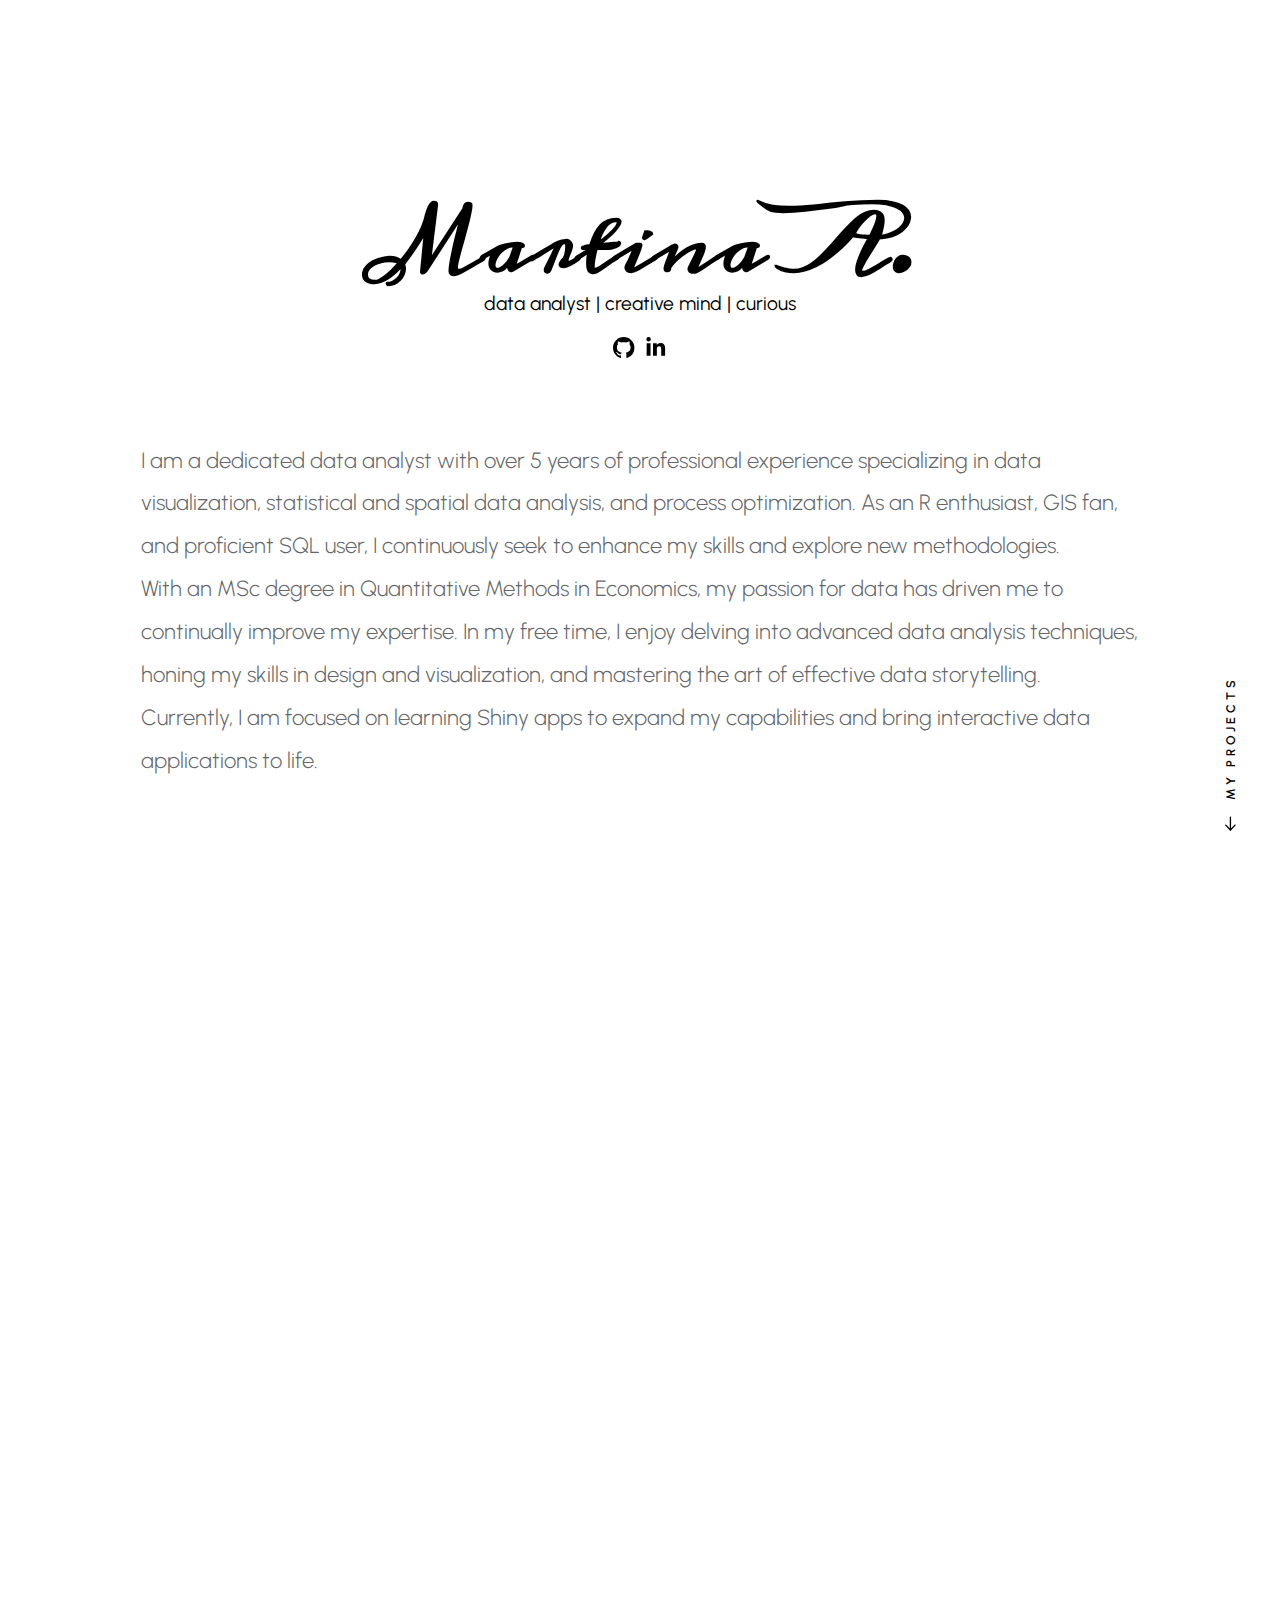
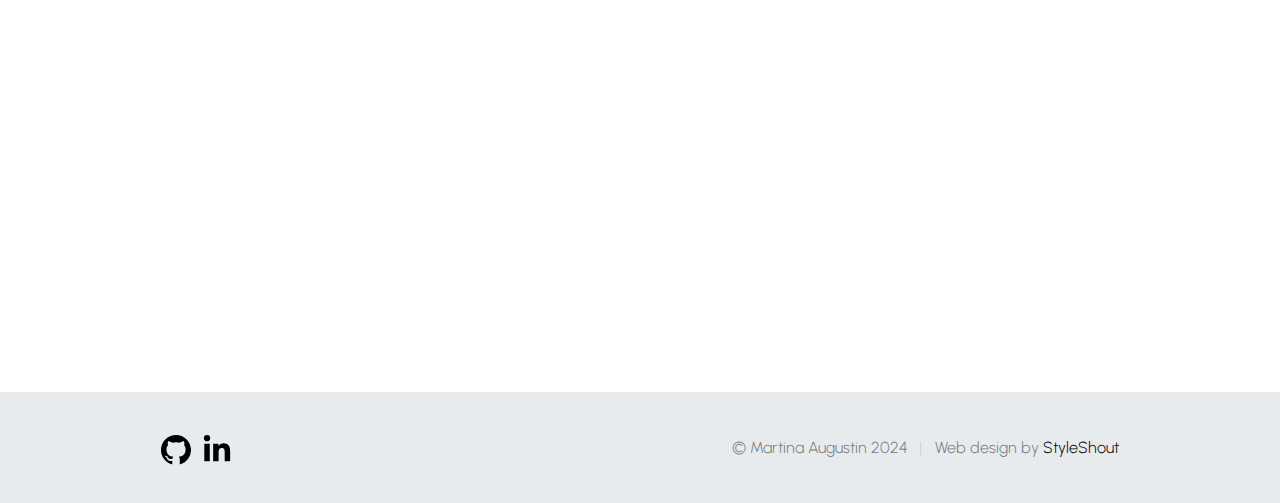
<file: index.html>
<!DOCTYPE html>
<html lang="en" class="no-js" >
<head>

    <!-- Google tag (gtag.js) -->
    <script async src="https://www.googletagmanager.com/gtag/js?id=G-JDC5VMFC86"></script>
    <script>
    window.dataLayer = window.dataLayer || [];
    function gtag(){dataLayer.push(arguments);}
    gtag('js', new Date());

    gtag('config', 'G-JDC5VMFC86');
    </script>

    <!--- basic page needs
    ================================================== -->
    <meta charset="utf-8">
    <meta name="viewport" content="width=device-width, initial-scale=1">
    <title>Martina A.</title>

    <script>
        document.documentElement.classList.remove('no-js');
        document.documentElement.classList.add('js');
    </script>

    <!-- CSS
    ================================================== -->
    <link rel="stylesheet" href="css/vendor.css">
    <link rel="stylesheet" href="css/styles.css">

    <!-- favicon
    ================================================== -->
    <link rel="icon" type="image/png" href="images/main/MA4.png">

</head>


<body id="top">


    <!-- preloader
    ================================================== -->
    <div id="preloader">
        <div id="loader" class="dots-fade">
            <div></div>
            <div></div>
            <div></div>
        </div>
    </div>


    <!-- page wrap
    ================================================== -->
    <div id="page" class="s-pagewrap ss-home">


        <!-- # site header 
        ================================================== -->
        <header id="masthead" class="s-header">
            <div class="s-header__branding">
                <p class="site-title">
                    <a href="index.html" rel="home">M.</a>
                </p>
            </div>
            <div class="row s-header__navigation">
                <nav class="s-header__nav-wrap">
                    <h3 class="s-header__nav-heading">Navigate to</h3>
                    <ul class="s-header__nav"></ul> 
                    <!-- end s-header__nav -->
                </nav> 
                <!-- end s-header__nav-wrap -->
            </div> 
            <!-- end s-header__navigation -->
            <div class="s-header__search">
                <div class="s-header__search-inner">
                    <div class="row">
                    </div> <!-- end row -->
                </div> <!-- s-header__search-inner -->
            </div> <!-- end s-header__search -->
        </header> <!-- end s-header -->


        <!-- # site-content
        ================================================== -->
        <!-- <section id="content" class="s-content"> -->

            <div id="content" class="s-content s-content--page">

                <div class="row entry-wrap">
                    <div class="column lg-12">

                        <article class="entry">

                            <header class="entry__header entry__header--narrower">
    
                                <!-- <h1 class="entry__title" style="margin-bottom:0%; font-family: Squada One, sans-serif; 
                                font-weight: 400; font-style: normal; line-height: 0.55; letter-spacing: -.3rem; ">
                                    <span style="color: #ed254e;">martina</span><br><span style="color: #93b5c6; margin-left: 12rem;">augustin</span>
                                </h1> -->
                                <h1 class="entry__title" style="margin-bottom:0%">
                                    Martina A.
                                </h1>
                                <div class="entry-meta">
                                    <p style="margin-bottom: 1.5%;">data analyst | creative mind | curious</p>
                                    <ul class="s-title__social">
                                        <li>
                                            <a href="https://github.com/martina-augustin" target="_blank">
                                                <svg xmlns="http://www.w3.org/2000/svg" fill="currentColor" class="bi bi-github" viewBox="0 0 16 16"> <path d="M8 0C3.58 0 0 3.58 0 8c0 3.54 2.29 6.53 5.47 7.59.4.07.55-.17.55-.38 0-.19-.01-.82-.01-1.49-2.01.37-2.53-.49-2.69-.94-.09-.23-.48-.94-.82-1.13-.28-.15-.68-.52-.01-.53.63-.01 1.08.58 1.23.82.72 1.21 1.87.87 2.33.66.07-.52.28-.87.51-1.07-1.78-.2-3.64-.89-3.64-3.95 0-.87.31-1.59.82-2.15-.08-.2-.36-1.02.08-2.12 0 0 .67-.21 2.2.82.64-.18 1.32-.27 2-.27.68 0 1.36.09 2 .27 1.53-1.04 2.2-.82 2.2-.82.44 1.1.16 1.92.08 2.12.51.56.82 1.27.82 2.15 0 3.07-1.87 3.75-3.65 3.95.29.25.54.73.54 1.48 0 1.07-.01 1.93-.01 2.2 0 .21.15.46.55.38A8.012 8.012 0 0 0 16 8c0-4.42-3.58-8-8-8z"/> </svg>
                                                <span class="u-screen-reader-text">Github</span>
                                            </a>  
                                            <!-- width="16" height="16"  -->
                                        </li>
                                        <li>
                                            <a href="https://www.linkedin.com/in/martina-augustin/" target="_blank">
                                                <svg xmlns="http://www.w3.org/2000/svg" viewBox="0 0 448 512"><path d="M100.28 448H7.4V148.9h92.88zM53.79 108.1C24.09 108.1 0 83.5 0 53.8a53.79 53.79 0 0 1 107.58 0c0 29.7-24.1 54.3-53.79 54.3zM447.9 448h-92.68V302.4c0-34.7-.7-79.2-48.29-79.2-48.29 0-55.69 37.7-55.69 76.7V448h-92.78V148.9h89.08v40.8h1.3c12.4-23.5 42.69-48.3 87.88-48.3 94 0 111.28 61.9 111.28 142.3V448z"/></svg>
                                                <span class="u-screen-reader-text">Linkedin</span>
                                            </a>
                                        </li>
                                    </ul>
                                </div>
    
                            </header>

                            <div class="row">
                                <div class="column lg-12">
                                    <p class="lead" style="margin-bottom: 1%;">
                                    <!-- Data analyst, creative mind, curious. <br> -->
                                    I am a dedicated data analyst with over 5 years of professional experience specializing in data visualization, 
                                    statistical and spatial data analysis, and process optimization. As an R enthusiast, GIS fan, and proficient 
                                    SQL user, I continuously seek to enhance my skills and explore new methodologies.<br>
                                    With an MSc degree in Quantitative Methods in Economics, my passion for data has driven me to continually 
                                    improve my expertise. In my free time, I enjoy delving into advanced data analysis techniques, honing my 
                                    skills in design and visualization, and mastering the art of effective data storytelling.<br>
                                    Currently, I am focused on learning Shiny apps to expand my capabilities and bring interactive data applications to life.
                                    </p>
                                </div>
                            </div> <!-- end row -->

                        </article>

                    </div>

                </div>

            </div>

                <a href="#bricks" class="hero__scroll-down smoothscroll">
                    <svg width="24" height="24" fill="none" viewBox="0 0 24 24">
                        <path stroke="currentColor" stroke-linecap="round" stroke-linejoin="round" stroke-width="1.5" d="M10.25 6.75L4.75 12L10.25 17.25"></path>
                        <path stroke="currentColor" stroke-linecap="round" stroke-linejoin="round" stroke-width="1.5" d="M19.25 12H5"></path>
                    </svg>
                    <span>My projects</span>
                </a>

            </div> <!-- end hero -->

            <section id="content" class="s-content">

            <!--  masonry -->
            <div id="bricks" class="bricks">

                <div class="masonry">
                    
                    <div class="bricks-wrapper" data-animate-block>

                        <div class="grid-sizer"></div>
        
                        <!-- tile 1 -->

                        <article class="brick entry" data-animate-el>
                            <div class="entry__thumb">
                                <a href="R-data-viz.html" class="thumb-link">
                                    <img src="images/main/R-data-viz.png" alt=""></a>
                            </div>  
                            <div class="entry__text">
                                <div class="entry__header">
                                    <div class="entry__meta">
                                        <span class="cat-links">
                                            <a href="#">Data visualisation</a>
                                        </span>
                                    </div>
                                    <h2 class="entry__title"><a href="R-data-viz.html">Three Graphs to Analyze Commuting Patterns in the UK</a></h2>
                                </div>
                                <div class="entry__excerpt">
                                    <p>
                                        Explore the commuting patterns across the UK and understand potential traffic impacts if public transport 
                                        users switch to private cars. The analysis, using geo-spatial insight and data visualization, offers 
                                        insights based on pre-pandemic data.
                                    </p>
                                </div>
                                <a class="entry__more-link" href="R-data-viz.html">Read More</a>
                            </div> 
                        </article> 

                        <!-- tile 2 -->

                        <article class="brick entry" data-animate-el>
                            <div class="entry__thumb">
                                <a href="R-markdown-report.html" class="thumb-link">
                                    <img src="images/main/R-markdown-report.png"  alt=""></a>
                            </div>  
                            <div class="entry__text">
                                <div class="entry__header">
                                    <div class="entry__meta">
                                        <span class="cat-links">
                                            <a href="#">Data communication</a>
                                        </span>
                                    </div>
                                    <h2 class="entry__title"><a href="R-markdown-report.html">Automating Analytical Reports with R Markdown</a></h2>
                                </div>
                                <div class="entry__excerpt">
                                    <p>
                                        Learn how to automate the creation of analytical reports with R Markdown, transforming raw data into 
                                        interactive and visually engaging reports. This example demonstrates the power of R for streamlining 
                                        feedback and making data-driven decisions.
                                    </p>
                                </div>
                                <a class="entry__more-link" href="R-markdown-report.html">Read More</a>
                            </div> 
                        </article> 

                        <!-- tile 3 -->

                        <article class="brick entry" data-animate-el>
                            <div class="entry__thumb">
                                <a href="R-markdown-slides.html" class="thumb-link">
                                    <img src="images/main/R-markdown-slides2.png"  alt=""></a>
                            </div>  
                            <div class="entry__text">
                                <div class="entry__header">
                                    <div class="entry__meta">
                                        <span class="cat-links">
                                            <a href="#">Data communication</a>
                                        </span>
                                    </div>
                                    <h2 class="entry__title"><a href="R-markdown-slides.html">Creating Slides Programmatically with R Markdown</a></h2>
                                </div>
                                <div class="entry__excerpt">
                                    <p>
                                        Explore how R Markdown can revolutionize your presentations, making them dynamic, easily updatable, and visually 
                                        striking. Whether you're showcasing data analysis or providing quick reports, see why this method is worth the effort.
                                    </p>
                                </div>
                                <a class="entry__more-link" href="R-markdown-slides.html">Read More</a>
                            </div> 
                        </article> 

                    </div> <!-- end bricks-wrapper -->

                </div> <!-- end masonry-->

            </div> <!-- end bricks -->

        </section> <!-- end s-content -->


        <!-- # site-footer
        ================================================== -->
        <footer id="colophon" class="s-footer">

            <div class="row s-footer__bottom">

                <div class="column lg-6 md-6 tab-12">
                    <ul class="s-footer__social">
                        <li>
                            <a href="https://github.com/martina-augustin" target="_blank">
                                <svg xmlns="http://www.w3.org/2000/svg" width="16" height="16" fill="currentColor" class="bi bi-github" viewBox="0 0 16 16"> <path d="M8 0C3.58 0 0 3.58 0 8c0 3.54 2.29 6.53 5.47 7.59.4.07.55-.17.55-.38 0-.19-.01-.82-.01-1.49-2.01.37-2.53-.49-2.69-.94-.09-.23-.48-.94-.82-1.13-.28-.15-.68-.52-.01-.53.63-.01 1.08.58 1.23.82.72 1.21 1.87.87 2.33.66.07-.52.28-.87.51-1.07-1.78-.2-3.64-.89-3.64-3.95 0-.87.31-1.59.82-2.15-.08-.2-.36-1.02.08-2.12 0 0 .67-.21 2.2.82.64-.18 1.32-.27 2-.27.68 0 1.36.09 2 .27 1.53-1.04 2.2-.82 2.2-.82.44 1.1.16 1.92.08 2.12.51.56.82 1.27.82 2.15 0 3.07-1.87 3.75-3.65 3.95.29.25.54.73.54 1.48 0 1.07-.01 1.93-.01 2.2 0 .21.15.46.55.38A8.012 8.012 0 0 0 16 8c0-4.42-3.58-8-8-8z"/> </svg>
                                <span class="u-screen-reader-text">Github</span>
                            </a>
                        </li>
                        <li>
                            <a href="https://www.linkedin.com/in/martina-augustin/" target="_blank">
                                <svg xmlns="http://www.w3.org/2000/svg" viewBox="0 0 448 512"><path d="M100.28 448H7.4V148.9h92.88zM53.79 108.1C24.09 108.1 0 83.5 0 53.8a53.79 53.79 0 0 1 107.58 0c0 29.7-24.1 54.3-53.79 54.3zM447.9 448h-92.68V302.4c0-34.7-.7-79.2-48.29-79.2-48.29 0-55.69 37.7-55.69 76.7V448h-92.78V148.9h89.08v40.8h1.3c12.4-23.5 42.69-48.3 87.88-48.3 94 0 111.28 61.9 111.28 142.3V448z"/></svg>
                                <span class="u-screen-reader-text">Linkedin</span>
                            </a>
                        </li>
                    </ul>
                    
                </div>
                <div class="column lg-6 md-6 tab-12" >
                    <div class="ss-copyright">
                        <span>© Martina Augustin 2024</span> 
                        <span>Web design by <a href="https://www.styleshout.com/" target="_blank">StyleShout</a></span>
                    </div>
                </div>

            </div> <!-- end s-footer__bottom -->
           
            <div class="ss-go-top">
                <a class="smoothscroll" title="Back to Top" href="#top">
                    <svg width="24" height="24" fill="none" viewBox="0 0 24 24">
                        <path stroke="currentColor" stroke-linecap="round" stroke-linejoin="round" stroke-width="1.5" d="M17.25 10.25L12 4.75L6.75 10.25"/>
                        <path stroke="currentColor" stroke-linecap="round" stroke-linejoin="round" stroke-width="1.5" d="M12 19.25V5.75"/>
                    </svg>
                </a>
            </div> <!-- end ss-go-top -->

        </footer><!-- end s-footer -->


    <!-- Java Script
    ================================================== -->
    <script src="js/plugins.js"></script>
    <script src="js/main.js"></script>

</body>
</html>
</file>
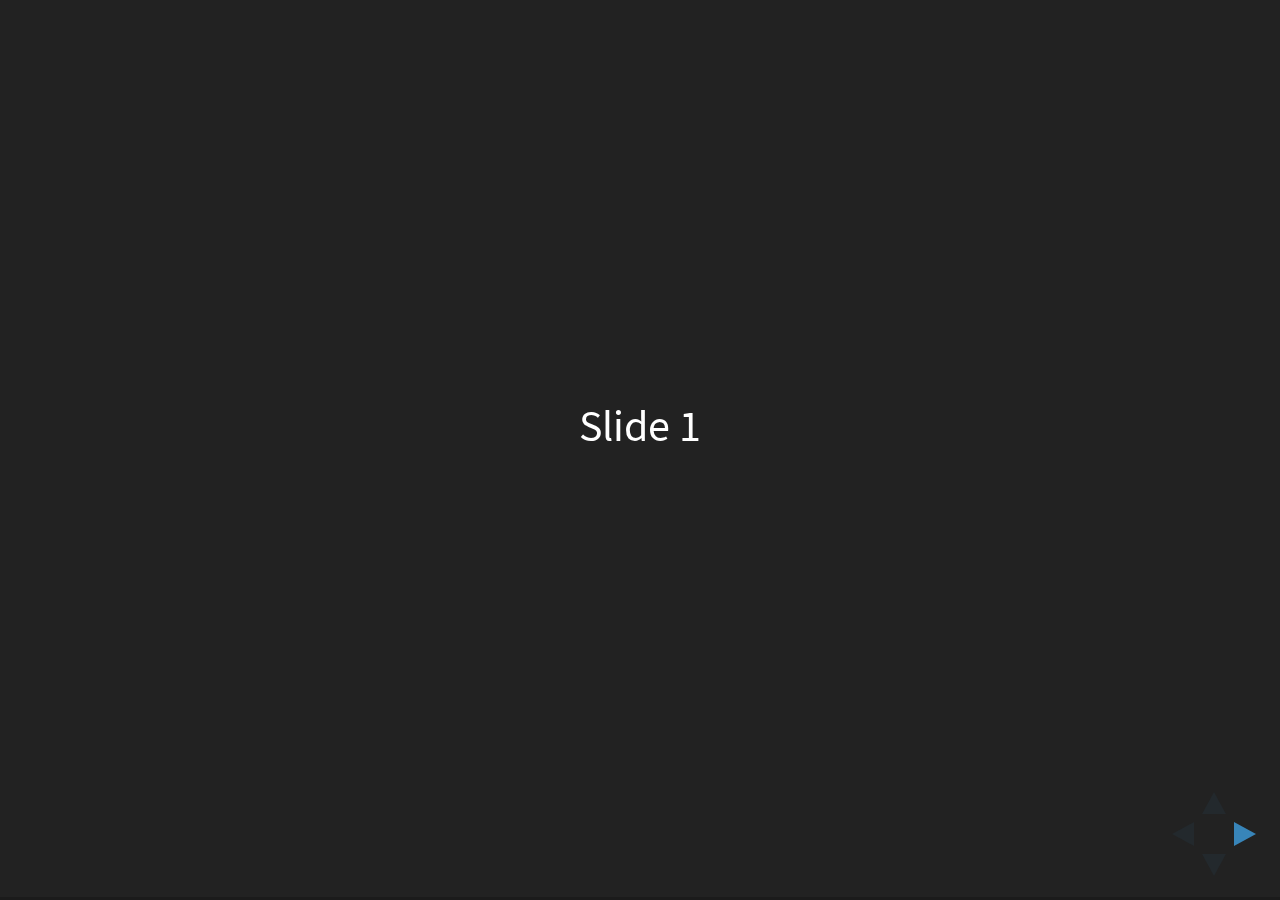
<file: R/slides/slides_files/reveal.js-3.3.0.1/index.html>
<!doctype html>
<html>
	<head>
		<meta charset="utf-8">
		<meta name="viewport" content="width=device-width, initial-scale=1.0, maximum-scale=1.0, user-scalable=no">

		<title>reveal.js</title>

		<link rel="stylesheet" href="css/reveal.css">
		<link rel="stylesheet" href="css/theme/black.css">

		<!-- Theme used for syntax highlighting of code -->
		<link rel="stylesheet" href="lib/css/zenburn.css">

		<!-- Printing and PDF exports -->
		<script>
			var link = document.createElement( 'link' );
			link.rel = 'stylesheet';
			link.type = 'text/css';
			link.href = window.location.search.match( /print-pdf/gi ) ? 'css/print/pdf.css' : 'css/print/paper.css';
			document.getElementsByTagName( 'head' )[0].appendChild( link );
		</script>
	</head>
	<body>
		<div class="reveal">
			<div class="slides">
				<section>Slide 1</section>
				<section>Slide 2</section>
			</div>
		</div>

		<script src="lib/js/head.min.js"></script>
		<script src="js/reveal.js"></script>

		<script>
			// More info https://github.com/hakimel/reveal.js#configuration
			Reveal.initialize({
				history: true,

				// More info https://github.com/hakimel/reveal.js#dependencies
				dependencies: [
					{ src: 'plugin/markdown/marked.js' },
					{ src: 'plugin/markdown/markdown.js' },
					{ src: 'plugin/notes/notes.js', async: true },
					{ src: 'plugin/highlight/highlight.js', async: true, callback: function() { hljs.initHighlightingOnLoad(); } }
				]
			});
		</script>
	</body>
</html>
</file>
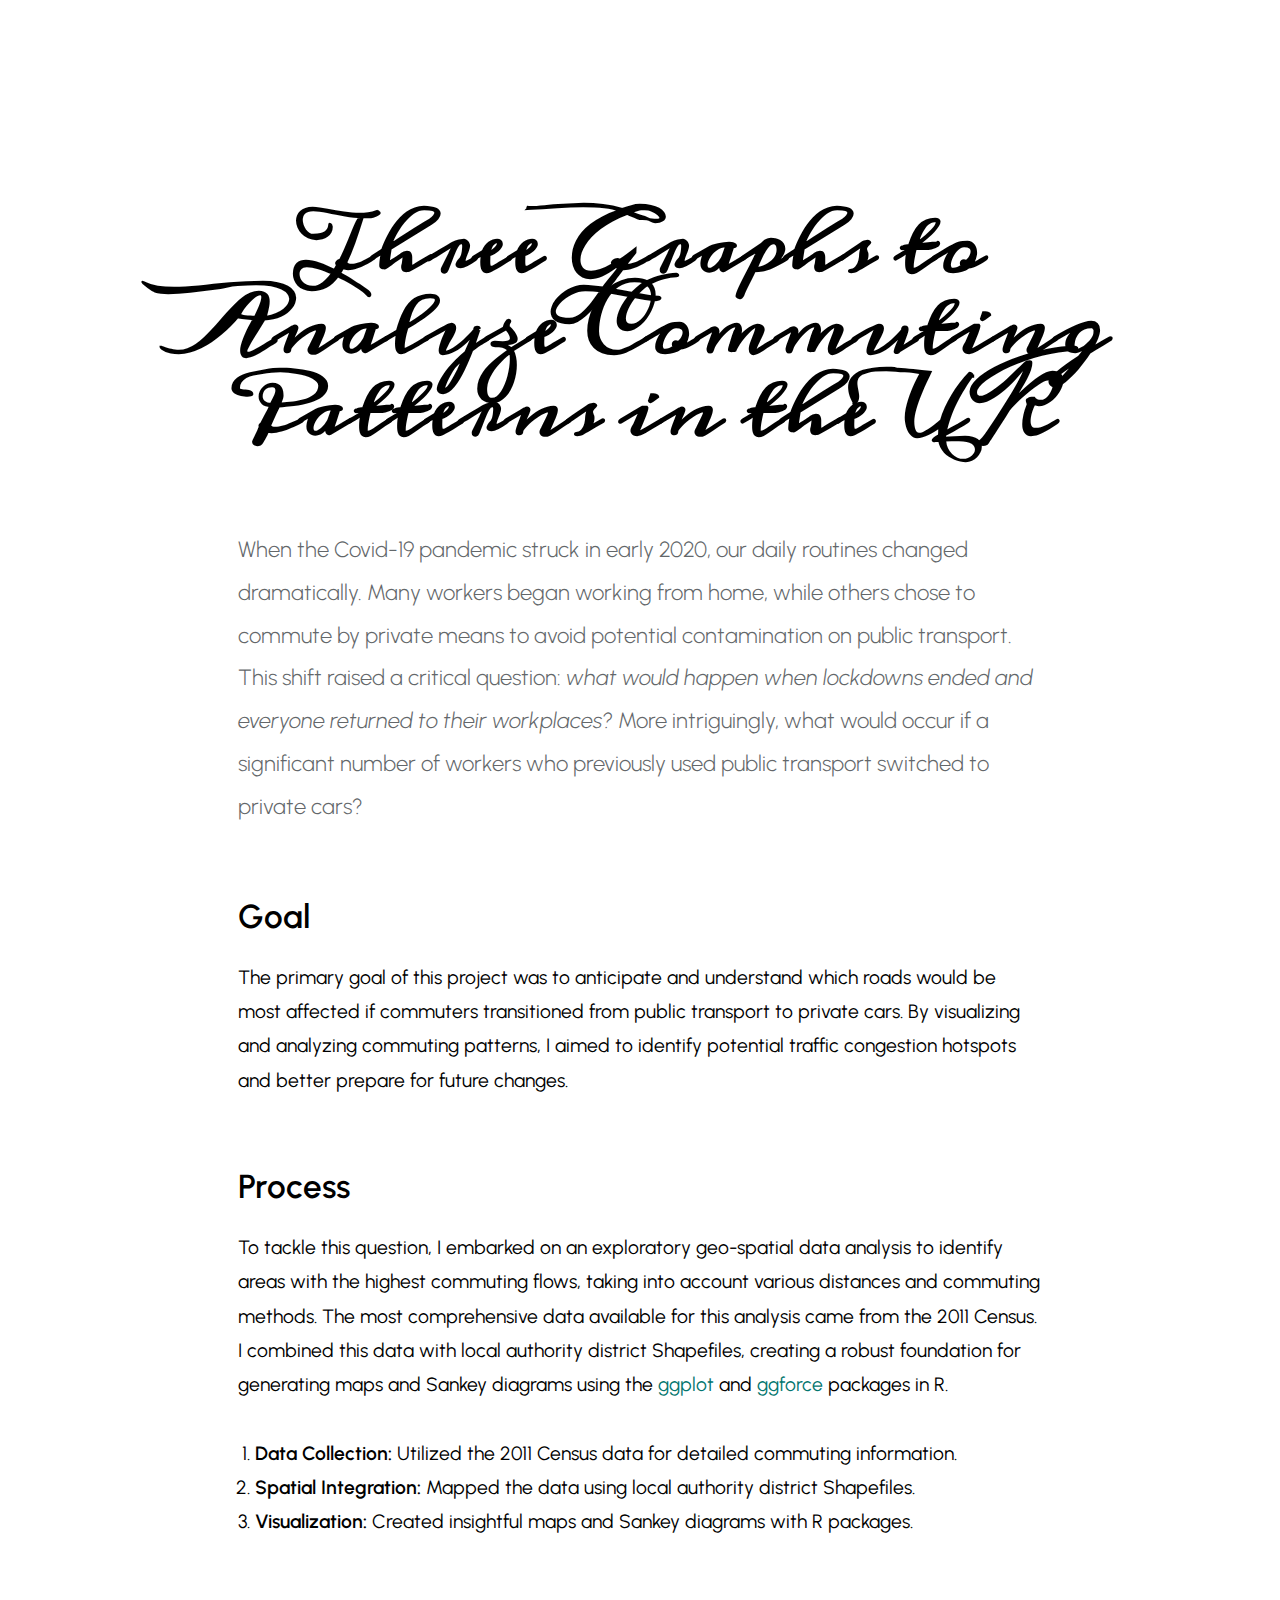
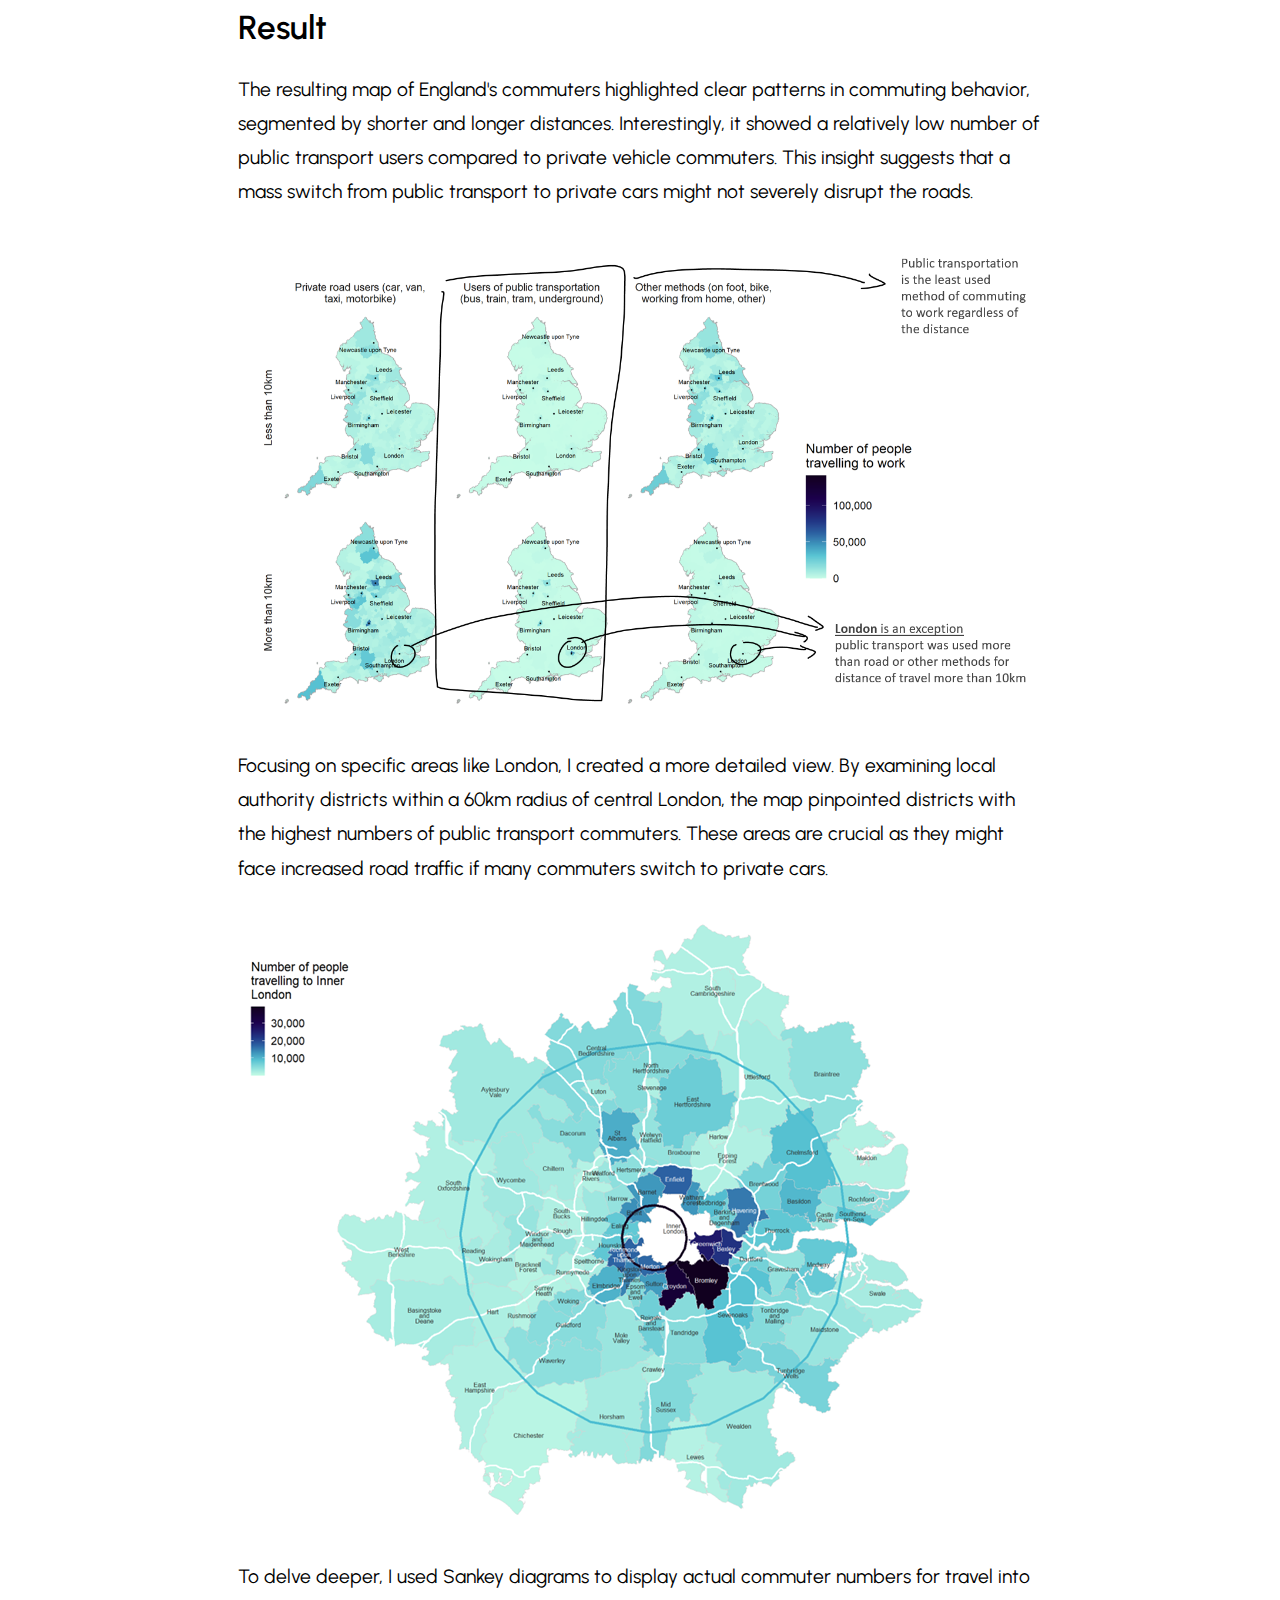
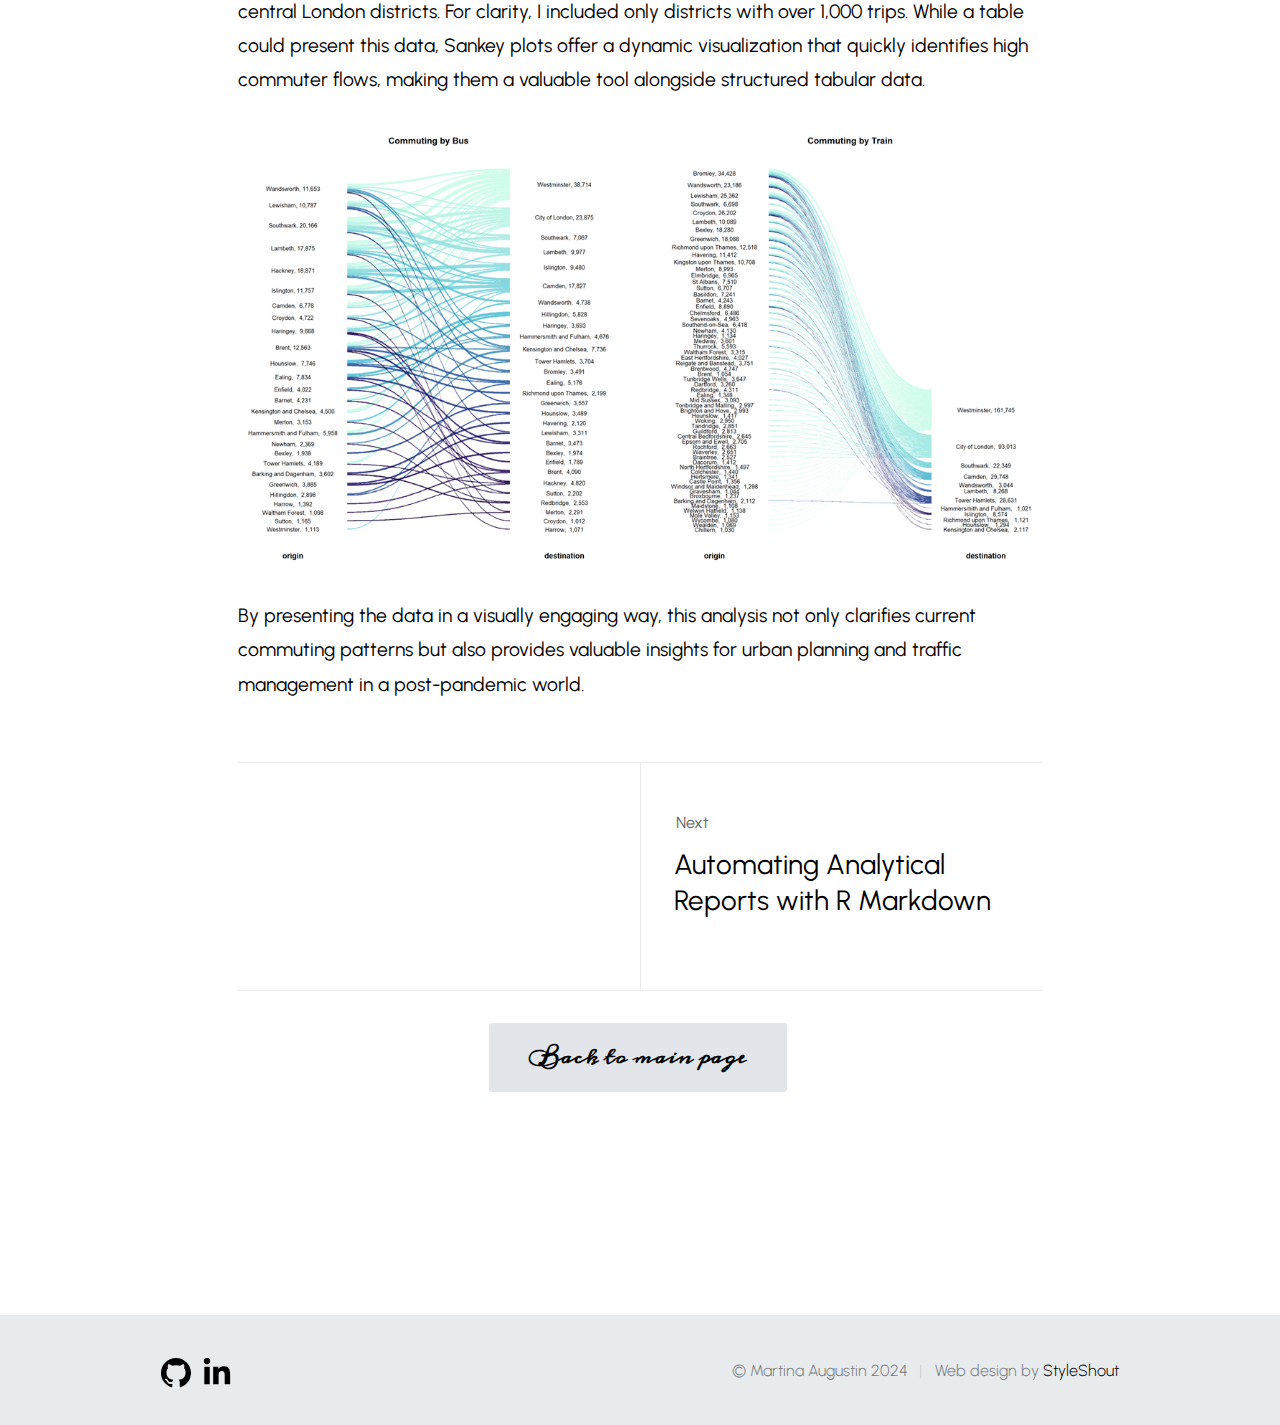
<file: R-data-viz.html>
<!DOCTYPE html>
<html lang="en" class="no-js" >
<head>

    <!-- Google tag (gtag.js) -->
    <script async src="https://www.googletagmanager.com/gtag/js?id=G-JDC5VMFC86"></script>
    <script>
    window.dataLayer = window.dataLayer || [];
    function gtag(){dataLayer.push(arguments);}
    gtag('js', new Date());

    gtag('config', 'G-JDC5VMFC86');
    </script>

    <!--- basic page needs
    ================================================== -->
    <meta charset="utf-8">
    <meta name="viewport" content="width=device-width, initial-scale=1">
    <title>Martina A. | Origin-destination data viz</title>

    <script>
        document.documentElement.classList.remove('no-js');
        document.documentElement.classList.add('js');
    </script>

    <!-- CSS
    ================================================== -->
    <link rel="stylesheet" href="css/vendor.css">
    <link rel="stylesheet" href="css/styles.css">

</head>

<body id="top">


    <!-- preloader
    ================================================== -->
    <div id="preloader">
        <div id="loader" class="dots-fade">
            <div></div>
            <div></div>
            <div></div>
        </div>
    </div>


    <!-- page wrap
    ================================================== -->
    <div id="page" class="s-pagewrap">


        <!-- # site header 
        ================================================== -->
        <header id="masthead" class="s-header">

            <div class="row s-header__navigation">

                <nav class="s-header__nav-wrap">
    
                    <h3 class="s-header__nav-heading">Navigate to</h3>
    
                    <ul class="s-header__nav"></ul> 
                    <!-- end s-header__nav -->

                </nav> 
                <!-- end s-header__nav-wrap -->
    
            </div> 
            <!-- end s-header__navigation -->

            <div class="s-header__search">

                <div class="s-header__search-inner">
                    <div class="row">
    
                    </div> <!-- end row -->
                </div> <!-- s-header__search-inner -->
    
            </div> <!-- end s-header__search -->

        </header> <!-- end s-header -->


        <!-- # site-content
        ================================================== -->
        <div id="content" class="s-content s-content--blog">

                <div class="row entry-wrap">
                    <div class="column lg-12">

                        <article class="entry format-standard">

                            <header class="entry__header">
    
                                <h1 class="entry__title">
                                    Three Graphs to Analyze Commuting Patterns in the UK
                                </h1>

                            </header>

                            <div class="content-primary">

                                <div class="entry__content">
                                    <p class="lead">
                                        When the Covid-19 pandemic struck in early 2020, our daily routines changed dramatically. 
                                        Many workers began working from home, while others chose to commute by private means to 
                                        avoid potential contamination on public transport. This shift raised a critical question: 
                                        <i>what would happen when lockdowns ended and everyone returned to their workplaces?</i> 
                                        More intriguingly, what would occur if a significant number of workers who previously used 
                                        public transport switched to private cars?</p> 

                                    <h3>Goal</h3>
                                    
                                    <p>The primary goal of this project was to anticipate and understand which roads would be most 
                                        affected if commuters transitioned from public transport to private cars. By visualizing and 
                                        analyzing commuting patterns, I aimed to identify potential traffic congestion hotspots and 
                                        better prepare for future changes.</p>

                                    <h3>Process</h3>
                                    
                                    <p>To tackle this question, I embarked on an exploratory geo-spatial data analysis to identify areas 
                                        with the highest commuting flows, taking into account various distances and commuting methods. 
                                        The most comprehensive data available for this analysis came from the 2011 Census. I combined 
                                        this data with local authority district Shapefiles, creating a robust foundation for generating 
                                        maps and Sankey diagrams using the 
                                        <a href="https://ggplot2.tidyverse.org/index.html" target="_blank">ggplot</a> and 
                                        <a href="https://exts.ggplot2.tidyverse.org/ggforce.html" target="_blank">ggforce</a> packages in R.
                                    </p>
                                    <ol>
                                        <li><b>Data Collection: </b>Utilized the 2011 Census data for detailed commuting information.</li>
                                        <li><b>Spatial Integration: </b>Mapped the data using local authority district Shapefiles.</li>
                                        <li><b>Visualization: </b>Created insightful maps and Sankey diagrams with R packages.</li>
                                    </ol>
                                                                        
                                    <h3>Result</h3>
                                    
                                    <p>The resulting map of England's commuters highlighted clear patterns in commuting behavior, segmented 
                                        by shorter and longer distances. Interestingly, it showed a relatively low number of public transport 
                                        users compared to private vehicle commuters. This insight suggests that a mass switch from public 
                                        transport to private cars might not severely disrupt the roads.</p>
                                    <p><img class="img-responsive" alt="" src="./images/data-viz/map_england_census.png"></p>
                                    <p>Focusing on specific areas like London, I created a more detailed view. By examining local authority 
                                        districts within a 60km radius of central London, the map pinpointed districts with the highest numbers 
                                        of public transport commuters. These areas are crucial as they might face increased road traffic if many 
                                        commuters switch to private cars.</p>
                                    <p><img class="img-responsive" alt="" src="./images/data-viz/sankey_map.png"></p>
                                    <p>To delve deeper, I used Sankey diagrams to display actual commuter numbers for travel into central London 
                                        districts. For clarity, I included only districts with over 1,000 trips. While a table could present 
                                        this data, Sankey plots offer a dynamic visualization that quickly identifies high commuter flows, 
                                        making them a valuable tool alongside structured tabular data.<br>
                                        </p>
                                    <div class="row">
                                        <div class="column lg-6 tab-12">
                                            <p><img class="img-responsive" alt="" src="./images/data-viz/sankey_bus.png"></p>
                                        </div>
                                        <div class="column lg-6 tab-12">
                                            <p><img class="img-responsive" alt="" src="./images/data-viz/sankey_train.png"></p>
                                        </div>
                                    </div>
                                    <p>By presenting the data in a visually engaging way, this analysis not only clarifies current commuting 
                                        patterns but also provides valuable insights for urban planning and traffic management in a 
                                        post-pandemic world.</p>

                                </div> 
                                <!-- end entry-content -->

                                <div class="post-nav">
                                    <!-- <div class="post-nav__prev">
                                        <a href="index.html" rel="prev">
                                            <span>Prev</span>
                                            Previous article. 
                                        </a>
                                    </div> -->
                                    <div class="post-nav__next">
                                        <a href="R-markdown-report.html" rel="next">
                                            <span>Next</span>
                                            Automating Analytical Reports with R Markdown
                                        </a>
                                    </div>
                                </div>
                                
                                <div class="column lg-12 text-center" style="margin-top: 3rem;">
                                    <p>
                                        <a class="btn" href="index.html">Back to main page</a>
                                    </p>
                                    
                                </div>

                            </div> 
                            <!-- end content-primary -->

                        </article> 
                        <!-- end entry -->

                    </div>
                </div> <!-- end entry-wrap -->
        </section> <!-- end s-content -->


        <!-- # site-footer
        ================================================== -->
        <footer id="colophon" class="s-footer">

            <div class="row s-footer__bottom">

                <div class="column lg-6 md-6 tab-12">
                    <ul class="s-footer__social">
                        <li>
                            <a href="https://github.com/martina-augustin" target="_blank">
                                <svg xmlns="http://www.w3.org/2000/svg" width="16" height="16" fill="currentColor" class="bi bi-github" viewBox="0 0 16 16"> <path d="M8 0C3.58 0 0 3.58 0 8c0 3.54 2.29 6.53 5.47 7.59.4.07.55-.17.55-.38 0-.19-.01-.82-.01-1.49-2.01.37-2.53-.49-2.69-.94-.09-.23-.48-.94-.82-1.13-.28-.15-.68-.52-.01-.53.63-.01 1.08.58 1.23.82.72 1.21 1.87.87 2.33.66.07-.52.28-.87.51-1.07-1.78-.2-3.64-.89-3.64-3.95 0-.87.31-1.59.82-2.15-.08-.2-.36-1.02.08-2.12 0 0 .67-.21 2.2.82.64-.18 1.32-.27 2-.27.68 0 1.36.09 2 .27 1.53-1.04 2.2-.82 2.2-.82.44 1.1.16 1.92.08 2.12.51.56.82 1.27.82 2.15 0 3.07-1.87 3.75-3.65 3.95.29.25.54.73.54 1.48 0 1.07-.01 1.93-.01 2.2 0 .21.15.46.55.38A8.012 8.012 0 0 0 16 8c0-4.42-3.58-8-8-8z"/> </svg>
                                <span class="u-screen-reader-text">Github</span>
                            </a>
                        </li>
                        <li>
                            <a href="https://www.linkedin.com/in/martina-augustin/" target="_blank">
                                <svg xmlns="http://www.w3.org/2000/svg" viewBox="0 0 448 512"><path d="M100.28 448H7.4V148.9h92.88zM53.79 108.1C24.09 108.1 0 83.5 0 53.8a53.79 53.79 0 0 1 107.58 0c0 29.7-24.1 54.3-53.79 54.3zM447.9 448h-92.68V302.4c0-34.7-.7-79.2-48.29-79.2-48.29 0-55.69 37.7-55.69 76.7V448h-92.78V148.9h89.08v40.8h1.3c12.4-23.5 42.69-48.3 87.88-48.3 94 0 111.28 61.9 111.28 142.3V448z"/></svg>
                                <span class="u-screen-reader-text">Linkedin</span>
                            </a>
                        </li>
                    </ul>
                </div>
                <div class="column lg-6 md-6 tab-12">
                    <div class="ss-copyright">
                        <span>© Martina Augustin 2024</span> 
                        <span>Web design by <a href="https://www.styleshout.com/" target="_blank">StyleShout</a></span>
                    </div>
                </div>

            </div> <!-- end s-footer__bottom -->
           
            <div class="ss-go-top">
                <a class="smoothscroll" title="Back to Top" href="#top">
                    <svg width="24" height="24" fill="none" viewBox="0 0 24 24">
                        <path stroke="currentColor" stroke-linecap="round" stroke-linejoin="round" stroke-width="1.5" d="M17.25 10.25L12 4.75L6.75 10.25"/>
                        <path stroke="currentColor" stroke-linecap="round" stroke-linejoin="round" stroke-width="1.5" d="M12 19.25V5.75"/>
                    </svg>
                </a>
            </div> <!-- end ss-go-top -->

        </footer><!-- end s-footer -->


    <!-- Java Script
    ================================================== -->
    <script src="js/plugins.js"></script>
    <script src="js/main.js"></script>

</body>
</html>
</file>
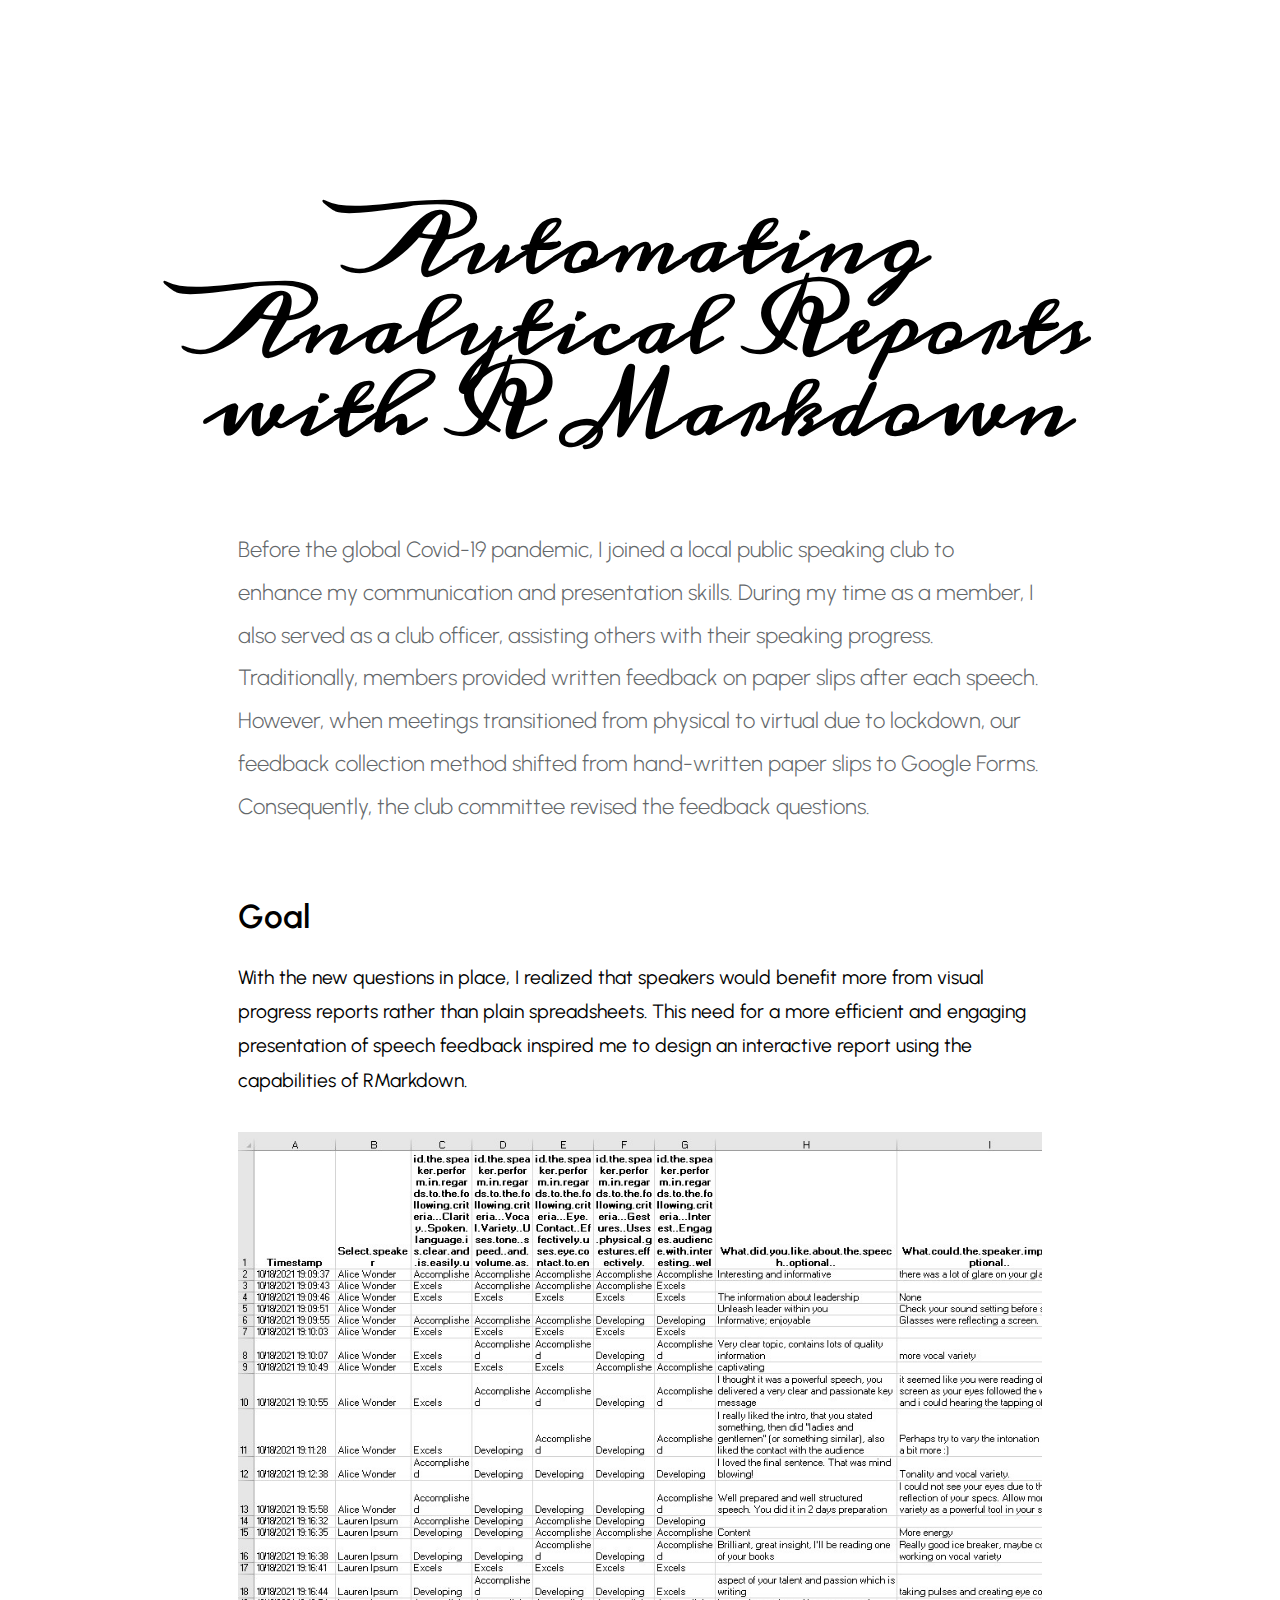
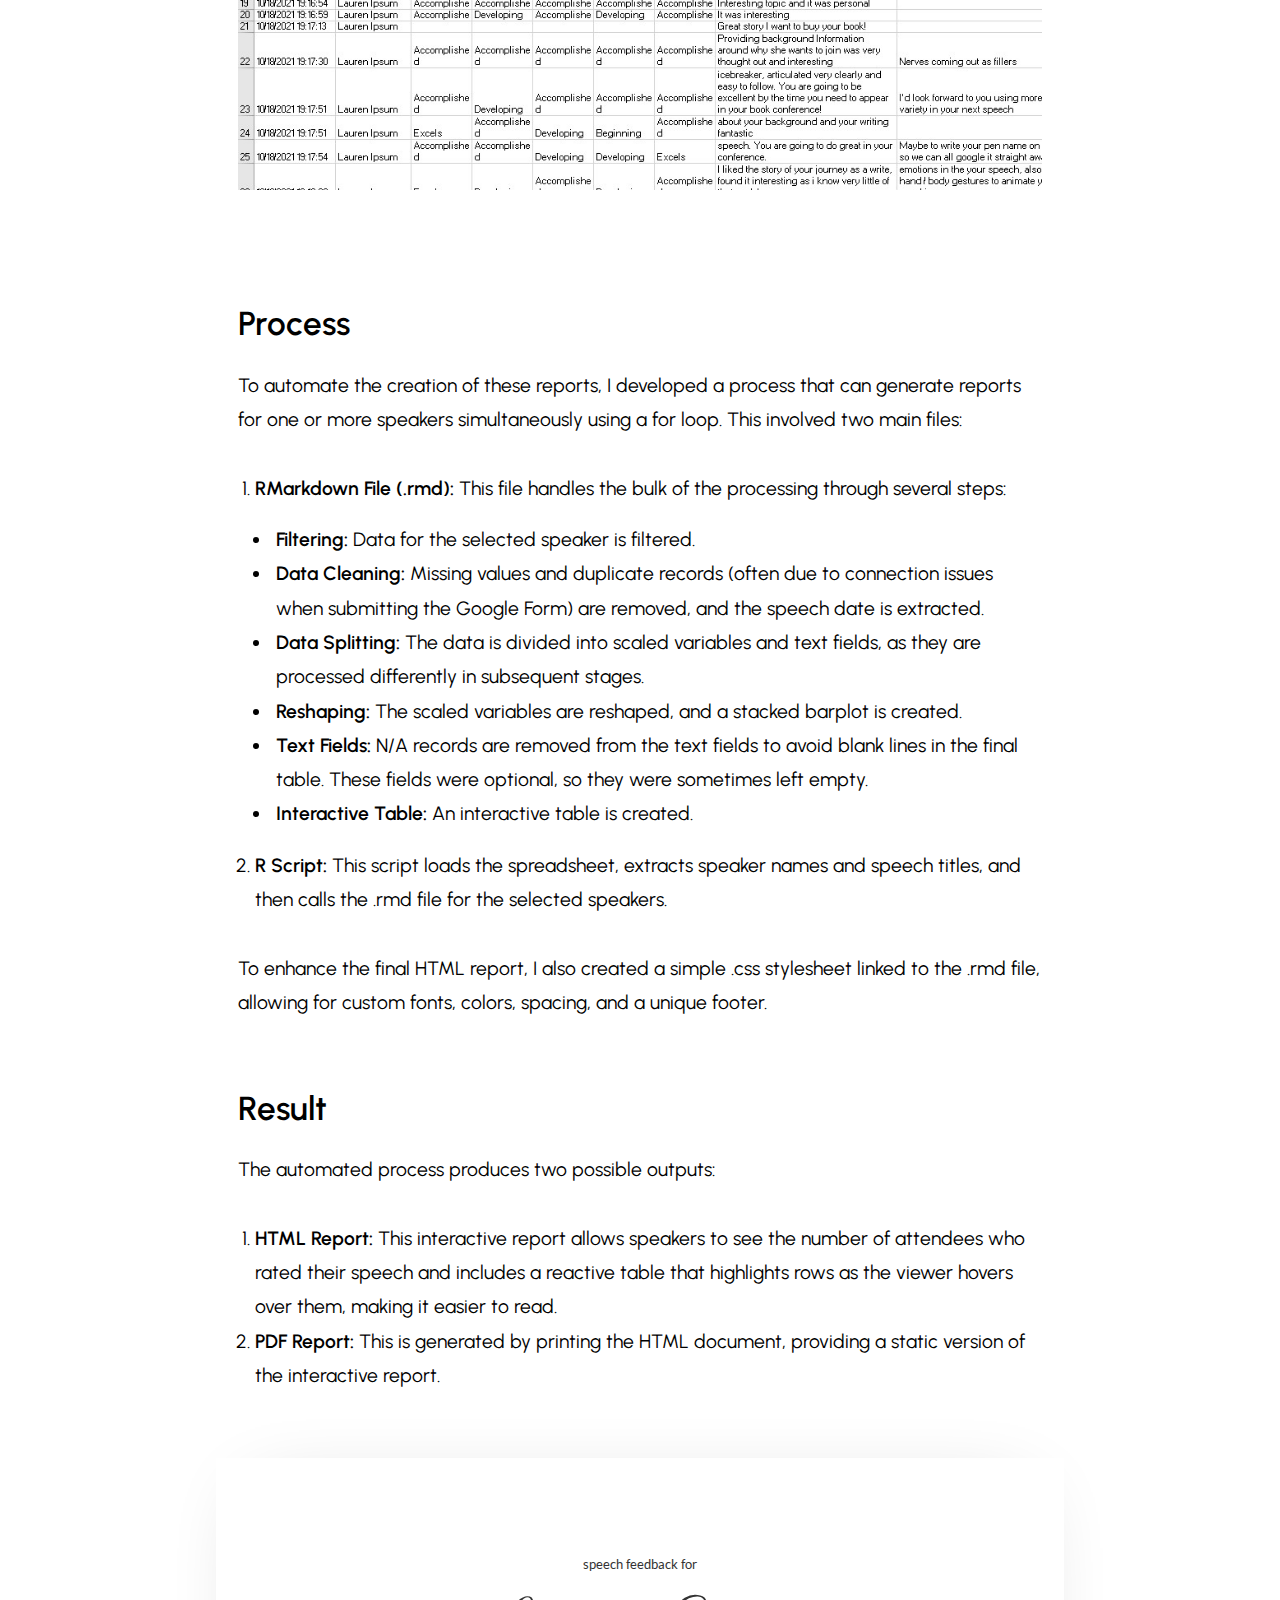
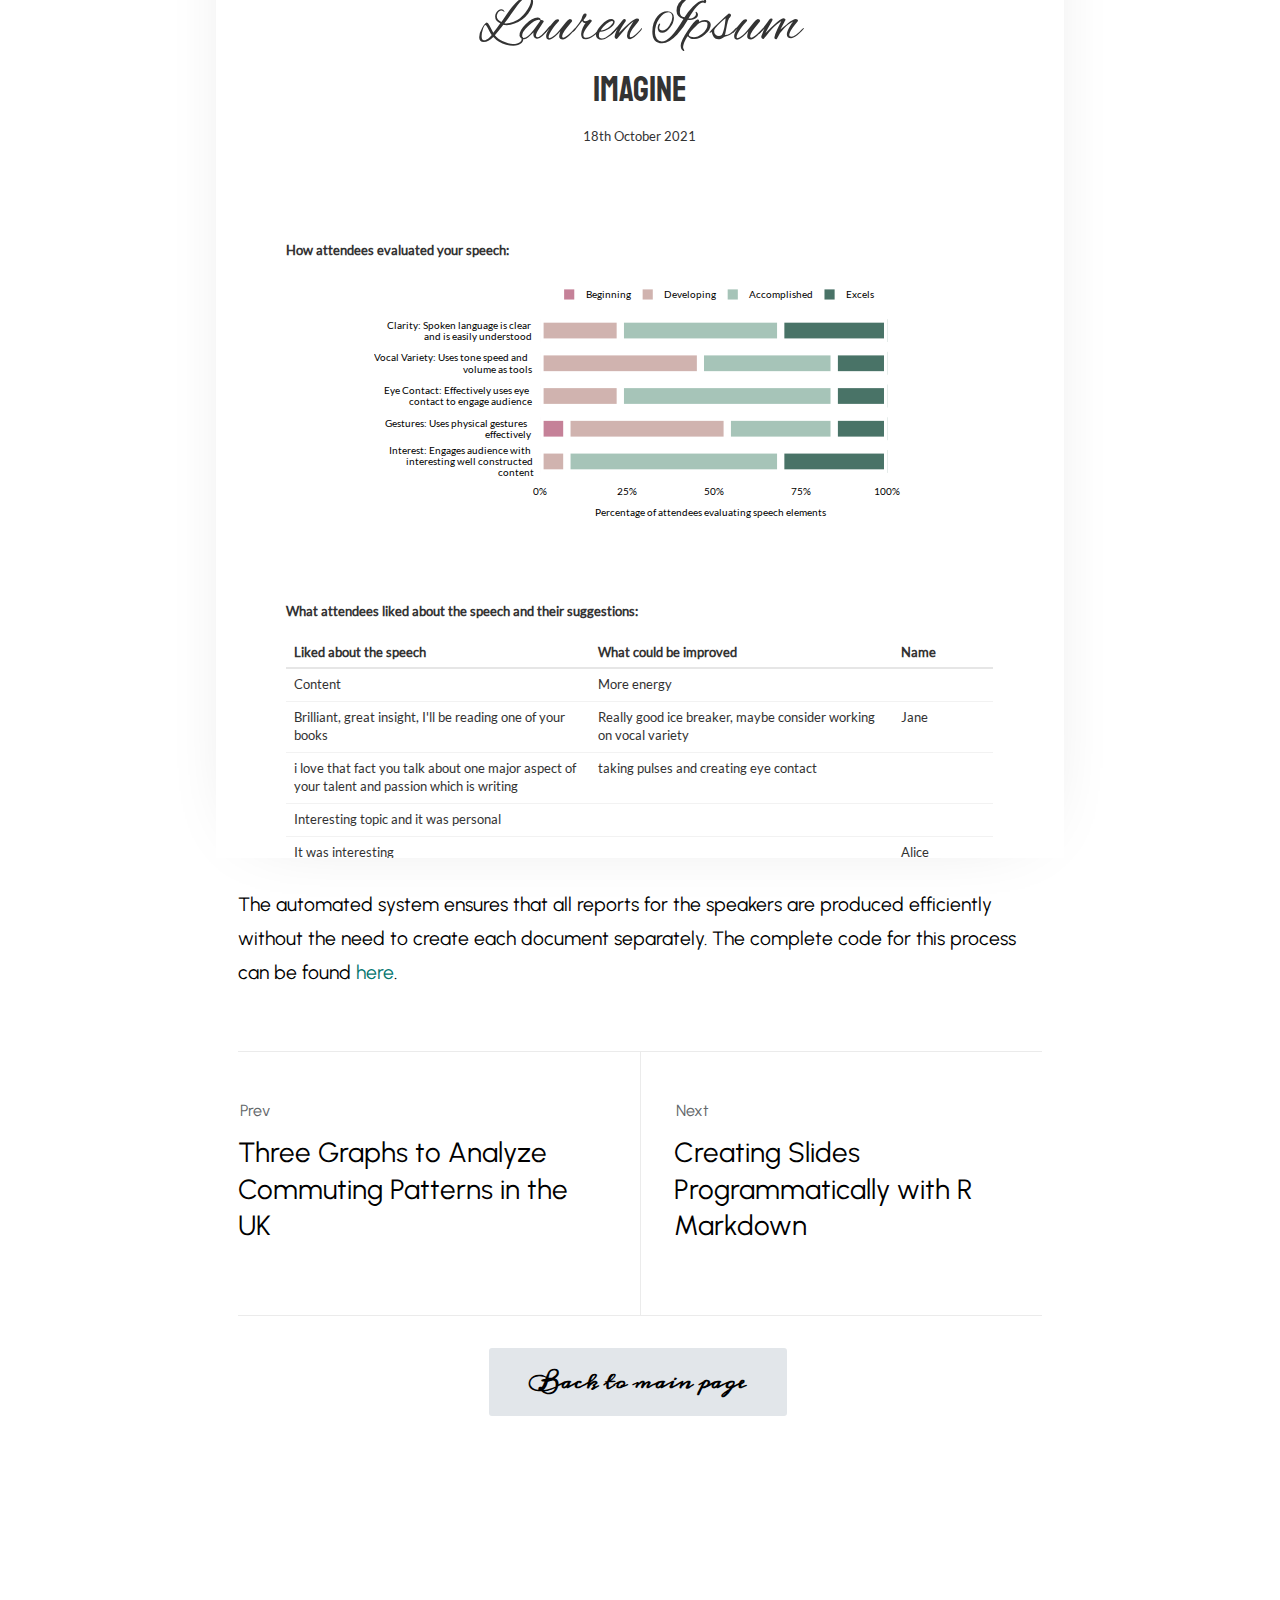
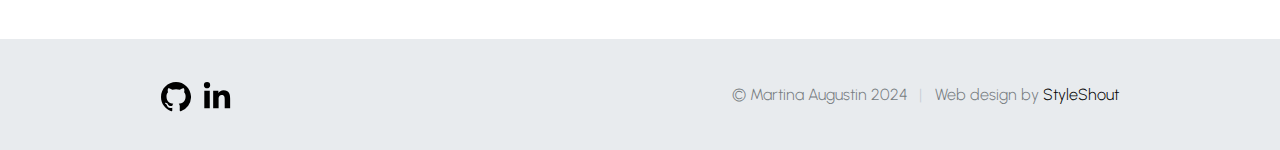
<file: R-markdown-report.html>
<!DOCTYPE html>
<html lang="en" class="no-js" >
<head>

    <!-- Google tag (gtag.js) -->
    <script async src="https://www.googletagmanager.com/gtag/js?id=G-JDC5VMFC86"></script>
    <script>
    window.dataLayer = window.dataLayer || [];
    function gtag(){dataLayer.push(arguments);}
    gtag('js', new Date());

    gtag('config', 'G-JDC5VMFC86');
    </script>

    <!--- basic page needs
    ================================================== -->
    <meta charset="utf-8">
    <meta name="viewport" content="width=device-width, initial-scale=1">
    <title>Martina A. | R Markdown report</title>

    <script>
        document.documentElement.classList.remove('no-js');
        document.documentElement.classList.add('js');
    </script>

    <!-- CSS
    ================================================== -->
    <link rel="stylesheet" href="css/vendor.css">
    <link rel="stylesheet" href="css/styles.css">

</head>

<body id="top">


    <!-- preloader
    ================================================== -->
    <div id="preloader">
        <div id="loader" class="dots-fade">
            <div></div>
            <div></div>
            <div></div>
        </div>
    </div>


    <!-- page wrap
    ================================================== -->
    <div id="page" class="s-pagewrap">


        <!-- # site header 
        ================================================== -->
        <header id="masthead" class="s-header">

            <div class="row s-header__navigation">

                <nav class="s-header__nav-wrap">
    
                    <h3 class="s-header__nav-heading">Navigate to</h3>

                </nav> 
                <!-- end s-header__nav-wrap -->
    
            </div> 
            <!-- end s-header__navigation -->

            <div class="s-header__search">

                <div class="s-header__search-inner">
                    <div class="row">
    
                    </div> <!-- end row -->
                </div> <!-- s-header__search-inner -->
    
            </div> <!-- end s-header__search -->

        </header> <!-- end s-header -->


        <!-- # site-content
        ================================================== -->
        <div id="content" class="s-content s-content--blog">

                <div class="row entry-wrap">
                    <div class="column lg-12">

                        <article class="entry format-standard">

                            <header class="entry__header">
    
                                <h1 class="entry__title">
                                    Automating Analytical Reports with R&nbspMarkdown
                                </h1>

                            </header>

                            <div class="content-primary">

                                <div class="entry__content">
                                    <p class="lead">
                                        Before the global Covid-19 pandemic, I joined a local public speaking club to enhance my 
                                        communication and presentation skills. During my time as a member, I also served as a club 
                                        officer, assisting others with their speaking progress. Traditionally, members provided 
                                        written feedback on paper slips after each speech. However, when meetings transitioned 
                                        from physical to virtual due to lockdown, our feedback collection method shifted from 
                                        hand-written paper slips to Google Forms. Consequently, the club committee revised the 
                                        feedback questions.</p> 

                                    <h3>Goal</h3>
                                    
                                    <p>
                                        With the new questions in place, I realized that speakers would benefit more from visual 
                                        progress reports rather than plain spreadsheets. This need for a more efficient and engaging 
                                        presentation of speech feedback inspired me to design an interactive report using the 
                                        capabilities of RMarkdown.
                                    </p>
                                    <img class="img-responsive" alt="" src="./images/R-report/excel-snapshot-2.jpg">
                                    <!-- <div class="row iframe">
                                        <iframe src="R/RMarkdown/csv_table.html" class="row-iframe iframe-doc" scrolling="yes"
                                            onload="resizeIframe(this)"></iframe>
                                    </div> -->

                                    <h3>Process</h3>
                                    
                                    <p>
                                        To automate the creation of these reports, I developed a process that can generate reports for 
                                        one or more speakers simultaneously using a for loop. This involved two main files:
                                        <ol>
                                            <li>
                                                <b>RMarkdown File (.rmd): </b>
                                                This file handles the bulk of the processing through several steps:
                                                <ul>
                                                    <li><b>Filtering: </b>Data for the selected speaker is filtered.</li>
                                                    <li><b>Data Cleaning: </b>Missing values and duplicate records (often due to connection issues 
                                                        when submitting the Google Form) are removed, and the speech date is extracted.</li>
                                                    <li><b>Data Splitting: </b>The data is divided into scaled variables and text fields, 
                                                        as they are processed differently in subsequent stages.</li>
                                                    <li><b>Reshaping: </b>The scaled variables are reshaped, and a stacked barplot is created.</li>
                                                    <li><b>Text Fields: </b>N/A records are removed from the text fields to avoid blank lines in the 
                                                        final table. These fields were optional, so they were sometimes left empty.</li>
                                                    <li><b>Interactive Table: </b>An interactive table is created.</li>
                                                </ul>
                                            </li>
                                            <li>
                                                <b>R Script: </b>
                                                This script loads the spreadsheet, extracts speaker names and speech titles, and then calls the .rmd 
                                                file for the selected speakers.
                                            </li>
                                        </ol>
                                        To enhance the final HTML report, I also created a simple .css stylesheet linked to the .rmd file, allowing 
                                        for custom fonts, colors, spacing, and a unique footer.
                                    </p> 


                                    <h3>Result</h3>

                                    <p>
                                        The automated process produces two possible outputs:
                                        <ol>
                                            <li><b>HTML Report: </b>This interactive report allows speakers to see the number of attendees who rated 
                                                their speech and includes a reactive table that highlights rows as the viewer hovers over them, making 
                                                it easier to read.</li>
                                            <li><b>PDF Report: </b>This is generated by printing the HTML document, providing a static version of the 
                                                interactive report.</li>
                                        </ol>
                                    </p>
                                    <!-- iframe height was sorted with the following js code: https://css-tricks.com/snippets/jquery/fit-iframe-to-content/
                    	                It seems to work well for a regular screen, however not so well for smaller screens. -->
                                    <div class="row iframe">
                                        <iframe src="R/RMarkdown/RMarkdown.html" class="row-iframe iframe-doc" scrolling="yes"
                                            onload="resizeIframe(this)"></iframe>
                                    </div>
                                    <p>
                                        The automated system ensures that all reports for the speakers are produced efficiently without the need to 
                                        create each document separately. The complete code for this process can be found 
                                        <a href="https://github.com/martina-augustin/R-Markdown-report" target="_blank">here</a>.
                                    </p>

                                </div> 
                                <!-- end entry-content -->

                                <div class="post-nav">
                                    <div class="post-nav__prev">
                                        <a href="R-data-viz.html" rel="prev">
                                            <span>Prev</span>
                                            Three Graphs to Analyze Commuting Patterns in the UK
                                        </a>
                                    </div>
                                    <div class="post-nav__next">
                                        <a href="R-markdown-slides.html" rel="next">
                                            <span>Next</span>
                                            Creating Slides Programmatically with R Markdown
                                        </a>
                                    </div>
                                </div>
                                
                                <div class="column lg-12 text-center" style="margin-top: 3rem;">
                                    <p>
                                        <a class="btn" href="index.html">Back to main page</a>
                                    </p>
                                    
                                </div>

                            </div> 
                            <!-- end content-primary -->

                        </article> 
                        <!-- end entry -->

                    </div>
                </div> <!-- end entry-wrap -->
        </section> <!-- end s-content -->


        <!-- # site-footer
        ================================================== -->
        <footer id="colophon" class="s-footer">

            <div class="row s-footer__bottom">

                <div class="column lg-6 md-6 tab-12">
                    <ul class="s-footer__social">
                        <li>
                            <a href="https://github.com/martina-augustin" target="_blank">
                                <svg xmlns="http://www.w3.org/2000/svg" width="16" height="16" fill="currentColor" class="bi bi-github" viewBox="0 0 16 16"> <path d="M8 0C3.58 0 0 3.58 0 8c0 3.54 2.29 6.53 5.47 7.59.4.07.55-.17.55-.38 0-.19-.01-.82-.01-1.49-2.01.37-2.53-.49-2.69-.94-.09-.23-.48-.94-.82-1.13-.28-.15-.68-.52-.01-.53.63-.01 1.08.58 1.23.82.72 1.21 1.87.87 2.33.66.07-.52.28-.87.51-1.07-1.78-.2-3.64-.89-3.64-3.95 0-.87.31-1.59.82-2.15-.08-.2-.36-1.02.08-2.12 0 0 .67-.21 2.2.82.64-.18 1.32-.27 2-.27.68 0 1.36.09 2 .27 1.53-1.04 2.2-.82 2.2-.82.44 1.1.16 1.92.08 2.12.51.56.82 1.27.82 2.15 0 3.07-1.87 3.75-3.65 3.95.29.25.54.73.54 1.48 0 1.07-.01 1.93-.01 2.2 0 .21.15.46.55.38A8.012 8.012 0 0 0 16 8c0-4.42-3.58-8-8-8z"/> </svg>
                                <span class="u-screen-reader-text">Github</span>
                            </a>
                        </li>
                        <li>
                            <a href="https://www.linkedin.com/in/martina-augustin/" target="_blank">
                                <svg xmlns="http://www.w3.org/2000/svg" viewBox="0 0 448 512"><path d="M100.28 448H7.4V148.9h92.88zM53.79 108.1C24.09 108.1 0 83.5 0 53.8a53.79 53.79 0 0 1 107.58 0c0 29.7-24.1 54.3-53.79 54.3zM447.9 448h-92.68V302.4c0-34.7-.7-79.2-48.29-79.2-48.29 0-55.69 37.7-55.69 76.7V448h-92.78V148.9h89.08v40.8h1.3c12.4-23.5 42.69-48.3 87.88-48.3 94 0 111.28 61.9 111.28 142.3V448z"/></svg>
                                <span class="u-screen-reader-text">Linkedin</span>
                            </a>
                        </li>
                    </ul>
                </div>
                <div class="column lg-6 md-6 tab-12">
                    <div class="ss-copyright">
                        <span>© Martina Augustin 2024</span> 
                        <span>Web design by <a href="https://www.styleshout.com/" target="_blank">StyleShout</a></span>
                    </div>
                </div>

            </div> <!-- end s-footer__bottom -->
           
            <div class="ss-go-top">
                <a class="smoothscroll" title="Back to Top" href="#top">
                    <svg width="24" height="24" fill="none" viewBox="0 0 24 24">
                        <path stroke="currentColor" stroke-linecap="round" stroke-linejoin="round" stroke-width="1.5" d="M17.25 10.25L12 4.75L6.75 10.25"/>
                        <path stroke="currentColor" stroke-linecap="round" stroke-linejoin="round" stroke-width="1.5" d="M12 19.25V5.75"/>
                    </svg>
                </a>
            </div> <!-- end ss-go-top -->

        </footer><!-- end s-footer -->


    <!-- Java Script
    ================================================== -->
    <script src="js/plugins.js"></script>
    <script src="js/main.js"></script>

</body>
</html>
</file>
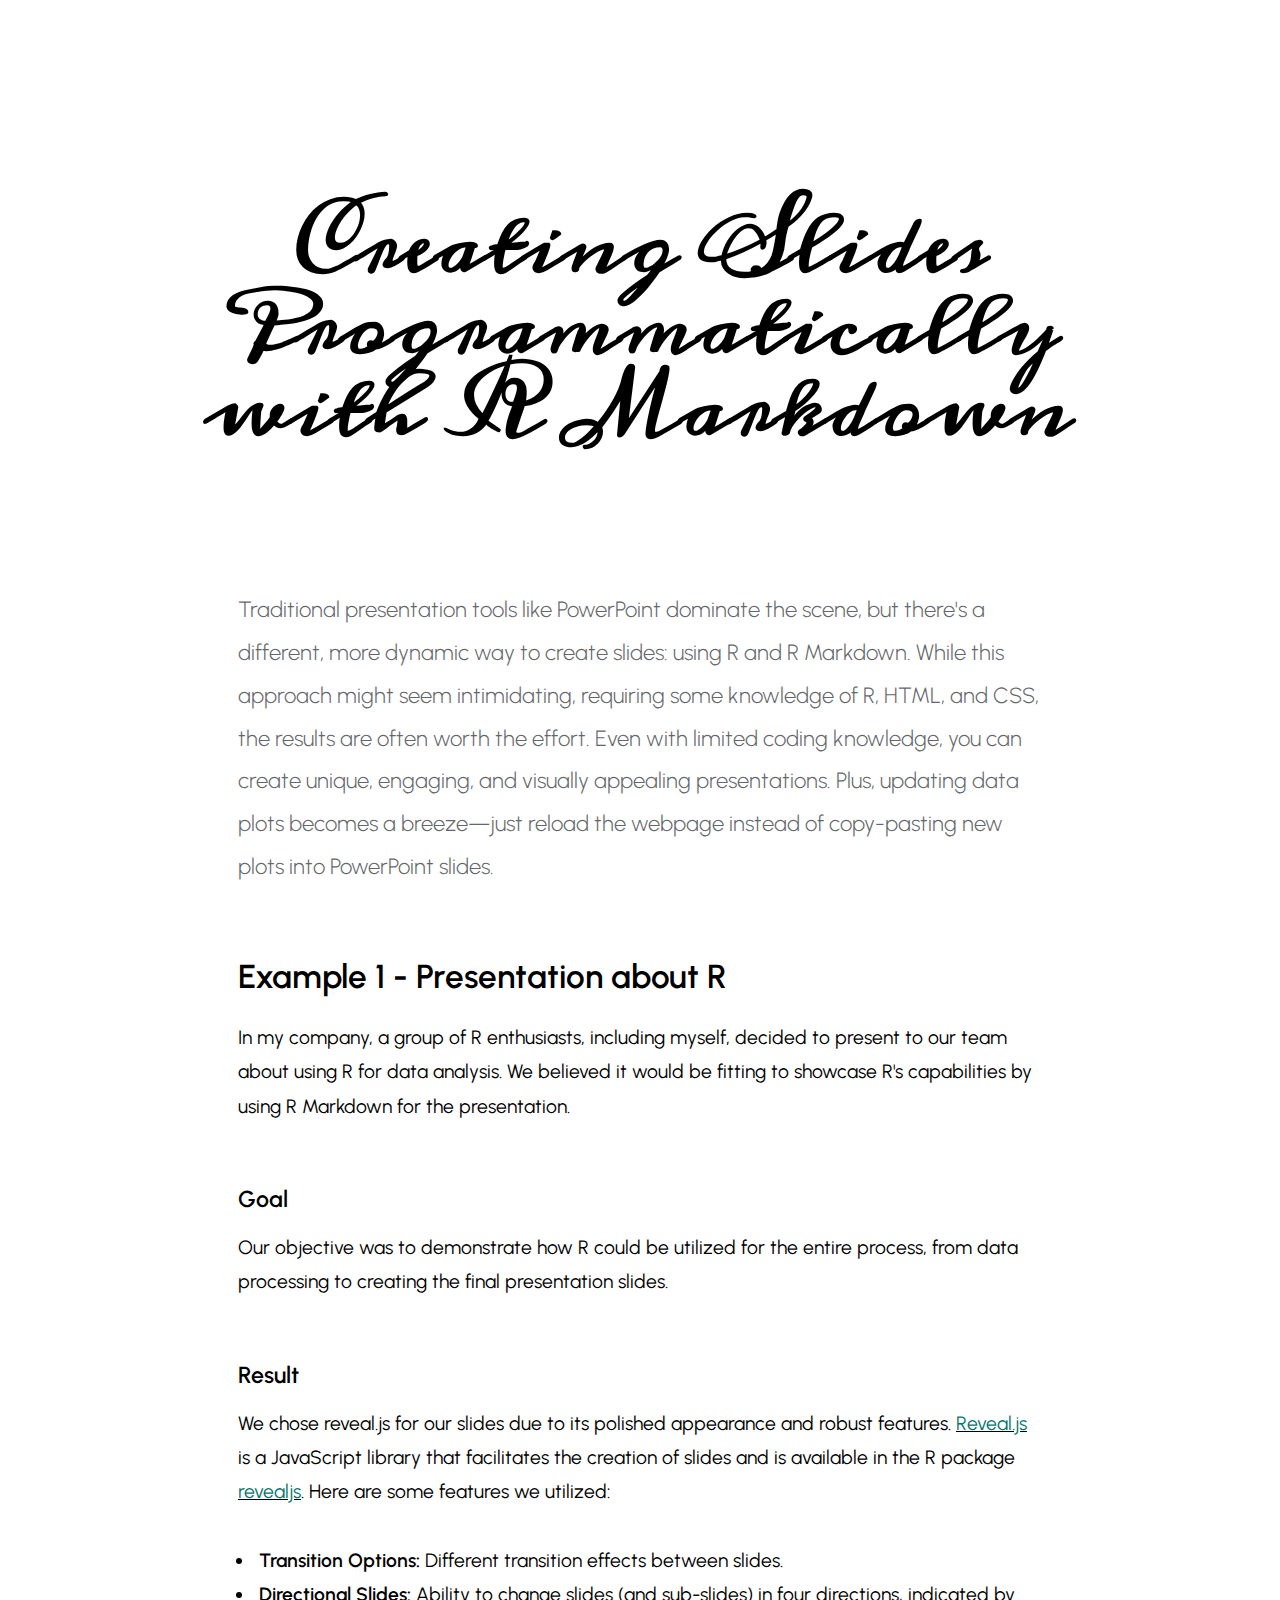
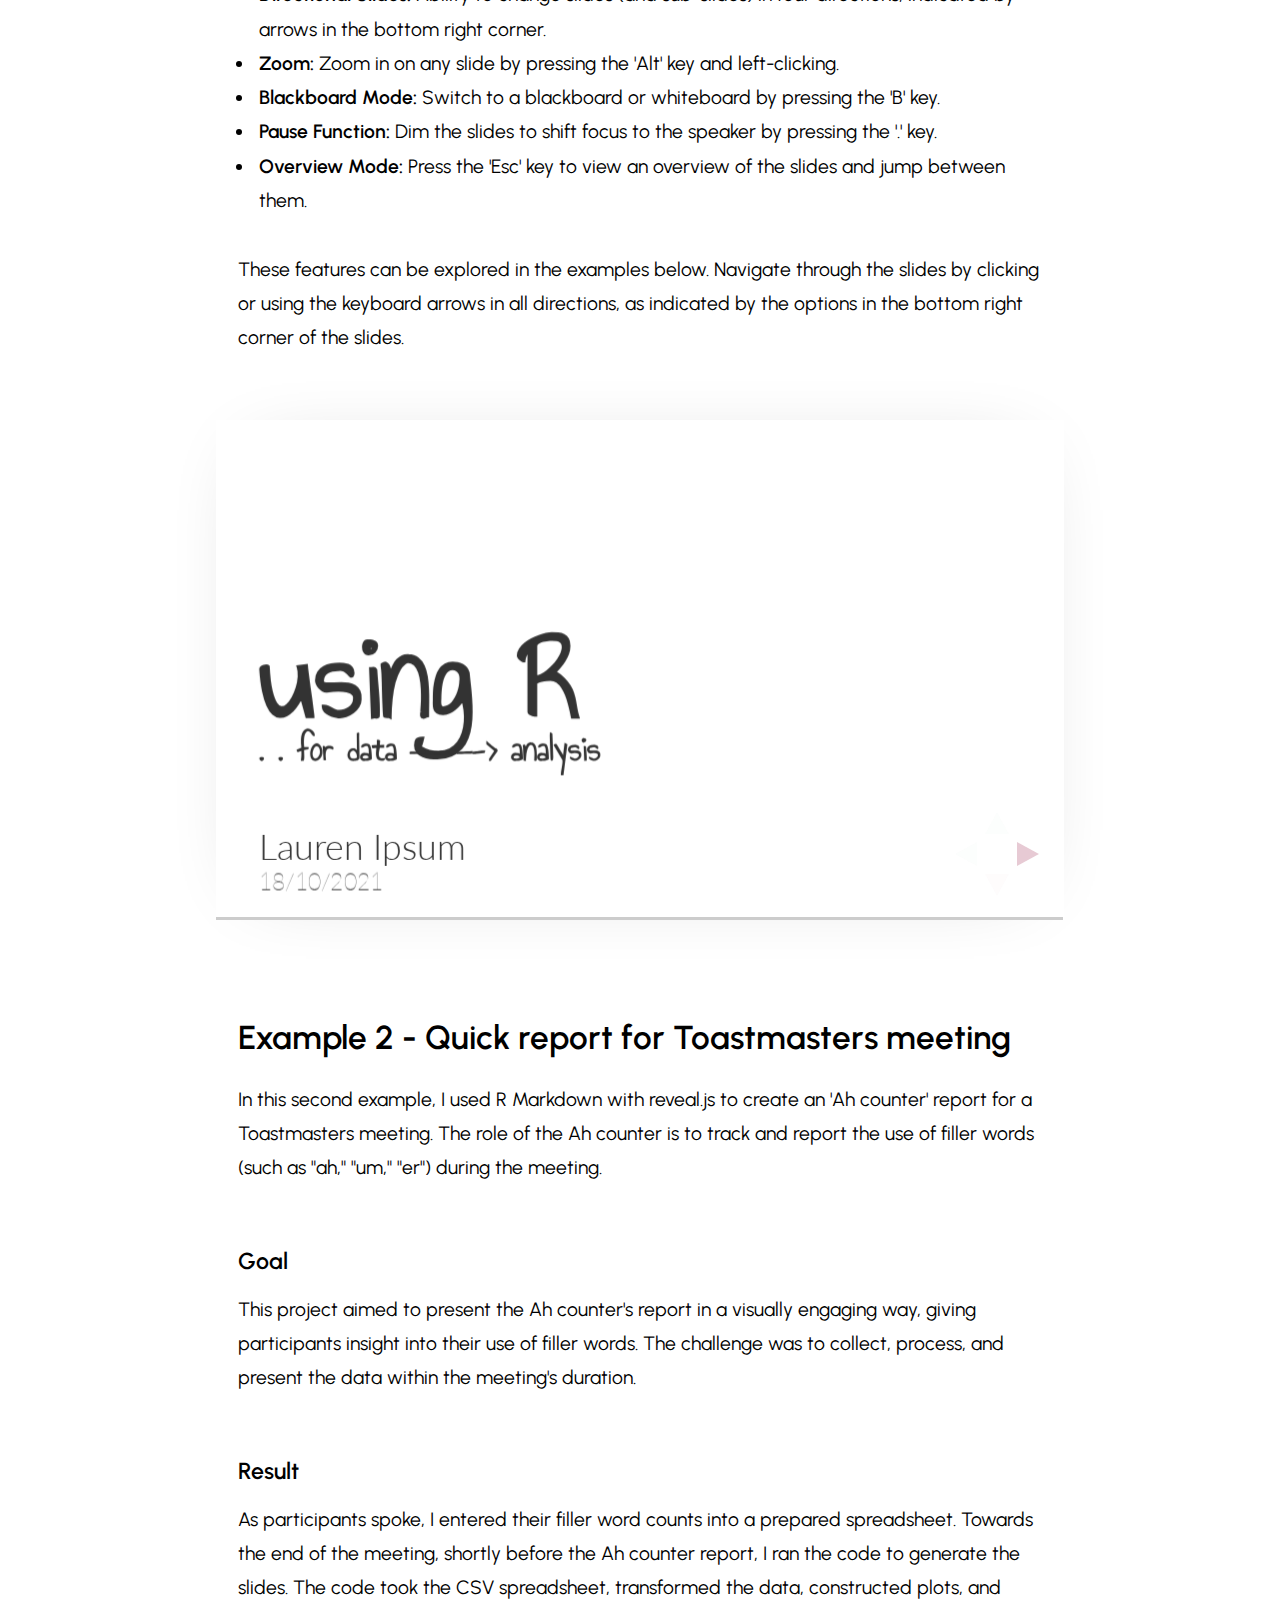
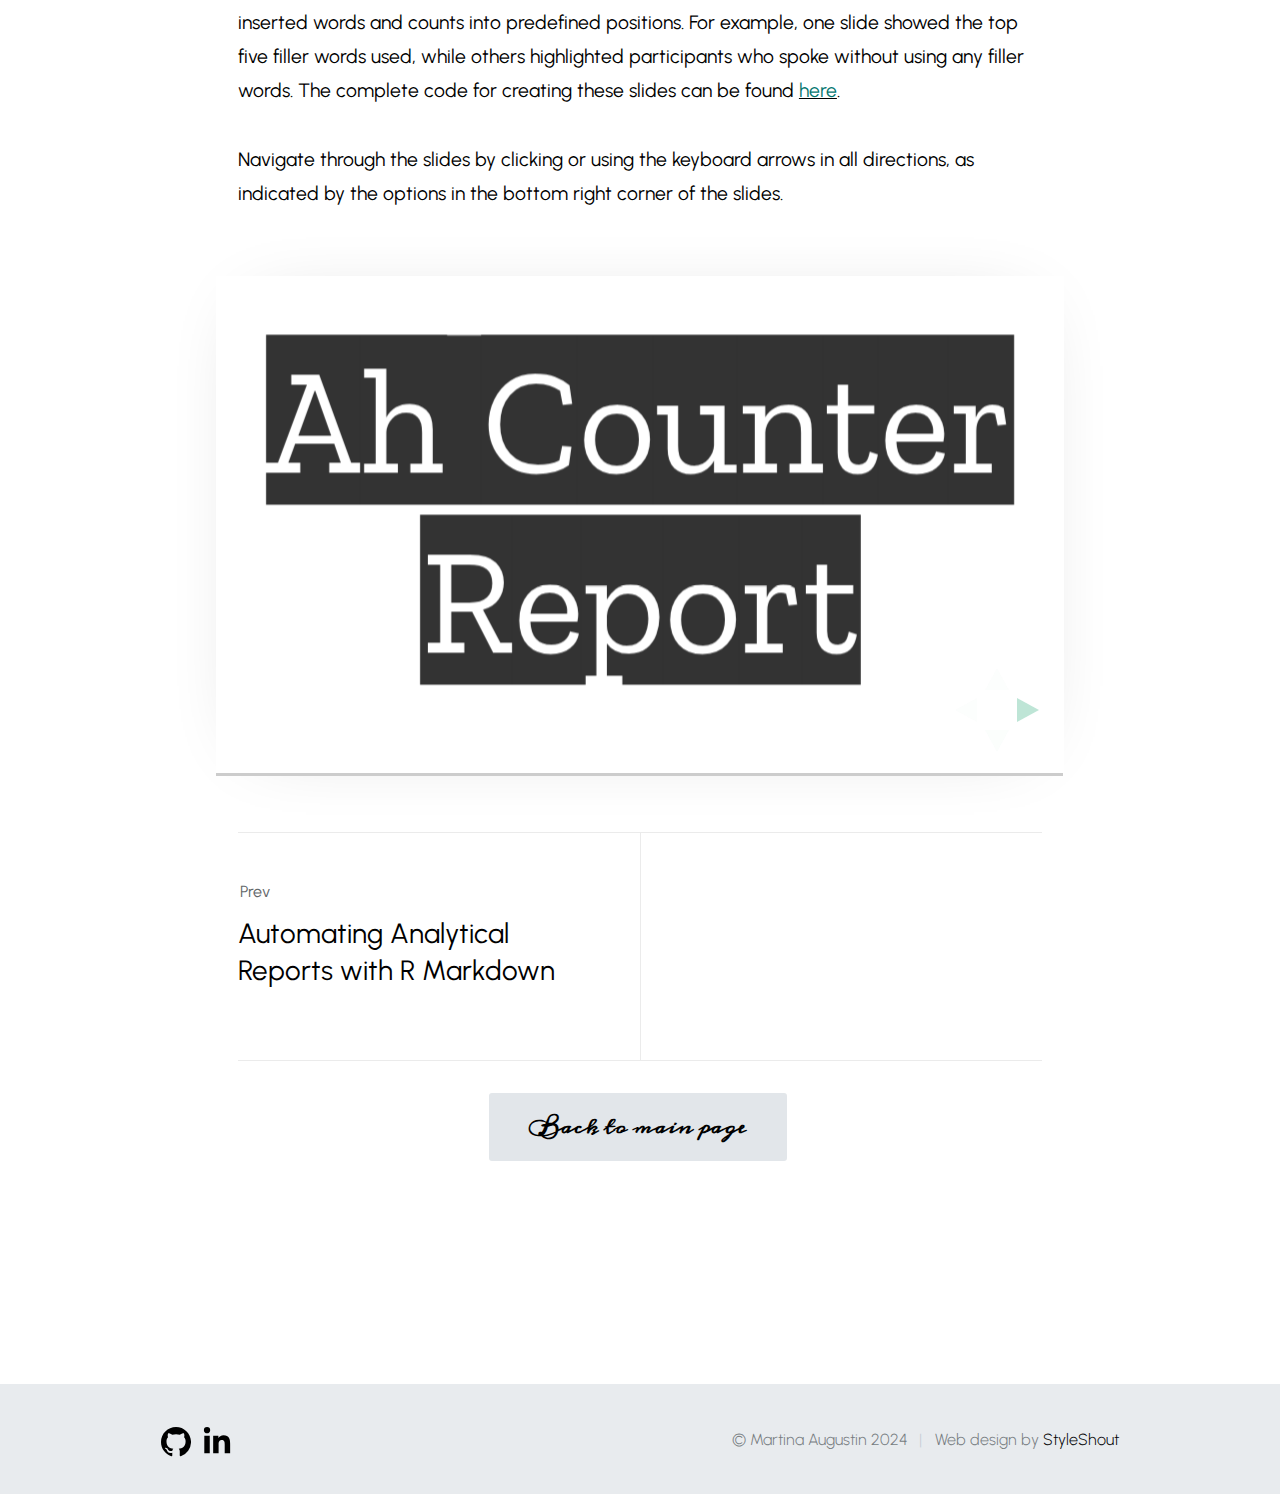
<file: R-markdown-slides.html>
<!DOCTYPE html>
<html lang="en" class="no-js" >
<head>

    <!-- Google tag (gtag.js) -->
    <script async src="https://www.googletagmanager.com/gtag/js?id=G-JDC5VMFC86"></script>
    <script>
    window.dataLayer = window.dataLayer || [];
    function gtag(){dataLayer.push(arguments);}
    gtag('js', new Date());

    gtag('config', 'G-JDC5VMFC86');
    </script>

    <!--- basic page needs
    ================================================== -->
    <meta charset="utf-8">
    <meta name="viewport" content="width=device-width, initial-scale=1">
    <title>Martina A. | R Markdown slides</title>

    <script>
        document.documentElement.classList.remove('no-js');
        document.documentElement.classList.add('js');
    </script>

    <!-- CSS
    ================================================== -->
    <link rel="stylesheet" href="css/vendor.css">
    <link rel="stylesheet" href="css/styles.css">

</head>

<body id="top">


    <!-- preloader
    ================================================== -->
    <div id="preloader">
        <div id="loader" class="dots-fade">
            <div></div>
            <div></div>
            <div></div>
        </div>
    </div>


    <!-- page wrap
    ================================================== -->
    <div id="page" class="s-pagewrap">


        <!-- # site header 
        ================================================== -->
        <header id="masthead" class="s-header">

            <div class="row s-header__navigation">

                <nav class="s-header__nav-wrap">
    
                    <h3 class="s-header__nav-heading">Navigate to</h3>
    
                    <ul class="s-header__nav">

                    </ul> 
                    <!-- end s-header__nav -->

                </nav> 
                <!-- end s-header__nav-wrap -->
    
            </div> 
            <!-- end s-header__navigation -->

            <div class="s-header__search">

                <div class="s-header__search-inner">
                    <div class="row">
        
                    </div> <!-- end row -->
                </div> <!-- s-header__search-inner -->
    
            </div> <!-- end s-header__search -->

        </header> <!-- end s-header -->


        <!-- # site-content
        ================================================== -->
        <div id="content" class="s-content s-content--blog">

                <div class="row entry-wrap">
                    <div class="column lg-12">

                        <article class="entry format-standard">

                            <header class="entry__header">
    
                                <h1 class="entry__title">
                                    Creating Slides Program&shy;mati&shy;cally with R&nbspMarkdown
                                </h1>

                                <div class="entry__meta">
                                    
                                </div>
                            </header>
                            
                            <div class="content-primary">

                                <div class="entry__content">
                                    <p class="lead">
                                        Traditional presentation tools like PowerPoint dominate the scene, but there's a different, more dynamic way to 
                                        create slides: using R and R Markdown. While this approach might seem intimidating, requiring some knowledge of 
                                        R, HTML, and CSS, the results are often worth the effort. Even with limited coding knowledge, you can create 
                                        unique, engaging, and visually appealing presentations. Plus, updating data plots becomes a breeze—just reload 
                                        the webpage instead of copy-pasting new plots into PowerPoint slides.</p> 

                                    <h3>Example 1 - Presentation about R</h3>
                                    
                                    <p>In my company, a group of R enthusiasts, including myself, decided to present to our team about using R for data 
                                        analysis. We believed it would be fitting to showcase R's capabilities by using R Markdown for the presentation.</p>
                                    
                                    <h5>Goal</h5>
                                    
                                    <p>Our objective was to demonstrate how R could be utilized for the entire process, from data processing to 
                                        creating the final presentation slides.</p>
                                    
                                    <h5>Result</h5>
                                    
                                    <p>We chose reveal.js for our slides due to its polished appearance and robust features. 
                                        <u><a href="https://revealjs.com/" target="_blank">Reveal.js</a></u> is a JavaScript library that facilitates the 
                                        creation of slides and is available in the R package <u><a href="https://github.com/rstudio/revealjs" target="_blank">
                                            revealjs</a></u>. Here are some features we utilized:
                                        <ul>
                                            <li><b>Transition Options: </b>Different transition effects between slides.</li>
                                            <li><b>Directional Slides: </b>Ability to change slides (and sub-slides) in four directions, indicated by arrows 
                                                in the bottom right corner.</li>
                                            <li><b>Zoom: </b>Zoom in on any slide by pressing the 'Alt' key and left-clicking.</li>
                                            <li><b>Blackboard Mode: </b>Switch to a blackboard or whiteboard by pressing the 'B' key.</li>
                                            <li><b>Pause Function: </b>Dim the slides to shift focus to the speaker by pressing the '.' key.</li>
                                            <li><b>Overview Mode: </b>Press the 'Esc' key to view an overview of the slides and jump between them.</li>
                                        </ul> 
                                        These features can be explored in the examples below. Navigate through the slides by clicking or using the keyboard 
                                        arrows in all directions, as indicated by the options in the bottom right corner of the slides.
                                        <!-- and the code to produce the slides can be found <u><a href="https://github.com/mokosm/R-presentation" target="_blank">here</a></u>. -->
                                    </p>
                                    
                                    <!-- iframe height was sorted with the following js code: https://css-tricks.com/snippets/jquery/fit-iframe-to-content/
                                        It seems to work well for a regular screen, however not so well for smaller screens. -->
                                    <!-- <div class="row col-md-12">
                                    </div> -->

                                    <div class="row iframe">
                                        <iframe src="R/slides/slides.html" class="row-iframe iframe-slides" scrolling="no"
                                            onload="resizeIframe(this)"></iframe>
                                    </div>

                                    <h3>Example 2 - Quick report for Toastmasters meeting</h3>

                                    <p>In this second example, I used R Markdown with reveal.js to create an 'Ah counter' report for a Toastmasters meeting. 
                                        The role of the Ah counter is to track and report the use of filler words (such as "ah," "um," "er") during the meeting.</p>
                                    
                                    <h5>Goal</h5>
                                    
                                    <p>This project aimed to present the Ah counter's report in a visually engaging way, giving participants insight into 
                                        their use of filler words. The challenge was to collect, process, and present the data within the meeting's duration.</p>
                                    
                                    <h5>Result</h5>
                                    
                                    <p>As participants spoke, I entered their filler word counts into a prepared spreadsheet. Towards the end of the meeting, 
                                        shortly before the Ah counter report, I ran the code to generate the slides. The code took the CSV spreadsheet, 
                                        transformed the data, constructed plots, and inserted words and counts into predefined positions. For example, 
                                        one slide showed the top five filler words used, while others highlighted participants who spoke without using 
                                        any filler words. The complete code for creating these slides can be found 
                                        <u><a href="https://github.com/martina-augustin/R-animated-slides" target="_blank">here</a></u>.
                                    </p>
                                    <p>
                                        Navigate through the slides by clicking or using the keyboard arrows in all directions, as indicated by the 
                                        options in the bottom right corner of the slides.
                                    </p>
                                    
                                    <div class="row iframe">
                                        <iframe src="R/slides2/AhCounter2.html" class="row-iframe iframe-slides" scrolling="no"
                                            onload="resizeIframe(this)"></iframe>
                                    </div>

                                </div> 
                                <!-- end entry-content -->

                                <div class="post-nav">
                                    <div class="post-nav__prev">
                                        <a href="R-markdown-report.html" rel="prev">
                                            <span>Prev</span>
                                            Automating Analytical Reports with R Markdown
                                        </a>
                                    </div>
                                    <!-- <div class="post-nav__next">
                                        <a href="index.html" rel="next">
                                            <span>Next</span>
                                            Next article.
                                        </a>
                                    </div> -->
                                </div>
                                
                                <div class="column lg-12 text-center" style="margin-top: 3rem;">
                                    <p>
                                        <a class="btn" href="index.html">Back to main page</a>
                                    </p>
                                    
                                </div>

                            </div> 
                            <!-- end content-primary -->

                        </article> 
                        <!-- end entry -->

                    </div>
                </div> <!-- end entry-wrap -->
        </section> <!-- end s-content -->


        <!-- # site-footer
        ================================================== -->
        <footer id="colophon" class="s-footer">

            <div class="row s-footer__bottom">

                <div class="column lg-6 md-6 tab-12">
                    <ul class="s-footer__social">
                        <li>
                            <a href="https://github.com/martina-augustin" target="_blank">
                                <svg xmlns="http://www.w3.org/2000/svg" width="16" height="16" fill="currentColor" class="bi bi-github" viewBox="0 0 16 16"> <path d="M8 0C3.58 0 0 3.58 0 8c0 3.54 2.29 6.53 5.47 7.59.4.07.55-.17.55-.38 0-.19-.01-.82-.01-1.49-2.01.37-2.53-.49-2.69-.94-.09-.23-.48-.94-.82-1.13-.28-.15-.68-.52-.01-.53.63-.01 1.08.58 1.23.82.72 1.21 1.87.87 2.33.66.07-.52.28-.87.51-1.07-1.78-.2-3.64-.89-3.64-3.95 0-.87.31-1.59.82-2.15-.08-.2-.36-1.02.08-2.12 0 0 .67-.21 2.2.82.64-.18 1.32-.27 2-.27.68 0 1.36.09 2 .27 1.53-1.04 2.2-.82 2.2-.82.44 1.1.16 1.92.08 2.12.51.56.82 1.27.82 2.15 0 3.07-1.87 3.75-3.65 3.95.29.25.54.73.54 1.48 0 1.07-.01 1.93-.01 2.2 0 .21.15.46.55.38A8.012 8.012 0 0 0 16 8c0-4.42-3.58-8-8-8z"/> </svg>
                                <span class="u-screen-reader-text">Github</span>
                            </a>
                        </li>
                        <li>
                            <a href="https://www.linkedin.com/in/martina-augustin/" target="_blank">
                                <svg xmlns="http://www.w3.org/2000/svg" viewBox="0 0 448 512"><path d="M100.28 448H7.4V148.9h92.88zM53.79 108.1C24.09 108.1 0 83.5 0 53.8a53.79 53.79 0 0 1 107.58 0c0 29.7-24.1 54.3-53.79 54.3zM447.9 448h-92.68V302.4c0-34.7-.7-79.2-48.29-79.2-48.29 0-55.69 37.7-55.69 76.7V448h-92.78V148.9h89.08v40.8h1.3c12.4-23.5 42.69-48.3 87.88-48.3 94 0 111.28 61.9 111.28 142.3V448z"/></svg>
                                <span class="u-screen-reader-text">Linkedin</span>
                            </a>
                        </li>
                    </ul>
                </div>
                <div class="column lg-6 md-6 tab-12">
                    <div class="ss-copyright">
                        <span>© Martina Augustin 2024</span> 
                        <span>Web design by <a href="https://www.styleshout.com/" target="_blank">StyleShout</a></span>
                    </div>
                </div>

            </div> <!-- end s-footer__bottom -->
           
            <div class="ss-go-top">
                <a class="smoothscroll" title="Back to Top" href="#top">
                    <svg width="24" height="24" fill="none" viewBox="0 0 24 24">
                        <path stroke="currentColor" stroke-linecap="round" stroke-linejoin="round" stroke-width="1.5" d="M17.25 10.25L12 4.75L6.75 10.25"/>
                        <path stroke="currentColor" stroke-linecap="round" stroke-linejoin="round" stroke-width="1.5" d="M12 19.25V5.75"/>
                    </svg>
                </a>
            </div> <!-- end ss-go-top -->

        </footer><!-- end s-footer -->


    <!-- Java Script
    ================================================== -->
    <script src="js/plugins.js"></script>
    <script src="js/main.js"></script>

</body>
</html>
</file>
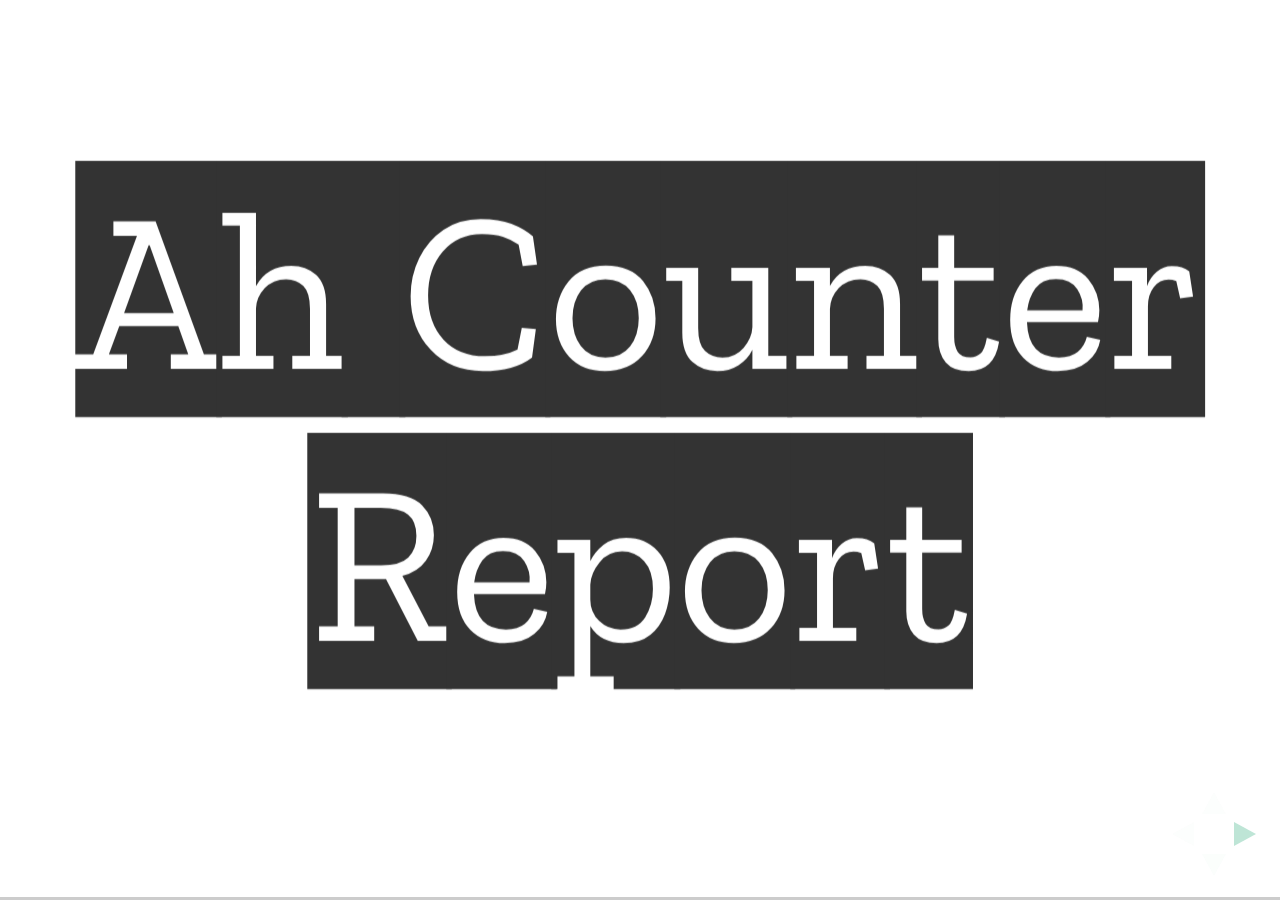
<file: R/slides2/AhCounter2.html>
<!DOCTYPE html>
<html>
<head>
  <meta charset="utf-8">
  <meta name="generator" content="pandoc">
  <title>Ah Counter Report</title>
  <meta name="apple-mobile-web-app-capable" content="yes">
  <meta name="apple-mobile-web-app-status-bar-style" content="black-translucent">
  <meta name="viewport" content="width=device-width, initial-scale=1.0, maximum-scale=1.0, user-scalable=no, minimal-ui">
  <link rel="stylesheet" href="AhCounter2_files/reveal.js-3.3.0.1/css/reveal.css"/>



<link rel="stylesheet" href="AhCounter2_files/reveal.js-3.3.0.1/css/theme/simple.css" id="theme">


  <!-- some tweaks to reveal css -->
  <style type="text/css">
    .reveal h1 { font-size: 2.0em; }
    .reveal h2 { font-size: 1.5em;  }
    .reveal h3 { font-size: 1.25em;	}
    .reveal h4 { font-size: 1em;	}

    .reveal .slides>section,
    .reveal .slides>section>section {
      padding: 0px 0px;
    }



    .reveal table {
      border-width: 1px;
      border-spacing: 2px;
      border-style: dotted;
      border-color: gray;
      border-collapse: collapse;
      font-size: 0.7em;
    }

    .reveal table th {
      border-width: 1px;
      padding-left: 10px;
      padding-right: 25px;
      font-weight: bold;
      border-style: dotted;
      border-color: gray;
    }

    .reveal table td {
      border-width: 1px;
      padding-left: 10px;
      padding-right: 25px;
      border-style: dotted;
      border-color: gray;
    }


  </style>

    <style type="text/css">code{white-space: pre;}</style>

    <link rel="stylesheet" href="style2.css"/>

<!-- Printing and PDF exports -->
<script id="paper-css" type="application/dynamic-css">

/* Default Print Stylesheet Template
   by Rob Glazebrook of CSSnewbie.com
   Last Updated: June 4, 2008

   Feel free (nay, compelled) to edit, append, and
   manipulate this file as you see fit. */


@media print {

	/* SECTION 1: Set default width, margin, float, and
	   background. This prevents elements from extending
	   beyond the edge of the printed page, and prevents
	   unnecessary background images from printing */
	html {
		background: #fff;
		width: auto;
		height: auto;
		overflow: visible;
	}
	body {
		background: #fff;
		font-size: 20pt;
		width: auto;
		height: auto;
		border: 0;
		margin: 0 5%;
		padding: 0;
		overflow: visible;
		float: none !important;
	}

	/* SECTION 2: Remove any elements not needed in print.
	   This would include navigation, ads, sidebars, etc. */
	.nestedarrow,
	.controls,
	.fork-reveal,
	.share-reveal,
	.state-background,
	.reveal .progress,
	.reveal .backgrounds {
		display: none !important;
	}

	/* SECTION 3: Set body font face, size, and color.
	   Consider using a serif font for readability. */
	body, p, td, li, div {
		font-size: 20pt!important;
		font-family: Georgia, "Times New Roman", Times, serif !important;
		color: #000;
	}

	/* SECTION 4: Set heading font face, sizes, and color.
	   Differentiate your headings from your body text.
	   Perhaps use a large sans-serif for distinction. */
	h1,h2,h3,h4,h5,h6 {
		color: #000!important;
		height: auto;
		line-height: normal;
		font-family: Georgia, "Times New Roman", Times, serif !important;
		text-shadow: 0 0 0 #000 !important;
		text-align: left;
		letter-spacing: normal;
	}
	/* Need to reduce the size of the fonts for printing */
	h1 { font-size: 28pt !important;  }
	h2 { font-size: 24pt !important; }
	h3 { font-size: 22pt !important; }
	h4 { font-size: 22pt !important; font-variant: small-caps; }
	h5 { font-size: 21pt !important; }
	h6 { font-size: 20pt !important; font-style: italic; }

	/* SECTION 5: Make hyperlinks more usable.
	   Ensure links are underlined, and consider appending
	   the URL to the end of the link for usability. */
	a:link,
	a:visited {
		color: #000 !important;
		font-weight: bold;
		text-decoration: underline;
	}
	/*
	.reveal a:link:after,
	.reveal a:visited:after {
		content: " (" attr(href) ") ";
		color: #222 !important;
		font-size: 90%;
	}
	*/


	/* SECTION 6: more reveal.js specific additions by @skypanther */
	ul, ol, div, p {
		visibility: visible;
		position: static;
		width: auto;
		height: auto;
		display: block;
		overflow: visible;
		margin: 0;
		text-align: left !important;
	}
	.reveal pre,
	.reveal table {
		margin-left: 0;
		margin-right: 0;
	}
	.reveal pre code {
		padding: 20px;
		border: 1px solid #ddd;
	}
	.reveal blockquote {
		margin: 20px 0;
	}
	.reveal .slides {
		position: static !important;
		width: auto !important;
		height: auto !important;

		left: 0 !important;
		top: 0 !important;
		margin-left: 0 !important;
		margin-top: 0 !important;
		padding: 0 !important;
		zoom: 1 !important;

		overflow: visible !important;
		display: block !important;

		text-align: left !important;
		-webkit-perspective: none;
		   -moz-perspective: none;
		    -ms-perspective: none;
		        perspective: none;

		-webkit-perspective-origin: 50% 50%;
		   -moz-perspective-origin: 50% 50%;
		    -ms-perspective-origin: 50% 50%;
		        perspective-origin: 50% 50%;
	}
	.reveal .slides section {
		visibility: visible !important;
		position: static !important;
		width: auto !important;
		height: auto !important;
		display: block !important;
		overflow: visible !important;

		left: 0 !important;
		top: 0 !important;
		margin-left: 0 !important;
		margin-top: 0 !important;
		padding: 60px 20px !important;
		z-index: auto !important;

		opacity: 1 !important;

		page-break-after: always !important;

		-webkit-transform-style: flat !important;
		   -moz-transform-style: flat !important;
		    -ms-transform-style: flat !important;
		        transform-style: flat !important;

		-webkit-transform: none !important;
		   -moz-transform: none !important;
		    -ms-transform: none !important;
		        transform: none !important;

		-webkit-transition: none !important;
		   -moz-transition: none !important;
		    -ms-transition: none !important;
		        transition: none !important;
	}
	.reveal .slides section.stack {
		padding: 0 !important;
	}
	.reveal section:last-of-type {
		page-break-after: avoid !important;
	}
	.reveal section .fragment {
		opacity: 1 !important;
		visibility: visible !important;

		-webkit-transform: none !important;
		   -moz-transform: none !important;
		    -ms-transform: none !important;
		        transform: none !important;
	}
	.reveal section img {
		display: block;
		margin: 15px 0px;
		background: rgba(255,255,255,1);
		border: 1px solid #666;
		box-shadow: none;
	}

	.reveal section small {
		font-size: 0.8em;
	}

}  
</script>


<script id="pdf-css" type="application/dynamic-css">
    
/**
 * This stylesheet is used to print reveal.js
 * presentations to PDF.
 *
 * https://github.com/hakimel/reveal.js#pdf-export
 */

* {
	-webkit-print-color-adjust: exact;
}

body {
	margin: 0 auto !important;
	border: 0;
	padding: 0;
	float: none !important;
	overflow: visible;
}

html {
	width: 100%;
	height: 100%;
	overflow: visible;
}

/* Remove any elements not needed in print. */
.nestedarrow,
.reveal .controls,
.reveal .progress,
.reveal .playback,
.reveal.overview,
.fork-reveal,
.share-reveal,
.state-background {
	display: none !important;
}

h1, h2, h3, h4, h5, h6 {
	text-shadow: 0 0 0 #000 !important;
}

.reveal pre code {
	overflow: hidden !important;
	font-family: Courier, 'Courier New', monospace !important;
}

ul, ol, div, p {
	visibility: visible;
	position: static;
	width: auto;
	height: auto;
	display: block;
	overflow: visible;
	margin: auto;
}
.reveal {
	width: auto !important;
	height: auto !important;
	overflow: hidden !important;
}
.reveal .slides {
	position: static;
	width: 100%;
	height: auto;

	left: auto;
	top: auto;
	margin: 0 !important;
	padding: 0 !important;

	overflow: visible;
	display: block;

	-webkit-perspective: none;
	   -moz-perspective: none;
	    -ms-perspective: none;
	        perspective: none;

	-webkit-perspective-origin: 50% 50%; /* there isn't a none/auto value but 50-50 is the default */
	   -moz-perspective-origin: 50% 50%;
	    -ms-perspective-origin: 50% 50%;
	        perspective-origin: 50% 50%;
}

.reveal .slides section {
	page-break-after: always !important;

	visibility: visible !important;
	position: relative !important;
	display: block !important;
	position: relative !important;

	margin: 0 !important;
	padding: 0 !important;
	box-sizing: border-box !important;
	min-height: 1px;

	opacity: 1 !important;

	-webkit-transform-style: flat !important;
	   -moz-transform-style: flat !important;
	    -ms-transform-style: flat !important;
	        transform-style: flat !important;

	-webkit-transform: none !important;
	   -moz-transform: none !important;
	    -ms-transform: none !important;
	        transform: none !important;
}

.reveal section.stack {
	margin: 0 !important;
	padding: 0 !important;
	page-break-after: avoid !important;
	height: auto !important;
	min-height: auto !important;
}

.reveal img {
	box-shadow: none;
}

.reveal .roll {
	overflow: visible;
	line-height: 1em;
}

/* Slide backgrounds are placed inside of their slide when exporting to PDF */
.reveal section .slide-background {
	display: block !important;
	position: absolute;
	top: 0;
	left: 0;
	width: 100%;
	z-index: -1;
}

/* All elements should be above the slide-background */
.reveal section>* {
	position: relative;
	z-index: 1;
}

/* Display slide speaker notes when 'showNotes' is enabled */
.reveal .speaker-notes-pdf {
	display: block;
	width: 100%;
	max-height: none;
	left: auto;
	top: auto;
	z-index: 100;
}

/* Display slide numbers when 'slideNumber' is enabled */
.reveal .slide-number-pdf {
	display: block;
	position: absolute;
	font-size: 14px;
}

</script>


<script>
var style = document.createElement( 'style' );
style.type = 'text/css';
var style_script_id = window.location.search.match( /print-pdf/gi ) ? 'pdf-css' : 'paper-css';
var style_script = document.getElementById(style_script_id).text;
style.innerHTML = style_script;
document.getElementsByTagName('head')[0].appendChild(style);
</script>

    <script src="AhCounter2_files/header-attrs-2.6/header-attrs.js"></script>
    <link href="AhCounter2_files/font-awesome-5.1.0/css/all.css" rel="stylesheet" />
    <link href="AhCounter2_files/font-awesome-5.1.0/css/v4-shims.css" rel="stylesheet" />
</head>
<body>
  <div class="reveal">
    <div class="slides">

<section>
    <h1 class="title">Ah Counter Report</h1>
</section>

<section class="slide level3">

<!-- first slide with gif image -->
</section>
<section id="section" class="title-slide slide level1" data-background="https://c.tenor.com/YU4Nlk_ljLAAAAAd/love-heart.gif">
<h1 data-background="https://c.tenor.com/YU4Nlk_ljLAAAAAd/love-heart.gif"></h1>
<!-- <div class="tenor-gif-embed" data-postid="5610192" data-share-method="host" data-width="100%" data-aspect-ratio="1.5"><a href="https://tenor.com/view/love-heart-rose-rose-petals-gif-5610192">Love Heart GIF</a> from <a href="https://tenor.com/search/love-gifs">Love GIFs</a></div><script type="text/javascript" async src="https://tenor.com/embed.js"></script> -->
<!-- second slide with total filler word count -->
</section>

<section id="section-1" class="title-slide slide level1">
<h1>117</h1>
<p>total filler words</p>
<!-- third slide - make top 5 filler words appear one by one -->
</section>

<section id="section-2" class="title-slide slide level1">
<h1></h1>
<section style="font-size:6em;font-weight:900">
<span class="fragment" data-fragment-index="1">er</span> <span class="fragment" data-fragment-index="2">um</span> <span class="fragment" data-fragment-index="3">you know</span> <span class="fragment" data-fragment-index="4">yeah</span> <span class="fragment" data-fragment-index="5">well</span>
</section>
<!-- fourth slide with gif image -->
</section>

<section id="section-3" class="title-slide slide level1" data-background="https://c.tenor.com/WhXiPMtrLrcAAAAC/black-cat.gif">
<h1 data-background="https://c.tenor.com/WhXiPMtrLrcAAAAC/black-cat.gif"></h1>
<!-- <div class="tenor-gif-embed" data-postid="4883358" data-share-method="host" data-width="100%" data-aspect-ratio="1.7857142857142858"><a href="https://tenor.com/view/black-cat-filing-nails-salem-gif-4883358">Black Cat GIF</a> from <a href="https://tenor.com/search/black-gifs">Black GIFs</a></div><script type="text/javascript" async src="https://tenor.com/embed.js"></script> -->
<!-- fifth slide graph by name -->
</section>

<section>
<section id="section-4" class="title-slide slide level1">
<h1></h1>
<p><img src="AhCounter2_files/figure-revealjs/unnamed-chunk-2-1.gif" width="100%" /></p>
<!-- slides with names of people with 0 filler words - only show if shownames condition defined earlier is TRUE -->
</section>
<section id="julian" class="slide level3" data-center="true">
<h3 data-center="true">Julian</h3>
</section>
<section id="kenesha" class="slide level3" data-center="true">
<h3 data-center="true">Kenesha</h3>
</section>
<section id="ola" class="slide level3" data-center="true">
<h3 data-center="true">Ola</h3>
</section>
<section id="steven" class="slide level3" data-center="true">
<h3 data-center="true">Steven</h3>
</section>
<section id="franca" class="slide level3" data-center="true">
<h3 data-center="true">Franca</h3>
</section>
<section id="janet" class="slide level3" data-center="true">
<h3 data-center="true">Janet</h3>
</section>
<section id="christina" class="slide level3" data-center="true">
<h3 data-center="true">Christina</h3>
<!-- hats-off gif slide -->
</section></section>
<section id="section-5" class="title-slide slide level1" data-background="https://i.pinimg.com/originals/a4/fc/47/a4fc47c79788e60021926ac77fbbb2a4.gif">
<h1 data-background="https://i.pinimg.com/originals/a4/fc/47/a4fc47c79788e60021926ac77fbbb2a4.gif"></h1>
<!-- slide with rules to follow - appearing in order defined by index -->
</section>

<section id="section-6" class="title-slide slide level1">
<h1></h1>
<p style="font-size:50px" class="fragment visible" data-fragment-index="1">
understand when you use filler words
</p>
<br>
<p style="font-size:50px" class="fragment visible" data-fragment-index="3">
breathe
</p>
<br>
<p style="font-size:50px" class="fragment visible" data-fragment-index="2">
embrace the pause
</p>
<!-- last gif slide - congratulations! -->
</section>

<section id="section-7" class="title-slide slide level1" data-background="https://c.tenor.com/SkUhBTtiQG0AAAAC/friends-phoebe.gif">
<h1 data-background="https://c.tenor.com/SkUhBTtiQG0AAAAC/friends-phoebe.gif"></h1>
<!-- <div class="tenor-gif-embed" data-postid="6217699" data-share-method="host" data-width="100%" data-aspect-ratio="1.3184713375796178"><a href="https://tenor.com/view/friends-phoebe-rachel-excited-gif-6217699">Friends Phoebe GIF</a> from <a href="https://tenor.com/search/friends-gifs">Friends GIFs</a></div><script type="text/javascript" async src="https://tenor.com/embed.js"></script> -->
<!-- last slide empty -->
</section>

<section id="section-8" class="title-slide slide level1">
<h1></h1>

</section>
    </div>
  </div>

  <script src="AhCounter2_files/reveal.js-3.3.0.1/lib/js/head.min.js"></script>
  <script src="AhCounter2_files/reveal.js-3.3.0.1/js/reveal.js"></script>

  <script>

      // Full list of configuration options available at:
      // https://github.com/hakimel/reveal.js#configuration
      Reveal.initialize({
        // Push each slide change to the browser history
        history: true,
        // Vertical centering of slides
        center: true,
        // Transition style
        transition: 'slide', // none/fade/slide/convex/concave/zoom
        // Transition style for full page slide backgrounds
        backgroundTransition: 'default', // none/fade/slide/convex/concave/zoom
        // The "normal" size of the presentation, aspect ratio will be preserved
        // when the presentation is scaled to fit different resolutions. Can be
        // specified using percentage units.
        width: 1280,
        height: 720,



        chalkboard: {
          toggleNotesButton: false,
          toggleChalkboardButton: false,
          theme: 'blackboard',
        },

        keyboard: {
          67: function() { RevealChalkboard.toggleNotesCanvas() },    // toggle notes canvas when 'c' is pressed
          66: function() { RevealChalkboard.toggleChalkboard() }, // toggle chalkboard when 'b' is pressed
          46: function() { RevealChalkboard.clear() },    // clear chalkboard when 'DEL' is pressed
           8: function() { RevealChalkboard.reset() },    // reset chalkboard data on current slide when 'BACKSPACE' is pressed
          68: function() { RevealChalkboard.download() }, // downlad recorded chalkboard drawing when 'd' is pressed
        },

        // Optional reveal.js plugins
        dependencies: [
          { src: 'AhCounter2_files/reveal.js-3.3.0.1/plugin/notes/notes.js', async: true },
          { src: 'AhCounter2_files/reveal.js-3.3.0.1/plugin/zoom-js/zoom.js', async: true },
          { src: 'AhCounter2_files/reveal.js-3.3.0.1/plugin/chalkboard/chalkboard.js', async: true },
        ]
      });
    </script>
  <!-- dynamically load mathjax for compatibility with self-contained -->
  <script>
    (function () {
      var script = document.createElement("script");
      script.type = "text/javascript";
      script.src  = "https://mathjax.rstudio.com/latest/MathJax.js?config=TeX-AMS-MML_HTMLorMML";
      document.getElementsByTagName("head")[0].appendChild(script);
    })();
  </script>

<script>
  (function() {
    if (window.jQuery) {
      Reveal.addEventListener( 'slidechanged', function(event) {  
        window.jQuery(event.previousSlide).trigger('hidden');
        window.jQuery(event.currentSlide).trigger('shown');
      });
    }
  })();
</script>


  </body>
</html>
</file>
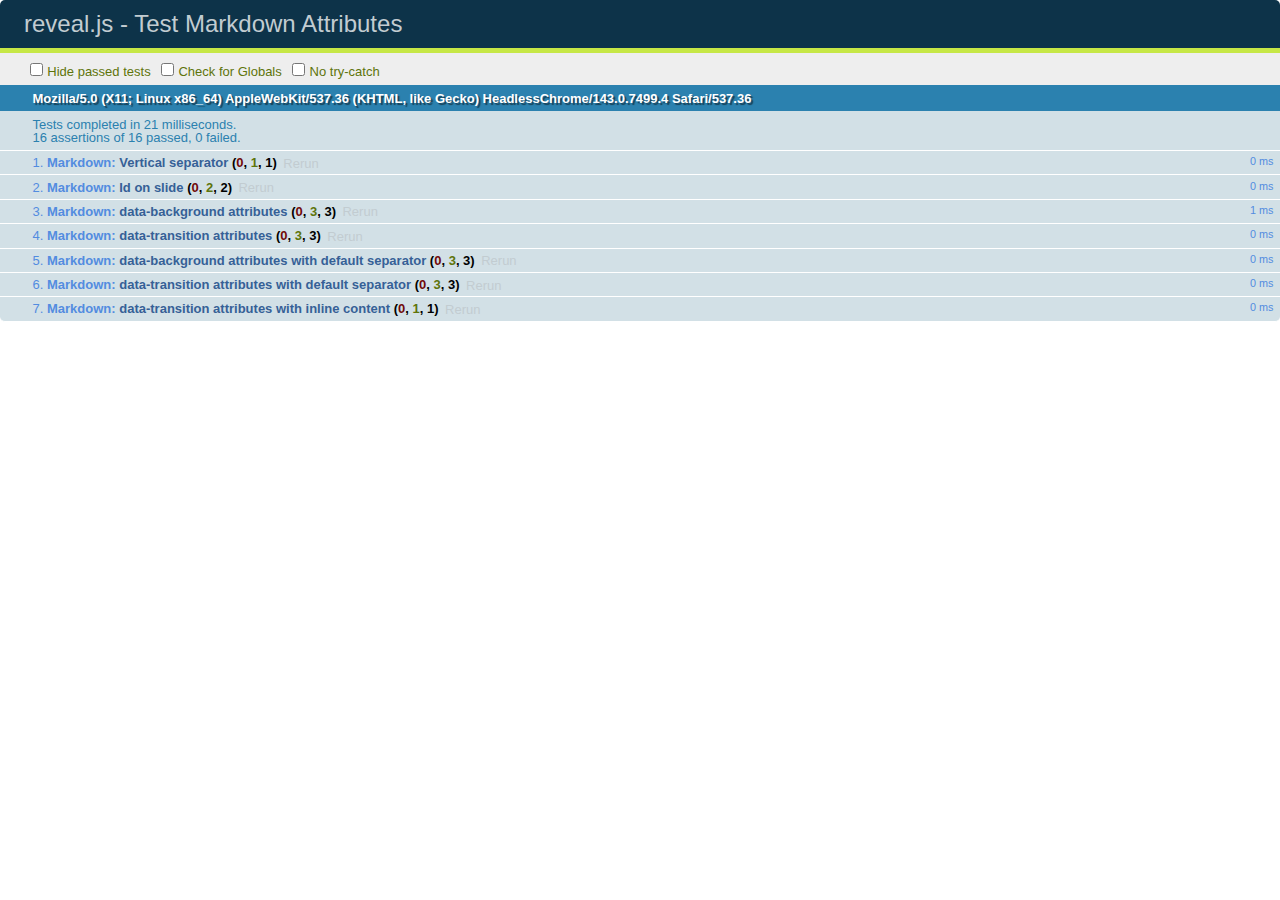
<file: R/slides/slides_files/reveal.js-3.3.0.1/test/test-markdown-slide-attributes.html>
<!doctype html>
<html lang="en">

	<head>
		<meta charset="utf-8">

		<title>reveal.js - Test Markdown Attributes</title>

		<link rel="stylesheet" href="../css/reveal.css">
		<link rel="stylesheet" href="qunit-1.12.0.css">
	</head>

	<body style="overflow: auto;">

		<div id="qunit"></div>
		<div id="qunit-fixture"></div>

		<div class="reveal" style="display: none;">

			<div class="slides">

				<!-- <section data-markdown="example.md" data-separator="^\n\n\n" data-separator-vertical="^\n\n"></section> -->

				<!-- Slides are separated by three lines, vertical slides by two lines, attributes are one any line starting with (spaces and) two dashes -->
				<section 	data-markdown data-separator="^\n\n\n"
									data-separator-vertical="^\n\n"
									data-separator-notes="^Note:"
									data-attributes="--\s(.*?)$"
									data-charset="utf-8">
					<script type="text/template">
						# Test attributes in Markdown
						## Slide 1



						## Slide 2
						<!-- -- id="slide2" data-transition="zoom" data-background="#A0C66B" -->


						## Slide 2.1
						<!-- -- data-background="#ff0000" data-transition="fade" -->


						## Slide 2.2
						[Link to Slide2](#/slide2)



						## Slide 3
						<!-- -- data-transition="zoom" data-background="#C6916B" -->



						## Slide 4
					</script>
				</section>

				<section 	data-markdown data-separator="^\n\n\n"
									data-separator-vertical="^\n\n"
									data-separator-notes="^Note:"
									data-charset="utf-8">
					<script type="text/template">
						# Test attributes in Markdown with default separator
						## Slide 1 Def



						## Slide 2 Def
						<!-- .slide: id="slide2def" data-transition="concave" data-background="#A7C66B" -->


						## Slide 2.1 Def
						<!-- .slide: data-background="#f70000" data-transition="page" -->


						## Slide 2.2 Def
						[Link to Slide2](#/slide2def)



						## Slide 3 Def
						<!-- .slide: data-transition="concave" data-background="#C7916B" -->



						## Slide 4
					</script>
				</section>

				<section data-markdown>
					<script type="text/template">
						<!-- .slide: data-background="#ff0000" -->
						## Hello world
					</script>
				</section>

				<section data-markdown>
					<script type="text/template">
						## Hello world
						<!-- .slide: data-background="#ff0000" -->
					</script>
				</section>

				<section data-markdown>
					<script type="text/template">
						## Hello world

						Test
						<!-- .slide: data-background="#ff0000" -->

						More Test
					</script>
				</section>

			</div>

		</div>

		<script src="../lib/js/head.min.js"></script>
		<script src="../js/reveal.js"></script>
		<script src="../plugin/markdown/marked.js"></script>
		<script src="../plugin/markdown/markdown.js"></script>
		<script src="qunit-1.12.0.js"></script>

		<script src="test-markdown-slide-attributes.js"></script>

	</body>
</html>
</file>
<file: css/vendor.css>
/* ===================================================================
 * Spurgeon Third-party Stylesheets
 * Template Ver. 1.0.0
 * 08-16-2021
 * -------------------------------------------------------------------
 *
 * TOC:
 * # PrismJS
 * # Swiper 
 *
 * ------------------------------------------------------------------- */


/* ===================================================================
 * # PrismJS 1.20.0
 *   https://prismjs.com/download.html#themes=prism-okaidia&languages=markup+css+clike+javascript+markup-templating+php 
 *   
 *   okaidia theme for JavaScript, CSS and HTML
 *   Loosely based on Monokai textmate theme by http://www.monokai.nl/
 *   @author ocodia
 * ------------------------------------------------------------------- */
code[class*="language-"],
pre[class*="language-"] {
    color           : #f8f8f2;
    background      : none;
    text-shadow     : 0 1px rgba(0, 0, 0, 0.3);
    font-family     : var(--font-mono);
    font-size       : calc(var(--text-size) * 0.9444);
    text-align      : left;
    white-space     : pre;
    word-spacing    : normal;
    word-break      : normal;
    word-wrap       : normal;
    line-height     : var(--vspace-1);
    -moz-tab-size   : 4;
    -o-tab-size     : 4;
    tab-size        : 4;
    -webkit-hyphens : none;
    -moz-hyphens    : none;
    -ms-hyphens     : none;
    hyphens         : none;
}

/* Code blocks */
pre[class*="language-"] {
    padding  : var(--vspace-0_5) 0 var(--vspace-1);
    margin   : var(--vspace-1) 0;
    overflow : auto;
}

:not(pre)>code[class*="language-"],
pre[class*="language-"] {
    background : #272822;
}

/* Inline code */
:not(pre)>code[class*="language-"] {
    padding     : .1em;
    white-space : normal;
}

.token.comment,
.token.prolog,
.token.doctype,
.token.cdata {
    color : slategray;
}

.token.punctuation {
    color : #f8f8f2;
}

.token.namespace {
    opacity : .7;
}

.token.property,
.token.tag,
.token.constant,
.token.symbol,
.token.deleted {
    color : #f92672;
}

.token.boolean,
.token.number {
    color : #ae81ff;
}

.token.selector,
.token.attr-name,
.token.string,
.token.char,
.token.builtin,
.token.inserted {
    color : #a6e22e;
}

.token.operator,
.token.entity,
.token.url,
.language-css .token.string,
.style .token.string,
.token.variable {
    color : #f8f8f2;
}

.token.atrule,
.token.attr-value,
.token.function,
.token.class-name {
    color : #e6db74;
}

.token.keyword {
    color : #66d9ef;
}

.token.regex,
.token.important {
    color : #fd971f;
}

.token.important,
.token.bold {
    font-weight : bold;
}

.token.italic {
    font-style : italic;
}

.token.entity {
    cursor : help;
}


/* ===================================================================
 * # Swiper 6.4.5
 *   Most modern mobile touch slider and framework with hardware accelerated transitions
 *   https://swiperjs.com
 *
 *   Copyright 2014-2020 Vladimir Kharlampidi
 *
 *   Released under the MIT License
 *
 *   Released on: December 18, 2020
 * ------------------------------------------------------------------- */
@font-face {
    font-family : "swiper-icons";
    src         : url("data:application/font-woff;charset=utf-8;base64, [base64]//wADZ2x5ZgAAAywAAADMAAAD2MHtryVoZWFkAAABbAAAADAAAAA2E2+eoWhoZWEAAAGcAAAAHwAAACQC9gDzaG10eAAAAigAAAAZAAAArgJkABFsb2NhAAAC0AAAAFoAAABaFQAUGG1heHAAAAG8AAAAHwAAACAAcABAbmFtZQAAA/gAAAE5AAACXvFdBwlwb3N0AAAFNAAAAGIAAACE5s74hXjaY2BkYGAAYpf5Hu/j+W2+MnAzMYDAzaX6QjD6/4//Bxj5GA8AuRwMYGkAPywL13jaY2BkYGA88P8Agx4j+/8fQDYfA1AEBWgDAIB2BOoAeNpjYGRgYNBh4GdgYgABEMnIABJzYNADCQAACWgAsQB42mNgYfzCOIGBlYGB0YcxjYGBwR1Kf2WQZGhhYGBiYGVmgAFGBiQQkOaawtDAoMBQxXjg/wEGPcYDDA4wNUA2CCgwsAAAO4EL6gAAeNpj2M0gyAACqxgGNWBkZ2D4/wMA+xkDdgAAAHjaY2BgYGaAYBkGRgYQiAHyGMF8FgYHIM3DwMHABGQrMOgyWDLEM1T9/w8UBfEMgLzE////P/5//f/V/xv+r4eaAAeMbAxwIUYmIMHEgKYAYjUcsDAwsLKxc3BycfPw8jEQA/[base64]/uznmfPFBNODM2K7MTQ45YEAZqGP81AmGGcF3iPqOop0r1SPTaTbVkfUe4HXj97wYE+yNwWYxwWu4v1ugWHgo3S1XdZEVqWM7ET0cfnLGxWfkgR42o2PvWrDMBSFj/IHLaF0zKjRgdiVMwScNRAoWUoH78Y2icB/yIY09An6AH2Bdu/UB+yxopYshQiEvnvu0dURgDt8QeC8PDw7Fpji3fEA4z/PEJ6YOB5hKh4dj3EvXhxPqH/SKUY3rJ7srZ4FZnh1PMAtPhwP6fl2PMJMPDgeQ4rY8YT6Gzao0eAEA409DuggmTnFnOcSCiEiLMgxCiTI6Cq5DZUd3Qmp10vO0LaLTd2cjN4fOumlc7lUYbSQcZFkutRG7g6JKZKy0RmdLY680CDnEJ+UMkpFFe1RN7nxdVpXrC4aTtnaurOnYercZg2YVmLN/d/gczfEimrE/fs/bOuq29Zmn8tloORaXgZgGa78yO9/cnXm2BpaGvq25Dv9S4E9+5SIc9PqupJKhYFSSl47+Qcr1mYNAAAAeNptw0cKwkAAAMDZJA8Q7OUJvkLsPfZ6zFVERPy8qHh2YER+3i/BP83vIBLLySsoKimrqKqpa2hp6+jq6RsYGhmbmJqZSy0sraxtbO3sHRydnEMU4uR6yx7JJXveP7WrDycAAAAAAAH//wACeNpjYGRgYOABYhkgZgJCZgZNBkYGLQZtIJsFLMYAAAw3ALgAeNolizEKgDAQBCchRbC2sFER0YD6qVQiBCv/H9ezGI6Z5XBAw8CBK/m5iQQVauVbXLnOrMZv2oLdKFa8Pjuru2hJzGabmOSLzNMzvutpB3N42mNgZGBg4GKQYzBhYMxJLMlj4GBgAYow/P/PAJJhLM6sSoWKfWCAAwDAjgbRAAB42mNgYGBkAIIbCZo5IPrmUn0hGA0AO8EFTQAA") format("woff");
    font-weight : 400;
    font-style  : normal;
}

:root {
    --swiper-theme-color : #007aff;
}

.swiper-container {
    margin-left  : auto;
    margin-right : auto;
    position     : relative;
    overflow     : hidden;
    list-style   : none;
    padding      : 0;
    /* Fix of Webkit flickering */
    z-index      : 1;
}

.swiper-container-vertical>.swiper-wrapper {
    flex-direction : column;
}

.swiper-wrapper {
    position            : relative;
    width               : 100%;
    height              : 100%;
    z-index             : 1;
    display             : flex;
    transition-property : transform;
    box-sizing          : content-box;
}

.swiper-container-android .swiper-slide,
.swiper-wrapper {
    transform : translate3d(0px, 0, 0);
}

.swiper-container-multirow>.swiper-wrapper {
    flex-wrap : wrap;
}

.swiper-container-multirow-column>.swiper-wrapper {
    flex-wrap      : wrap;
    flex-direction : column;
}

.swiper-container-free-mode>.swiper-wrapper {
    transition-timing-function : ease-out;
    margin                     : 0 auto;
}

.swiper-slide {
    flex-shrink         : 0;
    width               : 100%;
    height              : 100%;
    position            : relative;
    transition-property : transform;
}

.swiper-slide-invisible-blank {
    visibility : hidden;
}

/* Auto Height */
.swiper-container-autoheight,
.swiper-container-autoheight .swiper-slide {
    height : auto;
}

.swiper-container-autoheight .swiper-wrapper {
    align-items         : flex-start;
    transition-property : transform, height;
}

/* 3D Effects */
.swiper-container-3d {
    perspective : 1200px;
}

.swiper-container-3d .swiper-wrapper,
.swiper-container-3d .swiper-slide,
.swiper-container-3d .swiper-slide-shadow-left,
.swiper-container-3d .swiper-slide-shadow-right,
.swiper-container-3d .swiper-slide-shadow-top,
.swiper-container-3d .swiper-slide-shadow-bottom,
.swiper-container-3d .swiper-cube-shadow {
    transform-style : preserve-3d;
}

.swiper-container-3d .swiper-slide-shadow-left,
.swiper-container-3d .swiper-slide-shadow-right,
.swiper-container-3d .swiper-slide-shadow-top,
.swiper-container-3d .swiper-slide-shadow-bottom {
    position       : absolute;
    left           : 0;
    top            : 0;
    width          : 100%;
    height         : 100%;
    pointer-events : none;
    z-index        : 10;
}

.swiper-container-3d .swiper-slide-shadow-left {
    background-image : linear-gradient(to left, rgba(0, 0, 0, 0.5), rgba(0, 0, 0, 0));
}

.swiper-container-3d .swiper-slide-shadow-right {
    background-image : linear-gradient(to right, rgba(0, 0, 0, 0.5), rgba(0, 0, 0, 0));
}

.swiper-container-3d .swiper-slide-shadow-top {
    background-image : linear-gradient(to top, rgba(0, 0, 0, 0.5), rgba(0, 0, 0, 0));
}

.swiper-container-3d .swiper-slide-shadow-bottom {
    background-image : linear-gradient(to bottom, rgba(0, 0, 0, 0.5), rgba(0, 0, 0, 0));
}

/* CSS Mode */
.swiper-container-css-mode>.swiper-wrapper {
    overflow           : auto;
    scrollbar-width    : none;
    /* For Firefox */
    -ms-overflow-style : none;
    /* For Internet Explorer and Edge */
}

.swiper-container-css-mode>.swiper-wrapper::-webkit-scrollbar {
    display : none;
}

.swiper-container-css-mode>.swiper-wrapper>.swiper-slide {
    scroll-snap-align : start start;
}

.swiper-container-horizontal.swiper-container-css-mode>.swiper-wrapper {
    scroll-snap-type : x mandatory;
}

.swiper-container-vertical.swiper-container-css-mode>.swiper-wrapper {
    scroll-snap-type : y mandatory;
}

:root {
    --swiper-navigation-size   : 44px;
    /*
    --swiper-navigation-color  : var(--swiper-theme-color);
    */
}

.swiper-button-prev,
.swiper-button-next {
    position        : absolute;
    top             : 50%;
    width           : calc(var(--swiper-navigation-size) / 44 * 27);
    height          : var(--swiper-navigation-size);
    margin-top      : calc(-1 * var(--swiper-navigation-size) / 2);
    z-index         : 10;
    cursor          : pointer;
    display         : flex;
    align-items     : center;
    justify-content : center;
    color           : var(--swiper-navigation-color, var(--swiper-theme-color));
}

.swiper-button-prev.swiper-button-disabled,
.swiper-button-next.swiper-button-disabled {
    opacity        : 0.35;
    cursor         : auto;
    pointer-events : none;
}

.swiper-button-prev:after,
.swiper-button-next:after {
    font-family    : swiper-icons;
    font-size      : var(--swiper-navigation-size);
    text-transform : none !important;
    letter-spacing : 0;
    text-transform : none;
    font-variant   : initial;
    line-height    : 1;
}

.swiper-button-prev,
.swiper-container-rtl .swiper-button-next {
    left  : 10px;
    right : auto;
}

.swiper-button-prev:after,
.swiper-container-rtl .swiper-button-next:after {
    content : "prev";
}

.swiper-button-next,
.swiper-container-rtl .swiper-button-prev {
    right : 10px;
    left  : auto;
}

.swiper-button-next:after,
.swiper-container-rtl .swiper-button-prev:after {
    content : "next";
}

.swiper-button-prev.swiper-button-white,
.swiper-button-next.swiper-button-white {
    --swiper-navigation-color : #ffffff;
}

.swiper-button-prev.swiper-button-black,
.swiper-button-next.swiper-button-black {
    --swiper-navigation-color : #000000;
}

.swiper-button-lock {
    display : none;
}

:root {
    /*
    --swiper-pagination-color: var(--swiper-theme-color);
    */
}

.swiper-pagination {
    position   : absolute;
    text-align : center;
    transition : 300ms opacity;
    transform  : translate3d(0, 0, 0);
    z-index    : 10;
}

.swiper-pagination.swiper-pagination-hidden {
    opacity : 0;
}

/* Common Styles */
.swiper-pagination-fraction,
.swiper-pagination-custom,
.swiper-container-horizontal>.swiper-pagination-bullets {
    bottom : 10px;
    left   : 0;
    width  : 100%;
}

/* Bullets */
.swiper-pagination-bullets-dynamic {
    overflow  : hidden;
    font-size : 0;
}

.swiper-pagination-bullets-dynamic .swiper-pagination-bullet {
    transform : scale(0.33);
    position  : relative;
}

.swiper-pagination-bullets-dynamic .swiper-pagination-bullet-active {
    transform : scale(1);
}

.swiper-pagination-bullets-dynamic .swiper-pagination-bullet-active-main {
    transform : scale(1);
}

.swiper-pagination-bullets-dynamic .swiper-pagination-bullet-active-prev {
    transform : scale(0.66);
}

.swiper-pagination-bullets-dynamic .swiper-pagination-bullet-active-prev-prev {
    transform : scale(0.33);
}

.swiper-pagination-bullets-dynamic .swiper-pagination-bullet-active-next {
    transform : scale(0.66);
}

.swiper-pagination-bullets-dynamic .swiper-pagination-bullet-active-next-next {
    transform : scale(0.33);
}

.swiper-pagination-bullet {
    width         : 8px;
    height        : 8px;
    display       : inline-block;
    border-radius : 100%;
    background    : #000;
    opacity       : 0.2;
}

button.swiper-pagination-bullet {
    border             : none;
    margin             : 0;
    padding            : 0;
    box-shadow         : none;
    -webkit-appearance : none;
    -moz-appearance    : none;
    appearance         : none;
}

.swiper-pagination-clickable .swiper-pagination-bullet {
    cursor : pointer;
}

.swiper-pagination-bullet-active {
    opacity    : 1;
    background : var(--swiper-pagination-color, var(--swiper-theme-color));
}

.swiper-container-vertical>.swiper-pagination-bullets {
    right     : 10px;
    top       : 50%;
    transform : translate3d(0px, -50%, 0);
}

.swiper-container-vertical>.swiper-pagination-bullets .swiper-pagination-bullet {
    margin  : 6px 0;
    display : block;
}

.swiper-container-vertical>.swiper-pagination-bullets.swiper-pagination-bullets-dynamic {
    top       : 50%;
    transform : translateY(-50%);
    width     : 8px;
}

.swiper-container-vertical>.swiper-pagination-bullets.swiper-pagination-bullets-dynamic .swiper-pagination-bullet {
    display    : inline-block;
    transition : 200ms transform, 200ms top;
}

.swiper-container-horizontal>.swiper-pagination-bullets .swiper-pagination-bullet {
    margin : 0 4px;
}

.swiper-container-horizontal>.swiper-pagination-bullets.swiper-pagination-bullets-dynamic {
    left        : 50%;
    transform   : translateX(-50%);
    white-space : nowrap;
}

.swiper-container-horizontal>.swiper-pagination-bullets.swiper-pagination-bullets-dynamic .swiper-pagination-bullet {
    transition : 200ms transform, 200ms left;
}

.swiper-container-horizontal.swiper-container-rtl>.swiper-pagination-bullets-dynamic .swiper-pagination-bullet {
    transition : 200ms transform, 200ms right;
}

/* Progress */
.swiper-pagination-progressbar {
    background : rgba(0, 0, 0, 0.25);
    position   : absolute;
}

.swiper-pagination-progressbar .swiper-pagination-progressbar-fill {
    background       : var(--swiper-pagination-color, var(--swiper-theme-color));
    position         : absolute;
    left             : 0;
    top              : 0;
    width            : 100%;
    height           : 100%;
    transform        : scale(0);
    transform-origin : left top;
}

.swiper-container-rtl .swiper-pagination-progressbar .swiper-pagination-progressbar-fill {
    transform-origin : right top;
}

.swiper-container-horizontal>.swiper-pagination-progressbar,
.swiper-container-vertical>.swiper-pagination-progressbar.swiper-pagination-progressbar-opposite {
    width  : 100%;
    height : 4px;
    left   : 0;
    top    : 0;
}

.swiper-container-vertical>.swiper-pagination-progressbar,
.swiper-container-horizontal>.swiper-pagination-progressbar.swiper-pagination-progressbar-opposite {
    width  : 4px;
    height : 100%;
    left   : 0;
    top    : 0;
}

.swiper-pagination-white {
    --swiper-pagination-color : #ffffff;
}

.swiper-pagination-black {
    --swiper-pagination-color : #000000;
}

.swiper-pagination-lock {
    display : none;
}

/* Scrollbar */
.swiper-scrollbar {
    border-radius    : 10px;
    position         : relative;
    -ms-touch-action : none;
    background       : rgba(0, 0, 0, 0.1);
}

.swiper-container-horizontal>.swiper-scrollbar {
    position : absolute;
    left     : 1%;
    bottom   : 3px;
    z-index  : 50;
    height   : 5px;
    width    : 98%;
}

.swiper-container-vertical>.swiper-scrollbar {
    position : absolute;
    right    : 3px;
    top      : 1%;
    z-index  : 50;
    width    : 5px;
    height   : 98%;
}

.swiper-scrollbar-drag {
    height        : 100%;
    width         : 100%;
    position      : relative;
    background    : rgba(0, 0, 0, 0.5);
    border-radius : 10px;
    left          : 0;
    top           : 0;
}

.swiper-scrollbar-cursor-drag {
    cursor : move;
}

.swiper-scrollbar-lock {
    display : none;
}

.swiper-zoom-container {
    width           : 100%;
    height          : 100%;
    display         : flex;
    justify-content : center;
    align-items     : center;
    text-align      : center;
}

.swiper-zoom-container>img,
.swiper-zoom-container>svg,
.swiper-zoom-container>canvas {
    max-width  : 100%;
    max-height : 100%;
    object-fit : contain;
}

.swiper-slide-zoomed {
    cursor : move;
}

/* Preloader */
:root {
    /*
    --swiper-preloader-color: var(--swiper-theme-color);
    */
}

.swiper-lazy-preloader {
    width            : 42px;
    height           : 42px;
    position         : absolute;
    left             : 50%;
    top              : 50%;
    margin-left      : -21px;
    margin-top       : -21px;
    z-index          : 10;
    transform-origin : 50%;
    animation        : swiper-preloader-spin 1s infinite linear;
    box-sizing       : border-box;
    border           : 4px solid var(--swiper-preloader-color, var(--swiper-theme-color));
    border-radius    : 50%;
    border-top-color : transparent;
}

.swiper-lazy-preloader-white {
    --swiper-preloader-color : #fff;
}

.swiper-lazy-preloader-black {
    --swiper-preloader-color : #000;
}

@keyframes swiper-preloader-spin {
    100% {
        transform : rotate(360deg);
    }
}

/* a11y */
.swiper-container .swiper-notification {
    position       : absolute;
    left           : 0;
    top            : 0;
    pointer-events : none;
    opacity        : 0;
    z-index        : -1000;
}

.swiper-container-fade.swiper-container-free-mode .swiper-slide {
    transition-timing-function : ease-out;
}

.swiper-container-fade .swiper-slide {
    pointer-events      : none;
    transition-property : opacity;
}

.swiper-container-fade .swiper-slide .swiper-slide {
    pointer-events : none;
}

.swiper-container-fade .swiper-slide-active,
.swiper-container-fade .swiper-slide-active .swiper-slide-active {
    pointer-events : auto;
}

.swiper-container-cube {
    overflow : visible;
}

.swiper-container-cube .swiper-slide {
    pointer-events              : none;
    -webkit-backface-visibility : hidden;
    backface-visibility         : hidden;
    z-index                     : 1;
    visibility                  : hidden;
    transform-origin            : 0 0;
    width                       : 100%;
    height                      : 100%;
}

.swiper-container-cube .swiper-slide .swiper-slide {
    pointer-events : none;
}

.swiper-container-cube.swiper-container-rtl .swiper-slide {
    transform-origin : 100% 0;
}

.swiper-container-cube .swiper-slide-active,
.swiper-container-cube .swiper-slide-active .swiper-slide-active {
    pointer-events : auto;
}

.swiper-container-cube .swiper-slide-active,
.swiper-container-cube .swiper-slide-next,
.swiper-container-cube .swiper-slide-prev,
.swiper-container-cube .swiper-slide-next+.swiper-slide {
    pointer-events : auto;
    visibility     : visible;
}

.swiper-container-cube .swiper-slide-shadow-top,
.swiper-container-cube .swiper-slide-shadow-bottom,
.swiper-container-cube .swiper-slide-shadow-left,
.swiper-container-cube .swiper-slide-shadow-right {
    z-index                     : 0;
    -webkit-backface-visibility : hidden;
    backface-visibility         : hidden;
}

.swiper-container-cube .swiper-cube-shadow {
    position       : absolute;
    left           : 0;
    bottom         : 0px;
    width          : 100%;
    height         : 100%;
    background     : #000;
    opacity        : 0.6;
    -webkit-filter : blur(50px);
    filter         : blur(50px);
    z-index        : 0;
}

.swiper-container-flip {
    overflow : visible;
}

.swiper-container-flip .swiper-slide {
    pointer-events              : none;
    -webkit-backface-visibility : hidden;
    backface-visibility         : hidden;
    z-index                     : 1;
}

.swiper-container-flip .swiper-slide .swiper-slide {
    pointer-events : none;
}

.swiper-container-flip .swiper-slide-active,
.swiper-container-flip .swiper-slide-active .swiper-slide-active {
    pointer-events : auto;
}

.swiper-container-flip .swiper-slide-shadow-top,
.swiper-container-flip .swiper-slide-shadow-bottom,
.swiper-container-flip .swiper-slide-shadow-left,
.swiper-container-flip .swiper-slide-shadow-right {
    z-index                     : 0;
    -webkit-backface-visibility : hidden;
    backface-visibility         : hidden;
}
</file>
<file: css/styles.css>
/* =================================================================== 
 * Spurgeon Main Stylesheet
 * Template Ver. 1.0.0
 * 08-15-2021
 * ------------------------------------------------------------------
 *
 * TOC:
 * # SETTINGS
 *      ## fonts
 *      ## colors
 *      ## spacing and typescale
 *      ## grid variables
 * # NORMALIZE
 * # BASE SETUP
 * # GRID
 *      ## large screen devices 
 *      ## medium screen devices 
 *      ## tablet devices 
 *      ## mobile devices 
 *      ## small screen devices 
 *      ## additional column stackpoints 
 * # UTILITY CLASSES
 * # TYPOGRAPHY 
 *      ## base type styles
 *      ## additional typography & helper classes
 *      ## lists
 *      ## spacing
 * # PRELOADER 
 *      ## page loaded
 * # FORM 
 *      ## style placeholder text
 *      ## change autocomplete styles in Chrome
 * # BUTTONS
 * # TABLE
 * # COMPONENTS
 *      ## pagination 
 *      ## alert box 
 *      ## skillbars 
 *      ## stats tabs
 * # PROJECT-WIDE SHARED STYLES
 *      ## fade in up effect
 *      ## media classes
 *      ## swiper overrides
 *      ## bricks masonry 
 *      ## masonry entries 
 * # PAGE WRAP
 * # SITE HEADER
 *      ## branding
 *      ## main navigation
 *      ## mobile menu toggle
 *      ## header-search
 *      ## close button for search 
 *      ## search triggers
 * # HERO
 *      ## hero slider
 *      ## hero scroll down
 *      ## slide transitions
 * # SITE CONTENT
 *      ## pageheader
 * # FOOTER
 *      ## subscription form
 *      ## footer social
 *      ## copyright
 *      ## go top
 * # BLOG STYLES 
 *      ## blog comments 
 *
 * ------------------------------------------------------------------ */


/* ===================================================================
 * # SETTINGS
 *
 *
 * ------------------------------------------------------------------- */

/* ------------------------------------------------------------------- 
 * ## fonts 
 * ------------------------------------------------------------------- */
/* @import url("https://fonts.googleapis.com/css2?family=Castoro:ital@0;1&family=Inter:wght@300;400;500;600;700&display=swap"); */
/* @import url('https://fonts.googleapis.com/css2?family=Georama:ital,wght@0,100;0,200;0,300;0,400;0,500;0,600;0,700;0,800;0,900;1,100;1,200;1,300;1,400;1,500;1,600;1,700;1,800;1,900&family=Meddon&display=swap'); */
/* Satisfy font ??? */
/* @import url('https://fonts.googleapis.com/css2?family=Georama:ital,wght@0,100;0,200;0,300;0,400;0,500;0,600;0,700;0,800;0,900;1,100;1,200;1,300;1,400;1,500;1,600;1,700;1,800;1,900&family=Inconsolata:wght@200;300;400;500;600;700;800;900&family=Meddon&family=Red+Hat+Mono:ital,wght@0,300;0,400;0,500;0,600;0,700;1,300;1,400;1,500;1,600;1,700&display=swap'); */
@import url('https://fonts.googleapis.com/css2?family=Inconsolata:wght@200;300;400;500;600;700;800;900&family=Meddon&family=Open+Sans:ital,wght@0,300;0,400;0,500;0,600;0,700;0,800;1,300;1,400;1,500;1,600;1,700;1,800&display=swap');
@import url('https://fonts.googleapis.com/css2?family=Catamaran:wght@300;400;500;600;700;800;900&display=swap');
@import url('https://fonts.googleapis.com/css2?family=Princess+Sofia&family=Sassy+Frass&family=Urbanist:ital,wght@0,100;0,200;0,300;0,400;0,500;0,600;0,700;0,800;0,900;1,100;1,200;1,300;1,400;1,500;1,600;1,700;1,800;1,900&family=Water+Brush&display=swap');
@import url('https://fonts.googleapis.com/css2?family=Squada+One&display=swap');

:root {
    --font-1    : "Urbanist", sans-serif;
    --font-2    : "Urbanist", sans-serif;
    --font-3    : 'Meddon', cursive;

    /* monospace
    */
    --font-mono : 'Inconsolata' ,'Red Hat Mono', Consolas, "Andale Mono", Courier, "Courier New", monospace;
}

/* ------------------------------------------------------------------- 
 * ## colors
 * ------------------------------------------------------------------- */
:root {

    /* color-1(#04776F)
     * color-2(#DD614A)
     */
    --color-1                      : hsla(176, 93%, 24%, 1);
    --color-2                      : hsla(9, 68%, 58%, 1);

    /* theme color variations
     */
    --color-1-lighter              : hsla(176, 93%, 44%, 1);
    --color-1-light                : hsla(176, 93%, 34%, 1);
    --color-1-dark                 : hsla(176, 93%, 14%, 1);
    --color-1-darker               : hsla(176, 93%, 8%, 1);
    --color-2-lighter              : hsla(9, 68%, 78%, 1);
    --color-2-light                : hsla(9, 68%, 68%, 1);
    --color-2-dark                 : hsla(9, 68%, 48%, 1);
    --color-2-darker               : hsla(9, 68%, 38%, 1);

    /* feedback colors
     * color-error(#ffd1d2), color-success(#c8e675), 
     * color-info(#d7ecfb), color-notice(#fff099)
     */
    --color-error                  : hsla(359, 100%, 91%, 1);
    --color-success                : hsla(76, 69%, 68%, 1);
    --color-info                   : hsla(205, 82%, 91%, 1);
    --color-notice                 : hsla(51, 100%, 80%, 1);
    --color-error-content          : hsla(359, 50%, 50%, 1);
    --color-success-content        : hsla(76, 29%, 28%, 1);
    --color-info-content           : hsla(205, 32%, 31%, 1);
    --color-notice-content         : hsla(51, 30%, 30%, 1);

    /* shades 
     * generated using 
     * Tint & Shade Generator 
     * (https://maketintsandshades.com/)
     */
    --color-black                  : #000000;
    --color-gray-19                : #141415;
    --color-gray-18                : #27292a;
    --color-gray-17                : #3b3d40;
    --color-gray-16                : #4f5255;
    --color-gray-15                : #63676a;
    --color-gray-14                : #767b7f;
    --color-gray-13                : #8a9094;
    --color-gray-12                : #9ea4aa;
    --color-gray-11                : #b1b9bf;
    --color-gray-10                : #c5cdd4;
    --color-gray-9                 : #cbd2d8;
    --color-gray-8                 : #d1d7dd;
    --color-gray-7                 : #d6dce1;
    --color-gray-6                 : #dce1e5;
    --color-gray-5                 : #e2e6ea;
    --color-gray-4                 : #e8ebee;
    --color-gray-3                 : #eef0f2;
    --color-gray-2                 : #f3f5f6;
    --color-gray-1                 : #f9fafb;
    --color-white                  : #ffffff;

    /* text
     */
    --color-text                   : var(--color-black);
    --color-text-dark              : var(--color-black);
    --color-text-light             : var(--color-gray-15);
    --color-placeholder            : var(--color-gray-13);

    /* buttons
     */
    --color-btn                    : var(--color-gray-5);
    --color-btn-text               : var(--color-black);
    --color-btn-hover              : var(--color-gray-7);
    --color-btn-hover-text         : var(--color-black);
    --color-btn-primary            : var(--color-black);
    --color-btn-primary-text       : var(--color-white);
    --color-btn-primary-hover      : var(--color-1);
    --color-btn-primary-hover-text : var(--color-white);
    --color-btn-stroke             : var(--color-black);
    --color-btn-stroke-text        : var(--color-black);
    --color-btn-stroke-hover       : var(--color-black);
    --color-btn-stroke-hover-text  : var(--color-white);

    /* preloader
     */
    --color-preloader-bg           : white;
    --color-loader                 : black;
    --color-loader-light           : rgba(0, 0, 0, 0.1);

    /* others
     */
    --color-body                   : white;
    --color-border                 : rgba(0, 0, 0, .08);
    --border-radius                : 3px;
}

/* ------------------------------------------------------------------- 
 * ## spacing and typescale
 * ------------------------------------------------------------------- */
:root {

    /* spacing
     * base font size: 18px 
     * vertical space unit : 32px
     */
    --base-size        : 67%;
    --multiplier       : 1;
    --base-font-size   : calc(1.8rem * var(--multiplier));
    --space            : calc(3.2rem * var(--multiplier));

    /* vertical spacing 
     */
    --vspace-0_125     : calc(0.125 * var(--space));
    --vspace-0_25      : calc(0.25 * var(--space));
    --vspace-0_375     : calc(0.375 * var(--space));
    --vspace-0_5       : calc(0.5 * var(--space));
    --vspace-0_625     : calc(0.625 * var(--space));
    --vspace-0_75      : calc(0.75 * var(--space));
    --vspace-0_875     : calc(0.875 * var(--space));
    --vspace-1         : calc(var(--space));
    --vspace-1_25      : calc(1.25 * var(--space));
    --vspace-1_5       : calc(1.5 * var(--space));
    --vspace-1_75      : calc(1.75 * var(--space));
    --vspace-2         : calc(2 * var(--space));
    --vspace-2_5       : calc(2.5 * var(--space));
    --vspace-3         : calc(3 * var(--space));
    --vspace-3_5       : calc(3.5 * var(--space));
    --vspace-4         : calc(4 * var(--space));
    --vspace-4_5       : calc(4.5 * var(--space));
    --vspace-5         : calc(5 * var(--space));

    /* type scale
     * ratio 1         :2 | base: 18px
     * -------------------------------------------------------
     *
     * --text-display-3 = (77.40px)
     * --text-display-2 = (64.50px)
     * --text-display-1 = (53.75px)
     * --text-xxxl      = (44.79px)
     * --text-xxl       = (37.32px)
     * --text-xl        = (31.10px)
     * --text-lg        = (25.92px)
     * --text-md        = (21.60px)
     * --text-size      = (18.00px) BASE
     * --text-sm        = (15.00px)
     * --text-xs        = (12.50px)
     *
     * ---------------------------------------------------------
     */
    --text-scale-ratio : 1.2;
    --text-size        : var(--base-font-size);
    --text-xs          : calc((var(--text-size) / var(--text-scale-ratio)) / var(--text-scale-ratio));
    --text-sm          : calc(var(--text-xs) * var(--text-scale-ratio));
    --text-md          : calc(var(--text-sm) * var(--text-scale-ratio) * var(--text-scale-ratio));
    --text-lg          : calc(var(--text-md) * var(--text-scale-ratio));
    --text-xl          : calc(var(--text-lg) * var(--text-scale-ratio));
    --text-xxl         : calc(var(--text-xl) * var(--text-scale-ratio));
    --text-xxxl        : calc(var(--text-xxl) * var(--text-scale-ratio));
    --text-display-1   : calc(var(--text-xxxl) * var(--text-scale-ratio));
    --text-display-2   : calc(var(--text-display-1) * var(--text-scale-ratio));
    --text-display-3   : calc(var(--text-display-2) * var(--text-scale-ratio));

    /* default button height
     */
    --vspace-btn       : var(--vspace-2);
}

/* on mobile devices below 600px, change the value of '--multiplier' 
 * to adjust the values of base font size and vertical space unit.
 */
@media screen and (max-width: 600px) {
    :root {
        --multiplier : .9375;
    }
}

/* ------------------------------------------------------------------- 
 * ## grid variables
 * ------------------------------------------------------------------- */
:root {

    /* widths for rows and containers
     */
    --width-full     : 100%;
    --width-max      : 1200px;
    --width-wide     : 1400px;
    --width-wider    : 1600px;
    --width-widest   : 1800px;
    --width-narrow   : 1000px;
    --width-narrower : 800px;
    --width-grid-max : var(--width-max);

    /* gutter
     */
    --gutter         : 2rem;
}

/* on medium screen devices
 */
@media screen and (max-width: 1200px) {
    :root {
        --gutter : 1.8rem;
    }
}

/* on mobile devices
 */
@media screen and (max-width: 600px) {
    :root {
        --gutter : 1rem;
    }
}


/* ====================================================================
 * # NORMALIZE
 *
 *
 * --------------------------------------------------------------------
 * normalize.css v8.0.1 | MIT License |
 * github.com/necolas/normalize.css
 * -------------------------------------------------------------------- */
html {
    line-height              : 1.15;
    -webkit-text-size-adjust : 100%;
}

body {
    margin : 0;
}

main {
    display : block;
}

h1 {
    font-size : 2em;
    margin    : 0.67em 0;
}

hr {
    box-sizing : content-box;
    height     : 0;
    overflow   : visible;
}

pre {
    font-family : monospace, monospace;
    font-size   : 1em;
}

a {
    background-color : transparent;
}

abbr[title] {
    border-bottom   : none;
    text-decoration : underline;
    text-decoration : underline dotted;
}

b,
strong {
    font-weight : bolder;
}

code,
kbd,
samp {
    font-family : monospace, monospace;
    font-size   : 1em;
}

small {
    font-size : 80%;
}

sub,
sup {
    font-size      : 75%;
    line-height    : 0;
    position       : relative;
    vertical-align : baseline;
}

sub {
    bottom : -0.25em;
}

sup {
    top : -0.5em;
}

img {
    border-style : none;
}

button,
input,
optgroup,
select,
textarea {
    font-family : inherit;
    font-size   : 100%;
    line-height : 1.15;
    margin      : 0;
}

button,
input {
    overflow : visible;
}

button,
select {
    text-transform : none;
}

button,
[type="button"],
[type="reset"],
[type="submit"] {
    -webkit-appearance : button;
}

button::-moz-focus-inner,
[type="button"]::-moz-focus-inner,
[type="reset"]::-moz-focus-inner,
[type="submit"]::-moz-focus-inner {
    border-style : none;
    padding      : 0;
}

button:-moz-focusring,
[type="button"]:-moz-focusring,
[type="reset"]:-moz-focusring,
[type="submit"]:-moz-focusring {
    outline : 1px dotted ButtonText;
}

fieldset {
    padding : 0.35em 0.75em 0.625em;
}

legend {
    box-sizing  : border-box;
    color       : inherit;
    display     : table;
    max-width   : 100%;
    padding     : 0;
    white-space : normal;
}

progress {
    vertical-align : baseline;
}

textarea {
    overflow : auto;
}

[type="checkbox"],
[type="radio"] {
    box-sizing : border-box;
    padding    : 0;
}

[type="number"]::-webkit-inner-spin-button,
[type="number"]::-webkit-outer-spin-button {
    height : auto;
}

[type="search"] {
    -webkit-appearance : textfield;
    outline-offset     : -2px;
}

[type="search"]::-webkit-search-decoration {
    -webkit-appearance : none;
}

::-webkit-file-upload-button {
    -webkit-appearance : button;
    font               : inherit;
}

details {
    display : block;
}

summary {
    display : list-item;
}

template {
    display : none;
}

[hidden] {
    display : none;
}


/* ===================================================================
 * # BASE SETUP
 *
 *
 * ------------------------------------------------------------------- */
html {
    font-size  : var(--base-size);
    box-sizing : border-box;
}

*,
*::before,
*::after {
    box-sizing : inherit;
}

html,
body {
    height : 100%;
}

body {
    background-color            : var(--color-body);
    -webkit-overflow-scrolling  : touch;
    -webkit-text-size-adjust    : 100%;
    -webkit-tap-highlight-color : rgba(0, 0, 0, 0);
    -webkit-font-smoothing      : antialiased;
    -moz-osx-font-smoothing     : grayscale;
}

p {
    font-size      : inherit;
    text-rendering : optimizeLegibility;
}

a {
    text-decoration : none;
}

svg,
img,
video {
    max-width : 100%;
    height    : auto;
}

pre {
    overflow : auto;
}

div,
dl,
dt,
dd,
ul,
ol,
li,
h1,
h2,
h3,
h4,
h5,
h6,
pre,
form,
p,
blockquote,
th,
td {
    margin  : 0;
    padding : 0;
}

input[type="email"],
input[type="number"],
input[type="search"],
input[type="text"],
input[type="tel"],
input[type="url"],
input[type="password"],
textarea {
    -webkit-appearance : none;
    -moz-appearance    : none;
    appearance         : none;
}


/* ===================================================================
 * # GRID v4.0.0
 *
 *
 *   -----------------------------------------------------------------
 * - Grid breakpoints are based on MAXIMUM WIDTH media queries, 
 *   meaning they apply to that one breakpoint and ALL THOSE BELOW IT.
 * - Grid columns without a specified width will automatically layout 
 *   as equal width columns.
 *
 * - BLOCK GRID columns(columns inside BLOCK GRID containers) are 
 *   equally-sized columns define at parent/row level. 
 *   A BLOCK GRID container's class attribute value begins with "block-".
 *
 * ------------------------------------------------------------------- */

/* row 
 */
.row {
    width     : 92%;
    max-width : var(--width-grid-max);
    margin    : 0 auto;
    display   : flex;
    flex-flow : row wrap;
}

.row .row {
    width        : auto;
    max-width    : none;
    margin-left  : calc(var(--gutter) * -1);
    margin-right : calc(var(--gutter) * -1);
}

/* column
 */
.column {
    display : block;
    flex    : 1 1 0%;
    padding : 0 var(--gutter);
}

.collapse>.column,
.column.collapse {
    padding : 0;
}

/* row utility classes
 */
.row.row-wrap {
    flex-wrap : wrap;
}

.row.row-nowrap {
    flex-wrap : nowrap;
}

.row.row-y-top {
    align-items : flex-start;
}

.row.row-y-bottom {
    align-items : flex-end;
}

.row.row-y-center {
    align-items : center;
}

.row.row-stretch {
    align-items : stretch;
}

.row.row-baseline {
    align-items : baseline;
}

.row.row-x-left {
    justify-content : flex-start;
}

.row.row-x-right {
    justify-content : flex-end;
}

.row.row-x-center {
    justify-content : center;
}

/* --------------------------------------------------------------------
 * ## large screen devices 
 * -------------------------------------------------------------------- */
.lg-1 {
    flex  : none;
    width : 8.33333%;
}

.lg-2 {
    flex  : none;
    width : 16.66667%;
}

.lg-3 {
    flex  : none;
    width : 25%;
}

.lg-4 {
    flex  : none;
    width : 33.33333%;
}

.lg-5 {
    flex  : none;
    width : 41.66667%;
}

.lg-6 {
    flex  : none;
    width : 50%;
}

.lg-7 {
    flex  : none;
    width : 58.33333%;
}

.lg-8 {
    flex  : none;
    width : 66.66667%;
}

.lg-9 {
    flex  : none;
    width : 75%;
}

.lg-10 {
    flex  : none;
    width : 83.33333%;
}

.lg-11 {
    flex  : none;
    width : 91.66667%;
}

.lg-12 {
    flex  : none;
    width : 100%;
}

.block-lg-one-eight>.column {
    flex  : none;
    width : 12.5%;
}

.block-lg-one-sixth>.column {
    flex  : none;
    width : 16.66667%;
}

.block-lg-one-fifth>.column {
    flex  : none;
    width : 20%;
}

.block-lg-one-fourth>.column {
    flex  : none;
    width : 25%;
}

.block-lg-one-third>.column {
    flex  : none;
    width : 33.33333%;
}

.block-lg-one-half>.column {
    flex  : none;
    width : 50%;
}

.block-lg-whole>.column {
    flex  : none;
    width : 100%;
}

/* --------------------------------------------------------------------
 * ## medium screen devices 
 * -------------------------------------------------------------------- */
@media screen and (max-width: 1200px) {
    .md-1 {
        flex  : none;
        width : 8.33333%;
    }

    .md-2 {
        flex  : none;
        width : 16.66667%;
    }

    .md-3 {
        flex  : none;
        width : 25%;
    }

    .md-4 {
        flex  : none;
        width : 33.33333%;
    }

    .md-5 {
        flex  : none;
        width : 41.66667%;
    }

    .md-6 {
        flex  : none;
        width : 50%;
    }

    .md-7 {
        flex  : none;
        width : 58.33333%;
    }

    .md-8 {
        flex  : none;
        width : 66.66667%;
    }

    .md-9 {
        flex  : none;
        width : 75%;
    }

    .md-10 {
        flex  : none;
        width : 83.33333%;
    }

    .md-11 {
        flex  : none;
        width : 91.66667%;
    }

    .md-12 {
        flex  : none;
        width : 100%;
    }

    .block-md-one-eight>.column {
        flex  : none;
        width : 12.5%;
    }

    .block-md-one-sixth>.column {
        flex  : none;
        width : 16.66667%;
    }

    .block-md-one-fifth>.column {
        flex  : none;
        width : 20%;
    }

    .block-md-one-fourth>.column {
        flex  : none;
        width : 25%;
    }

    .block-md-one-third>.column {
        flex  : none;
        width : 33.33333%;
    }

    .block-md-one-half>.column {
        flex  : none;
        width : 50%;
    }

    .block-md-whole>.column {
        flex  : none;
        width : 100%;
    }

    .hide-on-md {
        display : none;
    }
}

/* --------------------------------------------------------------------
 * ## tablet devices 
 * -------------------------------------------------------------------- */
@media screen and (max-width: 800px) {
    .tab-1 {
        flex  : none;
        width : 8.33333%;
    }

    .tab-2 {
        flex  : none;
        width : 16.66667%;
    }

    .tab-3 {
        flex  : none;
        width : 25%;
    }

    .tab-4 {
        flex  : none;
        width : 33.33333%;
    }

    .tab-5 {
        flex  : none;
        width : 41.66667%;
    }

    .tab-6 {
        flex  : none;
        width : 50%;
    }

    .tab-7 {
        flex  : none;
        width : 58.33333%;
    }

    .tab-8 {
        flex  : none;
        width : 66.66667%;
    }

    .tab-9 {
        flex  : none;
        width : 75%;
    }

    .tab-10 {
        flex  : none;
        width : 83.33333%;
    }

    .tab-11 {
        flex  : none;
        width : 91.66667%;
    }

    .tab-12 {
        flex  : none;
        width : 100%;
    }

    .block-tab-one-eight>.column {
        flex  : none;
        width : 12.5%;
    }

    .block-tab-one-sixth>.column {
        flex  : none;
        width : 16.66667%;
    }

    .block-tab-one-fifth>.column {
        flex  : none;
        width : 20%;
    }

    .block-tab-one-fourth>.column {
        flex  : none;
        width : 25%;
    }

    .block-tab-one-third>.column {
        flex  : none;
        width : 33.33333%;
    }

    .block-tab-one-half>.column {
        flex  : none;
        width : 50%;
    }

    .block-tab-whole>.column {
        flex  : none;
        width : 100%;
    }

    .hide-on-tab {
        display : none;
    }
}

/* --------------------------------------------------------------------
 * ## mobile devices 
 * -------------------------------------------------------------------- */
@media screen and (max-width: 600px) {
    .row {
        width         : 100%;
        padding-left  : 6vw;
        padding-right : 6vw;
    }

    .row .row {
        padding-left  : 0;
        padding-right : 0;
    }

    .mob-1 {
        flex  : none;
        width : 8.33333%;
    }

    .mob-2 {
        flex  : none;
        width : 16.66667%;
    }

    .mob-3 {
        flex  : none;
        width : 25%;
    }

    .mob-4 {
        flex  : none;
        width : 33.33333%;
    }

    .mob-5 {
        flex  : none;
        width : 41.66667%;
    }

    .mob-6 {
        flex  : none;
        width : 50%;
    }

    .mob-7 {
        flex  : none;
        width : 58.33333%;
    }

    .mob-8 {
        flex  : none;
        width : 66.66667%;
    }

    .mob-9 {
        flex  : none;
        width : 75%;
    }

    .mob-10 {
        flex  : none;
        width : 83.33333%;
    }

    .mob-11 {
        flex  : none;
        width : 91.66667%;
    }

    .mob-12 {
        flex  : none;
        width : 100%;
    }

    .block-mob-one-eight>.column {
        flex  : none;
        width : 12.5%;
    }

    .block-mob-one-sixth>.column {
        flex  : none;
        width : 16.66667%;
    }

    .block-mob-one-fifth>.column {
        flex  : none;
        width : 20%;
    }

    .block-mob-one-fourth>.column {
        flex  : none;
        width : 25%;
    }

    .block-mob-one-third>.column {
        flex  : none;
        width : 33.33333%;
    }

    .block-mob-one-half>.column {
        flex  : none;
        width : 50%;
    }

    .block-mob-whole>.column {
        flex  : none;
        width : 100%;
    }

    .hide-on-mob {
        display : none;
    }
}

/* --------------------------------------------------------------------
 * ## small screen devices 
 * --------------------------------------------------------------------*/

/* stack columns on small screen devices
 */
@media screen and (max-width: 400px) {
    .row .row {
        margin-left  : 0;
        margin-right : 0;
    }

    .block-stack>.column,
    .column {
        flex         : none;
        width        : 100%;
        margin-left  : 0;
        margin-right : 0;
        padding      : 0;
    }

    .hide-on-sm {
        display : none;
    }
}

/* --------------------------------------------------------------------
 * ## additional column stackpoints 
 * -------------------------------------------------------------------- */
@media screen and (max-width: 1000px) {

    .stack-on-1000,
    .block-stack-on-1000>.column {
        flex         : none;
        width        : 100%;
        margin-left  : 0;
        margin-right : 0;
    }
}

@media screen and (max-width: 700px) {

    .stack-on-700,
    .block-stack-on-700>.column {
        flex         : none;
        width        : 100%;
        margin-left  : 0;
        margin-right : 0;
    }
}

@media screen and (max-width: 550px) {

    .stack-on-550,
    .block-stack-on-550>.column {
        flex         : none;
        width        : 100%;
        margin-left  : 0;
        margin-right : 0;
    }
}


/* ===================================================================
 * # UTILITY CLASSES
 *
 *
 * ------------------------------------------------------------------- */

/* flex item alignment classes
 */
.u-flexitem-center {
    margin     : auto;
    align-self : center;
}

.u-flexitem-left {
    margin-right : auto;
    align-self   : center;
}

.u-flexitem-right {
    margin-left : auto;
    align-self  : center;
}

.u-flexitem-x-center {
    margin-right : auto;
    margin-left  : auto;
}

.u-flexitem-x-left {
    margin-right : auto;
}

.u-flexitem-x-right {
    margin-left : auto;
}

.u-flexitem-y-center {
    align-self : center;
}

.u-flexitem-y-top {
    align-self : flex-start;
}

.u-flexitem-y-bottom {
    align-self : flex-end;
}

/* misc helper classes
 */
.u-screen-reader-text {
    clip      : rect(1px, 1px, 1px, 1px);
    clip-path : inset(50%);
    height    : 1px;
    width     : 1px;
    margin    : -1px;
    overflow  : hidden;
    padding   : 0;
    border    : 0;
    position  : absolute;
    word-wrap : normal !important;
}

.u-clearfix:after {
    content : "";
    display : table;
    clear   : both;
}

.u-hidden {
    display : none;
}

.u-invisible {
    visibility : hidden;
}

.u-antialiased {
    -webkit-font-smoothing  : antialiased;
    -moz-osx-font-smoothing : grayscale;
}

.u-overflow-hidden {
    overflow : hidden;
}

.u-remove-top {
    margin-top : 0;
}

.u-remove-bottom {
    margin-bottom : 0;
}

.u-add-half-bottom {
    margin-bottom : var(--vspace-0_5);
}

.u-add-bottom {
    margin-bottom : var(--vspace-1);
}

.u-no-border {
    border : none;
}

.u-fullwidth {
    width : 100%;
}

.u-pull-left {
    float : left;
}

.u-pull-right {
    float : right;
}


/* ===================================================================
 * # TYPOGRAPHY 
 *
 *
 * ------------------------------------------------------------------- 
 * type scale - ratio 1:2 | base: 18px
 * -------------------------------------------------------------------
 *
 * --text-display-3 = (77.40px)
 * --text-display-2 = (64.50px)
 * --text-display-1 = (53.75px)
 * --text-xxxl      = (44.79px)
 * --text-xxl       = (37.32px)
 * --text-xl        = (31.10px)
 * --text-lg        = (25.92px)
 * --text-md        = (21.60px)
 * --text-size      = (18.00px) BASE
 * --text-sm        = (15.00px)
 * --text-xs        = (12.50px)
 *
 * -------------------------------------------------------------------- */

/* --------------------------------------------------------------------
 * ## base type styles
 * -------------------------------------------------------------------- */
body {
    font-family : var(--font-1);
    font-size   : var(--base-font-size);
    font-weight : 400;
    line-height : var(--vspace-1);
    color       : var(--color-text);
}

/* links
 */
a {
    color      : var(--color-1);
    transition : all 0.3s ease-in-out;
}

a:focus,
a:hover,
a:active {
    color : var(--color-2);
}

a:hover,
a:active {
    outline : 0;
}

/* headings
 */
h1,
h2,
h3,
h4,
h5,
h6,
.h1,
.h2,
.h3,
.h4,
.h5,
.h6 {
    font-family            : var(--font-2);
    font-weight            : 600;
    color                  : var(--color-text-dark);
    font-variant-ligatures : common-ligatures;
    text-rendering         : optimizeLegibility;
}

h1,
.h1 {
    margin-top    : var(--vspace-2_5);
    margin-bottom : var(--vspace-0_75);
    font-family   : var(--font-3);
}

h2,
.h2,
h3,
.h3,
h4,
.h4 {
    margin-top    : var(--vspace-2);
    margin-bottom : var(--vspace-0_75);
}

h5,
.h5,
h6,
.h6 {
    margin-top    : var(--vspace-1_75);
    margin-bottom : var(--vspace-0_5);
}

h1,
.h1 {
    font-size      : var(--text-display-2);
    line-height    : calc(2.25 * var(--space));
    letter-spacing : -.01em;
}

@media screen and (max-width: 500px) {

    h1,
    .h1 {
        font-size   : var(--text-display-1);
        line-height : calc(1.875 * var(--space));
    }
}

h2,
.h2 {
    font-size   : var(--text-xxl);
    line-height : calc(1.375 * var(--space));
}

h3,
.h3 {
    font-size   : var(--text-xl);
    line-height : calc(1.125 * var(--space));
}

h4,
.h4 {
    font-size   : var(--text-lg);
    line-height : var(--vspace-1);
}

h5,
.h5 {
    font-size   : var(--text-md);
    line-height : var(--vspace-0_875);
}

h6,
.h6 {
    font-family    : var(--font-1);
    font-weight    : 600;
    font-size      : var(--text-sm);
    line-height    : var(--vspace-0_75);
    text-transform : uppercase;
    letter-spacing : .3rem;
}

/* emphasis, italic,
 * strong, bold and small text
 */
em,
i,
strong,
b {
    font-size   : inherit;
    line-height : inherit;
}

em,
i {
    font-style : italic;
}

strong,
b {
    font-weight : 600;
}

small {
    font-size   : 80%;
    font-weight : 400;
    line-height : var(--vspace-0_5);
}

/* blockquotes
 */
blockquote {
    margin      : 0 0 var(--vspace-1) 0;
    padding     : var(--vspace-1) var(--vspace-1_5);
    border-left : 2px solid var(--color-text-dark);
    position    : relative;
}

blockquote p {
    font-family : var(--font-1);
    font-weight : 400;
    font-size   : var(--text-lg);
    font-style  : normal;
    line-height : var(--vspace-1_25);
    color       : var(--color-text-dark);
    padding     : 0;
}

blockquote cite {
    display     : block;
    font-family : var(--font-1);
    font-weight : 400;
    font-size   : var(--text-sm);
    line-height : var(--vspace-0_75);
    font-style  : normal;
}

blockquote cite:before {
    content : "\2014 \0020";
}

blockquote cite,
blockquote cite a,
blockquote cite a:visited {
    color  : var(--color-text-light);
    border : none;
}

@media screen and (max-width: 500px) {
    blockquote {
        padding : var(--vspace-0_75) var(--vspace-0_75);
    }

    blockquote p {
        font-size   : var(--text-md);
        line-height : var(--vspace-1);
    }
}

/* figures
 */
figure img,
p img {
    margin         : 0;
    vertical-align : bottom;
}

figure {
    display      : block;
    margin-left  : 0;
    margin-right : 0;
}

figure img+figcaption {
    margin-top : var(--vspace-1);
}

figcaption {
    /* font-style: italic; */
    font-size     : var(--text-sm);
    text-align    : center;
    margin-bottom : 0;
}

/* preformatted, code
 */
var,
kbd,
samp,
code,
pre {
    font-family : var(--font-mono);
}

pre {
    padding    : var(--vspace-0_75) var(--vspace-1) var(--vspace-1);
    background : var(--color-gray-6);
    overflow-x : auto;
}

code {
    font-size     : var(--text-sm);
    line-height   : 1.6rem;
    margin        : 0 .2rem;
    padding       : calc(((var(--vspace-1) - 1.6rem) / 2) - .1rem) calc(.8rem - .1rem);
    white-space   : nowrap;
    background    : var(--color-gray-6);
    border        : 1px solid var(--color-gray-10);
    color         : var(--color-text-dark);
    border-radius : 3px;
}

pre>code {
    display     : block;
    white-space : pre;
    line-height : var(--vspace-1);
    padding     : 0;
    margin      : 0;
    border      : none;
}

/* deleted text, abbreviation,
 * & mark text
 */
del {
    text-decoration : line-through;
}

abbr {
    font-family    : var(--font-1);
    font-weight    : 600;
    font-variant   : small-caps;
    text-transform : lowercase;
    letter-spacing : .1em;
}

abbr[title],
dfn[title] {
    border-bottom   : 1px dotted;
    cursor          : help;
    text-decoration : none;
}

mark {
    background : var(--color-1-lighter);
    color      : var(--color-black);
}

/* horizontal rule
 */
hr {
    border       : solid var(--color-border);
    border-width : .1rem 0 0;
    clear        : both;
    margin       : var(--vspace-2) 0 calc(var(--vspace-2) - 1px);
    height       : 0;
}

hr.fancy {
    border     : none;
    margin     : var(--vspace-2) 0;
    height     : var(--vspace-1);
    text-align : center;
}

hr.fancy::before {
    content        : "*****";
    letter-spacing : .3em;
}

/* --------------------------------------------------------------------
 * ## additional typography & helper classes
 * -------------------------------------------------------------------- */
.lead,
.attention-getter {
    font-family : var(--font-1);
    font-weight : 300;
    font-size   : calc(0.95*var(--text-md));
    line-height : var(--vspace-1_25);
    color       : var(--color-text-light);
}

@media screen and (max-width: 500px) {

    .lead,
    .attention-getter {
        font-size   : calc(var(--text-size) * 1.0556);
        line-height : calc(1.125 * var(--space));
    }
}

@media screen and (max-width: 400px) {

    .lead,
    .attention-getter {
        font-size   : var(--text-size);
        line-height : var(--vspace-1);
    }
}

.pull-quote {
    position   : relative;
    padding    : 0;
    margin-top : 0;
    text-align : center;
}

.pull-quote blockquote {
    border      : none;
    margin      : 0 auto;
    max-width   : 62rem;
    padding-top : var(--vspace-2_5);
    position    : relative;
}

.pull-quote blockquote p {
    font-weight : 400;
    color       : var(--color-text-dark);
}

.pull-quote blockquote:before {
    content           : "";
    display           : block;
    height            : var(--vspace-1);
    width             : var(--vspace-1);
    background-repeat : no-repeat;
    background        : center center;
    background-size   : contain;
    background-image  : url(../images/icons/icon-quote.svg);
    transform         : translate(-50%, 0, 0);
    position          : absolute;
    top               : var(--vspace-1);
    left              : 50%;
}

.drop-cap:first-letter {
    float          : left;
    font-family    : var(--font-1);
    font-weight    : 700;
    font-size      : calc(3 * var(--space));
    line-height    : 1;
    padding        : 0 0.125em 0 0;
    text-transform : uppercase;
    background     : transparent;
    color          : var(--color-text-dark);
}

.text-center {
    text-align : center;
}

.text-left {
    text-align : left;
}

.text-right {
    text-align : right;
}

/* --------------------------------------------------------------------
 * ## lists
 * -------------------------------------------------------------------- */
ol {
    list-style : decimal;
}

ul {
    list-style : disc;
}

li {
    display : list-item;
}

ol,
ul {
    margin-left : 1.6rem;
}

ul li {
    padding-left : .4rem;
}

ul ul,
ul ol,
ol ol,
ol ul {
    margin : 1.6rem 0 1.6rem 1.6rem;
}

ul.disc li {
    display    : list-item;
    list-style : none;
    padding    : 0 0 0 .8rem;
    position   : relative;
}

ul.disc li::before {
    content        : "";
    display        : inline-block;
    width          : 8px;
    height         : 8px;
    border-radius  : 50%;
    background     : var(--color-1);
    position       : absolute;
    left           : -.9em;
    top            : 11px;
    vertical-align : middle;
}

dt {
    margin : 0;
    color  : var(--color-1);
}

dd {
    margin : 0 0 0 2rem;
}

/* definition list line style 
 */
.lining dt,
.lining dd {
    display : inline;
    margin  : 0;
}

.lining dt+dt:before,
.lining dd+dt:before {
    content     : "\A";
    white-space : pre;
}

.lining dd+dd:before {
    content : ", ";
}

.lining dd+dd:before {
    content : ", ";
}

.lining dd:before {
    content     : ": ";
    margin-left : -0.2em;
}

/* definition list dictionary style 
 */
.dictionary-style dt {
    display       : inline;
    counter-reset : definitions;
}

.dictionary-style dt+dt:before {
    content     : ", ";
    margin-left : -0.2em;
}

.dictionary-style dd {
    display           : block;
    counter-increment : definitions;
}

.dictionary-style dd:before {
    content : counter(definitions, decimal) ". ";
}

/* --------------------------------------------------------------------
 * ## spacing
 * -------------------------------------------------------------------- */
fieldset,
button,
.btn {
    margin-bottom : var(--vspace-0_5);
}

input,
textarea,
select,
pre,
blockquote,
figure,
figcaption,
table,
p,
ul,
ol,
dl,
form,
img,
.video-container,
.ss-custom-select {
    margin-bottom : var(--vspace-1);
}


/* ===================================================================
 * # PRELOADER 
 * 
 * 
 * -------------------------------------------------------------------
 * - markup:
 *
 * <div id="preloader">
 *     <div id="loader" class="dots-fade">
 *         <div></div>
 *         <div></div>
 *         <div></div>
 *     </div>
 * </div>
 *
 * - loader class:
 * <dots-fade | dots-jump | dots-pulse>
 *
 * ------------------------------------------------------------------- */
#preloader {
    position        : fixed;
    display         : flex;
    flex-flow       : row wrap;
    justify-content : center;
    align-items     : center;
    background      : var(--color-preloader-bg);
    z-index         : 500;
    height          : 100vh;
    width           : 100%;
    opacity         : 1;
    overflow        : hidden;
}

.no-js #preloader {
    display : none;
}

#loader {
    position : relative;
    width    : 4px;
    height   : 4px;
    padding  : 0;
    display  : inline-block;
}

#loader>div {
    content       : "";
    background    : var(--color-loader);
    width         : 4px;
    height        : 4px;
    position      : absolute;
    top           : 0;
    left          : 0;
    border-radius : 50%;
}

#loader>div:nth-of-type(1) {
    left : 15px;
}

#loader>div:nth-of-type(3) {
    left : -15px;
}

/* dots jump */
.dots-jump>div {
    -webkit-animation : dots-jump 1.2s infinite ease;
    animation         : dots-jump 1.2s infinite ease;
    animation-delay   : 0.2s;
}

.dots-jump>div:nth-of-type(1) {
    animation-delay : 0.4s;
}

.dots-jump>div:nth-of-type(3) {
    animation-delay : 0s;
}

@-webkit-keyframes dots-jump {
    0% {
        top : 0;
    }

    40% {
        top : -6px;
    }

    80% {
        top : 0;
    }
}

@keyframes dots-jump {
    0% {
        top : 0;
    }

    40% {
        top : -6px;
    }

    80% {
        top : 0;
    }
}

/* dots fade */
.dots-fade>div {
    -webkit-animation : dots-fade 1.6s infinite ease;
    animation         : dots-fade 1.6s infinite ease;
    animation-delay   : 0.4s;
}

.dots-fade>div:nth-of-type(1) {
    animation-delay : 0.8s;
}

.dots-fade>div:nth-of-type(3) {
    animation-delay : 0s;
}

@-webkit-keyframes dots-fade {
    0% {
        opacity : 1;
    }

    40% {
        opacity : 0.2;
    }

    80% {
        opacity : 1;
    }
}

@keyframes dots-fade {
    0% {
        opacity : 1;
    }

    40% {
        opacity : 0.2;
    }

    80% {
        opacity : 1;
    }
}

/* dots pulse */
.dots-pulse>div {
    -webkit-animation : dots-pulse 1.2s infinite ease;
    animation         : dots-pulse 1.2s infinite ease;
    animation-delay   : 0.2s;
}

.dots-pulse>div:nth-of-type(1) {
    animation-delay : 0.4s;
}

.dots-pulse>div:nth-of-type(3) {
    animation-delay : 0s;
}

@-webkit-keyframes dots-pulse {
    0% {
        -webkit-transform : scale(1);
        transform         : scale(1);
    }

    40% {
        -webkit-transform : scale(1.1);
        transform         : scale(1.3);
    }

    80% {
        -webkit-transform : scale(1);
        transform         : scale(1);
    }
}

@keyframes dots-pulse {
    0% {
        transform : scale(1);
    }

    40% {
        transform : scale(1.3);
    }

    80% {
        transform : scale(1);
    }
}

/* ------------------------------------------------------------------- 
 * ## page loaded
 * ------------------------------------------------------------------- */
.ss-loaded #preloader {
    opacity    : 0;
    visibility : hidden;
    transition : all .6s .9s ease-in-out;
}

.ss-loaded #preloader #loader {
    opacity    : 0;
    transition : opacity .6s ease-in-out;
}


/* ===================================================================
 * # FORM 
 *
 *
 * ------------------------------------------------------------------- */
fieldset {
    border  : none;
    padding : 0;
}

input[type="email"],
input[type="number"],
input[type="search"],
input[type="text"],
input[type="tel"],
input[type="url"],
input[type="password"],
textarea,
select {
    --input-height      : var(--vspace-2);
    --input-line-height : var(--vspace-1);
    --input-vpadding    : calc(((var(--input-height) - var(--input-line-height)) / 2) - 1px);
    display             : block;
    height              : var(--input-height);
    padding             : var(--input-vpadding) calc(2.4rem - 1px);
    border              : 0;
    outline             : 0;
    color               : var(--color-placeholder);
    font-family         : var(--font-1);
    font-size           : var(--text-sm);
    font-size           : calc(var(--text-size) * 0.8889);
    line-height         : var(--input-line-height);
    max-width           : 100%;
    background-color    : var(--color-gray-3);
    border              : 1px solid transparent;
    transition          : all .3s ease-in-out;
    border-radius       : var(--border-radius);
}

.ss-custom-select {
    position : relative;
    padding  : 0;
}

.ss-custom-select select {
    -webkit-appearance : none;
    -moz-appearance    : none;
    appearance         : none;
    text-indent        : 0.01px;
    text-overflow      : '';
    margin             : 0;
    vertical-align     : middle;
}

.ss-custom-select select option {
    padding-left  : 2rem;
    padding-right : 2rem;
}

.ss-custom-select select::-ms-expand {
    display : none;
}

.ss-custom-select::after {
    border-bottom    : 2px solid black;
    border-right     : 2px solid black;
    content          : '';
    display          : block;
    height           : 8px;
    width            : 8px;
    margin-top       : -7px;
    pointer-events   : none;
    position         : absolute;
    right            : 2.4rem;
    top              : 50%;
    transition       : all 0.15s ease-in-out;
    transform-origin : 66% 66%;
    transform        : rotate(45deg);
}

textarea {
    min-height : calc(8 * var(--space));
}

input[type="email"]:focus,
input[type="number"]:focus,
input[type="search"]:focus,
input[type="text"]:focus,
input[type="tel"]:focus,
input[type="url"]:focus,
input[type="password"]:focus,
textarea:focus,
select:focus {
    color            : var(--color-black);
    background-color : white;
    box-shadow       : 0 0 5px var(--color-1);
    border           : 1px solid var(--color-1-light);
}

label,
legend {
    font-family   : var(--font-1);
    font-weight   : 600;
    font-size     : var(--text-sm);
    line-height   : var(--vspace-0_5);
    margin-bottom : var(--vspace-0_5);
    color         : var(--color-text-dark);
    display       : block;
}

input[type="checkbox"],
input[type="radio"] {
    display : inline;
}

label>.label-text {
    display     : inline-block;
    margin-left : 1rem;
    font-family : var(--font-1);
    line-height : inherit;
}

label>input[type="checkbox"],
label>input[type="radio"] {
    margin   : 0;
    position : relative;
    top      : 2px;
}

/* ------------------------------------------------------------------- 
 * ## style placeholder text
 * ------------------------------------------------------------------- */
::-webkit-input-placeholder {
    /* WebKit, Blink, Edge */
    color : var(--color-placeholder);
}

:-moz-placeholder {
    /* Mozilla Firefox 4 to 18 */
    color   : var(--color-placeholder);
    opacity : 1;
}

::-moz-placeholder {
    /* Mozilla Firefox 19+ */
    color   : var(--color-placeholder);
    opacity : 1;
}

:-ms-input-placeholder {
    /* Internet Explorer 10-11 */
    color : var(--color-placeholder);
}

::-ms-input-placeholder {
    /* Microsoft Edge */
    color : var(--color-placeholder);
}

::placeholder {
    /* Most modern browsers support this now. */
    color : var(--color-placeholder);
}

/* ------------------------------------------------------------------- 
 * ## change autocomplete styles in Chrome
 * ------------------------------------------------------------------- */
input:-webkit-autofill,
input:-webkit-autofill:hover,
input:-webkit-autofill:focus,
textarea:-webkit-autofill,
textarea:-webkit-autofill:hover,
textarea:-webkit-autofill:focus,
select:-webkit-autofill,
select:-webkit-autofill:hover,
select:-webkit-autofill:focus {
    -webkit-text-fill-color : var(--color-1);
    transition              : background-color 5000s ease-in-out 0s;
}


/* ===================================================================
 * # BUTTONS
 *
 *
 * ------------------------------------------------------------------- */
.btn,
button,
input[type="submit"],
input[type="reset"],
input[type="button"] {
    --btn-height            : var(--vspace-btn);
    display                 : inline-block;
    font-family             : var(--font-3);
    font-weight             : 600;
    font-size               : var(--text-s);
    /* text-transform          : uppercase; */
    /* letter-spacing          : .35em; */
    height                  : var(--btn-height);
    line-height             : calc(var(--btn-height) - 4px);
    padding                 : 0 3.6rem;
    margin                  : 0 0.4rem var(--vspace-0_5) 0;
    color                   : var(--color-btn-text);
    text-decoration         : none;
    text-align              : center;
    white-space             : nowrap;
    cursor                  : pointer;
    transition              : all .3s;
    border-radius           : var(--border-radius);
    background-color        : var(--color-btn);
    border                  : 2px solid var(--color-btn);
    -webkit-font-smoothing  : antialiased;
    -moz-osx-font-smoothing : grayscale;
}

.btn:focus,
button:focus,
input[type="submit"]:focus,
input[type="reset"]:focus,
input[type="button"]:focus,
.btn:hover,
button:hover,
input[type="submit"]:hover,
input[type="reset"]:hover,
input[type="button"]:hover {
    background-color : var(--color-btn-hover);
    border-color     : var(--color-btn-hover);
    color            : var(--color-btn-hover-text);
    outline          : 0;
}

/* button primary
 */
.btn.btn--primary,
button.btn--primary,
input[type="submit"].btn--primary,
input[type="reset"].btn--primary,
input[type="button"].btn--primary {
    background   : var(--color-btn-primary);
    border-color : var(--color-btn-primary);
    color        : var(--color-btn-primary-text);
}

.btn.btn--primary:focus,
button.btn--primary:focus,
input[type="submit"].btn--primary:focus,
input[type="reset"].btn--primary:focus,
input[type="button"].btn--primary:focus,
.btn.btn--primary:hover,
button.btn--primary:hover,
input[type="submit"].btn--primary:hover,
input[type="reset"].btn--primary:hover,
input[type="button"].btn--primary:hover {
    background   : var(--color-btn-primary-hover);
    border-color : var(--color-btn-primary-hover);
    color        : var(--color-btn-primary-hover-text);
}

/* button modifiers
 */
.btn.u-fullwidth,
button.u-fullwidth {
    width        : 100%;
    margin-right : 0;
}

.btn--small,
button.btn--small {
    --btn-height : calc(var(--vspace-btn) - 1.6rem);
}

.btn--medium,
button.btn--medium {
    --btn-height : calc(var(--vspace-btn) + .8rem);
}

.btn--large,
button.btn--large {
    --btn-height : calc(var(--vspace-btn) + 1.6rem);
}

.btn--stroke,
button.btn--stroke {
    background  : transparent !important;
    font-weight : 700;
    border      : 2px solid var(--color-btn-stroke);
    color       : var(--color-btn-stroke-text);
}

.btn--stroke:focus,
button.btn--stroke:focus,
.btn--stroke:hover,
button.btn--stroke:hover {
    background : var(--color-btn-stroke-hover) !important;
    border     : 2px solid var(--color-btn-stroke-hover);
    color      : var(--color-btn-stroke-hover-text);
}

.btn--pill,
button.btn--pill {
    padding-left  : 3.2rem !important;
    padding-right : 3.2rem !important;
    border-radius : 1000px !important;
}


/* ===================================================================
 * # TABLE
 *
 *
 * ------------------------------------------------------------------- */
table {
    border-width    : 0;
    width           : 100%;
    max-width       : 100%;
    font-family     : var(--font-1);
    border-collapse : collapse;
}

th,
td {
    padding       : var(--vspace-0_5) 3.2rem calc(var(--vspace-0_5) - 1px);
    text-align    : left;
    border-bottom : 1px solid var(--color-border);
}

th {
    padding     : var(--vspace-0_5) 3.2rem;
    color       : var(--color-text-dark);
    font-family : var(--font-1);
    font-weight : 600;
}

th:first-child,
td:first-child {
    padding-left : 0;
}

th:last-child,
td:last-child {
    padding-right : 0;
}

.table-responsive {
    overflow-x                 : auto;
    -webkit-overflow-scrolling : touch;
}


/* ===================================================================
 * # COMPONENTS
 *
 *
 * ------------------------------------------------------------------- */

/* -------------------------------------------------------------------
 * ## pagination 
 * ------------------------------------------------------------------- */
.pgn {
    --pgn-num-height : calc(var(--vspace-1) + .4rem);
    margin           : 0 auto var(--vspace-1);
    text-align       : center;
}

.pgn ul {
    display         : inline-flex;
    flex-flow       : row wrap;
    justify-content : center;
    list-style      : none;
    margin-left     : 0;
    position        : relative;
    padding         : 0 6rem;
}

.pgn ul li {
    margin  : 0;
    padding : 0;
}

.pgn__num {
    font-family   : var(--font-1);
    font-weight   : 600;
    font-size     : var(--text-size);
    line-height   : var(--vspace-1);
    display       : block;
    padding       : .2rem 1.2rem;
    height        : var(--pgn-num-height);
    margin        : .2rem .2rem;
    color         : var(--color-text-dark);
    border-radius : var(--border-radius);
    transition    : all, .3s, ease-in-out;
}

.pgn__num:focus,
.pgn__num:hover {
    background : var(--color-text-dark);
    color      : var(--color-white);
}

.pgn .current,
.pgn .current:focus,
.pgn .current:hover {
    background : var(--color-text-dark);
    color      : var(--color-white);
}

.pgn .inactive,
.pgn .inactive:focus,
.pgn .inactive:hover {
    opacity : 0.4;
    cursor  : default;
}

.pgn__prev,
.pgn__next {
    display         : inline-flex;
    flex-flow       : row wrap;
    justify-content : center;
    align-items     : center;
    height          : var(--pgn-num-height);
    width           : 4.8rem;
    line-height     : var(--vspace-1);
    border-radius   : 4px;
    padding         : 0;
    margin          : 0;
    opacity         : 1;
    font            : 0/0 a;
    text-shadow     : none;
    color           : transparent;
    transition      : all, .3s, ease-in-out;
    position        : absolute;
    top             : 50%;
    transform       : translate(0, -50%);
}

.pgn__prev:focus,
.pgn__prev:hover,
.pgn__next:focus,
.pgn__next:hover {
    background : var(--color-text-dark);
}

.pgn__prev svg,
.pgn__next svg {
    height     : 2.4rem;
    width      : 2.4rem;
    transition : all, .3s, ease-in-out;
}

.pgn__prev svg path,
.pgn__next svg path {
    stroke : var(--color-text-dark);
}

.pgn__prev:focus svg path,
.pgn__prev:hover svg path,
.pgn__next:focus svg path,
.pgn__next:hover svg path {
    stroke : white;
}

.pgn__prev {
    left : 0;
}

.pgn__next {
    right : 0;
}

.pgn__prev.inactive,
.pgn__next.inactive {
    opacity : 0.4;
    cursor  : default;
}

.pgn__prev.inactive:focus,
.pgn__prev.inactive:hover,
.pgn__next.inactive:focus,
.pgn__next.inactive:hover {
    background-color : transparent;
}

/* ------------------------------------------------------------------- 
 * responsive:
 * pagination
 * ------------------------------------------------------------------- */
@media screen and (max-width: 600px) {
    .pgn ul {
        padding : 0 5.2rem;
    }
}

/* ------------------------------------------------------------------- 
 * ## alert box 
 * ------------------------------------------------------------------- */
.alert-box {
    padding       : var(--vspace-0_75) 4rem var(--vspace-0_75) 3.2rem;
    margin-bottom : var(--vspace-1);
    border-radius : var(--border-radius);
    font-family   : var(--font-1);
    font-weight   : 500;
    font-size     : var(--text-sm);
    line-height   : var(--vspace-0_75);
    opacity       : 1;
    visibility    : visible;
    position      : relative;
}

.alert-box__close {
    position : absolute;
    display  : block;
    right    : 1.6rem;
    top      : 1.6rem;
    cursor   : pointer;
    width    : 12px;
    height   : 12px;
}

.alert-box__close::before,
.alert-box__close::after {
    content  : '';
    display  : inline-block;
    width    : 1px;
    height   : 12px;
    position : absolute;
    top      : 0;
    left     : 5px;
}

.alert-box__close::before {
    transform : rotate(45deg);
}

.alert-box__close::after {
    transform : rotate(-45deg);
}

.alert-box--error {
    background-color : var(--color-error);
    color            : var(--color-error-content);
}

.alert-box--error .alert-box__close::before,
.alert-box--error .alert-box__close::after {
    background-color : var(--color-error-content);
}

.alert-box--success {
    background-color : var(--color-success);
    color            : var(--color-success-content);
}

.alert-box--success .alert-box__close::before,
.alert-box--success .alert-box__close::after {
    background-color : var(--color-success-content);
}

.alert-box--info {
    background-color : var(--color-info);
    color            : var(--color-info-content);
}

.alert-box--info .alert-box__close::before,
.alert-box--info .alert-box__close::after {
    background-color : var(--color-info-content);
}

.alert-box--notice {
    background-color : var(--color-notice);
    color            : var(--color-notice-content);
}

.alert-box--notice .alert-box__close::before,
.alert-box--notice .alert-box__close::after {
    background-color : var(--color-notice-content);
}

.alert-box.hideit {
    opacity    : 0;
    visibility : hidden;
    transition : all .5s;
}

/* ------------------------------------------------------------------- 
 * ## skillbars 
 * ------------------------------------------------------------------- */
.skill-bars {
    list-style : none;
    margin     : var(--vspace-2) 0 var(--vspace-1);
}

.skill-bars li {
    height        : .4rem;
    background    : var(--color-gray-9);
    width         : 100%;
    margin-bottom : calc(var(--vspace-2) - .4rem);
    padding       : 0;
    position      : relative;
}

.skill-bars li strong {
    position       : absolute;
    left           : 0;
    top            : calc((var(--vspace-1) * 1.25) * -1);
    font-family    : var(--font-1);
    font-weight    : 600;
    color          : var(--color-text-dark);
    text-transform : uppercase;
    letter-spacing : .2em;
    font-size      : var(--text-xs);
    line-height    : var(--vspace-0_75);
}

.skill-bars li .progress {
    background : var(--color-1);
    position   : relative;
    height     : 100%;
}

.skill-bars li .progress span {
    display       : block;
    font-family   : var(--font-1);
    color         : white;
    font-size     : 1rem;
    line-height   : 1;
    background    : var(--color-black);
    padding       : var(--vspace-0_25);
    border-radius : 4px;
    position      : absolute;
    right         : 0;
    top           : calc((var(--vspace-1) + .8rem) * -1);
}

.skill-bars li .progress span::after {
    position         : absolute;
    left             : 50%;
    bottom           : -10px;
    margin-left      : -5px;
    width            : 0;
    height           : 0;
    border           : 5px solid transparent;
    border-top-color : var(--color-black, var(--color-black));
    content          : "";
}

.skill-bars li .percent5 {
    width : 5%;
}

.skill-bars li .percent10 {
    width : 10%;
}

.skill-bars li .percent15 {
    width : 15%;
}

.skill-bars li .percent20 {
    width : 20%;
}

.skill-bars li .percent25 {
    width : 25%;
}

.skill-bars li .percent30 {
    width : 30%;
}

.skill-bars li .percent35 {
    width : 35%;
}

.skill-bars li .percent40 {
    width : 40%;
}

.skill-bars li .percent45 {
    width : 45%;
}

.skill-bars li .percent50 {
    width : 50%;
}

.skill-bars li .percent55 {
    width : 55%;
}

.skill-bars li .percent60 {
    width : 60%;
}

.skill-bars li .percent65 {
    width : 65%;
}

.skill-bars li .percent70 {
    width : 70%;
}

.skill-bars li .percent75 {
    width : 75%;
}

.skill-bars li .percent80 {
    width : 80%;
}

.skill-bars li .percent85 {
    width : 85%;
}

.skill-bars li .percent90 {
    width : 90%;
}

.skill-bars li .percent95 {
    width : 95%;
}

.skill-bars li .percent100 {
    width : 100%;
}

/* --------------------------------------------------------------------
 * ## stats tabs
 * -------------------------------------------------------------------- */
.stats-tabs {
    padding : 0;
    margin  : var(--vspace-1) 0;
}

.stats-tabs li {
    display      : inline-block;
    margin       : 0 1.6rem var(--vspace-0_5) 0;
    padding      : 0 1.5rem 0 0;
    border-right : 1px solid var(--color-border);
}

.stats-tabs li:last-child {
    margin  : 0;
    padding : 0;
    border  : none;
}

.stats-tabs li a {
    display     : block;
    font-family : var(--font-1);
    font-size   : var(--text-lg);
    font-weight : 600;
    line-height : var(--vspace-1_5);
    border      : none;
    color       : var(--color-text-dark);
}

.stats-tabs li a:hover {
    color : var(--color-1);
}

.stats-tabs li a em {
    display     : block;
    margin      : 0;
    font-family : var(--font-1);
    font-size   : var(--text-sm);
    line-height : var(--vspace-0_5);
    font-weight : 400;
    font-style  : normal;
    color       : var(--color-text-light);
}


/* ===================================================================
 * # PROJECT-WIDE SHARED STYLES
 *
 *
 * ------------------------------------------------------------------- */
.wide {
    max-width : var(--width-wide);
}

.wider {
    max-width : var(--width-wider);
}

.narrow {
    max-width : var(--width-narrow);
}

.body-text-sm {
    font-size   : calc(var(--text-size) * 0.8889);
    line-height : calc(0.9375 * var(--space));
}

/* ------------------------------------------------------------------- 
 * ## fade in up effect
 * ------------------------------------------------------------------- */
[data-animate-el] {
    --transition-delay         : 0ms;
    transition-timing-function : cubic-bezier(0.28, 0.12, 0.22, 1);
    transition-property        : opacity, visibility, transform;
    transition-duration        : 1s;
    transition-delay           : var(--transition-delay);
    opacity                    : 0;
    visibility                 : hidden;
    transform                  : translate(0, 150%);
}

.ss-animated [data-animate-el] {
    opacity    : 1;
    visibility : visible;
    transform  : translate(0, 0);
}

/* ------------------------------------------------------------------- 
 * ## media classes
 * ------------------------------------------------------------------- */

/* floated image
 */
img.u-pull-right {
    margin : var(--vspace-0_5) 0 var(--vspace-0_5) var(--vspace-0_875);
}

img.u-pull-left {
    margin : var(--vspace-0_5) var(--vspace-0_875) var(--vspace-0_5) 0;
}

/* responsive video container
 */
.video-container {
    --aspect-ratio : 16/9;
    position       : relative;
    height         : 0;
    overflow       : hidden;
    padding-bottom : calc(100%/(var(--aspect-ratio)));
}

.video-container iframe,
.video-container object,
.video-container embed,
.video-container video {
    position : absolute;
    top      : 0;
    left     : 0;
    width    : 100%;
    height   : 100%;
}

/* ------------------------------------------------------------------- 
 * ## swiper overrides
 * ------------------------------------------------------------------- */
.swiper-container .swiper-pagination-bullets .swiper-pagination-bullet {
    margin : 0 1.2rem;
}

.swiper-container .swiper-pagination-bullet {
    width      : 6px;
    height     : 6px;
    background : rgba(0, 0, 0, 0.3);
    opacity    : 1;
}

.swiper-container .swiper-pagination-bullet-active {
    background : black;
    opacity    : 1;
}

/* ------------------------------------------------------------------- 
 * ## bricks masonry 
 * ------------------------------------------------------------------- */
.bricks {
    --brick-padding : 4rem;
    padding-top     : var(--vspace-1);
    padding-bottom  : var(--vspace-3);
}

.bricks--half-top-padding {
    padding-top : var(--vspace-2_5);
}

.bricks .masonry {
    max-width : 1520px;
    width     : 92%;
    margin    : 0 auto var(--vspace-2);
    overflow  : hidden;
}

.bricks .pagination {
    margin-top : var(--vspace-2);
}

.bricks-wrapper {
    position   : relative;
    margin-top : calc(var(--brick-padding) * -1);
}

.bricks-wrapper .grid-sizer,
.bricks-wrapper .brick {
    width : 33%;
}

.bricks-wrapper .brick {
    float   : left;
    padding : var(--brick-padding) var(--brick-padding) 0;
}

/* ------------------------------------------------------------------- 
 * ## masonry entries 
 * ------------------------------------------------------------------- */
.bricks-wrapper .entry__thumb {
    overflow : hidden;
    position : relative;
}

.bricks-wrapper .entry__thumb img {
    vertical-align : bottom;
    transition     : all 0.3s ease-in-out;
    margin         : 0;
}

.bricks-wrapper .entry__thumb .thumb-link::before {
    z-index    : 1;
    content    : "";
    display    : block;
    background : rgba(0, 0, 0, 0.5);
    opacity    : 0;
    visibility : hidden;
    width      : 100%;
    height     : 100%;
    transition : all 0.3s ease-in-out;
    position   : absolute;
    top        : 0;
    left       : 0;
}

.bricks-wrapper .entry__thumb .thumb-link::after {
    z-index        : 1;
    display        : block;
    content        : "...";
    font-family    : georgia, serif;
    font-size      : 2.4rem;
    height         : 90px;
    width          : 90px;
    letter-spacing : .2rem;
    line-height    : 90px;
    margin-left    : -45px;
    margin-top     : -55px;
    text-align     : center;
    color          : white;
    opacity        : 0;
    visibility     : hidden;
    transform      : scale(0.5);
    transition     : all 0.3s ease-in-out;
    position       : absolute;
    left           : 50%;
    top            : 50%;
}

.bricks-wrapper .entry__thumb:hover .thumb-link::before {
    opacity    : 1;
    visibility : visible;
}

.bricks-wrapper .entry__thumb:hover .thumb-link::after {
    opacity    : 1;
    visibility : visible;
    transform  : scale(1);
}

.bricks-wrapper .entry__thumb:hover .thumb-link img {
    transform : scale(1.05);
}

.bricks-wrapper .entry__text {
    padding : var(--vspace-1) 0 calc(var(--vspace-1) + 2px);
}

.bricks-wrapper .entry__header {
    margin     : 0;
    text-align : left;
}

.bricks-wrapper .entry__title {
    font-size      : var(--text-lg);
    font-weight    : 500;
    line-height    : calc(var(--vspace-1) + var(--vspace-0_125));
    letter-spacing : -0.02em;
    margin-top     : 0;
    margin-bottom  : var(--vspace-0_875);
}

.bricks-wrapper .entry__title a,
.bricks-wrapper .entry__title a:visited {
    color : black;
}

.bricks-wrapper .entry__title a:focus,
.bricks-wrapper .entry__title a:hover {
    color : rgba(0, 0, 0, 0.8);
}

.bricks-wrapper .entry__meta {
    display        : block;
    font-family    : var(--font-1);
    font-weight    : 400;
    font-size      : 1.1rem;
    text-transform : uppercase;
    letter-spacing : .1em;
    line-height    : 1.455;
    color          : black;
    margin-bottom  : var(--vspace-0_375);
}

.bricks-wrapper .entry__meta a {
    font-weight : 300;
    color       : var(--color-gray-15);
}

.bricks-wrapper .entry__meta a:focus,
.bricks-wrapper .entry__meta a:hover {
    color : black;
}

.bricks-wrapper .entry__meta .cat-links,
.bricks-wrapper .entry__meta .byline {
    display : inline-block;
}

.bricks-wrapper .entry__meta .cat-links {
    margin-right : .8rem;
}

.bricks-wrapper .entry__meta .cat-links a::after {
    content : ", ";
}

.bricks-wrapper .entry__meta .cat-links a:last-child::after {
    display : none;
}

.bricks-wrapper .entry__excerpt {
    font-weight : 400;
    font-size   : 1.5rem;
    line-height : 1.733;
}

.bricks-wrapper .entry__excerpt p {
    margin-bottom : var(--vspace-0_75);
}

.bricks-wrapper .entry__more-link {
    display        : inline-block;
    font-size      : 1.1rem;
    text-transform : uppercase;
    letter-spacing : .15em;
    color          : black;
    border-bottom  : 1px solid transparent;
}

.bricks-wrapper .entry__more-link:focus,
.bricks-wrapper .entry__more-link:hover {
    border-bottom : 1px solid black;
}

/* ------------------------------------------------------------------- 
 * responsive:
 * project-wide and shared styles
 * ------------------------------------------------------------------- */
@media screen and (max-width: 1600px) {
    .bricks {
        --brick-padding : 2.8rem;
    }
}

@media screen and (max-width: 1500px) {
    .bricks {
        --brick-padding : 4rem;
    }

    .bricks .masonry {
        max-width : 1280px;
    }

    .bricks-wrapper .grid-sizer,
    .bricks-wrapper .brick {
        width : 33.3333%;
    }
}

@media screen and (max-width: 1200px) {
    .bricks {
        --brick-padding : 2.8rem;
    }
}

@media screen and (max-width: 1080px) {
    .bricks {
        --brick-padding : 4rem;
    }

    .bricks-wrapper .grid-sizer,
    .bricks-wrapper .brick {
        width : 50%;
    }
}

@media screen and (max-width: 900px) {
    .bricks {
        --brick-padding : 2.8rem;
    }
}

@media screen and (max-width: 800px) {
    .bricks {
        --brick-padding : 2.4rem;
    }
}

@media screen and (max-width: 700px) {
    .bricks {
        --brick-padding : 4rem;
    }

    .bricks .masonry {
        max-width : 500px;
    }

    .bricks-wrapper .grid-sizer,
    .bricks-wrapper .brick {
        width : 100%;
    }
}

@media screen and (max-width: 420px) {
    .bricks .masonry {
        width : 100%;
    }

    .bricks-wrapper .brick {
        padding-right : 8vw;
        padding-left  : 8vw;
    }

    .bricks-wrapper .entry__title {
        font-size : calc(var(--text-size) * 1.659);
    }
}


/* ===================================================================
 * # PAGE WRAP
 *
 *
 * ------------------------------------------------------------------- */
.s-pagewrap {
    display        : flex;
    flex-direction : column;
    min-height     : 100%;
    overflow       : hidden;
    position       : relative;
}


/* ===================================================================
 * # SITE HEADER
 *
 *
 * ------------------------------------------------------------------- */
.s-header {
    z-index  : 100;
    width    : 100%;
    position : absolute;
    top      : 2.8rem;
    left     : 0;
}

/* --------------------------------------------------------------------
 * ## branding
 * -------------------------------------------------------------------- */
.s-header__branding {
    z-index        : 2;
    font-family    : var(--font-2);
    font-weight    : 600;
    font-size      : 2.2rem;
    line-height    : 1;
    letter-spacing : -0.03em;
    transform      : translateY(-50%);
    position       : absolute;
    top            : 50%;
    left           : 3.6rem;
}

.s-header__branding .site-title {
    margin  : 0;
    padding : 0;
    font-family: var(--font-3);
}

.s-header__branding a {
    margin  : 0;
    padding : 0;
    outline : 0;
    border  : none;
    color   : black;
}

.ss-home .s-header__branding a {
    color : white;
}

/* --------------------------------------------------------------------
 * ## main navigation
 * -------------------------------------------------------------------- */
.s-header__navigation {
    max-width : none;
    width     : 100%;
}

.s-header__nav-wrap {
    display         : flex;
    justify-content : center;
    margin-left     : 6rem;
    margin-right    : 6rem;
    width           : 100%;
}

.ss-home .s-header__nav-wrap {
    margin-left : 50%;
}

.s-header__nav-wrap .s-header__nav-heading {
    display        : none;
    font-family    : var(--font-1);
    font-weight    : 300;
    font-size      : var(--text-size);
    color          : var(--color-text-light);
    letter-spacing : -0.02em;
    padding-left   : 3.2rem;
    margin-top     : 0;
    margin-bottom  : var(--vspace-1_75);
    position       : relative;
}

.s-header__nav-wrap .s-header__nav-heading::before {
    content          : "";
    display          : block;
    width            : 2rem;
    height           : 1px;
    background-color : rgba(0, 0, 0, 0.3);
    position         : absolute;
    top              : 50%;
    left             : 0;
}

.s-header__nav {
    list-style : none;
    display    : flex;
    flex-flow  : row nowrap;
    margin     : 0;
    padding    : 0;
}

.s-header__nav a {
    display             : inline-block;
    font-family         : var(--font-2);
    font-size           : 1.8rem;
    font-weight         : 400;
    line-height         : 4rem;
    color               : var(--color-text-dark);
    transition-property : color, background-color;
}

.s-header__nav a:hover {
    color : var(--color-gray-16);
}

.s-header__nav li {
    padding  : 0 1.2rem;
    position : relative;
}

.s-header__nav li.has-children>a {
    padding-right : 1.2rem;
    position      : relative;
}

.s-header__nav li.has-children>a::after {
    border-bottom            : 1px solid black;
    border-right             : 1px solid black;
    content                  : '';
    display                  : block;
    height                   : 5px;
    width                    : 5px;
    margin-top               : -4px;
    pointer-events           : none;
    -webkit-transform-origin : 66% 66%;
    transform-origin         : 66% 66%;
    transform                : rotate(45deg);
    transition               : all .3s;
    position                 : absolute;
    right                    : 0;
    top                      : calc(50% + 2px);
}

.s-header__nav .current-menu-item>a {
    border-bottom : 1px solid var(--color-text-dark);
}

.s-header__nav ul {
    z-index       : 200;
    margin        : 0;
    padding       : 2rem 0;
    background    : var(--color-gray-18);
    border-radius : 0 0 4px 4px;
    transform     : translate(0, 20px);
    transition    : all .5s;
    opacity       : 0;
    visibility    : hidden;
    position      : absolute;
    top           : calc(100% - 1px);
    left          : 0;
}

.s-header__nav ul ul {
    position      : absolute;
    top           : 0;
    left          : calc(100% + 1px);
    border-radius : 0 0 4px 4px;
    padding-top   : 1.2rem;
}

.s-header__nav ul li {
    display    : block;
    text-align : left;
    padding    : 0;
    margin     : 0;
    min-height : 3.2rem;
    width      : 100%;
}

.s-header__nav ul li a {
    display     : block;
    white-space : nowrap;
    padding     : .6rem 3rem .6rem 2rem;
    font-family : var(--font-1);
    font-weight : 300;
    font-size   : 1.45rem;
    line-height : 1.8rem;
    color       : rgba(255, 255, 255, 0.8);
}

.s-header__nav ul li a:focus,
.s-header__nav ul li a:hover {
    color : white;
}

.s-header__nav li:hover>ul {
    opacity    : 1;
    visibility : visible;
    transform  : translate(0, 0);
}

/* --------------------------------------------------------------------
 * ## mobile menu toggle
 * -------------------------------------------------------------------- */
.s-header__menu-toggle {
    display   : none;
    z-index   : 301;
    width     : 6.8rem;
    height    : 7.2rem;
    transform : translateY(-50%);
    position  : absolute;
    top       : 50%;
    right     : .8rem;
}

.s-header__menu-toggle span {
    display          : block;
    background-color : black;
    width            : 22px;
    height           : 2px;
    margin-top       : -1px;
    font             : 0/0 a;
    text-shadow      : none;
    color            : transparent;
    transition       : background-color 0.3s ease-in-out;
    position         : absolute;
    right            : 23px;
    top              : 50%;
    bottom           : auto;
    left             : auto;
}

.s-header__menu-toggle span::before,
.s-header__menu-toggle span::after {
    content          : "";
    width            : 100%;
    height           : 100%;
    transition       : transform 0.3s ease-in-out;
    background-color : inherit;
    position         : absolute;
    left             : 0;
}

.s-header__menu-toggle span::before {
    top : -8px;
}

.s-header__menu-toggle span::after {
    bottom : -8px;
}

/* is clicked 
 */
.s-header__menu-toggle.is-clicked span {
    background-color : rgba(0, 0, 0, 0);
    transition       : all .1s;
}

.s-header__menu-toggle.is-clicked span::before,
.s-header__menu-toggle.is-clicked span::after {
    background-color : black;
}

.s-header__menu-toggle.is-clicked span::before {
    top       : 0;
    transform : rotate(135deg);
}

.s-header__menu-toggle.is-clicked span::after {
    bottom    : 0;
    transform : rotate(225deg);
}

/* ------------------------------------------------------------------- 
 * ## header-search
 * ------------------------------------------------------------------- */
.s-header__search {
    z-index    : 302;
    display    : block;
    background : rgba(255, 255, 255, 0.5);
    opacity    : 0;
    visibility : hidden;
    position   : fixed;
    top        : 0;
    left       : 0;
    right      : 0;
    bottom     : 0;
    width      : 100%;
    height     : 100%;
    transition : all .3s .5s;
}

.s-header__search-inner {
    background-color : black;
    height           : var(--vspace-3);
    width            : 100%;
    transform        : translateY(-200%);
    transition       : transform 0.5s 0.3s cubic-bezier(0, 0.55, 0.45, 1);
    position         : absolute;
    top              : 0;
    left             : 0;
}

.s-header__search-form {
    width   : 100%;
    padding : 0 var(--gutter);
    margin  : 0;
}

.s-header__search-form label {
    margin : 0;
}

.s-header__search-form input[type="search"] {
    --input-height   : var(--vspace-3);
    background-color : transparent;
    color            : white;
    height           : auto;
    width            : 100%;
    font-family      : var(--font-2);
    font-weight      : 400;
    font-size        : var(--text-md);
    line-height      : 1;
    border           : transparent;
    margin           : 0;
    text-align       : center;
}

.s-header__search-form input[type="search"]::-webkit-search-decoration,
.s-header__search-form input[type="search"]::-webkit-search-cancel-button,
.s-header__search-form input[type="search"]::-webkit-search-results-button,
.s-header__search-form input[type="search"]::-webkit-search-results-decoration {
    -webkit-appearance : none;
}

.s-header__search-form input[type="search"]::-webkit-input-placeholder {
    color   : white;
    opacity : 1;
}

.s-header__search-form input[type="search"]:-moz-placeholder {
    color   : white;
    opacity : 1;
}

.s-header__search-form input[type="search"]::-moz-placeholder {
    color   : white;
    opacity : 1;
}

.s-header__search-form input[type="search"]:-ms-input-placeholder {
    color   : white;
    opacity : 1;
}

.s-header__search-form input[type="search"].placeholder {
    color   : white;
    opacity : 1;
}

.s-header__search-form input[type="search"]:focus {
    outline    : none;
    color      : white;
    box-shadow : none;
}

.s-header__search-form input[type="submit"] {
    display : none;
}

body.search-is-visible .s-header__search {
    transition : all .3s;
    opacity    : 1;
    visibility : visible;
}

body.search-is-visible .s-header__search-inner {
    transform : none;
}

/* ------------------------------------------------------------------- 
 * ## close button for search 
 * ------------------------------------------------------------------- */
.s-header__search-close {
    display          : block;
    background-color : var(--color-gray-18);
    width            : 36px;
    height           : 36px;
    border-radius    : 50%;
    font             : 0/0 a;
    text-shadow      : none;
    color            : transparent;
    transform        : translateY(-50%);
    position         : absolute;
    top              : 100%;
    right            : 2.8rem;
}

.s-header__search-close::before,
.s-header__search-close::after {
    content          : '';
    display          : inline-block;
    width            : 2px;
    height           : 14px;
    background-color : white;
    position         : absolute;
    top              : 11px;
    left             : 17px;
}

.s-header__search-close::before {
    transform : rotate(45deg);
}

.s-header__search-close::after {
    transform : rotate(-45deg);
}

/* -------------------------------------------------------------------
 * ## search triggers
 * ------------------------------------------------------------------- */
.s-header__search-trigger {
    display         : flex;
    align-items     : center;
    justify-content : center;
    transform       : translateY(-50%);
    position        : absolute;
    top             : 50%;
    right           : 3.6rem;
}

.s-header__search-trigger svg {
    height : 2.8rem;
    width  : 2.8rem;
}

.s-header__search-trigger svg path {
    stroke : var(--color-text-dark);
}

/* ------------------------------------------------------------------- 
 * responsive:
 * site-header
 * ------------------------------------------------------------------- */
@media screen and (max-width: 1400px) {
    .ss-home .s-header__nav>li {
        padding : 0 1rem;
    }

    .ss-home .s-header__nav>li>a {
        font-size : 1.6rem;
    }
}

@media screen and (min-width: 1201px) {

    .s-header__nav li.has-children:hover>a::after,
    .s-header__nav li.has-children:focus>a::after {
        transform : rotate(225deg);
    }

    .s-header__nav li ul {
        display : block !important;
    }
}

@media screen and (max-width: 1200px) {
    .s-header {
        top : 4rem;
    }

    .s-header__branding {
        left : 2.8rem;
    }

    .s-header__nav-wrap {
        z-index          : 300;
        display          : block;
        opacity          : 0;
        visibility       : hidden;
        background-color : white;
        width            : 100%;
        height           : 100%;
        margin           : 0 !important;
        padding          : var(--vspace-1_5) 0;
        border           : none;
        overflow-y       : auto;
        position         : fixed;
        top              : 0;
        left             : 0;
        bottom           : 0;
        right            : 0;
    }

    .s-header__nav-wrap .s-header__nav-heading {
        display     : inline-block;
        margin-left : 5.6vw;
    }

    .s-header__nav-wrap .s-header__nav {
        display       : block;
        counter-reset : ctr;
        padding       : 0 6vw var(--vspace-1);
    }

    .s-header__nav-wrap .s-header__nav>li.has-children>a {
        padding-right : 1.6rem;
    }

    .s-header__nav-wrap .s-header__nav>li a {
        font-size    : var(--text-xxxl);
        line-height  : 1.6;
        padding-left : 2.4rem;
    }

    .s-header__nav-wrap .s-header__nav>li a:hover {
        color : var(--color-1);
    }

    .s-header__nav-wrap .s-header__nav>li::before {
        content           : counter(ctr, decimal-leading-zero);
        counter-increment : ctr;
        display           : inline;
        font-family       : var(--font-1);
        font-weight       : 400;
        font-size         : var(--text-xs);
        color             : black;
        transform         : translateY(-50%);
        position          : absolute;
        left              : 0;
        top               : 2.8em;
    }

    .s-header__nav-wrap .s-header__nav li {
        display    : block;
        padding    : 0;
        text-align : left;
        position   : relative;
    }

    .s-header__nav-wrap .s-header__nav li ul {
        width            : 100%;
        opacity          : 0;
        visibility       : visible;
        height           : auto;
        max-height       : 0;
        overflow         : hidden;
        transform        : translate(0, 0);
        background-color : transparent;
        padding          : 0;
        position         : static;
    }

    .s-header__nav-wrap .s-header__nav li.sub-menu-is-open>ul {
        opacity    : 1;
        max-height : 1000px;
    }

    .s-header__nav-wrap .s-header__nav li.has-children>a::after {
        top : 0.85em;
    }

    .s-header__nav-wrap .s-header__nav li.sub-menu-is-open>a::after {
        transform : rotate(225deg);
    }

    .s-header__nav-wrap .s-header__nav li ul li a {
        font-size   : calc(var(--text-size) * 0.8889);
        font-weight : 300;
        line-height : var(--vspace-0_5);
        color       : var(--color-text-light);
        padding     : .4rem 1.6rem .2rem 3.2rem;
    }

    .s-header__nav-wrap .s-header__nav li ul li a:focus,
    .s-header__nav-wrap .s-header__nav li ul li a:hover {
        color : var(--color-text-black);
    }

    .s-header__nav-wrap .s-header__nav li.current-menu-item a {
        border : none;
    }

    .s-header__menu-toggle {
        display : block;
    }

    .s-header__search-trigger {
        right : 6.4rem;
    }

    .s-header__search-trigger svg {
        height : 3.2rem;
        width  : 3.2rem;
    }

    .ss-home .s-header__nav li>a {
        font-size : var(--text-xxxl);
    }

    body.menu-is-open .s-header__nav-wrap {
        opacity    : 1;
        visibility : visible;
    }
}

@media screen and (max-width: 600px) {
    .s-header__nav-wrap .s-header__nav-heading {
        margin-left : 7vw;
    }

    .s-header__nav {
        padding : 0 8vw var(--vspace-1);
    }
}

@media screen and (max-width: 400px) {
    .s-header__nav>li a {
        font-size    : var(--text-xxl);
        padding-left : 2.2rem;
    }

    .s-header__nav>li::before {
        top : 2.6rem;
    }
}


/* ===================================================================
 * # HERO
 *
 *
 * ------------------------------------------------------------------- */
.hero {
    --entry-title-size : 7.6rem;
    --text-multiplier  : 1;
    --entry-title-weight: 600;
    background-color   : var(--color-body);
    width              : 100%;
    height             : 100vh;
    min-height         : calc(25.5 * var(--space));
    overflow           : hidden;
    position           : relative;
}

/* --------------------------------------------------------------------
 * ## hero slider
 * -------------------------------------------------------------------- */
.hero__slider {
    --slider-bg-color : var(--color-gray-1);
    display           : block;
    position          : absolute;
    top               : 0;
    left              : 0;
    right             : 0;
    bottom            : 0;
    width             : 100%;
    height            : 100%;
    min-height        : calc(25.5 * var(--space));
}

.hero__slider .swiper-pagination {
    font-size : var(--text-sm);
    width     : auto;
    transform : translateY(-50%);
    top       : 50%;
    right     : 4rem;
    left      : auto;
    bottom    : auto;
}

.hero__slider .swiper-pagination .swiper-pagination-bullet {
    display     : block;
    outline     : none;
    font-weight : 300;
    width       : auto;
    height      : auto;
    background  : transparent;
    color       : var(--color-gray-12);
    margin      : 1.4rem 0;
    opacity     : 1;
    position    : relative;
}

.hero__slider .swiper-pagination .swiper-pagination-bullet::before {
    content : "0";
}

.hero__slider .swiper-pagination .swiper-pagination-bullet:nth-child(n + 10)::before {
    content : none;
}

.hero__slider .swiper-pagination .swiper-pagination-bullet-active {
    font-weight : 400;
    color       : black;
}

.hero__slider .swiper-pagination .swiper-pagination-bullet-active::after {
    content          : "";
    display          : block;
    background-color : black;
    height           : 1px;
    width            : 2.8rem;
    position         : absolute;
    top              : 50%;
    right            : -4rem;
    pointer-events   : none;
}

.hero__slide {
    background-color : var(--slider-bg-color);
    display          : flex;
    align-items      : center;
    position         : relative;
}

.hero__slide::before {
    content          : "";
    display          : block;
    background-color : black;
    width            : 50%;
    height           : 100%;
    position         : absolute;
    top              : 0;
    right            : 50%;
    bottom           : 0;
    left             : 0;
}

.hero__entry-image {
    background-size     : cover;
    background-position : center;
    background-repeat   : no-repeat;
    width               : 50%;
    position            : absolute;
    top                 : 0;
    right               : 50%;
    bottom              : 0;
    left                : 0;
}

.hero__entry-image::before {
    z-index        : 2;
    content        : "";
    display        : block;
    position       : absolute;
    top            : 0;
    left           : 0;
    right          : 0;
    bottom         : 0;
    width          : 100%;
    height         : 100%;
    pointer-events : none;
    background     : black;
    background     : linear-gradient(0deg, rgba(0, 0, 0, 0) 0%, black 94%);
    opacity        : 0.3;
    mix-blend-mode : multiply;
}

.hero__entry-text {
    width           : 50%;
    display         : flex;
    justify-content : center;
    margin-left     : 50%;
    margin-right    : 6rem;
    padding-top     : calc(8.8rem + var(--vspace-3));
    padding-bottom  : var(--vspace-4);
}

.hero__entry-text-inner {
    z-index          : 2;
    box-sizing       : border-box;
    background-color : var(--slider-bg-color);
    padding          : var(--vspace-1) 4rem var(--vspace-2) 6rem;
    text-align       : center;
    max-width        : 680px;
    max-height       : calc(20 * var(--space));
    overflow         : hidden;
    position         : relative;
}

.hero__entry-text-inner::after {
    content        : "";
    display        : block;
    position       : absolute;
    top            : 0;
    left           : 0;
    right          : 0;
    bottom         : 0;
    width          : 100%;
    height         : 100%;
    background     : linear-gradient(180deg, rgba(249, 250, 251, 0) 95%, #f9fafb 100%);
    pointer-events : none;
}

.hero__entry-meta {
    margin-left   : .4rem;
    margin-bottom : var(--vspace-0_5);
}

.hero__entry-meta .cat-links a {
    font-weight    : 400;
    font-size      : var(--text-sm);
    text-transform : uppercase;
    letter-spacing : .2em;
    color          : var(--color-text-dark);
}

.hero__entry-meta .cat-links a::after {
    content : ", ";
}

.hero__entry-meta .cat-links a:last-child::after {
    display : none;
}

.hero__entry-title {
    font-size      : calc(var(--entry-title-size) * var(--text-multiplier));
    font-weight    : calc(var(--entry-title-weight));
    line-height    : 1.158;
    letter-spacing : -0.015em;
    margin-top     : 0;
    margin-bottom  : var(--vspace-1_5);
}

.hero__entry-title a {
    color : var(--color-text-dark);
}

.hero__entry-desc {
    max-width    : 540px;
    margin-right : auto;
    margin-left  : auto;
}

.hero__more-link {
    display        : inline-block;
    color          : var(--color-text-dark);
    font-weight    : 500;
    font-size      : 1.15rem;
    text-transform : uppercase;
    letter-spacing : .3em;
    border-bottom  : 1px solid transparent;
}

.hero__more-link:focus,
.hero__more-link:hover {
    color         : var(--color-text-dark);
    border-bottom : 1px solid black;
}

/* --------------------------------------------------------------------
 * ## hero scroll down
 * -------------------------------------------------------------------- */
.hero__scroll-down {
    z-index          : 2;
    display          : flex;
    align-items      : center;
    font-size        : calc(var(--text-size) * 0.65); /* 0.5556 */
    font-weight      : 600;
    text-transform   : uppercase;
    letter-spacing   : .3em;
    color            : black !important;
    position         : absolute;
    /* bottom           : 4.4rem; */
    bottom           : 12rem;
    left             : calc(100% - 3rem);
    transform-origin : left bottom;
    transform        : rotate(-90deg);
    width            : 200px;
}

.hero__scroll-down svg {
    margin-right : 1.2rem;
    height       : var(--vspace-0_625);
    width        : var(--vspace-0_625);
}

.hero__scroll-down svg path {
    stroke : black;
}

/* --------------------------------------------------------------------
 * ## slide transitions
 * -------------------------------------------------------------------- */
.hero__entry-image,
.hero__entry-text-inner,
.hero__entry-text-inner> :nth-child(n) {
    transition-timing-function : cubic-bezier(0.28, 0.12, 0.22, 1);
    transition-duration        : .4s;
    transition-delay           : 0s;
    opacity                    : 0;
}

.hero__entry-image,
.hero__entry-text-inner {
    transition-property : opacity, visibility;
    visibility          : hidden;
}

.hero__entry-text-inner> :nth-child(n) {
    transition-property : opacity, transform;
    transform           : translate(0, 50px);
}

.no-js .hero__entry-image,
.no-js .hero__entry-text-inner,
.no-js .hero__entry-text-inner> :nth-child(n),
.swiper-slide-active .hero__entry-image,
.swiper-slide-active .hero__entry-text-inner,
.swiper-slide-active .hero__entry-text-inner> :nth-child(n) {
    opacity : 1;
}

.no-js .hero__entry-image,
.swiper-slide-active .hero__entry-image {
    visibility       : visible;
    transition-delay : .4s;
}

.no-js .hero__entry-text-inner,
.swiper-slide-active .hero__entry-text-inner {
    visibility       : visible;
    transition-delay : .8s;
}

.no-js .hero__entry-text-inner> :nth-child(1),
.swiper-slide-active .hero__entry-text-inner> :nth-child(1) {
    transition-delay : 1s;
}

.no-js .hero__entry-text-inner> :nth-child(2),
.swiper-slide-active .hero__entry-text-inner> :nth-child(2) {
    transition-delay : 1.2s;
}

.no-js .hero__entry-text-inner> :nth-child(3),
.swiper-slide-active .hero__entry-text-inner> :nth-child(3) {
    transition-delay : 1.4s;
}

.no-js .hero__entry-text-inner> :nth-child(4),
.swiper-slide-active .hero__entry-text-inner> :nth-child(4) {
    transition-delay : 1.6s;
}

.no-js .hero__entry-text-inner> :nth-child(1),
.no-js .hero__entry-text-inner> :nth-child(2),
.no-js .hero__entry-text-inner> :nth-child(3),
.no-js .hero__entry-text-inner> :nth-child(4),
.swiper-slide-active .hero__entry-text-inner> :nth-child(1),
.swiper-slide-active .hero__entry-text-inner> :nth-child(2),
.swiper-slide-active .hero__entry-text-inner> :nth-child(3),
.swiper-slide-active .hero__entry-text-inner> :nth-child(4) {
    transform : translate(0, 0);
}

/* ------------------------------------------------------------------- 
 * responsive:
 * hero
 * ------------------------------------------------------------------- */
@media screen and (max-width: 1700px) {
    .hero {
        --text-multiplier : .92;
    }

    .hero__entry-text-inner {
        max-width : 600px;
    }
}

@media screen and (max-width: 1600px) {
    .hero {
        --text-multiplier : .9;
    }
}

@media screen and (max-width: 1500px) {
    .hero {
        --text-multiplier : .87;
    }
}

@media screen and (max-width: 1400px) {
    .hero {
        --text-multiplier : .8;
    }

    .hero__slider .swiper-pagination {
        font-size : calc(var(--text-size) * 0.7778);
    }

    .hero__slider .swiper-pagination .swiper-pagination-bullet {
        margin : .8rem 0;
    }

    .hero__entry-text-inner {
        max-width : 540px;
    }

    .hero__entry-meta .cat-links a {
        font-size : calc(var(--text-size) * 0.7778);
    }

    .hero__entry-title {
        margin-bottom : var(--vspace-1_25);
    }

    .hero__entry-desc {
        max-width     : 440px;
        font-size     : calc(var(--text-size) * 0.8889);
        line-height   : var(--vspace-0_875);
        margin-bottom : var(--vspace-0_75);
    }

    .hero__more-link {
        font-size : 1.1rem;
    }
}

@media screen and (max-width: 1300px) {
    .hero {
        --text-multiplier : .76;
    }
}

@media screen and (max-width: 1200px) {
    .hero {
        --text-multiplier : .72;
    }

    .hero__entry-desc {
        max-width : 380px;
    }
}

@media screen and (max-width: 1100px) {
    .hero {
        --text-multiplier : .66;
    }
}

@media screen and (max-width: 1000px) {
    .hero {
        overflow : auto;
    }

    .hero__entry-text {
        width          : 100%;
        margin         : 0 8rem;
        padding-top    : calc(5.5 * var(--space));
        padding-bottom : var(--vspace-4_5);
    }

    .hero__entry-text-inner {
        max-width  : 520px;
        padding    : var(--vspace-2) var(--vspace-1_5) var(--vspace-1_5);
        border     : 1px solid var(--color-gray-2);
        box-shadow : 0 1px 1px rgba(0, 0, 0, 0.06), 0 2px 2px rgba(0, 0, 0, 0.06), 0 4px 4px rgba(0, 0, 0, 0.06), 0 8px 8px rgba(0, 0, 0, 0.06);
    }
}

@media screen and (max-width: 800px) {
    .hero {
        --text-multiplier : .62;
    }
}

@media screen and (max-width: 700px) {
    .hero__slider .swiper-pagination {
        right : 3.2rem;
    }

    .hero__slider .swiper-pagination .swiper-pagination-bullet-active::after {
        width : 2.2rem;
        right : -3.2rem;
    }

    .hero__scroll-down {
        left : calc(100% - 2.4rem);
    }
}

@media screen and (max-width: 600px) {
    .hero {
        --text-multiplier : .55;
    }

    .hero__entry-text {
        margin : 0 7rem;
    }

    .hero__entry-text-inner {
        padding : 4.8rem 3.6rem 4rem;
    }
}

@media screen and (max-width: 500px) {
    .hero {
        --text-multiplier : .46;
    }

    .hero__slider .swiper-pagination {
        right : 1.8rem;
    }

    .hero__slider .swiper-pagination .swiper-pagination-bullet-active::after {
        display : none;
    }

    .hero__scroll-down {
        bottom : 2.4rem;
    }

    .hero__scroll-down svg {
        height : 2.4rem;
        width  : 2.4rem;
    }

    .hero__scroll-down span {
        /* display : none; */
    }

    .hero__entry-text {
        margin : 0 5rem;
    }

    .hero__entry-text-inner {
        padding : 4.8rem 3.2rem 4rem;
    }
}

@media screen and (max-width: 400px) {
    .hero {
        --text-multiplier : .44;
    }

    .hero__slider .swiper-pagination {
        transform : translateY(0);
        top       : auto;
        right     : auto;
        left      : 2rem;
        bottom    : 2.4rem;
    }

    .hero__slider .swiper-pagination .swiper-pagination-bullet {
        display          : inline-block;
        font-size        : 1.1rem;
        height           : 2rem;
        width            : 2rem;
        line-height      : 2rem;
        margin           : 0 .6rem;
        background-color : rgba(0, 0, 0, 0.5);
        text-align       : center;
    }

    .hero__slider .swiper-pagination .swiper-pagination-bullet::before {
        display : none;
    }

    .hero__slider .swiper-pagination .swiper-pagination-bullet-active {
        background-color : white;
        color            : black;
    }

    .hero__slide::before,
    .hero__entry-image {
        width : 66%;
        right : 33%;
    }

    .hero__entry-text {
        margin : 0 2rem;
    }

    .hero__entry-text-inner {
        padding : 4.8rem 2.4rem 4rem;
    }

    .hero__entry-title {
        margin-bottom : var(--vspace-1);
    }
}


/* ===================================================================
 * # SITE CONTENT
 *
 *
 * ------------------------------------------------------------------- */
.s-content {
    padding-top : var(--vspace-1);
}

.s-content--blog,
.s-content--page {
    padding-top : calc(6.5 * var(--space));
}

.ss-home .s-content {
    /* padding-top : 0; */
    padding-top: calc(6 * var(--space));
}

/* --------------------------------------------------------------------
 * ## pageheader
 * -------------------------------------------------------------------- */
.s-pageheader {
    text-align : center;
}

.s-pageheader .row {
    max-width : 900px;
}

.s-pageheader .page-title {
    font-size     : var(--text-display-3);
    line-height   : 1.085;
    margin-top    : 0;
    margin-bottom : var(--vspace-1);
}

.s-pageheader .page-title__small-type {
    display        : block;
    font-family    : var(--font-1);
    font-weight    : 300;
    font-size      : calc(var(--text-size) * 0.8889);
    letter-spacing : 0;
    line-height    : 1;
    color          : var(--color-text-light);
}

.s-pageheader+.bricks {
    padding-top : var(--vspace-2);
}

/* ------------------------------------------------------------------- 
 * responsive:
 * site content
 * ------------------------------------------------------------------- */
@media screen and (max-width: 1400px) {

    .s-content--blog,
    .s-content--page {
        padding-top : calc(6 * var(--space));
    }
}

@media screen and (max-width: 1200px) {

    .s-content--blog,
    .s-content--page {
        padding-top : var(--vspace-5);
    }
}

@media screen and (max-width: 800px) {
    .s-pageheader .page-title {
        font-size : var(--text-display-2);
    }

    .s-pageheader .page-title__small-type {
        font-size : calc(var(--text-size) * 0.8333);
    }
}

@media screen and (max-width: 500px) {

    .s-content--blog,
    .s-content--page {
        padding-top : var(--vspace-4_5);
    }

    .s-pageheader .page-title {
        font-size : 4.8rem;
    }
}

@media screen and (max-width: 400px) {
    .s-content {
        padding-top : var(--vspace-4);
    }

    .s-pageheader .page-title {
        font-size : 4.2rem;
    }

    .s-pageheader .page-title__small-type {
        font-size : 1.3rem;
    }

    .s-pageheader+.bricks {
        padding-top : var(--vspace-1);
    }
}


/* ===================================================================
 * # FOOTER
 *
 *
 * ------------------------------------------------------------------- */
.s-footer {
    background-color : var(--color-gray-4);
    font-weight      : 300;
    padding-top      : var(--vspace-1);
    padding-bottom   : var(--vspace-1);
    position         : relative;
}

.s-footer>.row {
    max-width : 1000px;
}

.s-footer h2 {
    font-size     : var(--text-xxxl);
    line-height   : var(--vspace-1_5);
    margin-top    : 0;
    margin-bottom : var(--vspace-0_375);
}

.s-footer h4 {
    font-family   : var(--font-1);
    font-weight   : 500;
    font-size     : calc(var(--text-size) * 1.0556);
    margin-top    : 0;
    margin-bottom : var(--vspace-0_5);
}

.s-footer .link-list {
    list-style  : none;
    margin-left : 0;
}

.s-footer .link-list li {
    padding-left : 0;
}

.s-footer .link-list a {
    color  : var(--color-text);
    border : none;
}

.s-footer .link-list a:focus,
.s-footer .link-list a:hover,
.s-footer .link-list a:active {
    color : var(--color-1);
}

.s-footer__main {
    font-size   : calc(var(--text-size) * 0.8889);
    line-height : var(--vspace-0_875);
    border-top  : 1px solid var(--color-border);
    padding-top : var(--vspace-1_25);
}

.s-footer__about {
    margin-right : auto;
}

.s-footer__bottom {
    padding-top : var(--vspace-0_25);
    font-size   : var(--text-sm);
    line-height : var(--vspace-0_75);
    color       : var(--color-gray-14);
}

.s-footer__bottom a {
    color : black;
}

/* ------------------------------------------------------------------- 
 * ## subscription form
 * ------------------------------------------------------------------- */
.s-footer__subscribe {
    margin-bottom : var(--vspace-0_5);
    line-height   : var(--vspace-0_875);
    text-align    : center;
}

.s-footer__subscribe .mc-form {
    display    : flex;
    margin-top : var(--vspace-1_5);
}

.s-footer__subscribe input[type="email"],
.s-footer__subscribe input[type="submit"] {
    margin-bottom : var(--vspace-0_5);
}

.s-footer__subscribe input[type="email"] {
    background-color : white;
    font-size        : calc(var(--text-size) * 0.8889);
    border           : 1px solid var(--color-gray-5);
    border-radius    : var(--border-radius) 0 0 var(--border-radius);
    padding          : var(--input-vpadding) 2rem var(--input-vpadding) 2.4rem;
    text-align       : left;
    box-shadow       : none;
}

.s-footer__subscribe input[type="submit"] {
    width         : 240px;
    margin-right  : 0;
    border-radius : 0 var(--border-radius) var(--border-radius) 0;
}

/* --------------------------------------------------------------------
 * ## footer social
 * -------------------------------------------------------------------- */
.s-footer__social {
    list-style : none;
    display    : flex;
    margin     : 0;
}

.s-footer__social li {
    padding-left : 0;
    margin-right : 1rem;
    line-height  : 1;
}

.s-footer__social li:last-child {
    margin-right : 0;
}

.s-footer__social svg {
    height : 2.8rem;
    width  : 2.8rem;
}

.s-footer__social svg path {
    fill : black;
}

/* --------------------------------------------------------------------
 * ## title social
 * -------------------------------------------------------------------- */
 .s-title__social {
    list-style : none;
    display    : flex;
    margin     : 0;
    justify-content: center;
}

.s-title__social li {
    padding-left : 0;
    margin-right : 1rem;
    line-height  : 1;
}

.s-title__social li:last-child {
    margin-right : 0;
}

.s-title__social svg {
    height : 2rem;
    width  : 2rem;
}

.s-title__social svg path {
    fill : black;
}

/* ------------------------------------------------------------------- 
 * ## copyright
 * ------------------------------------------------------------------- */
 .ss-copyright {
    /* display : inline-block; */
    /* display:inline-flex; */
    float: right;
    /* position: relative; */
    /* right: 100%; */
    /* align-content: right; */
    /* justify-self: flex-end; */
    /* justify-content: flex-end; */
}

 .ss-copyright span {
    display : inline-block;
}

.ss-copyright span::after {
    content : "|";
    display : inline-block;
    padding : 0 .8rem 0 1rem;
    color   : var(--color-gray-10);
}

.ss-copyright span:last-child::after {
    display : none;
}

/* ------------------------------------------------------------------- 
 * ## go top
 * ------------------------------------------------------------------- */
.ss-go-top {
    z-index    : 2;
    opacity    : 0;
    visibility : hidden;
    transform  : translate(0, 200%);
    transition : all 0.5s cubic-bezier(0.215, 0.61, 0.355, 1);
    position   : fixed;
    bottom     : 6rem;
    right      : 4rem;
}

.ss-go-top a {
    display          : flex;
    align-items      : center;
    justify-content  : center;
    text-decoration  : none;
    border           : none;
    height           : 6rem;
    width            : 6rem;
    border-radius    : 50%;
    background-color : var(--color-gray-7);
    transition       : all .3s;
    position         : relative;
}

.ss-go-top a:focus,
.ss-go-top a:hover {
    background-color : black;
}

.ss-go-top a:focus svg path,
.ss-go-top a:hover svg path {
    stroke : white;
}

.ss-go-top svg {
    height : 1.8rem;
    width  : 1.8rem;
}

.ss-go-top svg path {
    stroke : black;
}

.ss-go-top.link-is-visible {
    opacity    : 1;
    visibility : visible;
    transform  : translate(0, 0);
}

/* ------------------------------------------------------------------- 
 * responsive:
 * footer
 * ------------------------------------------------------------------- */
@media screen and (max-width: 1500px) {
    .ss-go-top {
        right : 2.4rem;
    }
}

@media screen and (max-width: 1400px) {
    .ss-go-top {
        bottom : 4.8rem;
    }

    .ss-go-top a {
        height : 5.2rem;
        width  : 5.2rem;
    }
}

@media screen and (max-width: 1200px) {
    .s-footer {
        padding-bottom : var(--vspace-1);
    }

    .s-footer>.row {
        max-width : 900px;
    }

    .s-footer__main {
        margin-bottom : var(--vspace-1);
    }

    .s-footer__social {
        margin-bottom : var(--vspace-0_5);
    }
}

@media screen and (max-width: 800px) {
    .ss-copyright  {
        float: left;
    }
}

@media screen and (max-width: 600px) {
    .s-footer__subscribe .mc-form {
        display : block;
    }

    .s-footer__subscribe input[type="email"],
    .s-footer__subscribe input[type="submit"] {
        border-radius : var(--border-radius);
    }

    .s-footer__subscribe input[type="email"] {
        text-align : center;
    }

    .s-footer__subscribe input[type="submit"] {
        width : 100%;
    }

    .ss-copyright span {
        display : block;
    }

    .ss-copyright span::after {
        display : none;
    }

    .ss-go-top a {
        height : 4.8rem;
        width  : 4.8rem;
    }
}

@media screen and (max-width: 400px) {
    .s-footer {
        padding-top : var(--vspace-3_5);
    }

    .s-footer h2 {
        font-size   : var(--text-xxl);
        line-height : var(--vspace-1_25);
    }

    .ss-go-top {
        bottom : 4rem;
        right  : 2rem;
    }

    .ss-go-top a {
        height : 4rem;
        width  : 4rem;
    }

    .ss-go-top svg {
        height : 1.6rem;
        width  : 1.6rem;
    }
}


/* ===================================================================
 * # BLOG STYLES 
 *
 *
 * ------------------------------------------------------------------- */
.entry-wrap {
    --entry-title-size        : 8rem;
    --text-multiplier         : 1;
    --width-content-blog      : 1200px;
    --content-primary-padding : 15rem;
    max-width                 : var(--width-content-blog);
    padding-bottom            : var(--vspace-5);
    word-break                : keep-all;
}

.entry-wrap .content-primary,
.entry-wrap .comments-wrap {
    padding-left  : var(--content-primary-padding);
    padding-right : var(--content-primary-padding);
}

/* entry header
 */
.entry__header {
    text-align    : center;
    max-width     : 1100px;
    margin-right  : auto;
    margin-left   : auto;
    margin-bottom : calc(0.75*var(--vspace-3));
}

.entry__header--narrow {
    max-width : 1000px;
}

.entry__header--narrower {
    max-width : 900px;
}

.entry__title {
    font-size     : calc(var(--entry-title-size) * var(--text-multiplier));
    line-height   : 1.12;
    margin-top    : 0;
    margin-bottom : var(--vspace-1_75);
}

.entry__meta {
    display         : flex;
    flex-flow       : row wrap;
    align-items     : center;
    justify-content : center;
    font-size       : calc(var(--text-size) * 0.9444);
    font-weight     : 400;
}

.entry__meta a {
    color : var(--color-text);
}

.entry__meta .cat-links a::after {
    content : ", ";
}

.entry__meta .cat-links a:last-child::after {
    display : none;
}

.entry__meta>[class*="entry__meta"] {
    display     : flex;
    align-items : center;
    margin      : 0 1.4rem;
}

.entry__meta>[class*="entry__meta"] svg {
    margin-right : .4rem;
    height       : var(--vspace-0_875);
    width        : var(--vspace-0_875);
}

.entry__meta>[class*="entry__meta"] svg path,
.entry__meta>[class*="entry__meta"] svg circle {
    stroke : var(--color-text);
}

/* entry featured media
 */
.entry__media {
    margin-bottom : var(--vspace-2);
}

.entry__media figure {
    margin : 0;
}

.entry__media img {
    vertical-align : bottom;
    margin-bottom  : 0;
}

/* entry main content
 */
.entry__content {
    padding-bottom: var(--vspace-0_75);
}

.entry__content .alignwide img {
    --img-width : calc(var(--width-content-blog) - var(--gutter) * 2);
    max-width   : var(--img-width);
    margin      : var(--vspace-1) 0 var(--vspace-1) calc(var(--content-primary-padding) * -1);
}

/* entry tags
 */
.entry__tags {
    display   : flex;
    flex-flow : row wrap;
    margin    : var(--vspace-1_5) 0;
}

.entry__tags strong,
.entry__tags span {
    display : inline-block;
}

.entry__tags strong {
    margin-right  : 1.2rem;
    margin-bottom : var(--vspace-0_25);
}

.entry__tag-list {
    display        : flex;
    flex-flow      : row wrap;
    font-size      : calc(var(--text-size) * 0.6111);
    text-transform : uppercase;
    letter-spacing : .2em;
}

.entry__tag-list a {
    display       : inline-block;
    margin-right  : .2rem;
    margin-bottom : var(--vspace-0_25);
    padding       : 0 1rem;
    border        : 1px solid var(--color-gray-8);
    border-radius : var(--border-radius);
    color         : var(--color-text);
}

.entry__tag-list a:focus,
.entry__tag-list a:hover {
    background-color : var(--color-text);
    color            : white;
}

/* author box
 */
.entry__author-box {
    display     : flex;
    align-items : flex-start;
    font-size   : calc(var(--text-size) * 0.8889);
    font-weight : 300;
    line-height : calc(0.9375 * var(--space));
    color       : var(--color-text-light);
    padding     : var(--vspace-1_5) 0 var(--vspace-1);
    border-top  : 1px solid var(--color-border);
}

.entry__author-avatar {
    margin-top    : 0;
    padding-right : var(--vspace-1);
    flex          : none;
}

.entry__author-avatar img {
    height        : var(--vspace-2_5);
    width         : var(--vspace-2_5);
    border-radius : 50%;
}

.entry__author-name {
    margin-top : 0;
}

.entry__author-name a {
    color : var(--color-text);
}

/* entry blocks, entry forms
 */
.entry__blocks {
    margin-top    : var(--vspace-2);
    margin-bottom : var(--vspace-1);
}

.entry__blocks h4 {
    margin-top : 0;
}

.entry__form {
    margin-top : var(--vspace-1_5);
}

.entry #contactForms,
.entry #cForm {
    --gutter : 1.6rem;
}

/* post navigation
 */
.post-nav {
    display       : flex;
    padding       : var(--vspace-1_25) 0 var(--vspace-2);
    border-top    : 1px solid var(--color-border);
    border-bottom : 1px solid var(--color-border);
    position      : relative;
}

.post-nav::before {
    content          : "";
    display          : block;
    width            : 1px;
    height           : 100%;
    background-color : var(--color-border);
    position         : absolute;
    top              : 0;
    left             : 50%;
    bottom           : 0;
}

.post-nav__prev,
.post-nav__next {
    flex  : none;
    width : 50%;
}

.post-nav__prev {
    padding-right : calc(var(--gutter) + 1.2rem);
}

.post-nav__next {
    padding-left : calc(var(--gutter) + 1.2rem);
    margin-left  : auto;
}

.post-nav a {
    font-family : var(--font-2);
    font-size   : var(--text-lg);
    line-height : 1.158;
    color       : var(--color-text);
}

.post-nav span {
    font-family   : var(--font-1);
    font-weight   : 400;
    font-size     : var(--text-sm);
    line-height   : var(--vspace-1);
    display       : block;
    margin-left   : .2rem;
    margin-bottom : var(--vspace-0_25);
    color         : var(--color-text-light);
}

/* ------------------------------------------------------------------- 
 * responsive:
 * blog styles
 * ------------------------------------------------------------------- */
@media screen and (max-width: 1400px) {
    .entry-wrap {
        --text-multiplier         : .9;
        --width-content-blog      : 1100px;
        --content-primary-padding : 10rem;
    }

    .entry__header {
        max-width : 1000px;
    }
}

@media screen and (max-width: 1300px) {
    .entry-wrap {
        --text-multiplier         : .85;
        --width-content-blog      : 1040px;
        --content-primary-padding : 9rem;
    }
}

@media screen and (max-width: 1200px) {
    .entry-wrap {
        --text-multiplier         : .8;
        --width-content-blog      : 1000px;
        --content-primary-padding : 6rem;
    }

    .entry__header {
        max-width     : 900px;
        margin-bottom : var(--vspace-2);
    }
}

@media screen and (max-width: 1100px) {
    .entry-wrap {
        --text-multiplier         : .7;
        --width-content-blog      : 860px;
        --content-primary-padding : 0;
    }

    .entry__content .alignwide img {
        max-width : 100%;
        margin    : var(--vspace-1) 0;
    }
}

@media screen and (max-width: 900px) {
    .entry-wrap {
        --text-multiplier : .62;
    }
}

@media screen and (max-width: 700px) {
    .entry__author-box {
        display    : block;
        text-align : center;
    }

    .entry__author-avatar {
        padding       : 0;
        margin-bottom : var(--vspace-0_5);
    }

    .post-nav {
        display    : block;
        text-align : center;
    }

    .post-nav::before {
        display : none;
    }

    .post-nav>div:first-child {
        margin-bottom : var(--vspace-0_75);
    }

    .post-nav__prev,
    .post-nav__next {
        flex    : none;
        width   : 100%;
        padding : 0;
    }
}

@media screen and (max-width: 600px) {
    .entry-wrap {
        --text-multiplier : .6;
    }
}

@media screen and (max-width: 500px) {
    .entry-wrap {
        --text-multiplier : .54;
    }

    .entry__header {
        margin-bottom : var(--vspace-1);
    }

    .entry__meta {
        font-size : 1.5rem;
    }

    .entry__meta>[class*="entry__meta"] svg {
        margin-right : .2rem;
        height       : var(--vspace-0_75);
        width        : var(--vspace-0_75);
    }

    .entry__media {
        margin-bottom : var(--vspace-1_5);
    }

    .entry__content .alignwide img {
        margin : var(--vspace-0_5) 0;
    }
}

@media screen and (max-width: 450px) {
    .entry-wrap {
        --text-multiplier : .5;
    }
}

@media screen and (max-width: 400px) {
    .entry-wrap {
        --text-multiplier : .45;
    }
}

@media screen and (max-width: 350px) {
    .entry-wrap {
        --text-multiplier : .4;
    }
}

/* -------------------------------------------------------------------
 * ## blog comments 
 * ------------------------------------------------------------------- */
.comments-wrap {
    margin-top : var(--vspace-3);
}

.comments-wrap h3 {
    text-align    : center;
    margin-top    : 0;
    margin-bottom : var(--vspace-0_5);
}

.comments-wrap h3 span {
    display     : block;
    font-family : var(--font-1);
    font-weight : 400;
    font-size   : calc(var(--text-size) * 0.8889);
    line-height : var(--vspace-0_75);
    color       : var(--color-text-light);
    margin-top  : var(--vspace-0_125);
}

/* comments
 * -------------------------------------------------- */
#comments {
    padding-top    : var(--vspace-0_5);
    padding-bottom : var(--vspace-0_5);
}

#comments ol,
#comments ul {
    list-style : none;
}

.commentlist {
    margin  : var(--vspace-2) 0 var(--vspace-1_5);
    padding : 0;
}

.commentlist>.comment {
    position     : relative;
    list-style   : none;
    margin       : 0;
    padding      : 2rem 0 0 0;
    padding-left : 14%;
}

.comment__avatar {
    position : absolute;
    left     : 0;
    display  : block;
}

.comment__avatar img {
    height         : var(--vspace-2);
    width          : var(--vspace-2);
    border-radius  : 100%;
    vertical-align : bottom;
}

.comment__info .comment__author {
    font-weight : 600;
    font-size   : var(--text-size);
    line-height : var(--vspace-1);
    font-style  : normal;
    color       : var(--color-text-dark);
}

.comment__info .comment__author a {
    color : var(--color-text-dark);
}

.comment__meta {
    display     : flex;
    align-items : center;
    font-style  : normal;
    line-height : var(--vspace-0_75);
    color       : var(--color-text-light);
}

.comment__meta .comment__time {
    font-size      : calc(var(--text-size) * 0.7778);
    text-transform : uppercase;
    letter-spacing : .1rem;
    color          : var(--color-text-light);
    margin-right   : 1.6rem;
}

.comment__meta .comment__time a {
    color : var(--color-text-light);
}

.comment__meta .comment__time a:focus,
.comment__meta .comment__time a:hover {
    color : var(--color-text-dark);
}

.comment__meta .comment__reply a {
    font-size      : var(--text-xs);
    font-family    : var(--font-1);
    font-weight    : 600;
    text-transform : uppercase;
    letter-spacing : .2rem;
    color          : var(--color-text-dark);
}

.comment__text {
    margin : var(--vspace-0_5) 0 0 0;
}

.comment ul.children {
    margin  : 0;
    padding : 0;
}

.comment ul.children li {
    padding-left : 5%;
    margin-top   : calc(var(--vspace-1) + 2rem);
    border-left  : 1px solid var(--color-border);
}

/* comments form
 * ---------------------------- */
.comments-wrap .comment-respond {
    margin-top : var(--vspace-1);
}

.comment-respond form {
    padding-top : var(--vspace-1_75);
}

/* ------------------------------------------------------------------- 
 * responsive:
 * comments
 * ------------------------------------------------------------------- */
@media screen and (max-width: 1000px) {
    .comment__avatar img {
        height : var(--vspace-1_75);
        width  : var(--vspace-1_75);
    }
}

@media screen and (max-width: 800px) {
    .comment__avatar img {
        margin-top : 0;
        height     : var(--vspace-1_5);
        width      : var(--vspace-1_5);
    }
}

@media screen and (max-width: 600px) {
    .commentlist>.comment {
        padding-top  : 0;
        padding-left : 0;
    }

    .comment__avatar {
        display : none;
    }

    .comment ul.children li {
        margin-top : calc(var(--vspace-1) + 0rem);
    }
}

@media screen and (max-width: 500px) {
    .comment ul.children li {
        border-left : none;
    }
}

@media screen and (max-width: 400px) {
    .comment-respond form {
        padding-top : var(--vspace-1);
    }
}


/* iframe */

.row-iframe {
    flex-grow: 1;
    width: 100%;
    border: none;
    box-shadow: 0 0 4em -2em #00000033;
    margin: 0;
    padding: 0;
}

.iframe-doc { height: 1000px; }

.iframe-slides {
    height: 500px;
}

.iframe {
    padding: 30px 0;
}
</file>
<file: R/slides/slides_files/reveal.js-3.3.0.1/css/theme/black.css>
/**
 * Black theme for reveal.js. This is the opposite of the 'white' theme.
 *
 * By Hakim El Hattab, http://hakim.se
 */
@import url(../../lib/font/source-sans-pro/source-sans-pro.css);
section.has-light-background, section.has-light-background h1, section.has-light-background h2, section.has-light-background h3, section.has-light-background h4, section.has-light-background h5, section.has-light-background h6 {
  color: #222; }

/*********************************************
 * GLOBAL STYLES
 *********************************************/
body {
  background: #222;
  background-color: #222; }

.reveal {
  font-family: "Source Sans Pro", Helvetica, sans-serif;
  font-size: 38px;
  font-weight: normal;
  color: #fff; }

::selection {
  color: #fff;
  background: #bee4fd;
  text-shadow: none; }

.reveal .slides > section,
.reveal .slides > section > section {
  line-height: 1.3;
  font-weight: inherit; }

/*********************************************
 * HEADERS
 *********************************************/
.reveal h1,
.reveal h2,
.reveal h3,
.reveal h4,
.reveal h5,
.reveal h6 {
  margin: 0 0 20px 0;
  color: #fff;
  font-family: "Source Sans Pro", Helvetica, sans-serif;
  font-weight: 600;
  line-height: 1.2;
  letter-spacing: normal;
  text-transform: uppercase;
  text-shadow: none;
  word-wrap: break-word; }

.reveal h1 {
  font-size: 2.5em; }

.reveal h2 {
  font-size: 1.6em; }

.reveal h3 {
  font-size: 1.3em; }

.reveal h4 {
  font-size: 1em; }

.reveal h1 {
  text-shadow: none; }

/*********************************************
 * OTHER
 *********************************************/
.reveal p {
  margin: 20px 0;
  line-height: 1.3; }

/* Ensure certain elements are never larger than the slide itself */
.reveal img,
.reveal video,
.reveal iframe {
  max-width: 95%;
  max-height: 95%; }

.reveal strong,
.reveal b {
  font-weight: bold; }

.reveal em {
  font-style: italic; }

.reveal ol,
.reveal dl,
.reveal ul {
  display: inline-block;
  text-align: left;
  margin: 0 0 0 1em; }

.reveal ol {
  list-style-type: decimal; }

.reveal ul {
  list-style-type: disc; }

.reveal ul ul {
  list-style-type: square; }

.reveal ul ul ul {
  list-style-type: circle; }

.reveal ul ul,
.reveal ul ol,
.reveal ol ol,
.reveal ol ul {
  display: block;
  margin-left: 40px; }

.reveal dt {
  font-weight: bold; }

.reveal dd {
  margin-left: 40px; }

.reveal q,
.reveal blockquote {
  quotes: none; }

.reveal blockquote {
  display: block;
  position: relative;
  width: 70%;
  margin: 20px auto;
  padding: 5px;
  font-style: italic;
  background: rgba(255, 255, 255, 0.05);
  box-shadow: 0px 0px 2px rgba(0, 0, 0, 0.2); }

.reveal blockquote p:first-child,
.reveal blockquote p:last-child {
  display: inline-block; }

.reveal q {
  font-style: italic; }

.reveal pre {
  display: block;
  position: relative;
  width: 90%;
  margin: 20px auto;
  text-align: left;
  font-size: 0.55em;
  font-family: monospace;
  line-height: 1.2em;
  word-wrap: break-word;
  box-shadow: 0px 0px 6px rgba(0, 0, 0, 0.3); }

.reveal code {
  font-family: monospace; }

.reveal pre code {
  display: block;
  padding: 5px;
  overflow: auto;
  max-height: 400px;
  word-wrap: normal; }

.reveal table {
  margin: auto;
  border-collapse: collapse;
  border-spacing: 0; }

.reveal table th {
  font-weight: bold; }

.reveal table th,
.reveal table td {
  text-align: left;
  padding: 0.2em 0.5em 0.2em 0.5em;
  border-bottom: 1px solid; }

.reveal table th[align="center"],
.reveal table td[align="center"] {
  text-align: center; }

.reveal table th[align="right"],
.reveal table td[align="right"] {
  text-align: right; }

.reveal table tbody tr:last-child th,
.reveal table tbody tr:last-child td {
  border-bottom: none; }

.reveal sup {
  vertical-align: super; }

.reveal sub {
  vertical-align: sub; }

.reveal small {
  display: inline-block;
  font-size: 0.6em;
  line-height: 1.2em;
  vertical-align: top; }

.reveal small * {
  vertical-align: top; }

/*********************************************
 * LINKS
 *********************************************/
.reveal a {
  color: #42affa;
  text-decoration: none;
  -webkit-transition: color .15s ease;
  -moz-transition: color .15s ease;
  transition: color .15s ease; }

.reveal a:hover {
  color: #8dcffc;
  text-shadow: none;
  border: none; }

.reveal .roll span:after {
  color: #fff;
  background: #068de9; }

/*********************************************
 * IMAGES
 *********************************************/
.reveal section img {
  margin: 15px 0px;
  background: rgba(255, 255, 255, 0.12);
  border: 4px solid #fff;
  box-shadow: 0 0 10px rgba(0, 0, 0, 0.15); }

.reveal section img.plain {
  border: 0;
  box-shadow: none; }

.reveal a img {
  -webkit-transition: all .15s linear;
  -moz-transition: all .15s linear;
  transition: all .15s linear; }

.reveal a:hover img {
  background: rgba(255, 255, 255, 0.2);
  border-color: #42affa;
  box-shadow: 0 0 20px rgba(0, 0, 0, 0.55); }

/*********************************************
 * NAVIGATION CONTROLS
 *********************************************/
.reveal .controls .navigate-left,
.reveal .controls .navigate-left.enabled {
  border-right-color: #42affa; }

.reveal .controls .navigate-right,
.reveal .controls .navigate-right.enabled {
  border-left-color: #42affa; }

.reveal .controls .navigate-up,
.reveal .controls .navigate-up.enabled {
  border-bottom-color: #42affa; }

.reveal .controls .navigate-down,
.reveal .controls .navigate-down.enabled {
  border-top-color: #42affa; }

.reveal .controls .navigate-left.enabled:hover {
  border-right-color: #8dcffc; }

.reveal .controls .navigate-right.enabled:hover {
  border-left-color: #8dcffc; }

.reveal .controls .navigate-up.enabled:hover {
  border-bottom-color: #8dcffc; }

.reveal .controls .navigate-down.enabled:hover {
  border-top-color: #8dcffc; }

/*********************************************
 * PROGRESS BAR
 *********************************************/
.reveal .progress {
  background: rgba(0, 0, 0, 0.2); }

.reveal .progress span {
  background: #42affa;
  -webkit-transition: width 800ms cubic-bezier(0.26, 0.86, 0.44, 0.985);
  -moz-transition: width 800ms cubic-bezier(0.26, 0.86, 0.44, 0.985);
  transition: width 800ms cubic-bezier(0.26, 0.86, 0.44, 0.985); }
</file>
<file: R/slides/slides_files/reveal.js-3.3.0.1/lib/css/zenburn.css>
/*

Zenburn style from voldmar.ru (c) Vladimir Epifanov <voldmar@voldmar.ru>
based on dark.css by Ivan Sagalaev

*/

.hljs {
  display: block;
  overflow-x: auto;
  padding: 0.5em;
  background: #3f3f3f;
  color: #dcdcdc;
}

.hljs-keyword,
.hljs-selector-tag,
.hljs-tag {
  color: #e3ceab;
}

.hljs-template-tag {
  color: #dcdcdc;
}

.hljs-number {
  color: #8cd0d3;
}

.hljs-variable,
.hljs-template-variable,
.hljs-attribute {
  color: #efdcbc;
}

.hljs-literal {
  color: #efefaf;
}

.hljs-subst {
  color: #8f8f8f;
}

.hljs-title,
.hljs-name,
.hljs-selector-id,
.hljs-selector-class,
.hljs-section,
.hljs-type {
  color: #efef8f;
}

.hljs-symbol,
.hljs-bullet,
.hljs-link {
  color: #dca3a3;
}

.hljs-deletion,
.hljs-string,
.hljs-built_in,
.hljs-builtin-name {
  color: #cc9393;
}

.hljs-addition,
.hljs-comment,
.hljs-quote,
.hljs-meta {
  color: #7f9f7f;
}


.hljs-emphasis {
  font-style: italic;
}

.hljs-strong {
  font-weight: bold;
}
</file>
<file: R/slides2/AhCounter2_files/reveal.js-3.3.0.1/css/theme/simple.css>
/**
 * A simple theme for reveal.js presentations, similar
 * to the default theme. The accent color is darkblue.
 *
 * This theme is Copyright (C) 2012 Owen Versteeg, https://github.com/StereotypicalApps. It is MIT licensed.
 * reveal.js is Copyright (C) 2011-2012 Hakim El Hattab, http://hakim.se
 */


@font-face {
  font-family: 'News Cycle';
  font-style: normal;
  font-weight: 400;
  src: url(fonts/NewsCycle.ttf) format('truetype');
}
@font-face {
  font-family: 'News Cycle';
  font-style: normal;
  font-weight: 700;
  src: url(fonts/NewsCycleBold.ttf) format('truetype');
}
@font-face {
  font-family: 'Lato';
  font-style: normal;
  font-weight: 400;
  src: url(fonts/Lato.ttf) format('truetype');
}
@font-face {
  font-family: 'Lato';
  font-style: normal;
  font-weight: 700;
  src: url(fonts/LatoBold.ttf) format('truetype');
}
@font-face {
  font-family: 'Lato';
  font-style: italic;
  font-weight: 400;
  src: url(fonts/LatoItalic.ttf) format('truetype');
}
@font-face {
  font-family: 'Lato';
  font-style: italic;
  font-weight: 700;
  src: url(fonts/LatoBoldItalic.ttf) format('truetype');
}

/*********************************************
 * GLOBAL STYLES
 *********************************************/
body {
  background: #fff;
  background-color: #fff; }

.reveal {
  font-family: "Lato", sans-serif;
  font-size: 36px;
  font-weight: normal;
  color: #000; }

::selection {
  color: #fff;
  background: rgba(0, 0, 0, 0.99);
  text-shadow: none; }

.reveal .slides > section,
.reveal .slides > section > section {
  line-height: 1.3;
  font-weight: inherit; }

/*********************************************
 * HEADERS
 *********************************************/
.reveal h1,
.reveal h2,
.reveal h3,
.reveal h4,
.reveal h5,
.reveal h6 {
  margin: 0 0 20px 0;
  color: #000;
  font-family: "News Cycle", Impact, sans-serif;
  font-weight: normal;
  line-height: 1.2;
  letter-spacing: normal;
  text-transform: none;
  text-shadow: none;
  word-wrap: break-word; }

.reveal h1 {
  font-size: 3.77em; }

.reveal h2 {
  font-size: 2.11em; }

.reveal h3 {
  font-size: 1.55em; }

.reveal h4 {
  font-size: 1em; }

.reveal h1 {
  text-shadow: none; }

/*********************************************
 * OTHER
 *********************************************/
.reveal p {
  margin: 20px 0;
  line-height: 1.3; }

/* Ensure certain elements are never larger than the slide itself */
.reveal img,
.reveal video,
.reveal iframe {
  max-width: 95%;
  max-height: 95%; }

.reveal strong,
.reveal b {
  font-weight: bold; }

.reveal em {
  font-style: italic; }

.reveal ol,
.reveal dl,
.reveal ul {
  display: inline-block;
  text-align: left;
  margin: 0 0 0 1em; }

.reveal ol {
  list-style-type: decimal; }

.reveal ul {
  list-style-type: disc; }

.reveal ul ul {
  list-style-type: square; }

.reveal ul ul ul {
  list-style-type: circle; }

.reveal ul ul,
.reveal ul ol,
.reveal ol ol,
.reveal ol ul {
  display: block;
  margin-left: 40px; }

.reveal dt {
  font-weight: bold; }

.reveal dd {
  margin-left: 40px; }

.reveal q,
.reveal blockquote {
  quotes: none; }

.reveal blockquote {
  display: block;
  position: relative;
  width: 70%;
  margin: 20px auto;
  padding: 5px;
  font-style: italic;
  background: rgba(255, 255, 255, 0.05);
  box-shadow: 0px 0px 2px rgba(0, 0, 0, 0.2); }

.reveal blockquote p:first-child,
.reveal blockquote p:last-child {
  display: inline-block; }

.reveal q {
  font-style: italic; }

.reveal pre {
  display: block;
  position: relative;
  width: 90%;
  margin: 20px auto;
  text-align: left;
  font-size: 0.55em;
  font-family: monospace;
  line-height: 1.2em;
  word-wrap: break-word;
  box-shadow: 0px 0px 6px rgba(0, 0, 0, 0.3); }

.reveal code {
  font-family: monospace; }

.reveal pre code {
  display: block;
  padding: 5px;
  overflow: auto;
  max-height: 400px;
  word-wrap: normal; }

.reveal table {
  margin: auto;
  border-collapse: collapse;
  border-spacing: 0; }

.reveal table th {
  font-weight: bold; }

.reveal table th,
.reveal table td {
  text-align: left;
  padding: 0.2em 0.5em 0.2em 0.5em;
  border-bottom: 1px solid; }

.reveal table th[align="center"],
.reveal table td[align="center"] {
  text-align: center; }

.reveal table th[align="right"],
.reveal table td[align="right"] {
  text-align: right; }

.reveal table tbody tr:last-child th,
.reveal table tbody tr:last-child td {
  border-bottom: none; }

.reveal sup {
  vertical-align: super; }

.reveal sub {
  vertical-align: sub; }

.reveal small {
  display: inline-block;
  font-size: 0.6em;
  line-height: 1.2em;
  vertical-align: top; }

.reveal small * {
  vertical-align: top; }

/*********************************************
 * LINKS
 *********************************************/
.reveal a {
  color: #00008B;
  text-decoration: none;
  -webkit-transition: color .15s ease;
  -moz-transition: color .15s ease;
  transition: color .15s ease; }

.reveal a:hover {
  color: #0000f1;
  text-shadow: none;
  border: none; }

.reveal .roll span:after {
  color: #fff;
  background: #00003f; }

/*********************************************
 * IMAGES
 *********************************************/
.reveal section img {
  margin: 15px 0px;
  background: rgba(255, 255, 255, 0.12);
  border: 4px solid #000;
  box-shadow: 0 0 10px rgba(0, 0, 0, 0.15); }

.reveal section img.plain {
  border: 0;
  box-shadow: none; }

.reveal a img {
  -webkit-transition: all .15s linear;
  -moz-transition: all .15s linear;
  transition: all .15s linear; }

.reveal a:hover img {
  background: rgba(255, 255, 255, 0.2);
  border-color: #00008B;
  box-shadow: 0 0 20px rgba(0, 0, 0, 0.55); }

/*********************************************
 * NAVIGATION CONTROLS
 *********************************************/
.reveal .controls .navigate-left,
.reveal .controls .navigate-left.enabled {
  border-right-color: #00008B; }

.reveal .controls .navigate-right,
.reveal .controls .navigate-right.enabled {
  border-left-color: #00008B; }

.reveal .controls .navigate-up,
.reveal .controls .navigate-up.enabled {
  border-bottom-color: #00008B; }

.reveal .controls .navigate-down,
.reveal .controls .navigate-down.enabled {
  border-top-color: #00008B; }

.reveal .controls .navigate-left.enabled:hover {
  border-right-color: #0000f1; }

.reveal .controls .navigate-right.enabled:hover {
  border-left-color: #0000f1; }

.reveal .controls .navigate-up.enabled:hover {
  border-bottom-color: #0000f1; }

.reveal .controls .navigate-down.enabled:hover {
  border-top-color: #0000f1; }

/*********************************************
 * PROGRESS BAR
 *********************************************/
.reveal .progress {
  background: rgba(0, 0, 0, 0.2); }

.reveal .progress span {
  background: #00008B;
  -webkit-transition: width 800ms cubic-bezier(0.26, 0.86, 0.44, 0.985);
  -moz-transition: width 800ms cubic-bezier(0.26, 0.86, 0.44, 0.985);
  transition: width 800ms cubic-bezier(0.26, 0.86, 0.44, 0.985); }
</file>
<file: R/slides2/style2.css>
@import url('https://fonts.googleapis.com/css2?family=Alex+Brush&family=Lato:wght@400;600;900&family=Staatliches&display=swap');
@import url('https://fonts.googleapis.com/css2?family=Zilla+Slab+Highlight&display=swap');

.author {display: none;}
.reveal h1.title {font-size: 7em}

/* background */
body {
  background-color: #fff;
}

.reveal, .reveal h1, .reveal h2, .reveal h3, .reveal p, .reveal ul {color: #333;}

.reveal section img { border: none; }
  
/* normal text */
.reveal p, .reveal ul {
  font-family: 'Lato', sans-serif;
  font-size: 35px;
  font-weight: 400;
}

.reveal ul {
  list-style-type: square;
}


/* the main title */
.reveal h1 {
  margin-top: 10px;
  font-family: 'Zilla Slab Highlight', cursive;
  font-size: 12em;
}

.reveal h2 {
  margin-top: 10px;
  font-family: 'Alex Brush', cursive;
  font-size: 4.5em;
}

.reveal h3 {
  text-align: center;
  font-family: 'Lato', sans-serif;
  font-size: 8em;
  font-weight: 900
}


.reveal .slides > section, .reveal .slides > section > section {
    line-height: 1;
}


.reveal a {color: #64c29e}

.reveal .controls, .reveal .controls .fragmented {opacity: .6;}
  
.reveal .controls .navigate-up, .reveal .controls .navigate-up.enabled {border-bottom-color: #A6C4B8}
.reveal .controls .navigate-left, .reveal .controls .navigate-left.enabled {border-right-color: #A6C4B8}
.reveal .controls .navigate-right, .reveal .controls .navigate-right.enabled {border-left-color: #64c29e} 
.reveal .controls .navigate-down, .reveal .controls .navigate-down.enabled {border-top-color: #64c29e}


.reveal .progress span {
    background: #64c29e;
    opacity: 0.6;
}

.reveal .controls .controls-arrow:before {transform: translateX(.5em) translateY(1.55em) rotate(45deg)}

.reveal .controls .controls-arrow:after, .reveal .controls .controls-arrow:before {
    content: "";
    position: absolute;
    top: 0;
    left: 0;
    width: 2.6em;
    height: .5em;
    border-radius: .25em;
    background-color: currentColor;
    transition: all .15s ease,background-color .8s ease;
    transform-origin: .2em 50%;
    will-change: transform;
}

.reveal .controls .controls-arrow:after {transform: translateX(.5em) translateY(1.55em) rotate(-45deg)}

.reveal .controls .controls-arrow:after, .reveal .controls .controls-arrow:before {
    content: "";
    position: absolute;
    top: 0;
    left: 0;
    width: 2.6em;
    height: .5em;
    border-radius: .25em;
    background-color: currentColor;
    transition: all .15s ease,background-color .8s ease;
    transform-origin: .2em 50%;
    will-change: transform;
}
</file>
<file: R/slides2/AhCounter2_files/font-awesome-5.1.0/css/all.css>
/*!
 * Font Awesome Free 5.1.0 by @fontawesome - https://fontawesome.com
 * License - https://fontawesome.com/license (Icons: CC BY 4.0, Fonts: SIL OFL 1.1, Code: MIT License)
 */
.fa,.fab,.fal,.far,.fas{-moz-osx-font-smoothing:grayscale;-webkit-font-smoothing:antialiased;display:inline-block;font-style:normal;font-variant:normal;text-rendering:auto;line-height:1}.fa-lg{font-size:1.33333em;line-height:.75em;vertical-align:-.0667em}.fa-xs{font-size:.75em}.fa-sm{font-size:.875em}.fa-1x{font-size:1em}.fa-2x{font-size:2em}.fa-3x{font-size:3em}.fa-4x{font-size:4em}.fa-5x{font-size:5em}.fa-6x{font-size:6em}.fa-7x{font-size:7em}.fa-8x{font-size:8em}.fa-9x{font-size:9em}.fa-10x{font-size:10em}.fa-fw{text-align:center;width:1.25em}.fa-ul{list-style-type:none;margin-left:2.5em;padding-left:0}.fa-ul>li{position:relative}.fa-li{left:-2em;position:absolute;text-align:center;width:2em;line-height:inherit}.fa-border{border:.08em solid #eee;border-radius:.1em;padding:.2em .25em .15em}.fa-pull-left{float:left}.fa-pull-right{float:right}.fa.fa-pull-left,.fab.fa-pull-left,.fal.fa-pull-left,.far.fa-pull-left,.fas.fa-pull-left{margin-right:.3em}.fa.fa-pull-right,.fab.fa-pull-right,.fal.fa-pull-right,.far.fa-pull-right,.fas.fa-pull-right{margin-left:.3em}.fa-spin{animation:a 2s infinite linear}.fa-pulse{animation:a 1s infinite steps(8)}@keyframes a{0%{transform:rotate(0deg)}to{transform:rotate(1turn)}}.fa-rotate-90{-ms-filter:"progid:DXImageTransform.Microsoft.BasicImage(rotation=1)";transform:rotate(90deg)}.fa-rotate-180{-ms-filter:"progid:DXImageTransform.Microsoft.BasicImage(rotation=2)";transform:rotate(180deg)}.fa-rotate-270{-ms-filter:"progid:DXImageTransform.Microsoft.BasicImage(rotation=3)";transform:rotate(270deg)}.fa-flip-horizontal{-ms-filter:"progid:DXImageTransform.Microsoft.BasicImage(rotation=0, mirror=1)";transform:scaleX(-1)}.fa-flip-vertical{transform:scaleY(-1)}.fa-flip-horizontal.fa-flip-vertical,.fa-flip-vertical{-ms-filter:"progid:DXImageTransform.Microsoft.BasicImage(rotation=2, mirror=1)"}.fa-flip-horizontal.fa-flip-vertical{transform:scale(-1)}:root .fa-flip-horizontal,:root .fa-flip-vertical,:root .fa-rotate-90,:root .fa-rotate-180,:root .fa-rotate-270{-webkit-filter:none;filter:none}.fa-stack{display:inline-block;height:2em;line-height:2em;position:relative;vertical-align:middle;width:2em}.fa-stack-1x,.fa-stack-2x{left:0;position:absolute;text-align:center;width:100%}.fa-stack-1x{line-height:inherit}.fa-stack-2x{font-size:2em}.fa-inverse{color:#fff}.fa-500px:before{content:"\f26e"}.fa-accessible-icon:before{content:"\f368"}.fa-accusoft:before{content:"\f369"}.fa-address-book:before{content:"\f2b9"}.fa-address-card:before{content:"\f2bb"}.fa-adjust:before{content:"\f042"}.fa-adn:before{content:"\f170"}.fa-adversal:before{content:"\f36a"}.fa-affiliatetheme:before{content:"\f36b"}.fa-algolia:before{content:"\f36c"}.fa-align-center:before{content:"\f037"}.fa-align-justify:before{content:"\f039"}.fa-align-left:before{content:"\f036"}.fa-align-right:before{content:"\f038"}.fa-allergies:before{content:"\f461"}.fa-amazon:before{content:"\f270"}.fa-amazon-pay:before{content:"\f42c"}.fa-ambulance:before{content:"\f0f9"}.fa-american-sign-language-interpreting:before{content:"\f2a3"}.fa-amilia:before{content:"\f36d"}.fa-anchor:before{content:"\f13d"}.fa-android:before{content:"\f17b"}.fa-angellist:before{content:"\f209"}.fa-angle-double-down:before{content:"\f103"}.fa-angle-double-left:before{content:"\f100"}.fa-angle-double-right:before{content:"\f101"}.fa-angle-double-up:before{content:"\f102"}.fa-angle-down:before{content:"\f107"}.fa-angle-left:before{content:"\f104"}.fa-angle-right:before{content:"\f105"}.fa-angle-up:before{content:"\f106"}.fa-angry:before{content:"\f556"}.fa-angrycreative:before{content:"\f36e"}.fa-angular:before{content:"\f420"}.fa-app-store:before{content:"\f36f"}.fa-app-store-ios:before{content:"\f370"}.fa-apper:before{content:"\f371"}.fa-apple:before{content:"\f179"}.fa-apple-pay:before{content:"\f415"}.fa-archive:before{content:"\f187"}.fa-archway:before{content:"\f557"}.fa-arrow-alt-circle-down:before{content:"\f358"}.fa-arrow-alt-circle-left:before{content:"\f359"}.fa-arrow-alt-circle-right:before{content:"\f35a"}.fa-arrow-alt-circle-up:before{content:"\f35b"}.fa-arrow-circle-down:before{content:"\f0ab"}.fa-arrow-circle-left:before{content:"\f0a8"}.fa-arrow-circle-right:before{content:"\f0a9"}.fa-arrow-circle-up:before{content:"\f0aa"}.fa-arrow-down:before{content:"\f063"}.fa-arrow-left:before{content:"\f060"}.fa-arrow-right:before{content:"\f061"}.fa-arrow-up:before{content:"\f062"}.fa-arrows-alt:before{content:"\f0b2"}.fa-arrows-alt-h:before{content:"\f337"}.fa-arrows-alt-v:before{content:"\f338"}.fa-assistive-listening-systems:before{content:"\f2a2"}.fa-asterisk:before{content:"\f069"}.fa-asymmetrik:before{content:"\f372"}.fa-at:before{content:"\f1fa"}.fa-atlas:before{content:"\f558"}.fa-audible:before{content:"\f373"}.fa-audio-description:before{content:"\f29e"}.fa-autoprefixer:before{content:"\f41c"}.fa-avianex:before{content:"\f374"}.fa-aviato:before{content:"\f421"}.fa-award:before{content:"\f559"}.fa-aws:before{content:"\f375"}.fa-backspace:before{content:"\f55a"}.fa-backward:before{content:"\f04a"}.fa-balance-scale:before{content:"\f24e"}.fa-ban:before{content:"\f05e"}.fa-band-aid:before{content:"\f462"}.fa-bandcamp:before{content:"\f2d5"}.fa-barcode:before{content:"\f02a"}.fa-bars:before{content:"\f0c9"}.fa-baseball-ball:before{content:"\f433"}.fa-basketball-ball:before{content:"\f434"}.fa-bath:before{content:"\f2cd"}.fa-battery-empty:before{content:"\f244"}.fa-battery-full:before{content:"\f240"}.fa-battery-half:before{content:"\f242"}.fa-battery-quarter:before{content:"\f243"}.fa-battery-three-quarters:before{content:"\f241"}.fa-bed:before{content:"\f236"}.fa-beer:before{content:"\f0fc"}.fa-behance:before{content:"\f1b4"}.fa-behance-square:before{content:"\f1b5"}.fa-bell:before{content:"\f0f3"}.fa-bell-slash:before{content:"\f1f6"}.fa-bezier-curve:before{content:"\f55b"}.fa-bicycle:before{content:"\f206"}.fa-bimobject:before{content:"\f378"}.fa-binoculars:before{content:"\f1e5"}.fa-birthday-cake:before{content:"\f1fd"}.fa-bitbucket:before{content:"\f171"}.fa-bitcoin:before{content:"\f379"}.fa-bity:before{content:"\f37a"}.fa-black-tie:before{content:"\f27e"}.fa-blackberry:before{content:"\f37b"}.fa-blender:before{content:"\f517"}.fa-blind:before{content:"\f29d"}.fa-blogger:before{content:"\f37c"}.fa-blogger-b:before{content:"\f37d"}.fa-bluetooth:before{content:"\f293"}.fa-bluetooth-b:before{content:"\f294"}.fa-bold:before{content:"\f032"}.fa-bolt:before{content:"\f0e7"}.fa-bomb:before{content:"\f1e2"}.fa-bong:before{content:"\f55c"}.fa-book:before{content:"\f02d"}.fa-book-open:before{content:"\f518"}.fa-bookmark:before{content:"\f02e"}.fa-bowling-ball:before{content:"\f436"}.fa-box:before{content:"\f466"}.fa-box-open:before{content:"\f49e"}.fa-boxes:before{content:"\f468"}.fa-braille:before{content:"\f2a1"}.fa-briefcase:before{content:"\f0b1"}.fa-briefcase-medical:before{content:"\f469"}.fa-broadcast-tower:before{content:"\f519"}.fa-broom:before{content:"\f51a"}.fa-brush:before{content:"\f55d"}.fa-btc:before{content:"\f15a"}.fa-bug:before{content:"\f188"}.fa-building:before{content:"\f1ad"}.fa-bullhorn:before{content:"\f0a1"}.fa-bullseye:before{content:"\f140"}.fa-burn:before{content:"\f46a"}.fa-buromobelexperte:before{content:"\f37f"}.fa-bus:before{content:"\f207"}.fa-bus-alt:before{content:"\f55e"}.fa-buysellads:before{content:"\f20d"}.fa-calculator:before{content:"\f1ec"}.fa-calendar:before{content:"\f133"}.fa-calendar-alt:before{content:"\f073"}.fa-calendar-check:before{content:"\f274"}.fa-calendar-minus:before{content:"\f272"}.fa-calendar-plus:before{content:"\f271"}.fa-calendar-times:before{content:"\f273"}.fa-camera:before{content:"\f030"}.fa-camera-retro:before{content:"\f083"}.fa-cannabis:before{content:"\f55f"}.fa-capsules:before{content:"\f46b"}.fa-car:before{content:"\f1b9"}.fa-caret-down:before{content:"\f0d7"}.fa-caret-left:before{content:"\f0d9"}.fa-caret-right:before{content:"\f0da"}.fa-caret-square-down:before{content:"\f150"}.fa-caret-square-left:before{content:"\f191"}.fa-caret-square-right:before{content:"\f152"}.fa-caret-square-up:before{content:"\f151"}.fa-caret-up:before{content:"\f0d8"}.fa-cart-arrow-down:before{content:"\f218"}.fa-cart-plus:before{content:"\f217"}.fa-cc-amazon-pay:before{content:"\f42d"}.fa-cc-amex:before{content:"\f1f3"}.fa-cc-apple-pay:before{content:"\f416"}.fa-cc-diners-club:before{content:"\f24c"}.fa-cc-discover:before{content:"\f1f2"}.fa-cc-jcb:before{content:"\f24b"}.fa-cc-mastercard:before{content:"\f1f1"}.fa-cc-paypal:before{content:"\f1f4"}.fa-cc-stripe:before{content:"\f1f5"}.fa-cc-visa:before{content:"\f1f0"}.fa-centercode:before{content:"\f380"}.fa-certificate:before{content:"\f0a3"}.fa-chalkboard:before{content:"\f51b"}.fa-chalkboard-teacher:before{content:"\f51c"}.fa-chart-area:before{content:"\f1fe"}.fa-chart-bar:before{content:"\f080"}.fa-chart-line:before{content:"\f201"}.fa-chart-pie:before{content:"\f200"}.fa-check:before{content:"\f00c"}.fa-check-circle:before{content:"\f058"}.fa-check-double:before{content:"\f560"}.fa-check-square:before{content:"\f14a"}.fa-chess:before{content:"\f439"}.fa-chess-bishop:before{content:"\f43a"}.fa-chess-board:before{content:"\f43c"}.fa-chess-king:before{content:"\f43f"}.fa-chess-knight:before{content:"\f441"}.fa-chess-pawn:before{content:"\f443"}.fa-chess-queen:before{content:"\f445"}.fa-chess-rook:before{content:"\f447"}.fa-chevron-circle-down:before{content:"\f13a"}.fa-chevron-circle-left:before{content:"\f137"}.fa-chevron-circle-right:before{content:"\f138"}.fa-chevron-circle-up:before{content:"\f139"}.fa-chevron-down:before{content:"\f078"}.fa-chevron-left:before{content:"\f053"}.fa-chevron-right:before{content:"\f054"}.fa-chevron-up:before{content:"\f077"}.fa-child:before{content:"\f1ae"}.fa-chrome:before{content:"\f268"}.fa-church:before{content:"\f51d"}.fa-circle:before{content:"\f111"}.fa-circle-notch:before{content:"\f1ce"}.fa-clipboard:before{content:"\f328"}.fa-clipboard-check:before{content:"\f46c"}.fa-clipboard-list:before{content:"\f46d"}.fa-clock:before{content:"\f017"}.fa-clone:before{content:"\f24d"}.fa-closed-captioning:before{content:"\f20a"}.fa-cloud:before{content:"\f0c2"}.fa-cloud-download-alt:before{content:"\f381"}.fa-cloud-upload-alt:before{content:"\f382"}.fa-cloudscale:before{content:"\f383"}.fa-cloudsmith:before{content:"\f384"}.fa-cloudversify:before{content:"\f385"}.fa-cocktail:before{content:"\f561"}.fa-code:before{content:"\f121"}.fa-code-branch:before{content:"\f126"}.fa-codepen:before{content:"\f1cb"}.fa-codiepie:before{content:"\f284"}.fa-coffee:before{content:"\f0f4"}.fa-cog:before{content:"\f013"}.fa-cogs:before{content:"\f085"}.fa-coins:before{content:"\f51e"}.fa-columns:before{content:"\f0db"}.fa-comment:before{content:"\f075"}.fa-comment-alt:before{content:"\f27a"}.fa-comment-dots:before{content:"\f4ad"}.fa-comment-slash:before{content:"\f4b3"}.fa-comments:before{content:"\f086"}.fa-compact-disc:before{content:"\f51f"}.fa-compass:before{content:"\f14e"}.fa-compress:before{content:"\f066"}.fa-concierge-bell:before{content:"\f562"}.fa-connectdevelop:before{content:"\f20e"}.fa-contao:before{content:"\f26d"}.fa-cookie:before{content:"\f563"}.fa-cookie-bite:before{content:"\f564"}.fa-copy:before{content:"\f0c5"}.fa-copyright:before{content:"\f1f9"}.fa-couch:before{content:"\f4b8"}.fa-cpanel:before{content:"\f388"}.fa-creative-commons:before{content:"\f25e"}.fa-creative-commons-by:before{content:"\f4e7"}.fa-creative-commons-nc:before{content:"\f4e8"}.fa-creative-commons-nc-eu:before{content:"\f4e9"}.fa-creative-commons-nc-jp:before{content:"\f4ea"}.fa-creative-commons-nd:before{content:"\f4eb"}.fa-creative-commons-pd:before{content:"\f4ec"}.fa-creative-commons-pd-alt:before{content:"\f4ed"}.fa-creative-commons-remix:before{content:"\f4ee"}.fa-creative-commons-sa:before{content:"\f4ef"}.fa-creative-commons-sampling:before{content:"\f4f0"}.fa-creative-commons-sampling-plus:before{content:"\f4f1"}.fa-creative-commons-share:before{content:"\f4f2"}.fa-credit-card:before{content:"\f09d"}.fa-crop:before{content:"\f125"}.fa-crop-alt:before{content:"\f565"}.fa-crosshairs:before{content:"\f05b"}.fa-crow:before{content:"\f520"}.fa-crown:before{content:"\f521"}.fa-css3:before{content:"\f13c"}.fa-css3-alt:before{content:"\f38b"}.fa-cube:before{content:"\f1b2"}.fa-cubes:before{content:"\f1b3"}.fa-cut:before{content:"\f0c4"}.fa-cuttlefish:before{content:"\f38c"}.fa-d-and-d:before{content:"\f38d"}.fa-dashcube:before{content:"\f210"}.fa-database:before{content:"\f1c0"}.fa-deaf:before{content:"\f2a4"}.fa-delicious:before{content:"\f1a5"}.fa-deploydog:before{content:"\f38e"}.fa-deskpro:before{content:"\f38f"}.fa-desktop:before{content:"\f108"}.fa-deviantart:before{content:"\f1bd"}.fa-diagnoses:before{content:"\f470"}.fa-dice:before{content:"\f522"}.fa-dice-five:before{content:"\f523"}.fa-dice-four:before{content:"\f524"}.fa-dice-one:before{content:"\f525"}.fa-dice-six:before{content:"\f526"}.fa-dice-three:before{content:"\f527"}.fa-dice-two:before{content:"\f528"}.fa-digg:before{content:"\f1a6"}.fa-digital-ocean:before{content:"\f391"}.fa-digital-tachograph:before{content:"\f566"}.fa-discord:before{content:"\f392"}.fa-discourse:before{content:"\f393"}.fa-divide:before{content:"\f529"}.fa-dizzy:before{content:"\f567"}.fa-dna:before{content:"\f471"}.fa-dochub:before{content:"\f394"}.fa-docker:before{content:"\f395"}.fa-dollar-sign:before{content:"\f155"}.fa-dolly:before{content:"\f472"}.fa-dolly-flatbed:before{content:"\f474"}.fa-donate:before{content:"\f4b9"}.fa-door-closed:before{content:"\f52a"}.fa-door-open:before{content:"\f52b"}.fa-dot-circle:before{content:"\f192"}.fa-dove:before{content:"\f4ba"}.fa-download:before{content:"\f019"}.fa-draft2digital:before{content:"\f396"}.fa-drafting-compass:before{content:"\f568"}.fa-dribbble:before{content:"\f17d"}.fa-dribbble-square:before{content:"\f397"}.fa-dropbox:before{content:"\f16b"}.fa-drum:before{content:"\f569"}.fa-drum-steelpan:before{content:"\f56a"}.fa-drupal:before{content:"\f1a9"}.fa-dumbbell:before{content:"\f44b"}.fa-dyalog:before{content:"\f399"}.fa-earlybirds:before{content:"\f39a"}.fa-ebay:before{content:"\f4f4"}.fa-edge:before{content:"\f282"}.fa-edit:before{content:"\f044"}.fa-eject:before{content:"\f052"}.fa-elementor:before{content:"\f430"}.fa-ellipsis-h:before{content:"\f141"}.fa-ellipsis-v:before{content:"\f142"}.fa-ember:before{content:"\f423"}.fa-empire:before{content:"\f1d1"}.fa-envelope:before{content:"\f0e0"}.fa-envelope-open:before{content:"\f2b6"}.fa-envelope-square:before{content:"\f199"}.fa-envira:before{content:"\f299"}.fa-equals:before{content:"\f52c"}.fa-eraser:before{content:"\f12d"}.fa-erlang:before{content:"\f39d"}.fa-ethereum:before{content:"\f42e"}.fa-etsy:before{content:"\f2d7"}.fa-euro-sign:before{content:"\f153"}.fa-exchange-alt:before{content:"\f362"}.fa-exclamation:before{content:"\f12a"}.fa-exclamation-circle:before{content:"\f06a"}.fa-exclamation-triangle:before{content:"\f071"}.fa-expand:before{content:"\f065"}.fa-expand-arrows-alt:before{content:"\f31e"}.fa-expeditedssl:before{content:"\f23e"}.fa-external-link-alt:before{content:"\f35d"}.fa-external-link-square-alt:before{content:"\f360"}.fa-eye:before{content:"\f06e"}.fa-eye-dropper:before{content:"\f1fb"}.fa-eye-slash:before{content:"\f070"}.fa-facebook:before{content:"\f09a"}.fa-facebook-f:before{content:"\f39e"}.fa-facebook-messenger:before{content:"\f39f"}.fa-facebook-square:before{content:"\f082"}.fa-fast-backward:before{content:"\f049"}.fa-fast-forward:before{content:"\f050"}.fa-fax:before{content:"\f1ac"}.fa-feather:before{content:"\f52d"}.fa-feather-alt:before{content:"\f56b"}.fa-female:before{content:"\f182"}.fa-fighter-jet:before{content:"\f0fb"}.fa-file:before{content:"\f15b"}.fa-file-alt:before{content:"\f15c"}.fa-file-archive:before{content:"\f1c6"}.fa-file-audio:before{content:"\f1c7"}.fa-file-code:before{content:"\f1c9"}.fa-file-contract:before{content:"\f56c"}.fa-file-download:before{content:"\f56d"}.fa-file-excel:before{content:"\f1c3"}.fa-file-export:before{content:"\f56e"}.fa-file-image:before{content:"\f1c5"}.fa-file-import:before{content:"\f56f"}.fa-file-invoice:before{content:"\f570"}.fa-file-invoice-dollar:before{content:"\f571"}.fa-file-medical:before{content:"\f477"}.fa-file-medical-alt:before{content:"\f478"}.fa-file-pdf:before{content:"\f1c1"}.fa-file-powerpoint:before{content:"\f1c4"}.fa-file-prescription:before{content:"\f572"}.fa-file-signature:before{content:"\f573"}.fa-file-upload:before{content:"\f574"}.fa-file-video:before{content:"\f1c8"}.fa-file-word:before{content:"\f1c2"}.fa-fill:before{content:"\f575"}.fa-fill-drip:before{content:"\f576"}.fa-film:before{content:"\f008"}.fa-filter:before{content:"\f0b0"}.fa-fingerprint:before{content:"\f577"}.fa-fire:before{content:"\f06d"}.fa-fire-extinguisher:before{content:"\f134"}.fa-firefox:before{content:"\f269"}.fa-first-aid:before{content:"\f479"}.fa-first-order:before{content:"\f2b0"}.fa-first-order-alt:before{content:"\f50a"}.fa-firstdraft:before{content:"\f3a1"}.fa-fish:before{content:"\f578"}.fa-flag:before{content:"\f024"}.fa-flag-checkered:before{content:"\f11e"}.fa-flask:before{content:"\f0c3"}.fa-flickr:before{content:"\f16e"}.fa-flipboard:before{content:"\f44d"}.fa-flushed:before{content:"\f579"}.fa-fly:before{content:"\f417"}.fa-folder:before{content:"\f07b"}.fa-folder-open:before{content:"\f07c"}.fa-font:before{content:"\f031"}.fa-font-awesome:before{content:"\f2b4"}.fa-font-awesome-alt:before{content:"\f35c"}.fa-font-awesome-flag:before{content:"\f425"}.fa-font-awesome-logo-full:before{content:"\f4e6"}.fa-fonticons:before{content:"\f280"}.fa-fonticons-fi:before{content:"\f3a2"}.fa-football-ball:before{content:"\f44e"}.fa-fort-awesome:before{content:"\f286"}.fa-fort-awesome-alt:before{content:"\f3a3"}.fa-forumbee:before{content:"\f211"}.fa-forward:before{content:"\f04e"}.fa-foursquare:before{content:"\f180"}.fa-free-code-camp:before{content:"\f2c5"}.fa-freebsd:before{content:"\f3a4"}.fa-frog:before{content:"\f52e"}.fa-frown:before{content:"\f119"}.fa-frown-open:before{content:"\f57a"}.fa-fulcrum:before{content:"\f50b"}.fa-futbol:before{content:"\f1e3"}.fa-galactic-republic:before{content:"\f50c"}.fa-galactic-senate:before{content:"\f50d"}.fa-gamepad:before{content:"\f11b"}.fa-gas-pump:before{content:"\f52f"}.fa-gavel:before{content:"\f0e3"}.fa-gem:before{content:"\f3a5"}.fa-genderless:before{content:"\f22d"}.fa-get-pocket:before{content:"\f265"}.fa-gg:before{content:"\f260"}.fa-gg-circle:before{content:"\f261"}.fa-gift:before{content:"\f06b"}.fa-git:before{content:"\f1d3"}.fa-git-square:before{content:"\f1d2"}.fa-github:before{content:"\f09b"}.fa-github-alt:before{content:"\f113"}.fa-github-square:before{content:"\f092"}.fa-gitkraken:before{content:"\f3a6"}.fa-gitlab:before{content:"\f296"}.fa-gitter:before{content:"\f426"}.fa-glass-martini:before{content:"\f000"}.fa-glass-martini-alt:before{content:"\f57b"}.fa-glasses:before{content:"\f530"}.fa-glide:before{content:"\f2a5"}.fa-glide-g:before{content:"\f2a6"}.fa-globe:before{content:"\f0ac"}.fa-globe-africa:before{content:"\f57c"}.fa-globe-americas:before{content:"\f57d"}.fa-globe-asia:before{content:"\f57e"}.fa-gofore:before{content:"\f3a7"}.fa-golf-ball:before{content:"\f450"}.fa-goodreads:before{content:"\f3a8"}.fa-goodreads-g:before{content:"\f3a9"}.fa-google:before{content:"\f1a0"}.fa-google-drive:before{content:"\f3aa"}.fa-google-play:before{content:"\f3ab"}.fa-google-plus:before{content:"\f2b3"}.fa-google-plus-g:before{content:"\f0d5"}.fa-google-plus-square:before{content:"\f0d4"}.fa-google-wallet:before{content:"\f1ee"}.fa-graduation-cap:before{content:"\f19d"}.fa-gratipay:before{content:"\f184"}.fa-grav:before{content:"\f2d6"}.fa-greater-than:before{content:"\f531"}.fa-greater-than-equal:before{content:"\f532"}.fa-grimace:before{content:"\f57f"}.fa-grin:before{content:"\f580"}.fa-grin-alt:before{content:"\f581"}.fa-grin-beam:before{content:"\f582"}.fa-grin-beam-sweat:before{content:"\f583"}.fa-grin-hearts:before{content:"\f584"}.fa-grin-squint:before{content:"\f585"}.fa-grin-squint-tears:before{content:"\f586"}.fa-grin-stars:before{content:"\f587"}.fa-grin-tears:before{content:"\f588"}.fa-grin-tongue:before{content:"\f589"}.fa-grin-tongue-squint:before{content:"\f58a"}.fa-grin-tongue-wink:before{content:"\f58b"}.fa-grin-wink:before{content:"\f58c"}.fa-grip-horizontal:before{content:"\f58d"}.fa-grip-vertical:before{content:"\f58e"}.fa-gripfire:before{content:"\f3ac"}.fa-grunt:before{content:"\f3ad"}.fa-gulp:before{content:"\f3ae"}.fa-h-square:before{content:"\f0fd"}.fa-hacker-news:before{content:"\f1d4"}.fa-hacker-news-square:before{content:"\f3af"}.fa-hand-holding:before{content:"\f4bd"}.fa-hand-holding-heart:before{content:"\f4be"}.fa-hand-holding-usd:before{content:"\f4c0"}.fa-hand-lizard:before{content:"\f258"}.fa-hand-paper:before{content:"\f256"}.fa-hand-peace:before{content:"\f25b"}.fa-hand-point-down:before{content:"\f0a7"}.fa-hand-point-left:before{content:"\f0a5"}.fa-hand-point-right:before{content:"\f0a4"}.fa-hand-point-up:before{content:"\f0a6"}.fa-hand-pointer:before{content:"\f25a"}.fa-hand-rock:before{content:"\f255"}.fa-hand-scissors:before{content:"\f257"}.fa-hand-spock:before{content:"\f259"}.fa-hands:before{content:"\f4c2"}.fa-hands-helping:before{content:"\f4c4"}.fa-handshake:before{content:"\f2b5"}.fa-hashtag:before{content:"\f292"}.fa-hdd:before{content:"\f0a0"}.fa-heading:before{content:"\f1dc"}.fa-headphones:before{content:"\f025"}.fa-headphones-alt:before{content:"\f58f"}.fa-headset:before{content:"\f590"}.fa-heart:before{content:"\f004"}.fa-heartbeat:before{content:"\f21e"}.fa-helicopter:before{content:"\f533"}.fa-highlighter:before{content:"\f591"}.fa-hips:before{content:"\f452"}.fa-hire-a-helper:before{content:"\f3b0"}.fa-history:before{content:"\f1da"}.fa-hockey-puck:before{content:"\f453"}.fa-home:before{content:"\f015"}.fa-hooli:before{content:"\f427"}.fa-hornbill:before{content:"\f592"}.fa-hospital:before{content:"\f0f8"}.fa-hospital-alt:before{content:"\f47d"}.fa-hospital-symbol:before{content:"\f47e"}.fa-hot-tub:before{content:"\f593"}.fa-hotel:before{content:"\f594"}.fa-hotjar:before{content:"\f3b1"}.fa-hourglass:before{content:"\f254"}.fa-hourglass-end:before{content:"\f253"}.fa-hourglass-half:before{content:"\f252"}.fa-hourglass-start:before{content:"\f251"}.fa-houzz:before{content:"\f27c"}.fa-html5:before{content:"\f13b"}.fa-hubspot:before{content:"\f3b2"}.fa-i-cursor:before{content:"\f246"}.fa-id-badge:before{content:"\f2c1"}.fa-id-card:before{content:"\f2c2"}.fa-id-card-alt:before{content:"\f47f"}.fa-image:before{content:"\f03e"}.fa-images:before{content:"\f302"}.fa-imdb:before{content:"\f2d8"}.fa-inbox:before{content:"\f01c"}.fa-indent:before{content:"\f03c"}.fa-industry:before{content:"\f275"}.fa-infinity:before{content:"\f534"}.fa-info:before{content:"\f129"}.fa-info-circle:before{content:"\f05a"}.fa-instagram:before{content:"\f16d"}.fa-internet-explorer:before{content:"\f26b"}.fa-ioxhost:before{content:"\f208"}.fa-italic:before{content:"\f033"}.fa-itunes:before{content:"\f3b4"}.fa-itunes-note:before{content:"\f3b5"}.fa-java:before{content:"\f4e4"}.fa-jedi-order:before{content:"\f50e"}.fa-jenkins:before{content:"\f3b6"}.fa-joget:before{content:"\f3b7"}.fa-joint:before{content:"\f595"}.fa-joomla:before{content:"\f1aa"}.fa-js:before{content:"\f3b8"}.fa-js-square:before{content:"\f3b9"}.fa-jsfiddle:before{content:"\f1cc"}.fa-key:before{content:"\f084"}.fa-keybase:before{content:"\f4f5"}.fa-keyboard:before{content:"\f11c"}.fa-keycdn:before{content:"\f3ba"}.fa-kickstarter:before{content:"\f3bb"}.fa-kickstarter-k:before{content:"\f3bc"}.fa-kiss:before{content:"\f596"}.fa-kiss-beam:before{content:"\f597"}.fa-kiss-wink-heart:before{content:"\f598"}.fa-kiwi-bird:before{content:"\f535"}.fa-korvue:before{content:"\f42f"}.fa-language:before{content:"\f1ab"}.fa-laptop:before{content:"\f109"}.fa-laravel:before{content:"\f3bd"}.fa-lastfm:before{content:"\f202"}.fa-lastfm-square:before{content:"\f203"}.fa-laugh:before{content:"\f599"}.fa-laugh-beam:before{content:"\f59a"}.fa-laugh-squint:before{content:"\f59b"}.fa-laugh-wink:before{content:"\f59c"}.fa-leaf:before{content:"\f06c"}.fa-leanpub:before{content:"\f212"}.fa-lemon:before{content:"\f094"}.fa-less:before{content:"\f41d"}.fa-less-than:before{content:"\f536"}.fa-less-than-equal:before{content:"\f537"}.fa-level-down-alt:before{content:"\f3be"}.fa-level-up-alt:before{content:"\f3bf"}.fa-life-ring:before{content:"\f1cd"}.fa-lightbulb:before{content:"\f0eb"}.fa-line:before{content:"\f3c0"}.fa-link:before{content:"\f0c1"}.fa-linkedin:before{content:"\f08c"}.fa-linkedin-in:before{content:"\f0e1"}.fa-linode:before{content:"\f2b8"}.fa-linux:before{content:"\f17c"}.fa-lira-sign:before{content:"\f195"}.fa-list:before{content:"\f03a"}.fa-list-alt:before{content:"\f022"}.fa-list-ol:before{content:"\f0cb"}.fa-list-ul:before{content:"\f0ca"}.fa-location-arrow:before{content:"\f124"}.fa-lock:before{content:"\f023"}.fa-lock-open:before{content:"\f3c1"}.fa-long-arrow-alt-down:before{content:"\f309"}.fa-long-arrow-alt-left:before{content:"\f30a"}.fa-long-arrow-alt-right:before{content:"\f30b"}.fa-long-arrow-alt-up:before{content:"\f30c"}.fa-low-vision:before{content:"\f2a8"}.fa-luggage-cart:before{content:"\f59d"}.fa-lyft:before{content:"\f3c3"}.fa-magento:before{content:"\f3c4"}.fa-magic:before{content:"\f0d0"}.fa-magnet:before{content:"\f076"}.fa-mailchimp:before{content:"\f59e"}.fa-male:before{content:"\f183"}.fa-mandalorian:before{content:"\f50f"}.fa-map:before{content:"\f279"}.fa-map-marked:before{content:"\f59f"}.fa-map-marked-alt:before{content:"\f5a0"}.fa-map-marker:before{content:"\f041"}.fa-map-marker-alt:before{content:"\f3c5"}.fa-map-pin:before{content:"\f276"}.fa-map-signs:before{content:"\f277"}.fa-marker:before{content:"\f5a1"}.fa-mars:before{content:"\f222"}.fa-mars-double:before{content:"\f227"}.fa-mars-stroke:before{content:"\f229"}.fa-mars-stroke-h:before{content:"\f22b"}.fa-mars-stroke-v:before{content:"\f22a"}.fa-mastodon:before{content:"\f4f6"}.fa-maxcdn:before{content:"\f136"}.fa-medal:before{content:"\f5a2"}.fa-medapps:before{content:"\f3c6"}.fa-medium:before{content:"\f23a"}.fa-medium-m:before{content:"\f3c7"}.fa-medkit:before{content:"\f0fa"}.fa-medrt:before{content:"\f3c8"}.fa-meetup:before{content:"\f2e0"}.fa-megaport:before{content:"\f5a3"}.fa-meh:before{content:"\f11a"}.fa-meh-blank:before{content:"\f5a4"}.fa-meh-rolling-eyes:before{content:"\f5a5"}.fa-memory:before{content:"\f538"}.fa-mercury:before{content:"\f223"}.fa-microchip:before{content:"\f2db"}.fa-microphone:before{content:"\f130"}.fa-microphone-alt:before{content:"\f3c9"}.fa-microphone-alt-slash:before{content:"\f539"}.fa-microphone-slash:before{content:"\f131"}.fa-microsoft:before{content:"\f3ca"}.fa-minus:before{content:"\f068"}.fa-minus-circle:before{content:"\f056"}.fa-minus-square:before{content:"\f146"}.fa-mix:before{content:"\f3cb"}.fa-mixcloud:before{content:"\f289"}.fa-mizuni:before{content:"\f3cc"}.fa-mobile:before{content:"\f10b"}.fa-mobile-alt:before{content:"\f3cd"}.fa-modx:before{content:"\f285"}.fa-monero:before{content:"\f3d0"}.fa-money-bill:before{content:"\f0d6"}.fa-money-bill-alt:before{content:"\f3d1"}.fa-money-bill-wave:before{content:"\f53a"}.fa-money-bill-wave-alt:before{content:"\f53b"}.fa-money-check:before{content:"\f53c"}.fa-money-check-alt:before{content:"\f53d"}.fa-monument:before{content:"\f5a6"}.fa-moon:before{content:"\f186"}.fa-mortar-pestle:before{content:"\f5a7"}.fa-motorcycle:before{content:"\f21c"}.fa-mouse-pointer:before{content:"\f245"}.fa-music:before{content:"\f001"}.fa-napster:before{content:"\f3d2"}.fa-neuter:before{content:"\f22c"}.fa-newspaper:before{content:"\f1ea"}.fa-nimblr:before{content:"\f5a8"}.fa-nintendo-switch:before{content:"\f418"}.fa-node:before{content:"\f419"}.fa-node-js:before{content:"\f3d3"}.fa-not-equal:before{content:"\f53e"}.fa-notes-medical:before{content:"\f481"}.fa-npm:before{content:"\f3d4"}.fa-ns8:before{content:"\f3d5"}.fa-nutritionix:before{content:"\f3d6"}.fa-object-group:before{content:"\f247"}.fa-object-ungroup:before{content:"\f248"}.fa-odnoklassniki:before{content:"\f263"}.fa-odnoklassniki-square:before{content:"\f264"}.fa-old-republic:before{content:"\f510"}.fa-opencart:before{content:"\f23d"}.fa-openid:before{content:"\f19b"}.fa-opera:before{content:"\f26a"}.fa-optin-monster:before{content:"\f23c"}.fa-osi:before{content:"\f41a"}.fa-outdent:before{content:"\f03b"}.fa-page4:before{content:"\f3d7"}.fa-pagelines:before{content:"\f18c"}.fa-paint-brush:before{content:"\f1fc"}.fa-paint-roller:before{content:"\f5aa"}.fa-palette:before{content:"\f53f"}.fa-palfed:before{content:"\f3d8"}.fa-pallet:before{content:"\f482"}.fa-paper-plane:before{content:"\f1d8"}.fa-paperclip:before{content:"\f0c6"}.fa-parachute-box:before{content:"\f4cd"}.fa-paragraph:before{content:"\f1dd"}.fa-parking:before{content:"\f540"}.fa-passport:before{content:"\f5ab"}.fa-paste:before{content:"\f0ea"}.fa-patreon:before{content:"\f3d9"}.fa-pause:before{content:"\f04c"}.fa-pause-circle:before{content:"\f28b"}.fa-paw:before{content:"\f1b0"}.fa-paypal:before{content:"\f1ed"}.fa-pen:before{content:"\f304"}.fa-pen-alt:before{content:"\f305"}.fa-pen-fancy:before{content:"\f5ac"}.fa-pen-nib:before{content:"\f5ad"}.fa-pen-square:before{content:"\f14b"}.fa-pencil-alt:before{content:"\f303"}.fa-pencil-ruler:before{content:"\f5ae"}.fa-people-carry:before{content:"\f4ce"}.fa-percent:before{content:"\f295"}.fa-percentage:before{content:"\f541"}.fa-periscope:before{content:"\f3da"}.fa-phabricator:before{content:"\f3db"}.fa-phoenix-framework:before{content:"\f3dc"}.fa-phoenix-squadron:before{content:"\f511"}.fa-phone:before{content:"\f095"}.fa-phone-slash:before{content:"\f3dd"}.fa-phone-square:before{content:"\f098"}.fa-phone-volume:before{content:"\f2a0"}.fa-php:before{content:"\f457"}.fa-pied-piper:before{content:"\f2ae"}.fa-pied-piper-alt:before{content:"\f1a8"}.fa-pied-piper-hat:before{content:"\f4e5"}.fa-pied-piper-pp:before{content:"\f1a7"}.fa-piggy-bank:before{content:"\f4d3"}.fa-pills:before{content:"\f484"}.fa-pinterest:before{content:"\f0d2"}.fa-pinterest-p:before{content:"\f231"}.fa-pinterest-square:before{content:"\f0d3"}.fa-plane:before{content:"\f072"}.fa-plane-arrival:before{content:"\f5af"}.fa-plane-departure:before{content:"\f5b0"}.fa-play:before{content:"\f04b"}.fa-play-circle:before{content:"\f144"}.fa-playstation:before{content:"\f3df"}.fa-plug:before{content:"\f1e6"}.fa-plus:before{content:"\f067"}.fa-plus-circle:before{content:"\f055"}.fa-plus-square:before{content:"\f0fe"}.fa-podcast:before{content:"\f2ce"}.fa-poo:before{content:"\f2fe"}.fa-portrait:before{content:"\f3e0"}.fa-pound-sign:before{content:"\f154"}.fa-power-off:before{content:"\f011"}.fa-prescription:before{content:"\f5b1"}.fa-prescription-bottle:before{content:"\f485"}.fa-prescription-bottle-alt:before{content:"\f486"}.fa-print:before{content:"\f02f"}.fa-procedures:before{content:"\f487"}.fa-product-hunt:before{content:"\f288"}.fa-project-diagram:before{content:"\f542"}.fa-pushed:before{content:"\f3e1"}.fa-puzzle-piece:before{content:"\f12e"}.fa-python:before{content:"\f3e2"}.fa-qq:before{content:"\f1d6"}.fa-qrcode:before{content:"\f029"}.fa-question:before{content:"\f128"}.fa-question-circle:before{content:"\f059"}.fa-quidditch:before{content:"\f458"}.fa-quinscape:before{content:"\f459"}.fa-quora:before{content:"\f2c4"}.fa-quote-left:before{content:"\f10d"}.fa-quote-right:before{content:"\f10e"}.fa-r-project:before{content:"\f4f7"}.fa-random:before{content:"\f074"}.fa-ravelry:before{content:"\f2d9"}.fa-react:before{content:"\f41b"}.fa-readme:before{content:"\f4d5"}.fa-rebel:before{content:"\f1d0"}.fa-receipt:before{content:"\f543"}.fa-recycle:before{content:"\f1b8"}.fa-red-river:before{content:"\f3e3"}.fa-reddit:before{content:"\f1a1"}.fa-reddit-alien:before{content:"\f281"}.fa-reddit-square:before{content:"\f1a2"}.fa-redo:before{content:"\f01e"}.fa-redo-alt:before{content:"\f2f9"}.fa-registered:before{content:"\f25d"}.fa-rendact:before{content:"\f3e4"}.fa-renren:before{content:"\f18b"}.fa-reply:before{content:"\f3e5"}.fa-reply-all:before{content:"\f122"}.fa-replyd:before{content:"\f3e6"}.fa-researchgate:before{content:"\f4f8"}.fa-resolving:before{content:"\f3e7"}.fa-retweet:before{content:"\f079"}.fa-ribbon:before{content:"\f4d6"}.fa-road:before{content:"\f018"}.fa-robot:before{content:"\f544"}.fa-rocket:before{content:"\f135"}.fa-rocketchat:before{content:"\f3e8"}.fa-rockrms:before{content:"\f3e9"}.fa-rss:before{content:"\f09e"}.fa-rss-square:before{content:"\f143"}.fa-ruble-sign:before{content:"\f158"}.fa-ruler:before{content:"\f545"}.fa-ruler-combined:before{content:"\f546"}.fa-ruler-horizontal:before{content:"\f547"}.fa-ruler-vertical:before{content:"\f548"}.fa-rupee-sign:before{content:"\f156"}.fa-sad-cry:before{content:"\f5b3"}.fa-sad-tear:before{content:"\f5b4"}.fa-safari:before{content:"\f267"}.fa-sass:before{content:"\f41e"}.fa-save:before{content:"\f0c7"}.fa-schlix:before{content:"\f3ea"}.fa-school:before{content:"\f549"}.fa-screwdriver:before{content:"\f54a"}.fa-scribd:before{content:"\f28a"}.fa-search:before{content:"\f002"}.fa-search-minus:before{content:"\f010"}.fa-search-plus:before{content:"\f00e"}.fa-searchengin:before{content:"\f3eb"}.fa-seedling:before{content:"\f4d8"}.fa-sellcast:before{content:"\f2da"}.fa-sellsy:before{content:"\f213"}.fa-server:before{content:"\f233"}.fa-servicestack:before{content:"\f3ec"}.fa-share:before{content:"\f064"}.fa-share-alt:before{content:"\f1e0"}.fa-share-alt-square:before{content:"\f1e1"}.fa-share-square:before{content:"\f14d"}.fa-shekel-sign:before{content:"\f20b"}.fa-shield-alt:before{content:"\f3ed"}.fa-ship:before{content:"\f21a"}.fa-shipping-fast:before{content:"\f48b"}.fa-shirtsinbulk:before{content:"\f214"}.fa-shoe-prints:before{content:"\f54b"}.fa-shopping-bag:before{content:"\f290"}.fa-shopping-basket:before{content:"\f291"}.fa-shopping-cart:before{content:"\f07a"}.fa-shopware:before{content:"\f5b5"}.fa-shower:before{content:"\f2cc"}.fa-shuttle-van:before{content:"\f5b6"}.fa-sign:before{content:"\f4d9"}.fa-sign-in-alt:before{content:"\f2f6"}.fa-sign-language:before{content:"\f2a7"}.fa-sign-out-alt:before{content:"\f2f5"}.fa-signal:before{content:"\f012"}.fa-signature:before{content:"\f5b7"}.fa-simplybuilt:before{content:"\f215"}.fa-sistrix:before{content:"\f3ee"}.fa-sitemap:before{content:"\f0e8"}.fa-sith:before{content:"\f512"}.fa-skull:before{content:"\f54c"}.fa-skyatlas:before{content:"\f216"}.fa-skype:before{content:"\f17e"}.fa-slack:before{content:"\f198"}.fa-slack-hash:before{content:"\f3ef"}.fa-sliders-h:before{content:"\f1de"}.fa-slideshare:before{content:"\f1e7"}.fa-smile:before{content:"\f118"}.fa-smile-beam:before{content:"\f5b8"}.fa-smile-wink:before{content:"\f4da"}.fa-smoking:before{content:"\f48d"}.fa-smoking-ban:before{content:"\f54d"}.fa-snapchat:before{content:"\f2ab"}.fa-snapchat-ghost:before{content:"\f2ac"}.fa-snapchat-square:before{content:"\f2ad"}.fa-snowflake:before{content:"\f2dc"}.fa-solar-panel:before{content:"\f5ba"}.fa-sort:before{content:"\f0dc"}.fa-sort-alpha-down:before{content:"\f15d"}.fa-sort-alpha-up:before{content:"\f15e"}.fa-sort-amount-down:before{content:"\f160"}.fa-sort-amount-up:before{content:"\f161"}.fa-sort-down:before{content:"\f0dd"}.fa-sort-numeric-down:before{content:"\f162"}.fa-sort-numeric-up:before{content:"\f163"}.fa-sort-up:before{content:"\f0de"}.fa-soundcloud:before{content:"\f1be"}.fa-spa:before{content:"\f5bb"}.fa-space-shuttle:before{content:"\f197"}.fa-speakap:before{content:"\f3f3"}.fa-spinner:before{content:"\f110"}.fa-splotch:before{content:"\f5bc"}.fa-spotify:before{content:"\f1bc"}.fa-spray-can:before{content:"\f5bd"}.fa-square:before{content:"\f0c8"}.fa-square-full:before{content:"\f45c"}.fa-squarespace:before{content:"\f5be"}.fa-stack-exchange:before{content:"\f18d"}.fa-stack-overflow:before{content:"\f16c"}.fa-stamp:before{content:"\f5bf"}.fa-star:before{content:"\f005"}.fa-star-half:before{content:"\f089"}.fa-star-half-alt:before{content:"\f5c0"}.fa-staylinked:before{content:"\f3f5"}.fa-steam:before{content:"\f1b6"}.fa-steam-square:before{content:"\f1b7"}.fa-steam-symbol:before{content:"\f3f6"}.fa-step-backward:before{content:"\f048"}.fa-step-forward:before{content:"\f051"}.fa-stethoscope:before{content:"\f0f1"}.fa-sticker-mule:before{content:"\f3f7"}.fa-sticky-note:before{content:"\f249"}.fa-stop:before{content:"\f04d"}.fa-stop-circle:before{content:"\f28d"}.fa-stopwatch:before{content:"\f2f2"}.fa-store:before{content:"\f54e"}.fa-store-alt:before{content:"\f54f"}.fa-strava:before{content:"\f428"}.fa-stream:before{content:"\f550"}.fa-street-view:before{content:"\f21d"}.fa-strikethrough:before{content:"\f0cc"}.fa-stripe:before{content:"\f429"}.fa-stripe-s:before{content:"\f42a"}.fa-stroopwafel:before{content:"\f551"}.fa-studiovinari:before{content:"\f3f8"}.fa-stumbleupon:before{content:"\f1a4"}.fa-stumbleupon-circle:before{content:"\f1a3"}.fa-subscript:before{content:"\f12c"}.fa-subway:before{content:"\f239"}.fa-suitcase:before{content:"\f0f2"}.fa-suitcase-rolling:before{content:"\f5c1"}.fa-sun:before{content:"\f185"}.fa-superpowers:before{content:"\f2dd"}.fa-superscript:before{content:"\f12b"}.fa-supple:before{content:"\f3f9"}.fa-surprise:before{content:"\f5c2"}.fa-swatchbook:before{content:"\f5c3"}.fa-swimmer:before{content:"\f5c4"}.fa-swimming-pool:before{content:"\f5c5"}.fa-sync:before{content:"\f021"}.fa-sync-alt:before{content:"\f2f1"}.fa-syringe:before{content:"\f48e"}.fa-table:before{content:"\f0ce"}.fa-table-tennis:before{content:"\f45d"}.fa-tablet:before{content:"\f10a"}.fa-tablet-alt:before{content:"\f3fa"}.fa-tablets:before{content:"\f490"}.fa-tachometer-alt:before{content:"\f3fd"}.fa-tag:before{content:"\f02b"}.fa-tags:before{content:"\f02c"}.fa-tape:before{content:"\f4db"}.fa-tasks:before{content:"\f0ae"}.fa-taxi:before{content:"\f1ba"}.fa-teamspeak:before{content:"\f4f9"}.fa-telegram:before{content:"\f2c6"}.fa-telegram-plane:before{content:"\f3fe"}.fa-tencent-weibo:before{content:"\f1d5"}.fa-terminal:before{content:"\f120"}.fa-text-height:before{content:"\f034"}.fa-text-width:before{content:"\f035"}.fa-th:before{content:"\f00a"}.fa-th-large:before{content:"\f009"}.fa-th-list:before{content:"\f00b"}.fa-themeco:before{content:"\f5c6"}.fa-themeisle:before{content:"\f2b2"}.fa-thermometer:before{content:"\f491"}.fa-thermometer-empty:before{content:"\f2cb"}.fa-thermometer-full:before{content:"\f2c7"}.fa-thermometer-half:before{content:"\f2c9"}.fa-thermometer-quarter:before{content:"\f2ca"}.fa-thermometer-three-quarters:before{content:"\f2c8"}.fa-thumbs-down:before{content:"\f165"}.fa-thumbs-up:before{content:"\f164"}.fa-thumbtack:before{content:"\f08d"}.fa-ticket-alt:before{content:"\f3ff"}.fa-times:before{content:"\f00d"}.fa-times-circle:before{content:"\f057"}.fa-tint:before{content:"\f043"}.fa-tint-slash:before{content:"\f5c7"}.fa-tired:before{content:"\f5c8"}.fa-toggle-off:before{content:"\f204"}.fa-toggle-on:before{content:"\f205"}.fa-toolbox:before{content:"\f552"}.fa-tooth:before{content:"\f5c9"}.fa-trade-federation:before{content:"\f513"}.fa-trademark:before{content:"\f25c"}.fa-train:before{content:"\f238"}.fa-transgender:before{content:"\f224"}.fa-transgender-alt:before{content:"\f225"}.fa-trash:before{content:"\f1f8"}.fa-trash-alt:before{content:"\f2ed"}.fa-tree:before{content:"\f1bb"}.fa-trello:before{content:"\f181"}.fa-tripadvisor:before{content:"\f262"}.fa-trophy:before{content:"\f091"}.fa-truck:before{content:"\f0d1"}.fa-truck-loading:before{content:"\f4de"}.fa-truck-moving:before{content:"\f4df"}.fa-tshirt:before{content:"\f553"}.fa-tty:before{content:"\f1e4"}.fa-tumblr:before{content:"\f173"}.fa-tumblr-square:before{content:"\f174"}.fa-tv:before{content:"\f26c"}.fa-twitch:before{content:"\f1e8"}.fa-twitter:before{content:"\f099"}.fa-twitter-square:before{content:"\f081"}.fa-typo3:before{content:"\f42b"}.fa-uber:before{content:"\f402"}.fa-uikit:before{content:"\f403"}.fa-umbrella:before{content:"\f0e9"}.fa-umbrella-beach:before{content:"\f5ca"}.fa-underline:before{content:"\f0cd"}.fa-undo:before{content:"\f0e2"}.fa-undo-alt:before{content:"\f2ea"}.fa-uniregistry:before{content:"\f404"}.fa-universal-access:before{content:"\f29a"}.fa-university:before{content:"\f19c"}.fa-unlink:before{content:"\f127"}.fa-unlock:before{content:"\f09c"}.fa-unlock-alt:before{content:"\f13e"}.fa-untappd:before{content:"\f405"}.fa-upload:before{content:"\f093"}.fa-usb:before{content:"\f287"}.fa-user:before{content:"\f007"}.fa-user-alt:before{content:"\f406"}.fa-user-alt-slash:before{content:"\f4fa"}.fa-user-astronaut:before{content:"\f4fb"}.fa-user-check:before{content:"\f4fc"}.fa-user-circle:before{content:"\f2bd"}.fa-user-clock:before{content:"\f4fd"}.fa-user-cog:before{content:"\f4fe"}.fa-user-edit:before{content:"\f4ff"}.fa-user-friends:before{content:"\f500"}.fa-user-graduate:before{content:"\f501"}.fa-user-lock:before{content:"\f502"}.fa-user-md:before{content:"\f0f0"}.fa-user-minus:before{content:"\f503"}.fa-user-ninja:before{content:"\f504"}.fa-user-plus:before{content:"\f234"}.fa-user-secret:before{content:"\f21b"}.fa-user-shield:before{content:"\f505"}.fa-user-slash:before{content:"\f506"}.fa-user-tag:before{content:"\f507"}.fa-user-tie:before{content:"\f508"}.fa-user-times:before{content:"\f235"}.fa-users:before{content:"\f0c0"}.fa-users-cog:before{content:"\f509"}.fa-ussunnah:before{content:"\f407"}.fa-utensil-spoon:before{content:"\f2e5"}.fa-utensils:before{content:"\f2e7"}.fa-vaadin:before{content:"\f408"}.fa-vector-square:before{content:"\f5cb"}.fa-venus:before{content:"\f221"}.fa-venus-double:before{content:"\f226"}.fa-venus-mars:before{content:"\f228"}.fa-viacoin:before{content:"\f237"}.fa-viadeo:before{content:"\f2a9"}.fa-viadeo-square:before{content:"\f2aa"}.fa-vial:before{content:"\f492"}.fa-vials:before{content:"\f493"}.fa-viber:before{content:"\f409"}.fa-video:before{content:"\f03d"}.fa-video-slash:before{content:"\f4e2"}.fa-vimeo:before{content:"\f40a"}.fa-vimeo-square:before{content:"\f194"}.fa-vimeo-v:before{content:"\f27d"}.fa-vine:before{content:"\f1ca"}.fa-vk:before{content:"\f189"}.fa-vnv:before{content:"\f40b"}.fa-volleyball-ball:before{content:"\f45f"}.fa-volume-down:before{content:"\f027"}.fa-volume-off:before{content:"\f026"}.fa-volume-up:before{content:"\f028"}.fa-vuejs:before{content:"\f41f"}.fa-walking:before{content:"\f554"}.fa-wallet:before{content:"\f555"}.fa-warehouse:before{content:"\f494"}.fa-weebly:before{content:"\f5cc"}.fa-weibo:before{content:"\f18a"}.fa-weight:before{content:"\f496"}.fa-weight-hanging:before{content:"\f5cd"}.fa-weixin:before{content:"\f1d7"}.fa-whatsapp:before{content:"\f232"}.fa-whatsapp-square:before{content:"\f40c"}.fa-wheelchair:before{content:"\f193"}.fa-whmcs:before{content:"\f40d"}.fa-wifi:before{content:"\f1eb"}.fa-wikipedia-w:before{content:"\f266"}.fa-window-close:before{content:"\f410"}.fa-window-maximize:before{content:"\f2d0"}.fa-window-minimize:before{content:"\f2d1"}.fa-window-restore:before{content:"\f2d2"}.fa-windows:before{content:"\f17a"}.fa-wine-glass:before{content:"\f4e3"}.fa-wine-glass-alt:before{content:"\f5ce"}.fa-wix:before{content:"\f5cf"}.fa-wolf-pack-battalion:before{content:"\f514"}.fa-won-sign:before{content:"\f159"}.fa-wordpress:before{content:"\f19a"}.fa-wordpress-simple:before{content:"\f411"}.fa-wpbeginner:before{content:"\f297"}.fa-wpexplorer:before{content:"\f2de"}.fa-wpforms:before{content:"\f298"}.fa-wrench:before{content:"\f0ad"}.fa-x-ray:before{content:"\f497"}.fa-xbox:before{content:"\f412"}.fa-xing:before{content:"\f168"}.fa-xing-square:before{content:"\f169"}.fa-y-combinator:before{content:"\f23b"}.fa-yahoo:before{content:"\f19e"}.fa-yandex:before{content:"\f413"}.fa-yandex-international:before{content:"\f414"}.fa-yelp:before{content:"\f1e9"}.fa-yen-sign:before{content:"\f157"}.fa-yoast:before{content:"\f2b1"}.fa-youtube:before{content:"\f167"}.fa-youtube-square:before{content:"\f431"}.sr-only{border:0;clip:rect(0,0,0,0);height:1px;margin:-1px;overflow:hidden;padding:0;position:absolute;width:1px}.sr-only-focusable:active,.sr-only-focusable:focus{clip:auto;height:auto;margin:0;overflow:visible;position:static;width:auto}@font-face{font-family:"Font Awesome 5 Brands";font-style:normal;font-weight:normal;src:url(../webfonts/fa-brands-400.eot);src:url(../webfonts/fa-brands-400.eot?#iefix) format("embedded-opentype"),url(../webfonts/fa-brands-400.woff2) format("woff2"),url(../webfonts/fa-brands-400.woff) format("woff"),url(../webfonts/fa-brands-400.ttf) format("truetype"),url(../webfonts/fa-brands-400.svg#fontawesome) format("svg")}.fab{font-family:"Font Awesome 5 Brands"}@font-face{font-family:"Font Awesome 5 Free";font-style:normal;font-weight:400;src:url(../webfonts/fa-regular-400.eot);src:url(../webfonts/fa-regular-400.eot?#iefix) format("embedded-opentype"),url(../webfonts/fa-regular-400.woff2) format("woff2"),url(../webfonts/fa-regular-400.woff) format("woff"),url(../webfonts/fa-regular-400.ttf) format("truetype"),url(../webfonts/fa-regular-400.svg#fontawesome) format("svg")}.far{font-weight:400}@font-face{font-family:"Font Awesome 5 Free";font-style:normal;font-weight:900;src:url(../webfonts/fa-solid-900.eot);src:url(../webfonts/fa-solid-900.eot?#iefix) format("embedded-opentype"),url(../webfonts/fa-solid-900.woff2) format("woff2"),url(../webfonts/fa-solid-900.woff) format("woff"),url(../webfonts/fa-solid-900.ttf) format("truetype"),url(../webfonts/fa-solid-900.svg#fontawesome) format("svg")}.fa,.far,.fas{font-family:"Font Awesome 5 Free"}.fa,.fas{font-weight:900}
</file>
<file: R/slides2/AhCounter2_files/font-awesome-5.1.0/css/v4-shims.css>
/*!
 * Font Awesome Free 5.1.0 by @fontawesome - https://fontawesome.com
 * License - https://fontawesome.com/license (Icons: CC BY 4.0, Fonts: SIL OFL 1.1, Code: MIT License)
 */
.fa.fa-glass:before {
  content: "\f000"; }

.fa.fa-meetup {
  font-family: 'Font Awesome 5 Brands';
  font-weight: 400; }

.fa.fa-star-o {
  font-family: 'Font Awesome 5 Free';
  font-weight: 400; }

.fa.fa-star-o:before {
  content: "\f005"; }

.fa.fa-remove:before {
  content: "\f00d"; }

.fa.fa-close:before {
  content: "\f00d"; }

.fa.fa-gear:before {
  content: "\f013"; }

.fa.fa-trash-o {
  font-family: 'Font Awesome 5 Free';
  font-weight: 400; }

.fa.fa-trash-o:before {
  content: "\f2ed"; }

.fa.fa-file-o {
  font-family: 'Font Awesome 5 Free';
  font-weight: 400; }

.fa.fa-file-o:before {
  content: "\f15b"; }

.fa.fa-clock-o {
  font-family: 'Font Awesome 5 Free';
  font-weight: 400; }

.fa.fa-clock-o:before {
  content: "\f017"; }

.fa.fa-arrow-circle-o-down {
  font-family: 'Font Awesome 5 Free';
  font-weight: 400; }

.fa.fa-arrow-circle-o-down:before {
  content: "\f358"; }

.fa.fa-arrow-circle-o-up {
  font-family: 'Font Awesome 5 Free';
  font-weight: 400; }

.fa.fa-arrow-circle-o-up:before {
  content: "\f35b"; }

.fa.fa-play-circle-o {
  font-family: 'Font Awesome 5 Free';
  font-weight: 400; }

.fa.fa-play-circle-o:before {
  content: "\f144"; }

.fa.fa-repeat:before {
  content: "\f01e"; }

.fa.fa-rotate-right:before {
  content: "\f01e"; }

.fa.fa-refresh:before {
  content: "\f021"; }

.fa.fa-list-alt {
  font-family: 'Font Awesome 5 Free';
  font-weight: 400; }

.fa.fa-dedent:before {
  content: "\f03b"; }

.fa.fa-video-camera:before {
  content: "\f03d"; }

.fa.fa-picture-o {
  font-family: 'Font Awesome 5 Free';
  font-weight: 400; }

.fa.fa-picture-o:before {
  content: "\f03e"; }

.fa.fa-photo {
  font-family: 'Font Awesome 5 Free';
  font-weight: 400; }

.fa.fa-photo:before {
  content: "\f03e"; }

.fa.fa-image {
  font-family: 'Font Awesome 5 Free';
  font-weight: 400; }

.fa.fa-image:before {
  content: "\f03e"; }

.fa.fa-pencil:before {
  content: "\f303"; }

.fa.fa-map-marker:before {
  content: "\f3c5"; }

.fa.fa-pencil-square-o {
  font-family: 'Font Awesome 5 Free';
  font-weight: 400; }

.fa.fa-pencil-square-o:before {
  content: "\f044"; }

.fa.fa-share-square-o {
  font-family: 'Font Awesome 5 Free';
  font-weight: 400; }

.fa.fa-share-square-o:before {
  content: "\f14d"; }

.fa.fa-check-square-o {
  font-family: 'Font Awesome 5 Free';
  font-weight: 400; }

.fa.fa-check-square-o:before {
  content: "\f14a"; }

.fa.fa-arrows:before {
  content: "\f0b2"; }

.fa.fa-times-circle-o {
  font-family: 'Font Awesome 5 Free';
  font-weight: 400; }

.fa.fa-times-circle-o:before {
  content: "\f057"; }

.fa.fa-check-circle-o {
  font-family: 'Font Awesome 5 Free';
  font-weight: 400; }

.fa.fa-check-circle-o:before {
  content: "\f058"; }

.fa.fa-mail-forward:before {
  content: "\f064"; }

.fa.fa-eye {
  font-family: 'Font Awesome 5 Free';
  font-weight: 400; }

.fa.fa-eye-slash {
  font-family: 'Font Awesome 5 Free';
  font-weight: 400; }

.fa.fa-warning:before {
  content: "\f071"; }

.fa.fa-calendar:before {
  content: "\f073"; }

.fa.fa-arrows-v:before {
  content: "\f338"; }

.fa.fa-arrows-h:before {
  content: "\f337"; }

.fa.fa-bar-chart {
  font-family: 'Font Awesome 5 Free';
  font-weight: 400; }

.fa.fa-bar-chart:before {
  content: "\f080"; }

.fa.fa-bar-chart-o {
  font-family: 'Font Awesome 5 Free';
  font-weight: 400; }

.fa.fa-bar-chart-o:before {
  content: "\f080"; }

.fa.fa-twitter-square {
  font-family: 'Font Awesome 5 Brands';
  font-weight: 400; }

.fa.fa-facebook-square {
  font-family: 'Font Awesome 5 Brands';
  font-weight: 400; }

.fa.fa-gears:before {
  content: "\f085"; }

.fa.fa-thumbs-o-up {
  font-family: 'Font Awesome 5 Free';
  font-weight: 400; }

.fa.fa-thumbs-o-up:before {
  content: "\f164"; }

.fa.fa-thumbs-o-down {
  font-family: 'Font Awesome 5 Free';
  font-weight: 400; }

.fa.fa-thumbs-o-down:before {
  content: "\f165"; }

.fa.fa-heart-o {
  font-family: 'Font Awesome 5 Free';
  font-weight: 400; }

.fa.fa-heart-o:before {
  content: "\f004"; }

.fa.fa-sign-out:before {
  content: "\f2f5"; }

.fa.fa-linkedin-square {
  font-family: 'Font Awesome 5 Brands';
  font-weight: 400; }

.fa.fa-linkedin-square:before {
  content: "\f08c"; }

.fa.fa-thumb-tack:before {
  content: "\f08d"; }

.fa.fa-external-link:before {
  content: "\f35d"; }

.fa.fa-sign-in:before {
  content: "\f2f6"; }

.fa.fa-github-square {
  font-family: 'Font Awesome 5 Brands';
  font-weight: 400; }

.fa.fa-lemon-o {
  font-family: 'Font Awesome 5 Free';
  font-weight: 400; }

.fa.fa-lemon-o:before {
  content: "\f094"; }

.fa.fa-square-o {
  font-family: 'Font Awesome 5 Free';
  font-weight: 400; }

.fa.fa-square-o:before {
  content: "\f0c8"; }

.fa.fa-bookmark-o {
  font-family: 'Font Awesome 5 Free';
  font-weight: 400; }

.fa.fa-bookmark-o:before {
  content: "\f02e"; }

.fa.fa-twitter {
  font-family: 'Font Awesome 5 Brands';
  font-weight: 400; }

.fa.fa-facebook {
  font-family: 'Font Awesome 5 Brands';
  font-weight: 400; }

.fa.fa-facebook:before {
  content: "\f39e"; }

.fa.fa-facebook-f {
  font-family: 'Font Awesome 5 Brands';
  font-weight: 400; }

.fa.fa-facebook-f:before {
  content: "\f39e"; }

.fa.fa-github {
  font-family: 'Font Awesome 5 Brands';
  font-weight: 400; }

.fa.fa-credit-card {
  font-family: 'Font Awesome 5 Free';
  font-weight: 400; }

.fa.fa-feed:before {
  content: "\f09e"; }

.fa.fa-hdd-o {
  font-family: 'Font Awesome 5 Free';
  font-weight: 400; }

.fa.fa-hdd-o:before {
  content: "\f0a0"; }

.fa.fa-hand-o-right {
  font-family: 'Font Awesome 5 Free';
  font-weight: 400; }

.fa.fa-hand-o-right:before {
  content: "\f0a4"; }

.fa.fa-hand-o-left {
  font-family: 'Font Awesome 5 Free';
  font-weight: 400; }

.fa.fa-hand-o-left:before {
  content: "\f0a5"; }

.fa.fa-hand-o-up {
  font-family: 'Font Awesome 5 Free';
  font-weight: 400; }

.fa.fa-hand-o-up:before {
  content: "\f0a6"; }

.fa.fa-hand-o-down {
  font-family: 'Font Awesome 5 Free';
  font-weight: 400; }

.fa.fa-hand-o-down:before {
  content: "\f0a7"; }

.fa.fa-arrows-alt:before {
  content: "\f31e"; }

.fa.fa-group:before {
  content: "\f0c0"; }

.fa.fa-chain:before {
  content: "\f0c1"; }

.fa.fa-scissors:before {
  content: "\f0c4"; }

.fa.fa-files-o {
  font-family: 'Font Awesome 5 Free';
  font-weight: 400; }

.fa.fa-files-o:before {
  content: "\f0c5"; }

.fa.fa-floppy-o {
  font-family: 'Font Awesome 5 Free';
  font-weight: 400; }

.fa.fa-floppy-o:before {
  content: "\f0c7"; }

.fa.fa-navicon:before {
  content: "\f0c9"; }

.fa.fa-reorder:before {
  content: "\f0c9"; }

.fa.fa-pinterest {
  font-family: 'Font Awesome 5 Brands';
  font-weight: 400; }

.fa.fa-pinterest-square {
  font-family: 'Font Awesome 5 Brands';
  font-weight: 400; }

.fa.fa-google-plus-square {
  font-family: 'Font Awesome 5 Brands';
  font-weight: 400; }

.fa.fa-google-plus {
  font-family: 'Font Awesome 5 Brands';
  font-weight: 400; }

.fa.fa-google-plus:before {
  content: "\f0d5"; }

.fa.fa-money {
  font-family: 'Font Awesome 5 Free';
  font-weight: 400; }

.fa.fa-money:before {
  content: "\f3d1"; }

.fa.fa-unsorted:before {
  content: "\f0dc"; }

.fa.fa-sort-desc:before {
  content: "\f0dd"; }

.fa.fa-sort-asc:before {
  content: "\f0de"; }

.fa.fa-linkedin {
  font-family: 'Font Awesome 5 Brands';
  font-weight: 400; }

.fa.fa-linkedin:before {
  content: "\f0e1"; }

.fa.fa-rotate-left:before {
  content: "\f0e2"; }

.fa.fa-legal:before {
  content: "\f0e3"; }

.fa.fa-tachometer:before {
  content: "\f3fd"; }

.fa.fa-dashboard:before {
  content: "\f3fd"; }

.fa.fa-comment-o {
  font-family: 'Font Awesome 5 Free';
  font-weight: 400; }

.fa.fa-comment-o:before {
  content: "\f075"; }

.fa.fa-comments-o {
  font-family: 'Font Awesome 5 Free';
  font-weight: 400; }

.fa.fa-comments-o:before {
  content: "\f086"; }

.fa.fa-flash:before {
  content: "\f0e7"; }

.fa.fa-clipboard {
  font-family: 'Font Awesome 5 Free';
  font-weight: 400; }

.fa.fa-paste {
  font-family: 'Font Awesome 5 Free';
  font-weight: 400; }

.fa.fa-paste:before {
  content: "\f328"; }

.fa.fa-lightbulb-o {
  font-family: 'Font Awesome 5 Free';
  font-weight: 400; }

.fa.fa-lightbulb-o:before {
  content: "\f0eb"; }

.fa.fa-exchange:before {
  content: "\f362"; }

.fa.fa-cloud-download:before {
  content: "\f381"; }

.fa.fa-cloud-upload:before {
  content: "\f382"; }

.fa.fa-bell-o {
  font-family: 'Font Awesome 5 Free';
  font-weight: 400; }

.fa.fa-bell-o:before {
  content: "\f0f3"; }

.fa.fa-cutlery:before {
  content: "\f2e7"; }

.fa.fa-file-text-o {
  font-family: 'Font Awesome 5 Free';
  font-weight: 400; }

.fa.fa-file-text-o:before {
  content: "\f15c"; }

.fa.fa-building-o {
  font-family: 'Font Awesome 5 Free';
  font-weight: 400; }

.fa.fa-building-o:before {
  content: "\f1ad"; }

.fa.fa-hospital-o {
  font-family: 'Font Awesome 5 Free';
  font-weight: 400; }

.fa.fa-hospital-o:before {
  content: "\f0f8"; }

.fa.fa-tablet:before {
  content: "\f3fa"; }

.fa.fa-mobile:before {
  content: "\f3cd"; }

.fa.fa-mobile-phone:before {
  content: "\f3cd"; }

.fa.fa-circle-o {
  font-family: 'Font Awesome 5 Free';
  font-weight: 400; }

.fa.fa-circle-o:before {
  content: "\f111"; }

.fa.fa-mail-reply:before {
  content: "\f3e5"; }

.fa.fa-github-alt {
  font-family: 'Font Awesome 5 Brands';
  font-weight: 400; }

.fa.fa-folder-o {
  font-family: 'Font Awesome 5 Free';
  font-weight: 400; }

.fa.fa-folder-o:before {
  content: "\f07b"; }

.fa.fa-folder-open-o {
  font-family: 'Font Awesome 5 Free';
  font-weight: 400; }

.fa.fa-folder-open-o:before {
  content: "\f07c"; }

.fa.fa-smile-o {
  font-family: 'Font Awesome 5 Free';
  font-weight: 400; }

.fa.fa-smile-o:before {
  content: "\f118"; }

.fa.fa-frown-o {
  font-family: 'Font Awesome 5 Free';
  font-weight: 400; }

.fa.fa-frown-o:before {
  content: "\f119"; }

.fa.fa-meh-o {
  font-family: 'Font Awesome 5 Free';
  font-weight: 400; }

.fa.fa-meh-o:before {
  content: "\f11a"; }

.fa.fa-keyboard-o {
  font-family: 'Font Awesome 5 Free';
  font-weight: 400; }

.fa.fa-keyboard-o:before {
  content: "\f11c"; }

.fa.fa-flag-o {
  font-family: 'Font Awesome 5 Free';
  font-weight: 400; }

.fa.fa-flag-o:before {
  content: "\f024"; }

.fa.fa-mail-reply-all:before {
  content: "\f122"; }

.fa.fa-star-half-o {
  font-family: 'Font Awesome 5 Free';
  font-weight: 400; }

.fa.fa-star-half-o:before {
  content: "\f089"; }

.fa.fa-star-half-empty {
  font-family: 'Font Awesome 5 Free';
  font-weight: 400; }

.fa.fa-star-half-empty:before {
  content: "\f089"; }

.fa.fa-star-half-full {
  font-family: 'Font Awesome 5 Free';
  font-weight: 400; }

.fa.fa-star-half-full:before {
  content: "\f089"; }

.fa.fa-code-fork:before {
  content: "\f126"; }

.fa.fa-chain-broken:before {
  content: "\f127"; }

.fa.fa-shield:before {
  content: "\f3ed"; }

.fa.fa-calendar-o {
  font-family: 'Font Awesome 5 Free';
  font-weight: 400; }

.fa.fa-calendar-o:before {
  content: "\f133"; }

.fa.fa-maxcdn {
  font-family: 'Font Awesome 5 Brands';
  font-weight: 400; }

.fa.fa-html5 {
  font-family: 'Font Awesome 5 Brands';
  font-weight: 400; }

.fa.fa-css3 {
  font-family: 'Font Awesome 5 Brands';
  font-weight: 400; }

.fa.fa-ticket:before {
  content: "\f3ff"; }

.fa.fa-minus-square-o {
  font-family: 'Font Awesome 5 Free';
  font-weight: 400; }

.fa.fa-minus-square-o:before {
  content: "\f146"; }

.fa.fa-level-up:before {
  content: "\f3bf"; }

.fa.fa-level-down:before {
  content: "\f3be"; }

.fa.fa-pencil-square:before {
  content: "\f14b"; }

.fa.fa-external-link-square:before {
  content: "\f360"; }

.fa.fa-compass {
  font-family: 'Font Awesome 5 Free';
  font-weight: 400; }

.fa.fa-caret-square-o-down {
  font-family: 'Font Awesome 5 Free';
  font-weight: 400; }

.fa.fa-caret-square-o-down:before {
  content: "\f150"; }

.fa.fa-toggle-down {
  font-family: 'Font Awesome 5 Free';
  font-weight: 400; }

.fa.fa-toggle-down:before {
  content: "\f150"; }

.fa.fa-caret-square-o-up {
  font-family: 'Font Awesome 5 Free';
  font-weight: 400; }

.fa.fa-caret-square-o-up:before {
  content: "\f151"; }

.fa.fa-toggle-up {
  font-family: 'Font Awesome 5 Free';
  font-weight: 400; }

.fa.fa-toggle-up:before {
  content: "\f151"; }

.fa.fa-caret-square-o-right {
  font-family: 'Font Awesome 5 Free';
  font-weight: 400; }

.fa.fa-caret-square-o-right:before {
  content: "\f152"; }

.fa.fa-toggle-right {
  font-family: 'Font Awesome 5 Free';
  font-weight: 400; }

.fa.fa-toggle-right:before {
  content: "\f152"; }

.fa.fa-eur:before {
  content: "\f153"; }

.fa.fa-euro:before {
  content: "\f153"; }

.fa.fa-gbp:before {
  content: "\f154"; }

.fa.fa-usd:before {
  content: "\f155"; }

.fa.fa-dollar:before {
  content: "\f155"; }

.fa.fa-inr:before {
  content: "\f156"; }

.fa.fa-rupee:before {
  content: "\f156"; }

.fa.fa-jpy:before {
  content: "\f157"; }

.fa.fa-cny:before {
  content: "\f157"; }

.fa.fa-rmb:before {
  content: "\f157"; }

.fa.fa-yen:before {
  content: "\f157"; }

.fa.fa-rub:before {
  content: "\f158"; }

.fa.fa-ruble:before {
  content: "\f158"; }

.fa.fa-rouble:before {
  content: "\f158"; }

.fa.fa-krw:before {
  content: "\f159"; }

.fa.fa-won:before {
  content: "\f159"; }

.fa.fa-btc {
  font-family: 'Font Awesome 5 Brands';
  font-weight: 400; }

.fa.fa-bitcoin {
  font-family: 'Font Awesome 5 Brands';
  font-weight: 400; }

.fa.fa-bitcoin:before {
  content: "\f15a"; }

.fa.fa-file-text:before {
  content: "\f15c"; }

.fa.fa-sort-alpha-asc:before {
  content: "\f15d"; }

.fa.fa-sort-alpha-desc:before {
  content: "\f15e"; }

.fa.fa-sort-amount-asc:before {
  content: "\f160"; }

.fa.fa-sort-amount-desc:before {
  content: "\f161"; }

.fa.fa-sort-numeric-asc:before {
  content: "\f162"; }

.fa.fa-sort-numeric-desc:before {
  content: "\f163"; }

.fa.fa-youtube-square {
  font-family: 'Font Awesome 5 Brands';
  font-weight: 400; }

.fa.fa-youtube {
  font-family: 'Font Awesome 5 Brands';
  font-weight: 400; }

.fa.fa-xing {
  font-family: 'Font Awesome 5 Brands';
  font-weight: 400; }

.fa.fa-xing-square {
  font-family: 'Font Awesome 5 Brands';
  font-weight: 400; }

.fa.fa-youtube-play {
  font-family: 'Font Awesome 5 Brands';
  font-weight: 400; }

.fa.fa-youtube-play:before {
  content: "\f167"; }

.fa.fa-dropbox {
  font-family: 'Font Awesome 5 Brands';
  font-weight: 400; }

.fa.fa-stack-overflow {
  font-family: 'Font Awesome 5 Brands';
  font-weight: 400; }

.fa.fa-instagram {
  font-family: 'Font Awesome 5 Brands';
  font-weight: 400; }

.fa.fa-flickr {
  font-family: 'Font Awesome 5 Brands';
  font-weight: 400; }

.fa.fa-adn {
  font-family: 'Font Awesome 5 Brands';
  font-weight: 400; }

.fa.fa-bitbucket {
  font-family: 'Font Awesome 5 Brands';
  font-weight: 400; }

.fa.fa-bitbucket-square {
  font-family: 'Font Awesome 5 Brands';
  font-weight: 400; }

.fa.fa-bitbucket-square:before {
  content: "\f171"; }

.fa.fa-tumblr {
  font-family: 'Font Awesome 5 Brands';
  font-weight: 400; }

.fa.fa-tumblr-square {
  font-family: 'Font Awesome 5 Brands';
  font-weight: 400; }

.fa.fa-long-arrow-down:before {
  content: "\f309"; }

.fa.fa-long-arrow-up:before {
  content: "\f30c"; }

.fa.fa-long-arrow-left:before {
  content: "\f30a"; }

.fa.fa-long-arrow-right:before {
  content: "\f30b"; }

.fa.fa-apple {
  font-family: 'Font Awesome 5 Brands';
  font-weight: 400; }

.fa.fa-windows {
  font-family: 'Font Awesome 5 Brands';
  font-weight: 400; }

.fa.fa-android {
  font-family: 'Font Awesome 5 Brands';
  font-weight: 400; }

.fa.fa-linux {
  font-family: 'Font Awesome 5 Brands';
  font-weight: 400; }

.fa.fa-dribbble {
  font-family: 'Font Awesome 5 Brands';
  font-weight: 400; }

.fa.fa-skype {
  font-family: 'Font Awesome 5 Brands';
  font-weight: 400; }

.fa.fa-foursquare {
  font-family: 'Font Awesome 5 Brands';
  font-weight: 400; }

.fa.fa-trello {
  font-family: 'Font Awesome 5 Brands';
  font-weight: 400; }

.fa.fa-gratipay {
  font-family: 'Font Awesome 5 Brands';
  font-weight: 400; }

.fa.fa-gittip {
  font-family: 'Font Awesome 5 Brands';
  font-weight: 400; }

.fa.fa-gittip:before {
  content: "\f184"; }

.fa.fa-sun-o {
  font-family: 'Font Awesome 5 Free';
  font-weight: 400; }

.fa.fa-sun-o:before {
  content: "\f185"; }

.fa.fa-moon-o {
  font-family: 'Font Awesome 5 Free';
  font-weight: 400; }

.fa.fa-moon-o:before {
  content: "\f186"; }

.fa.fa-vk {
  font-family: 'Font Awesome 5 Brands';
  font-weight: 400; }

.fa.fa-weibo {
  font-family: 'Font Awesome 5 Brands';
  font-weight: 400; }

.fa.fa-renren {
  font-family: 'Font Awesome 5 Brands';
  font-weight: 400; }

.fa.fa-pagelines {
  font-family: 'Font Awesome 5 Brands';
  font-weight: 400; }

.fa.fa-stack-exchange {
  font-family: 'Font Awesome 5 Brands';
  font-weight: 400; }

.fa.fa-arrow-circle-o-right {
  font-family: 'Font Awesome 5 Free';
  font-weight: 400; }

.fa.fa-arrow-circle-o-right:before {
  content: "\f35a"; }

.fa.fa-arrow-circle-o-left {
  font-family: 'Font Awesome 5 Free';
  font-weight: 400; }

.fa.fa-arrow-circle-o-left:before {
  content: "\f359"; }

.fa.fa-caret-square-o-left {
  font-family: 'Font Awesome 5 Free';
  font-weight: 400; }

.fa.fa-caret-square-o-left:before {
  content: "\f191"; }

.fa.fa-toggle-left {
  font-family: 'Font Awesome 5 Free';
  font-weight: 400; }

.fa.fa-toggle-left:before {
  content: "\f191"; }

.fa.fa-dot-circle-o {
  font-family: 'Font Awesome 5 Free';
  font-weight: 400; }

.fa.fa-dot-circle-o:before {
  content: "\f192"; }

.fa.fa-vimeo-square {
  font-family: 'Font Awesome 5 Brands';
  font-weight: 400; }

.fa.fa-try:before {
  content: "\f195"; }

.fa.fa-turkish-lira:before {
  content: "\f195"; }

.fa.fa-plus-square-o {
  font-family: 'Font Awesome 5 Free';
  font-weight: 400; }

.fa.fa-plus-square-o:before {
  content: "\f0fe"; }

.fa.fa-slack {
  font-family: 'Font Awesome 5 Brands';
  font-weight: 400; }

.fa.fa-wordpress {
  font-family: 'Font Awesome 5 Brands';
  font-weight: 400; }

.fa.fa-openid {
  font-family: 'Font Awesome 5 Brands';
  font-weight: 400; }

.fa.fa-institution:before {
  content: "\f19c"; }

.fa.fa-bank:before {
  content: "\f19c"; }

.fa.fa-mortar-board:before {
  content: "\f19d"; }

.fa.fa-yahoo {
  font-family: 'Font Awesome 5 Brands';
  font-weight: 400; }

.fa.fa-google {
  font-family: 'Font Awesome 5 Brands';
  font-weight: 400; }

.fa.fa-reddit {
  font-family: 'Font Awesome 5 Brands';
  font-weight: 400; }

.fa.fa-reddit-square {
  font-family: 'Font Awesome 5 Brands';
  font-weight: 400; }

.fa.fa-stumbleupon-circle {
  font-family: 'Font Awesome 5 Brands';
  font-weight: 400; }

.fa.fa-stumbleupon {
  font-family: 'Font Awesome 5 Brands';
  font-weight: 400; }

.fa.fa-delicious {
  font-family: 'Font Awesome 5 Brands';
  font-weight: 400; }

.fa.fa-digg {
  font-family: 'Font Awesome 5 Brands';
  font-weight: 400; }

.fa.fa-pied-piper-pp {
  font-family: 'Font Awesome 5 Brands';
  font-weight: 400; }

.fa.fa-pied-piper-alt {
  font-family: 'Font Awesome 5 Brands';
  font-weight: 400; }

.fa.fa-drupal {
  font-family: 'Font Awesome 5 Brands';
  font-weight: 400; }

.fa.fa-joomla {
  font-family: 'Font Awesome 5 Brands';
  font-weight: 400; }

.fa.fa-spoon:before {
  content: "\f2e5"; }

.fa.fa-behance {
  font-family: 'Font Awesome 5 Brands';
  font-weight: 400; }

.fa.fa-behance-square {
  font-family: 'Font Awesome 5 Brands';
  font-weight: 400; }

.fa.fa-steam {
  font-family: 'Font Awesome 5 Brands';
  font-weight: 400; }

.fa.fa-steam-square {
  font-family: 'Font Awesome 5 Brands';
  font-weight: 400; }

.fa.fa-automobile:before {
  content: "\f1b9"; }

.fa.fa-cab:before {
  content: "\f1ba"; }

.fa.fa-envelope-o {
  font-family: 'Font Awesome 5 Free';
  font-weight: 400; }

.fa.fa-envelope-o:before {
  content: "\f0e0"; }

.fa.fa-deviantart {
  font-family: 'Font Awesome 5 Brands';
  font-weight: 400; }

.fa.fa-soundcloud {
  font-family: 'Font Awesome 5 Brands';
  font-weight: 400; }

.fa.fa-file-pdf-o {
  font-family: 'Font Awesome 5 Free';
  font-weight: 400; }

.fa.fa-file-pdf-o:before {
  content: "\f1c1"; }

.fa.fa-file-word-o {
  font-family: 'Font Awesome 5 Free';
  font-weight: 400; }

.fa.fa-file-word-o:before {
  content: "\f1c2"; }

.fa.fa-file-excel-o {
  font-family: 'Font Awesome 5 Free';
  font-weight: 400; }

.fa.fa-file-excel-o:before {
  content: "\f1c3"; }

.fa.fa-file-powerpoint-o {
  font-family: 'Font Awesome 5 Free';
  font-weight: 400; }

.fa.fa-file-powerpoint-o:before {
  content: "\f1c4"; }

.fa.fa-file-image-o {
  font-family: 'Font Awesome 5 Free';
  font-weight: 400; }

.fa.fa-file-image-o:before {
  content: "\f1c5"; }

.fa.fa-file-photo-o {
  font-family: 'Font Awesome 5 Free';
  font-weight: 400; }

.fa.fa-file-photo-o:before {
  content: "\f1c5"; }

.fa.fa-file-picture-o {
  font-family: 'Font Awesome 5 Free';
  font-weight: 400; }

.fa.fa-file-picture-o:before {
  content: "\f1c5"; }

.fa.fa-file-archive-o {
  font-family: 'Font Awesome 5 Free';
  font-weight: 400; }

.fa.fa-file-archive-o:before {
  content: "\f1c6"; }

.fa.fa-file-zip-o {
  font-family: 'Font Awesome 5 Free';
  font-weight: 400; }

.fa.fa-file-zip-o:before {
  content: "\f1c6"; }

.fa.fa-file-audio-o {
  font-family: 'Font Awesome 5 Free';
  font-weight: 400; }

.fa.fa-file-audio-o:before {
  content: "\f1c7"; }

.fa.fa-file-sound-o {
  font-family: 'Font Awesome 5 Free';
  font-weight: 400; }

.fa.fa-file-sound-o:before {
  content: "\f1c7"; }

.fa.fa-file-video-o {
  font-family: 'Font Awesome 5 Free';
  font-weight: 400; }

.fa.fa-file-video-o:before {
  content: "\f1c8"; }

.fa.fa-file-movie-o {
  font-family: 'Font Awesome 5 Free';
  font-weight: 400; }

.fa.fa-file-movie-o:before {
  content: "\f1c8"; }

.fa.fa-file-code-o {
  font-family: 'Font Awesome 5 Free';
  font-weight: 400; }

.fa.fa-file-code-o:before {
  content: "\f1c9"; }

.fa.fa-vine {
  font-family: 'Font Awesome 5 Brands';
  font-weight: 400; }

.fa.fa-codepen {
  font-family: 'Font Awesome 5 Brands';
  font-weight: 400; }

.fa.fa-jsfiddle {
  font-family: 'Font Awesome 5 Brands';
  font-weight: 400; }

.fa.fa-life-ring {
  font-family: 'Font Awesome 5 Free';
  font-weight: 400; }

.fa.fa-life-bouy {
  font-family: 'Font Awesome 5 Free';
  font-weight: 400; }

.fa.fa-life-bouy:before {
  content: "\f1cd"; }

.fa.fa-life-buoy {
  font-family: 'Font Awesome 5 Free';
  font-weight: 400; }

.fa.fa-life-buoy:before {
  content: "\f1cd"; }

.fa.fa-life-saver {
  font-family: 'Font Awesome 5 Free';
  font-weight: 400; }

.fa.fa-life-saver:before {
  content: "\f1cd"; }

.fa.fa-support {
  font-family: 'Font Awesome 5 Free';
  font-weight: 400; }

.fa.fa-support:before {
  content: "\f1cd"; }

.fa.fa-circle-o-notch:before {
  content: "\f1ce"; }

.fa.fa-rebel {
  font-family: 'Font Awesome 5 Brands';
  font-weight: 400; }

.fa.fa-ra {
  font-family: 'Font Awesome 5 Brands';
  font-weight: 400; }

.fa.fa-ra:before {
  content: "\f1d0"; }

.fa.fa-resistance {
  font-family: 'Font Awesome 5 Brands';
  font-weight: 400; }

.fa.fa-resistance:before {
  content: "\f1d0"; }

.fa.fa-empire {
  font-family: 'Font Awesome 5 Brands';
  font-weight: 400; }

.fa.fa-ge {
  font-family: 'Font Awesome 5 Brands';
  font-weight: 400; }

.fa.fa-ge:before {
  content: "\f1d1"; }

.fa.fa-git-square {
  font-family: 'Font Awesome 5 Brands';
  font-weight: 400; }

.fa.fa-git {
  font-family: 'Font Awesome 5 Brands';
  font-weight: 400; }

.fa.fa-hacker-news {
  font-family: 'Font Awesome 5 Brands';
  font-weight: 400; }

.fa.fa-y-combinator-square {
  font-family: 'Font Awesome 5 Brands';
  font-weight: 400; }

.fa.fa-y-combinator-square:before {
  content: "\f1d4"; }

.fa.fa-yc-square {
  font-family: 'Font Awesome 5 Brands';
  font-weight: 400; }

.fa.fa-yc-square:before {
  content: "\f1d4"; }

.fa.fa-tencent-weibo {
  font-family: 'Font Awesome 5 Brands';
  font-weight: 400; }

.fa.fa-qq {
  font-family: 'Font Awesome 5 Brands';
  font-weight: 400; }

.fa.fa-weixin {
  font-family: 'Font Awesome 5 Brands';
  font-weight: 400; }

.fa.fa-wechat {
  font-family: 'Font Awesome 5 Brands';
  font-weight: 400; }

.fa.fa-wechat:before {
  content: "\f1d7"; }

.fa.fa-send:before {
  content: "\f1d8"; }

.fa.fa-paper-plane-o {
  font-family: 'Font Awesome 5 Free';
  font-weight: 400; }

.fa.fa-paper-plane-o:before {
  content: "\f1d8"; }

.fa.fa-send-o {
  font-family: 'Font Awesome 5 Free';
  font-weight: 400; }

.fa.fa-send-o:before {
  content: "\f1d8"; }

.fa.fa-circle-thin {
  font-family: 'Font Awesome 5 Free';
  font-weight: 400; }

.fa.fa-circle-thin:before {
  content: "\f111"; }

.fa.fa-header:before {
  content: "\f1dc"; }

.fa.fa-sliders:before {
  content: "\f1de"; }

.fa.fa-futbol-o {
  font-family: 'Font Awesome 5 Free';
  font-weight: 400; }

.fa.fa-futbol-o:before {
  content: "\f1e3"; }

.fa.fa-soccer-ball-o {
  font-family: 'Font Awesome 5 Free';
  font-weight: 400; }

.fa.fa-soccer-ball-o:before {
  content: "\f1e3"; }

.fa.fa-slideshare {
  font-family: 'Font Awesome 5 Brands';
  font-weight: 400; }

.fa.fa-twitch {
  font-family: 'Font Awesome 5 Brands';
  font-weight: 400; }

.fa.fa-yelp {
  font-family: 'Font Awesome 5 Brands';
  font-weight: 400; }

.fa.fa-newspaper-o {
  font-family: 'Font Awesome 5 Free';
  font-weight: 400; }

.fa.fa-newspaper-o:before {
  content: "\f1ea"; }

.fa.fa-paypal {
  font-family: 'Font Awesome 5 Brands';
  font-weight: 400; }

.fa.fa-google-wallet {
  font-family: 'Font Awesome 5 Brands';
  font-weight: 400; }

.fa.fa-cc-visa {
  font-family: 'Font Awesome 5 Brands';
  font-weight: 400; }

.fa.fa-cc-mastercard {
  font-family: 'Font Awesome 5 Brands';
  font-weight: 400; }

.fa.fa-cc-discover {
  font-family: 'Font Awesome 5 Brands';
  font-weight: 400; }

.fa.fa-cc-amex {
  font-family: 'Font Awesome 5 Brands';
  font-weight: 400; }

.fa.fa-cc-paypal {
  font-family: 'Font Awesome 5 Brands';
  font-weight: 400; }

.fa.fa-cc-stripe {
  font-family: 'Font Awesome 5 Brands';
  font-weight: 400; }

.fa.fa-bell-slash-o {
  font-family: 'Font Awesome 5 Free';
  font-weight: 400; }

.fa.fa-bell-slash-o:before {
  content: "\f1f6"; }

.fa.fa-trash:before {
  content: "\f2ed"; }

.fa.fa-copyright {
  font-family: 'Font Awesome 5 Free';
  font-weight: 400; }

.fa.fa-eyedropper:before {
  content: "\f1fb"; }

.fa.fa-area-chart:before {
  content: "\f1fe"; }

.fa.fa-pie-chart:before {
  content: "\f200"; }

.fa.fa-line-chart:before {
  content: "\f201"; }

.fa.fa-lastfm {
  font-family: 'Font Awesome 5 Brands';
  font-weight: 400; }

.fa.fa-lastfm-square {
  font-family: 'Font Awesome 5 Brands';
  font-weight: 400; }

.fa.fa-ioxhost {
  font-family: 'Font Awesome 5 Brands';
  font-weight: 400; }

.fa.fa-angellist {
  font-family: 'Font Awesome 5 Brands';
  font-weight: 400; }

.fa.fa-cc {
  font-family: 'Font Awesome 5 Free';
  font-weight: 400; }

.fa.fa-cc:before {
  content: "\f20a"; }

.fa.fa-ils:before {
  content: "\f20b"; }

.fa.fa-shekel:before {
  content: "\f20b"; }

.fa.fa-sheqel:before {
  content: "\f20b"; }

.fa.fa-meanpath {
  font-family: 'Font Awesome 5 Brands';
  font-weight: 400; }

.fa.fa-meanpath:before {
  content: "\f2b4"; }

.fa.fa-buysellads {
  font-family: 'Font Awesome 5 Brands';
  font-weight: 400; }

.fa.fa-connectdevelop {
  font-family: 'Font Awesome 5 Brands';
  font-weight: 400; }

.fa.fa-dashcube {
  font-family: 'Font Awesome 5 Brands';
  font-weight: 400; }

.fa.fa-forumbee {
  font-family: 'Font Awesome 5 Brands';
  font-weight: 400; }

.fa.fa-leanpub {
  font-family: 'Font Awesome 5 Brands';
  font-weight: 400; }

.fa.fa-sellsy {
  font-family: 'Font Awesome 5 Brands';
  font-weight: 400; }

.fa.fa-shirtsinbulk {
  font-family: 'Font Awesome 5 Brands';
  font-weight: 400; }

.fa.fa-simplybuilt {
  font-family: 'Font Awesome 5 Brands';
  font-weight: 400; }

.fa.fa-skyatlas {
  font-family: 'Font Awesome 5 Brands';
  font-weight: 400; }

.fa.fa-diamond {
  font-family: 'Font Awesome 5 Free';
  font-weight: 400; }

.fa.fa-diamond:before {
  content: "\f3a5"; }

.fa.fa-intersex:before {
  content: "\f224"; }

.fa.fa-facebook-official {
  font-family: 'Font Awesome 5 Brands';
  font-weight: 400; }

.fa.fa-facebook-official:before {
  content: "\f09a"; }

.fa.fa-pinterest-p {
  font-family: 'Font Awesome 5 Brands';
  font-weight: 400; }

.fa.fa-whatsapp {
  font-family: 'Font Awesome 5 Brands';
  font-weight: 400; }

.fa.fa-hotel:before {
  content: "\f236"; }

.fa.fa-viacoin {
  font-family: 'Font Awesome 5 Brands';
  font-weight: 400; }

.fa.fa-medium {
  font-family: 'Font Awesome 5 Brands';
  font-weight: 400; }

.fa.fa-y-combinator {
  font-family: 'Font Awesome 5 Brands';
  font-weight: 400; }

.fa.fa-yc {
  font-family: 'Font Awesome 5 Brands';
  font-weight: 400; }

.fa.fa-yc:before {
  content: "\f23b"; }

.fa.fa-optin-monster {
  font-family: 'Font Awesome 5 Brands';
  font-weight: 400; }

.fa.fa-opencart {
  font-family: 'Font Awesome 5 Brands';
  font-weight: 400; }

.fa.fa-expeditedssl {
  font-family: 'Font Awesome 5 Brands';
  font-weight: 400; }

.fa.fa-battery-4:before {
  content: "\f240"; }

.fa.fa-battery:before {
  content: "\f240"; }

.fa.fa-battery-3:before {
  content: "\f241"; }

.fa.fa-battery-2:before {
  content: "\f242"; }

.fa.fa-battery-1:before {
  content: "\f243"; }

.fa.fa-battery-0:before {
  content: "\f244"; }

.fa.fa-object-group {
  font-family: 'Font Awesome 5 Free';
  font-weight: 400; }

.fa.fa-object-ungroup {
  font-family: 'Font Awesome 5 Free';
  font-weight: 400; }

.fa.fa-sticky-note-o {
  font-family: 'Font Awesome 5 Free';
  font-weight: 400; }

.fa.fa-sticky-note-o:before {
  content: "\f249"; }

.fa.fa-cc-jcb {
  font-family: 'Font Awesome 5 Brands';
  font-weight: 400; }

.fa.fa-cc-diners-club {
  font-family: 'Font Awesome 5 Brands';
  font-weight: 400; }

.fa.fa-clone {
  font-family: 'Font Awesome 5 Free';
  font-weight: 400; }

.fa.fa-hourglass-o {
  font-family: 'Font Awesome 5 Free';
  font-weight: 400; }

.fa.fa-hourglass-o:before {
  content: "\f254"; }

.fa.fa-hourglass-1:before {
  content: "\f251"; }

.fa.fa-hourglass-2:before {
  content: "\f252"; }

.fa.fa-hourglass-3:before {
  content: "\f253"; }

.fa.fa-hand-rock-o {
  font-family: 'Font Awesome 5 Free';
  font-weight: 400; }

.fa.fa-hand-rock-o:before {
  content: "\f255"; }

.fa.fa-hand-grab-o {
  font-family: 'Font Awesome 5 Free';
  font-weight: 400; }

.fa.fa-hand-grab-o:before {
  content: "\f255"; }

.fa.fa-hand-paper-o {
  font-family: 'Font Awesome 5 Free';
  font-weight: 400; }

.fa.fa-hand-paper-o:before {
  content: "\f256"; }

.fa.fa-hand-stop-o {
  font-family: 'Font Awesome 5 Free';
  font-weight: 400; }

.fa.fa-hand-stop-o:before {
  content: "\f256"; }

.fa.fa-hand-scissors-o {
  font-family: 'Font Awesome 5 Free';
  font-weight: 400; }

.fa.fa-hand-scissors-o:before {
  content: "\f257"; }

.fa.fa-hand-lizard-o {
  font-family: 'Font Awesome 5 Free';
  font-weight: 400; }

.fa.fa-hand-lizard-o:before {
  content: "\f258"; }

.fa.fa-hand-spock-o {
  font-family: 'Font Awesome 5 Free';
  font-weight: 400; }

.fa.fa-hand-spock-o:before {
  content: "\f259"; }

.fa.fa-hand-pointer-o {
  font-family: 'Font Awesome 5 Free';
  font-weight: 400; }

.fa.fa-hand-pointer-o:before {
  content: "\f25a"; }

.fa.fa-hand-peace-o {
  font-family: 'Font Awesome 5 Free';
  font-weight: 400; }

.fa.fa-hand-peace-o:before {
  content: "\f25b"; }

.fa.fa-registered {
  font-family: 'Font Awesome 5 Free';
  font-weight: 400; }

.fa.fa-creative-commons {
  font-family: 'Font Awesome 5 Brands';
  font-weight: 400; }

.fa.fa-gg {
  font-family: 'Font Awesome 5 Brands';
  font-weight: 400; }

.fa.fa-gg-circle {
  font-family: 'Font Awesome 5 Brands';
  font-weight: 400; }

.fa.fa-tripadvisor {
  font-family: 'Font Awesome 5 Brands';
  font-weight: 400; }

.fa.fa-odnoklassniki {
  font-family: 'Font Awesome 5 Brands';
  font-weight: 400; }

.fa.fa-odnoklassniki-square {
  font-family: 'Font Awesome 5 Brands';
  font-weight: 400; }

.fa.fa-get-pocket {
  font-family: 'Font Awesome 5 Brands';
  font-weight: 400; }

.fa.fa-wikipedia-w {
  font-family: 'Font Awesome 5 Brands';
  font-weight: 400; }

.fa.fa-safari {
  font-family: 'Font Awesome 5 Brands';
  font-weight: 400; }

.fa.fa-chrome {
  font-family: 'Font Awesome 5 Brands';
  font-weight: 400; }

.fa.fa-firefox {
  font-family: 'Font Awesome 5 Brands';
  font-weight: 400; }

.fa.fa-opera {
  font-family: 'Font Awesome 5 Brands';
  font-weight: 400; }

.fa.fa-internet-explorer {
  font-family: 'Font Awesome 5 Brands';
  font-weight: 400; }

.fa.fa-television:before {
  content: "\f26c"; }

.fa.fa-contao {
  font-family: 'Font Awesome 5 Brands';
  font-weight: 400; }

.fa.fa-500px {
  font-family: 'Font Awesome 5 Brands';
  font-weight: 400; }

.fa.fa-amazon {
  font-family: 'Font Awesome 5 Brands';
  font-weight: 400; }

.fa.fa-calendar-plus-o {
  font-family: 'Font Awesome 5 Free';
  font-weight: 400; }

.fa.fa-calendar-plus-o:before {
  content: "\f271"; }

.fa.fa-calendar-minus-o {
  font-family: 'Font Awesome 5 Free';
  font-weight: 400; }

.fa.fa-calendar-minus-o:before {
  content: "\f272"; }

.fa.fa-calendar-times-o {
  font-family: 'Font Awesome 5 Free';
  font-weight: 400; }

.fa.fa-calendar-times-o:before {
  content: "\f273"; }

.fa.fa-calendar-check-o {
  font-family: 'Font Awesome 5 Free';
  font-weight: 400; }

.fa.fa-calendar-check-o:before {
  content: "\f274"; }

.fa.fa-map-o {
  font-family: 'Font Awesome 5 Free';
  font-weight: 400; }

.fa.fa-map-o:before {
  content: "\f279"; }

.fa.fa-commenting {
  font-family: 'Font Awesome 5 Free';
  font-weight: 400; }

.fa.fa-commenting:before {
  content: "\f4ad"; }

.fa.fa-commenting-o {
  font-family: 'Font Awesome 5 Free';
  font-weight: 400; }

.fa.fa-commenting-o:before {
  content: "\f4ad"; }

.fa.fa-houzz {
  font-family: 'Font Awesome 5 Brands';
  font-weight: 400; }

.fa.fa-vimeo {
  font-family: 'Font Awesome 5 Brands';
  font-weight: 400; }

.fa.fa-vimeo:before {
  content: "\f27d"; }

.fa.fa-black-tie {
  font-family: 'Font Awesome 5 Brands';
  font-weight: 400; }

.fa.fa-fonticons {
  font-family: 'Font Awesome 5 Brands';
  font-weight: 400; }

.fa.fa-reddit-alien {
  font-family: 'Font Awesome 5 Brands';
  font-weight: 400; }

.fa.fa-edge {
  font-family: 'Font Awesome 5 Brands';
  font-weight: 400; }

.fa.fa-credit-card-alt:before {
  content: "\f09d"; }

.fa.fa-codiepie {
  font-family: 'Font Awesome 5 Brands';
  font-weight: 400; }

.fa.fa-modx {
  font-family: 'Font Awesome 5 Brands';
  font-weight: 400; }

.fa.fa-fort-awesome {
  font-family: 'Font Awesome 5 Brands';
  font-weight: 400; }

.fa.fa-usb {
  font-family: 'Font Awesome 5 Brands';
  font-weight: 400; }

.fa.fa-product-hunt {
  font-family: 'Font Awesome 5 Brands';
  font-weight: 400; }

.fa.fa-mixcloud {
  font-family: 'Font Awesome 5 Brands';
  font-weight: 400; }

.fa.fa-scribd {
  font-family: 'Font Awesome 5 Brands';
  font-weight: 400; }

.fa.fa-pause-circle-o {
  font-family: 'Font Awesome 5 Free';
  font-weight: 400; }

.fa.fa-pause-circle-o:before {
  content: "\f28b"; }

.fa.fa-stop-circle-o {
  font-family: 'Font Awesome 5 Free';
  font-weight: 400; }

.fa.fa-stop-circle-o:before {
  content: "\f28d"; }

.fa.fa-bluetooth {
  font-family: 'Font Awesome 5 Brands';
  font-weight: 400; }

.fa.fa-bluetooth-b {
  font-family: 'Font Awesome 5 Brands';
  font-weight: 400; }

.fa.fa-gitlab {
  font-family: 'Font Awesome 5 Brands';
  font-weight: 400; }

.fa.fa-wpbeginner {
  font-family: 'Font Awesome 5 Brands';
  font-weight: 400; }

.fa.fa-wpforms {
  font-family: 'Font Awesome 5 Brands';
  font-weight: 400; }

.fa.fa-envira {
  font-family: 'Font Awesome 5 Brands';
  font-weight: 400; }

.fa.fa-wheelchair-alt {
  font-family: 'Font Awesome 5 Brands';
  font-weight: 400; }

.fa.fa-wheelchair-alt:before {
  content: "\f368"; }

.fa.fa-question-circle-o {
  font-family: 'Font Awesome 5 Free';
  font-weight: 400; }

.fa.fa-question-circle-o:before {
  content: "\f059"; }

.fa.fa-volume-control-phone:before {
  content: "\f2a0"; }

.fa.fa-asl-interpreting:before {
  content: "\f2a3"; }

.fa.fa-deafness:before {
  content: "\f2a4"; }

.fa.fa-hard-of-hearing:before {
  content: "\f2a4"; }

.fa.fa-glide {
  font-family: 'Font Awesome 5 Brands';
  font-weight: 400; }

.fa.fa-glide-g {
  font-family: 'Font Awesome 5 Brands';
  font-weight: 400; }

.fa.fa-signing:before {
  content: "\f2a7"; }

.fa.fa-viadeo {
  font-family: 'Font Awesome 5 Brands';
  font-weight: 400; }

.fa.fa-viadeo-square {
  font-family: 'Font Awesome 5 Brands';
  font-weight: 400; }

.fa.fa-snapchat {
  font-family: 'Font Awesome 5 Brands';
  font-weight: 400; }

.fa.fa-snapchat-ghost {
  font-family: 'Font Awesome 5 Brands';
  font-weight: 400; }

.fa.fa-snapchat-square {
  font-family: 'Font Awesome 5 Brands';
  font-weight: 400; }

.fa.fa-pied-piper {
  font-family: 'Font Awesome 5 Brands';
  font-weight: 400; }

.fa.fa-first-order {
  font-family: 'Font Awesome 5 Brands';
  font-weight: 400; }

.fa.fa-yoast {
  font-family: 'Font Awesome 5 Brands';
  font-weight: 400; }

.fa.fa-themeisle {
  font-family: 'Font Awesome 5 Brands';
  font-weight: 400; }

.fa.fa-google-plus-official {
  font-family: 'Font Awesome 5 Brands';
  font-weight: 400; }

.fa.fa-google-plus-official:before {
  content: "\f2b3"; }

.fa.fa-google-plus-circle {
  font-family: 'Font Awesome 5 Brands';
  font-weight: 400; }

.fa.fa-google-plus-circle:before {
  content: "\f2b3"; }

.fa.fa-font-awesome {
  font-family: 'Font Awesome 5 Brands';
  font-weight: 400; }

.fa.fa-fa {
  font-family: 'Font Awesome 5 Brands';
  font-weight: 400; }

.fa.fa-fa:before {
  content: "\f2b4"; }

.fa.fa-handshake-o {
  font-family: 'Font Awesome 5 Free';
  font-weight: 400; }

.fa.fa-handshake-o:before {
  content: "\f2b5"; }

.fa.fa-envelope-open-o {
  font-family: 'Font Awesome 5 Free';
  font-weight: 400; }

.fa.fa-envelope-open-o:before {
  content: "\f2b6"; }

.fa.fa-linode {
  font-family: 'Font Awesome 5 Brands';
  font-weight: 400; }

.fa.fa-address-book-o {
  font-family: 'Font Awesome 5 Free';
  font-weight: 400; }

.fa.fa-address-book-o:before {
  content: "\f2b9"; }

.fa.fa-vcard:before {
  content: "\f2bb"; }

.fa.fa-address-card-o {
  font-family: 'Font Awesome 5 Free';
  font-weight: 400; }

.fa.fa-address-card-o:before {
  content: "\f2bb"; }

.fa.fa-vcard-o {
  font-family: 'Font Awesome 5 Free';
  font-weight: 400; }

.fa.fa-vcard-o:before {
  content: "\f2bb"; }

.fa.fa-user-circle-o {
  font-family: 'Font Awesome 5 Free';
  font-weight: 400; }

.fa.fa-user-circle-o:before {
  content: "\f2bd"; }

.fa.fa-user-o {
  font-family: 'Font Awesome 5 Free';
  font-weight: 400; }

.fa.fa-user-o:before {
  content: "\f007"; }

.fa.fa-id-badge {
  font-family: 'Font Awesome 5 Free';
  font-weight: 400; }

.fa.fa-drivers-license:before {
  content: "\f2c2"; }

.fa.fa-id-card-o {
  font-family: 'Font Awesome 5 Free';
  font-weight: 400; }

.fa.fa-id-card-o:before {
  content: "\f2c2"; }

.fa.fa-drivers-license-o {
  font-family: 'Font Awesome 5 Free';
  font-weight: 400; }

.fa.fa-drivers-license-o:before {
  content: "\f2c2"; }

.fa.fa-quora {
  font-family: 'Font Awesome 5 Brands';
  font-weight: 400; }

.fa.fa-free-code-camp {
  font-family: 'Font Awesome 5 Brands';
  font-weight: 400; }

.fa.fa-telegram {
  font-family: 'Font Awesome 5 Brands';
  font-weight: 400; }

.fa.fa-thermometer-4:before {
  content: "\f2c7"; }

.fa.fa-thermometer:before {
  content: "\f2c7"; }

.fa.fa-thermometer-3:before {
  content: "\f2c8"; }

.fa.fa-thermometer-2:before {
  content: "\f2c9"; }

.fa.fa-thermometer-1:before {
  content: "\f2ca"; }

.fa.fa-thermometer-0:before {
  content: "\f2cb"; }

.fa.fa-bathtub:before {
  content: "\f2cd"; }

.fa.fa-s15:before {
  content: "\f2cd"; }

.fa.fa-window-maximize {
  font-family: 'Font Awesome 5 Free';
  font-weight: 400; }

.fa.fa-window-restore {
  font-family: 'Font Awesome 5 Free';
  font-weight: 400; }

.fa.fa-times-rectangle:before {
  content: "\f410"; }

.fa.fa-window-close-o {
  font-family: 'Font Awesome 5 Free';
  font-weight: 400; }

.fa.fa-window-close-o:before {
  content: "\f410"; }

.fa.fa-times-rectangle-o {
  font-family: 'Font Awesome 5 Free';
  font-weight: 400; }

.fa.fa-times-rectangle-o:before {
  content: "\f410"; }

.fa.fa-bandcamp {
  font-family: 'Font Awesome 5 Brands';
  font-weight: 400; }

.fa.fa-grav {
  font-family: 'Font Awesome 5 Brands';
  font-weight: 400; }

.fa.fa-etsy {
  font-family: 'Font Awesome 5 Brands';
  font-weight: 400; }

.fa.fa-imdb {
  font-family: 'Font Awesome 5 Brands';
  font-weight: 400; }

.fa.fa-ravelry {
  font-family: 'Font Awesome 5 Brands';
  font-weight: 400; }

.fa.fa-eercast {
  font-family: 'Font Awesome 5 Brands';
  font-weight: 400; }

.fa.fa-eercast:before {
  content: "\f2da"; }

.fa.fa-snowflake-o {
  font-family: 'Font Awesome 5 Free';
  font-weight: 400; }

.fa.fa-snowflake-o:before {
  content: "\f2dc"; }

.fa.fa-superpowers {
  font-family: 'Font Awesome 5 Brands';
  font-weight: 400; }

.fa.fa-wpexplorer {
  font-family: 'Font Awesome 5 Brands';
  font-weight: 400; }

.fa.fa-spotify {
  font-family: 'Font Awesome 5 Brands';
  font-weight: 400; }
</file>
<file: R/slides/slides_files/reveal.js-3.3.0.1/test/qunit-1.12.0.css>
/**
 * QUnit v1.12.0 - A JavaScript Unit Testing Framework
 *
 * http://qunitjs.com
 *
 * Copyright 2012 jQuery Foundation and other contributors
 * Released under the MIT license.
 * http://jquery.org/license
 */

/** Font Family and Sizes */

#qunit-tests, #qunit-header, #qunit-banner, #qunit-testrunner-toolbar, #qunit-userAgent, #qunit-testresult {
	font-family: "Helvetica Neue Light", "HelveticaNeue-Light", "Helvetica Neue", Calibri, Helvetica, Arial, sans-serif;
}

#qunit-testrunner-toolbar, #qunit-userAgent, #qunit-testresult, #qunit-tests li { font-size: small; }
#qunit-tests { font-size: smaller; }


/** Resets */

#qunit-tests, #qunit-header, #qunit-banner, #qunit-userAgent, #qunit-testresult, #qunit-modulefilter {
	margin: 0;
	padding: 0;
}


/** Header */

#qunit-header {
	padding: 0.5em 0 0.5em 1em;

	color: #8699a4;
	background-color: #0d3349;

	font-size: 1.5em;
	line-height: 1em;
	font-weight: normal;

	border-radius: 5px 5px 0 0;
	-moz-border-radius: 5px 5px 0 0;
	-webkit-border-top-right-radius: 5px;
	-webkit-border-top-left-radius: 5px;
}

#qunit-header a {
	text-decoration: none;
	color: #c2ccd1;
}

#qunit-header a:hover,
#qunit-header a:focus {
	color: #fff;
}

#qunit-testrunner-toolbar label {
	display: inline-block;
	padding: 0 .5em 0 .1em;
}

#qunit-banner {
	height: 5px;
}

#qunit-testrunner-toolbar {
	padding: 0.5em 0 0.5em 2em;
	color: #5E740B;
	background-color: #eee;
	overflow: hidden;
}

#qunit-userAgent {
	padding: 0.5em 0 0.5em 2.5em;
	background-color: #2b81af;
	color: #fff;
	text-shadow: rgba(0, 0, 0, 0.5) 2px 2px 1px;
}

#qunit-modulefilter-container {
	float: right;
}

/** Tests: Pass/Fail */

#qunit-tests {
	list-style-position: inside;
}

#qunit-tests li {
	padding: 0.4em 0.5em 0.4em 2.5em;
	border-bottom: 1px solid #fff;
	list-style-position: inside;
}

#qunit-tests.hidepass li.pass, #qunit-tests.hidepass li.running  {
	display: none;
}

#qunit-tests li strong {
	cursor: pointer;
}

#qunit-tests li a {
	padding: 0.5em;
	color: #c2ccd1;
	text-decoration: none;
}
#qunit-tests li a:hover,
#qunit-tests li a:focus {
	color: #000;
}

#qunit-tests li .runtime {
	float: right;
	font-size: smaller;
}

.qunit-assert-list {
	margin-top: 0.5em;
	padding: 0.5em;

	background-color: #fff;

	border-radius: 5px;
	-moz-border-radius: 5px;
	-webkit-border-radius: 5px;
}

.qunit-collapsed {
	display: none;
}

#qunit-tests table {
	border-collapse: collapse;
	margin-top: .2em;
}

#qunit-tests th {
	text-align: right;
	vertical-align: top;
	padding: 0 .5em 0 0;
}

#qunit-tests td {
	vertical-align: top;
}

#qunit-tests pre {
	margin: 0;
	white-space: pre-wrap;
	word-wrap: break-word;
}

#qunit-tests del {
	background-color: #e0f2be;
	color: #374e0c;
	text-decoration: none;
}

#qunit-tests ins {
	background-color: #ffcaca;
	color: #500;
	text-decoration: none;
}

/*** Test Counts */

#qunit-tests b.counts                       { color: black; }
#qunit-tests b.passed                       { color: #5E740B; }
#qunit-tests b.failed                       { color: #710909; }

#qunit-tests li li {
	padding: 5px;
	background-color: #fff;
	border-bottom: none;
	list-style-position: inside;
}

/*** Passing Styles */

#qunit-tests li li.pass {
	color: #3c510c;
	background-color: #fff;
	border-left: 10px solid #C6E746;
}

#qunit-tests .pass                          { color: #528CE0; background-color: #D2E0E6; }
#qunit-tests .pass .test-name               { color: #366097; }

#qunit-tests .pass .test-actual,
#qunit-tests .pass .test-expected           { color: #999999; }

#qunit-banner.qunit-pass                    { background-color: #C6E746; }

/*** Failing Styles */

#qunit-tests li li.fail {
	color: #710909;
	background-color: #fff;
	border-left: 10px solid #EE5757;
	white-space: pre;
}

#qunit-tests > li:last-child {
	border-radius: 0 0 5px 5px;
	-moz-border-radius: 0 0 5px 5px;
	-webkit-border-bottom-right-radius: 5px;
	-webkit-border-bottom-left-radius: 5px;
}

#qunit-tests .fail                          { color: #000000; background-color: #EE5757; }
#qunit-tests .fail .test-name,
#qunit-tests .fail .module-name             { color: #000000; }

#qunit-tests .fail .test-actual             { color: #EE5757; }
#qunit-tests .fail .test-expected           { color: green;   }

#qunit-banner.qunit-fail                    { background-color: #EE5757; }


/** Result */

#qunit-testresult {
	padding: 0.5em 0.5em 0.5em 2.5em;

	color: #2b81af;
	background-color: #D2E0E6;

	border-bottom: 1px solid white;
}
#qunit-testresult .module-name {
	font-weight: bold;
}

/** Fixture */

#qunit-fixture {
	position: absolute;
	top: -10000px;
	left: -10000px;
	width: 1000px;
	height: 1000px;
}
</file>
